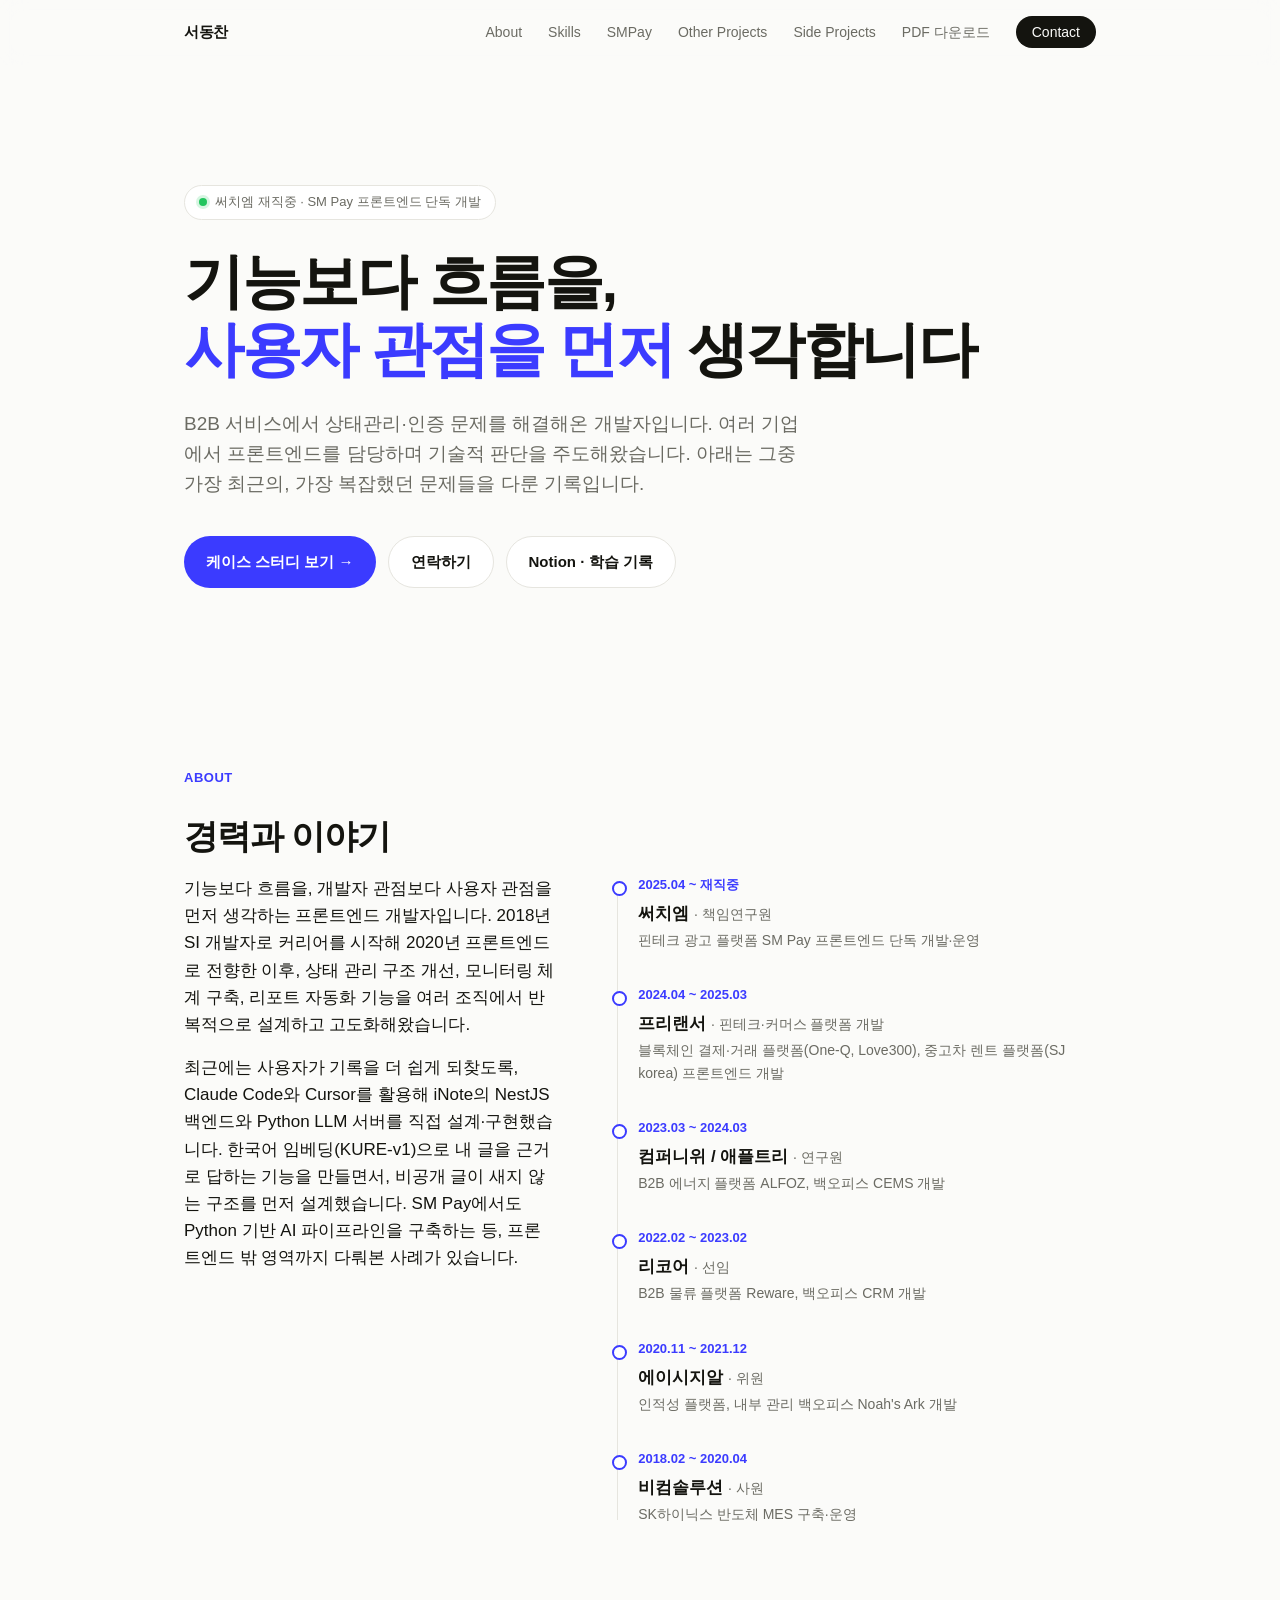
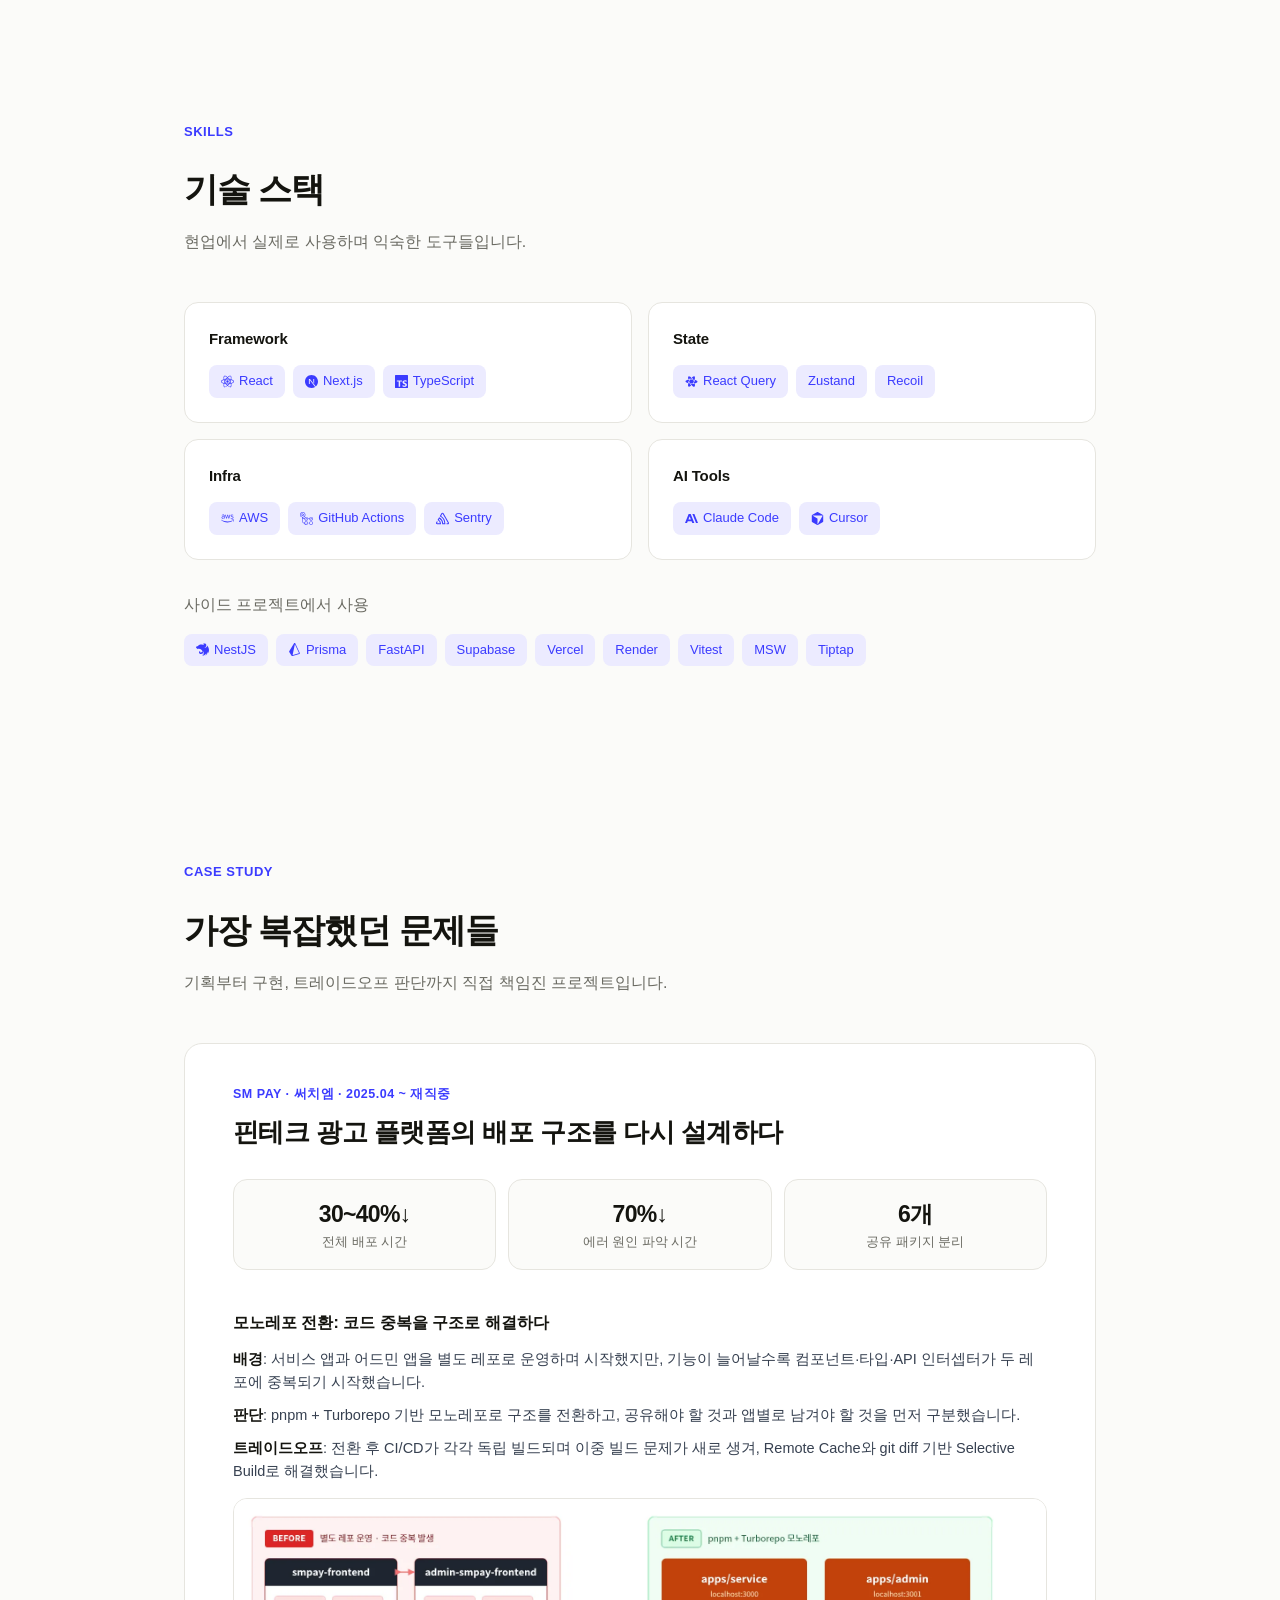
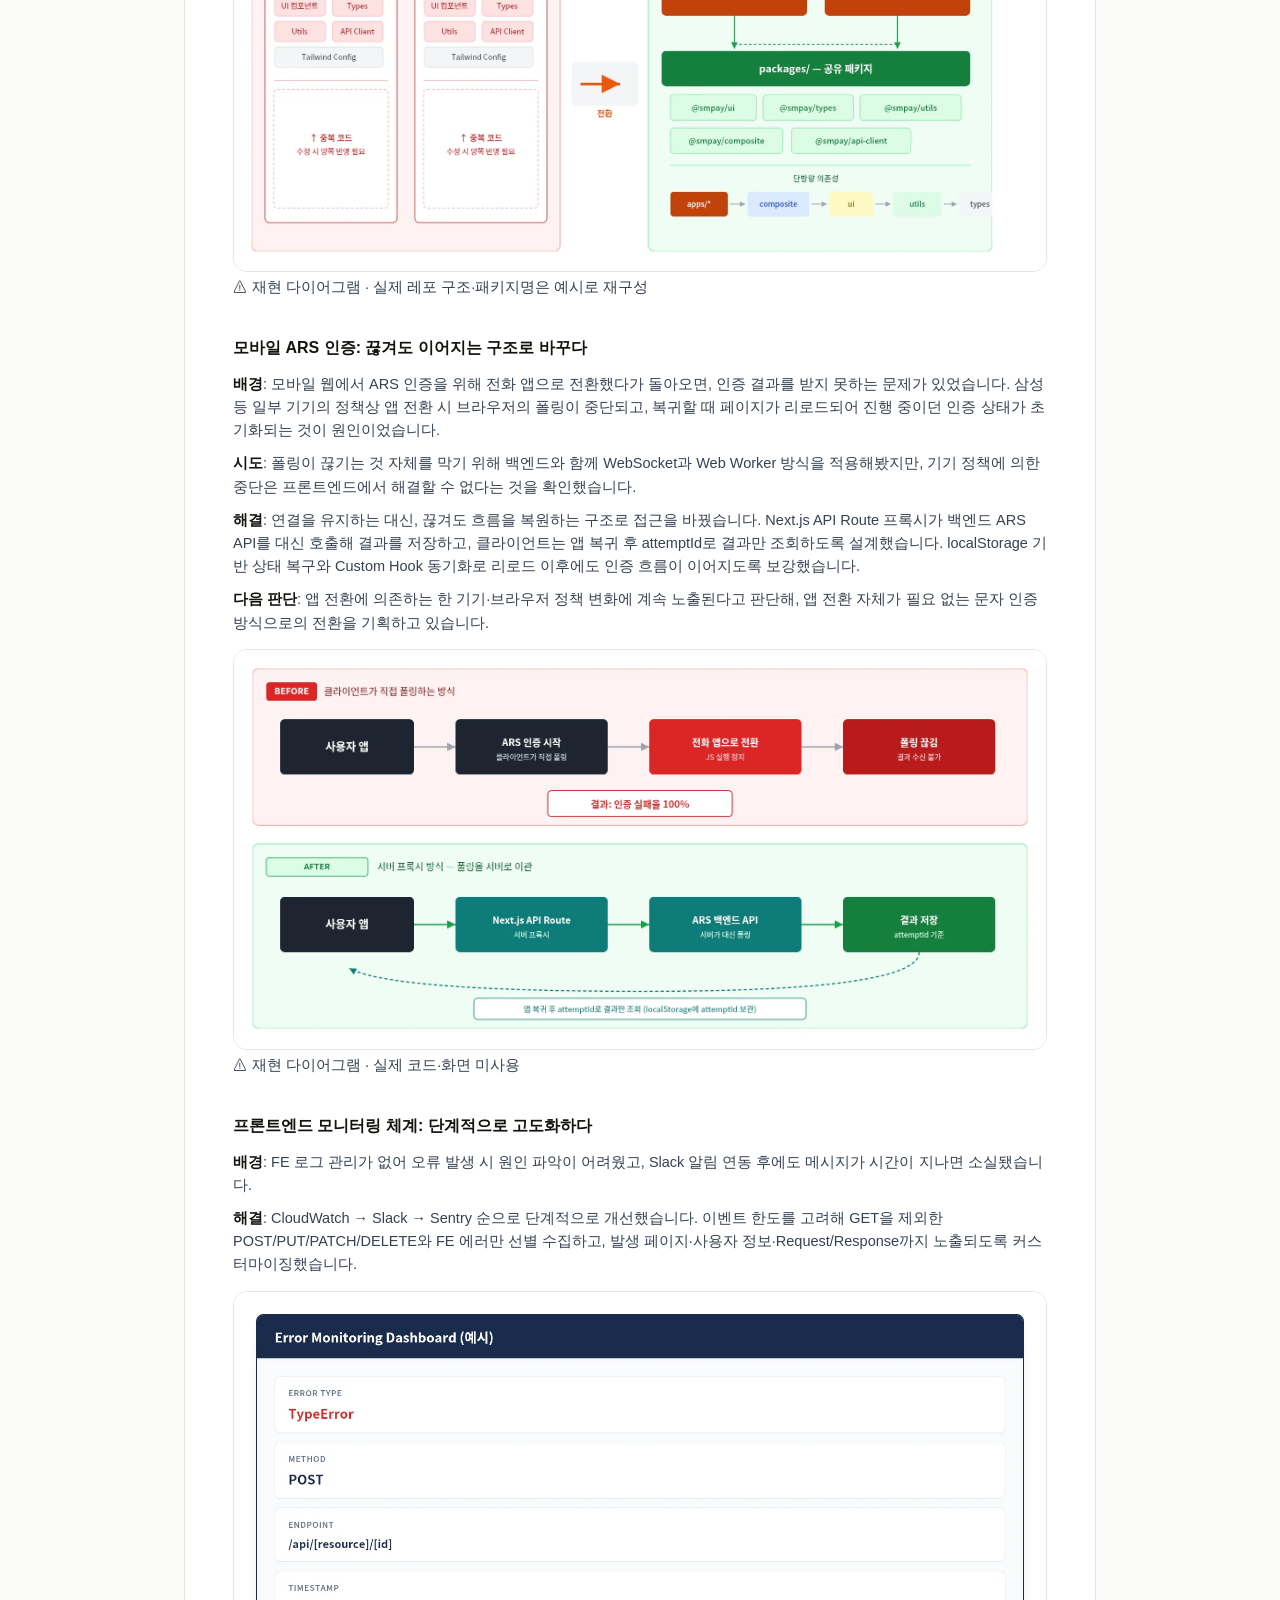
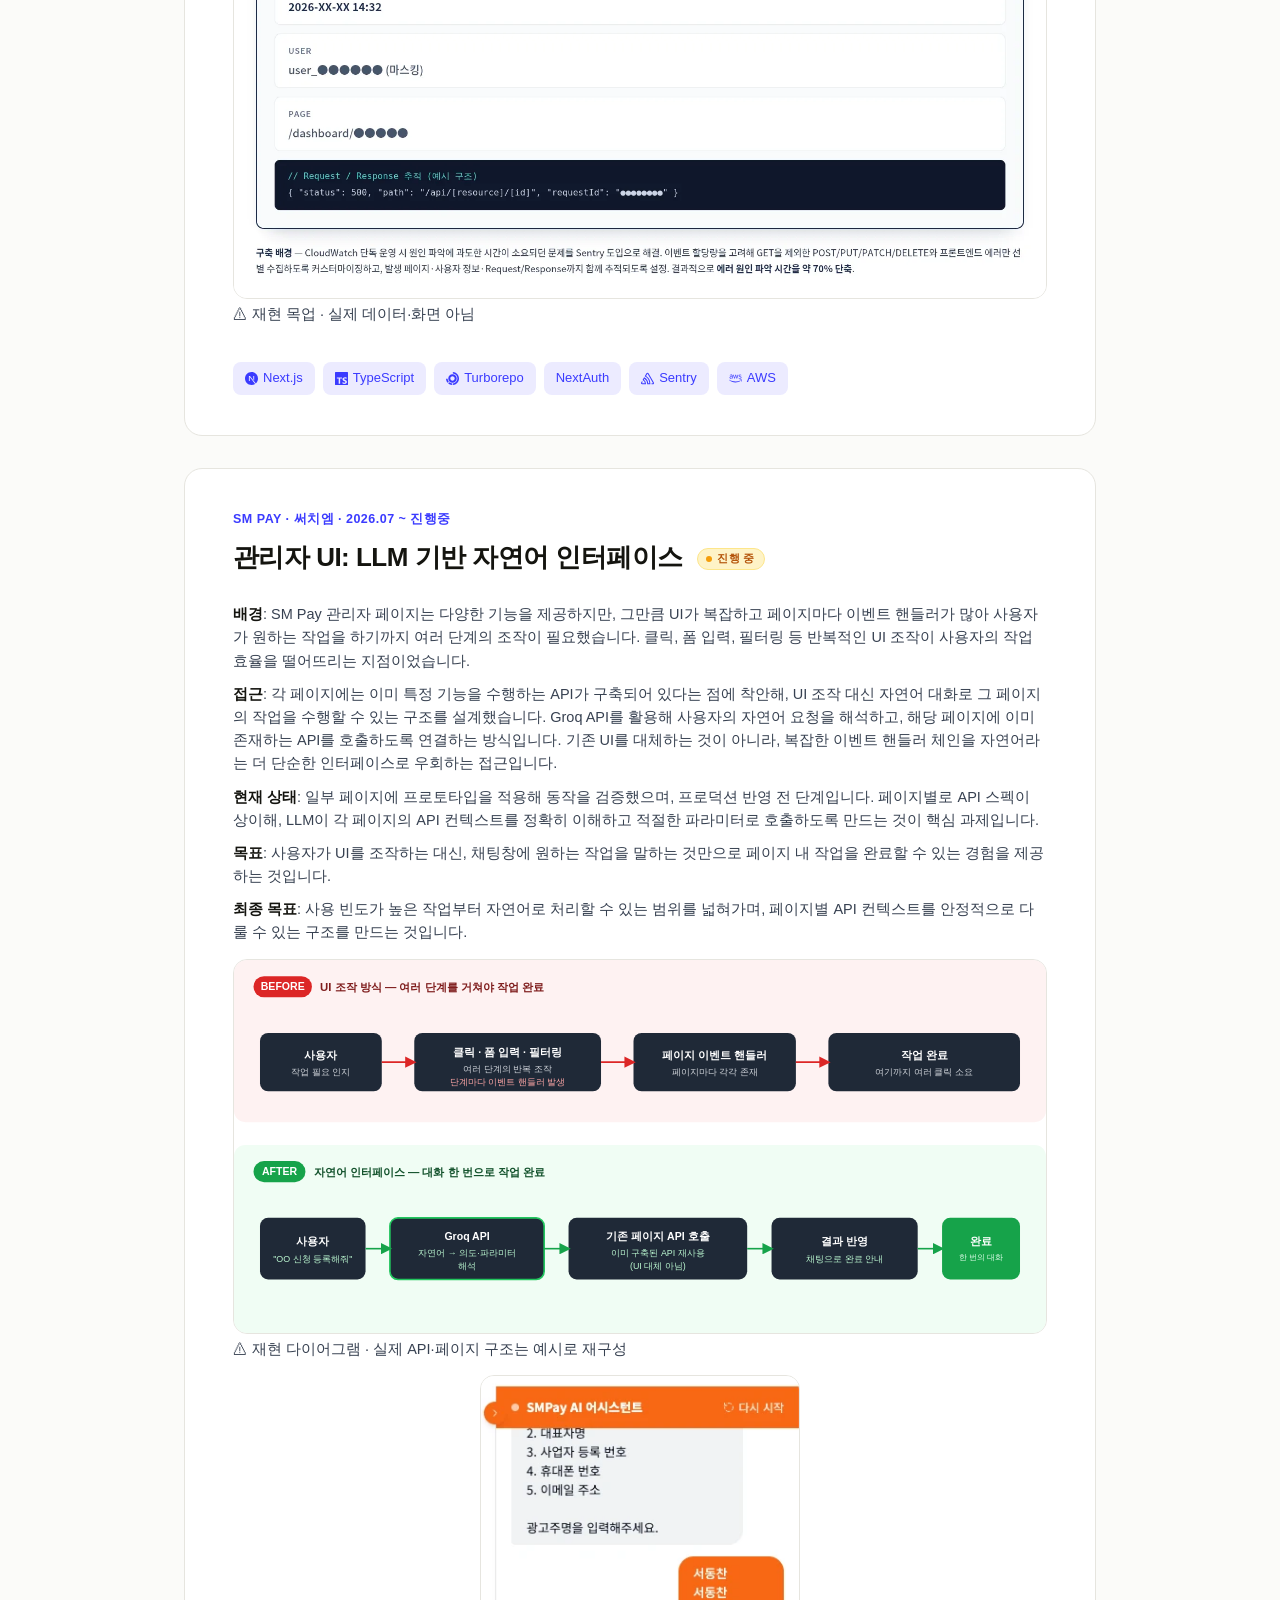
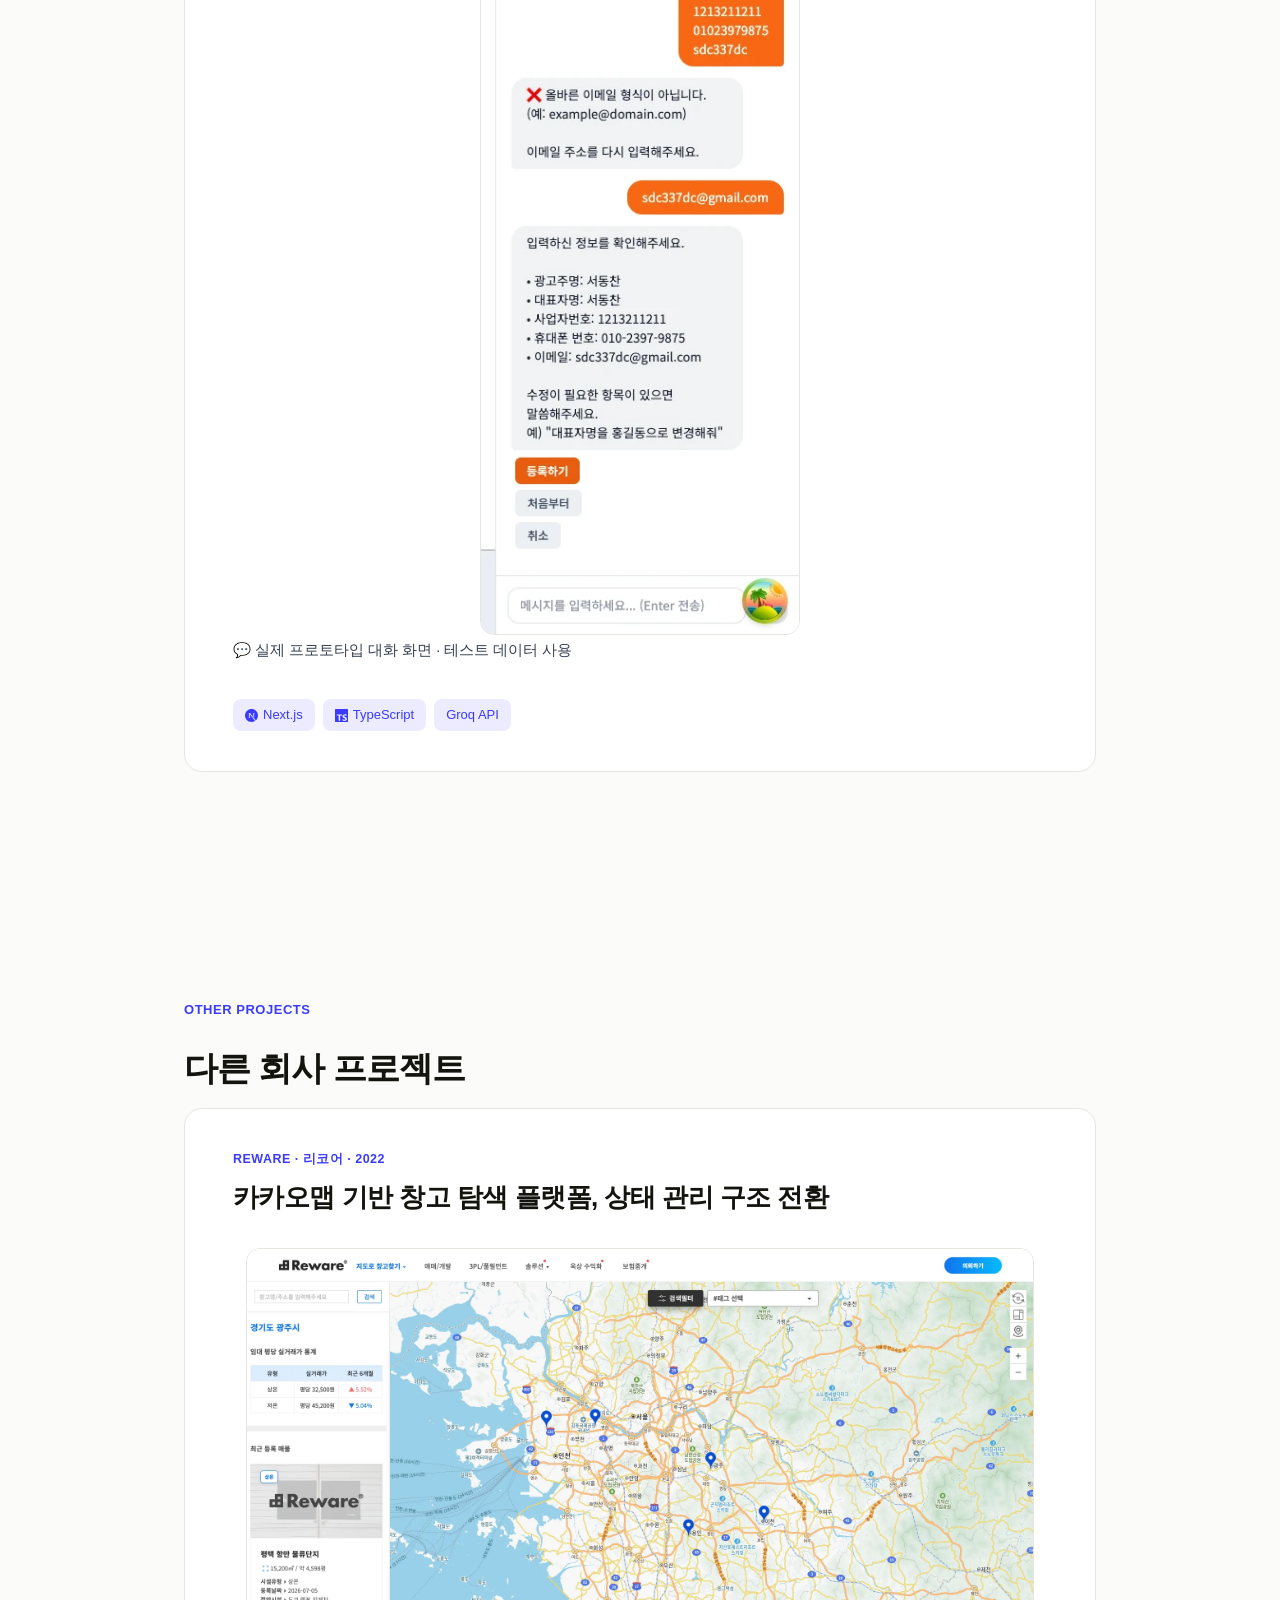
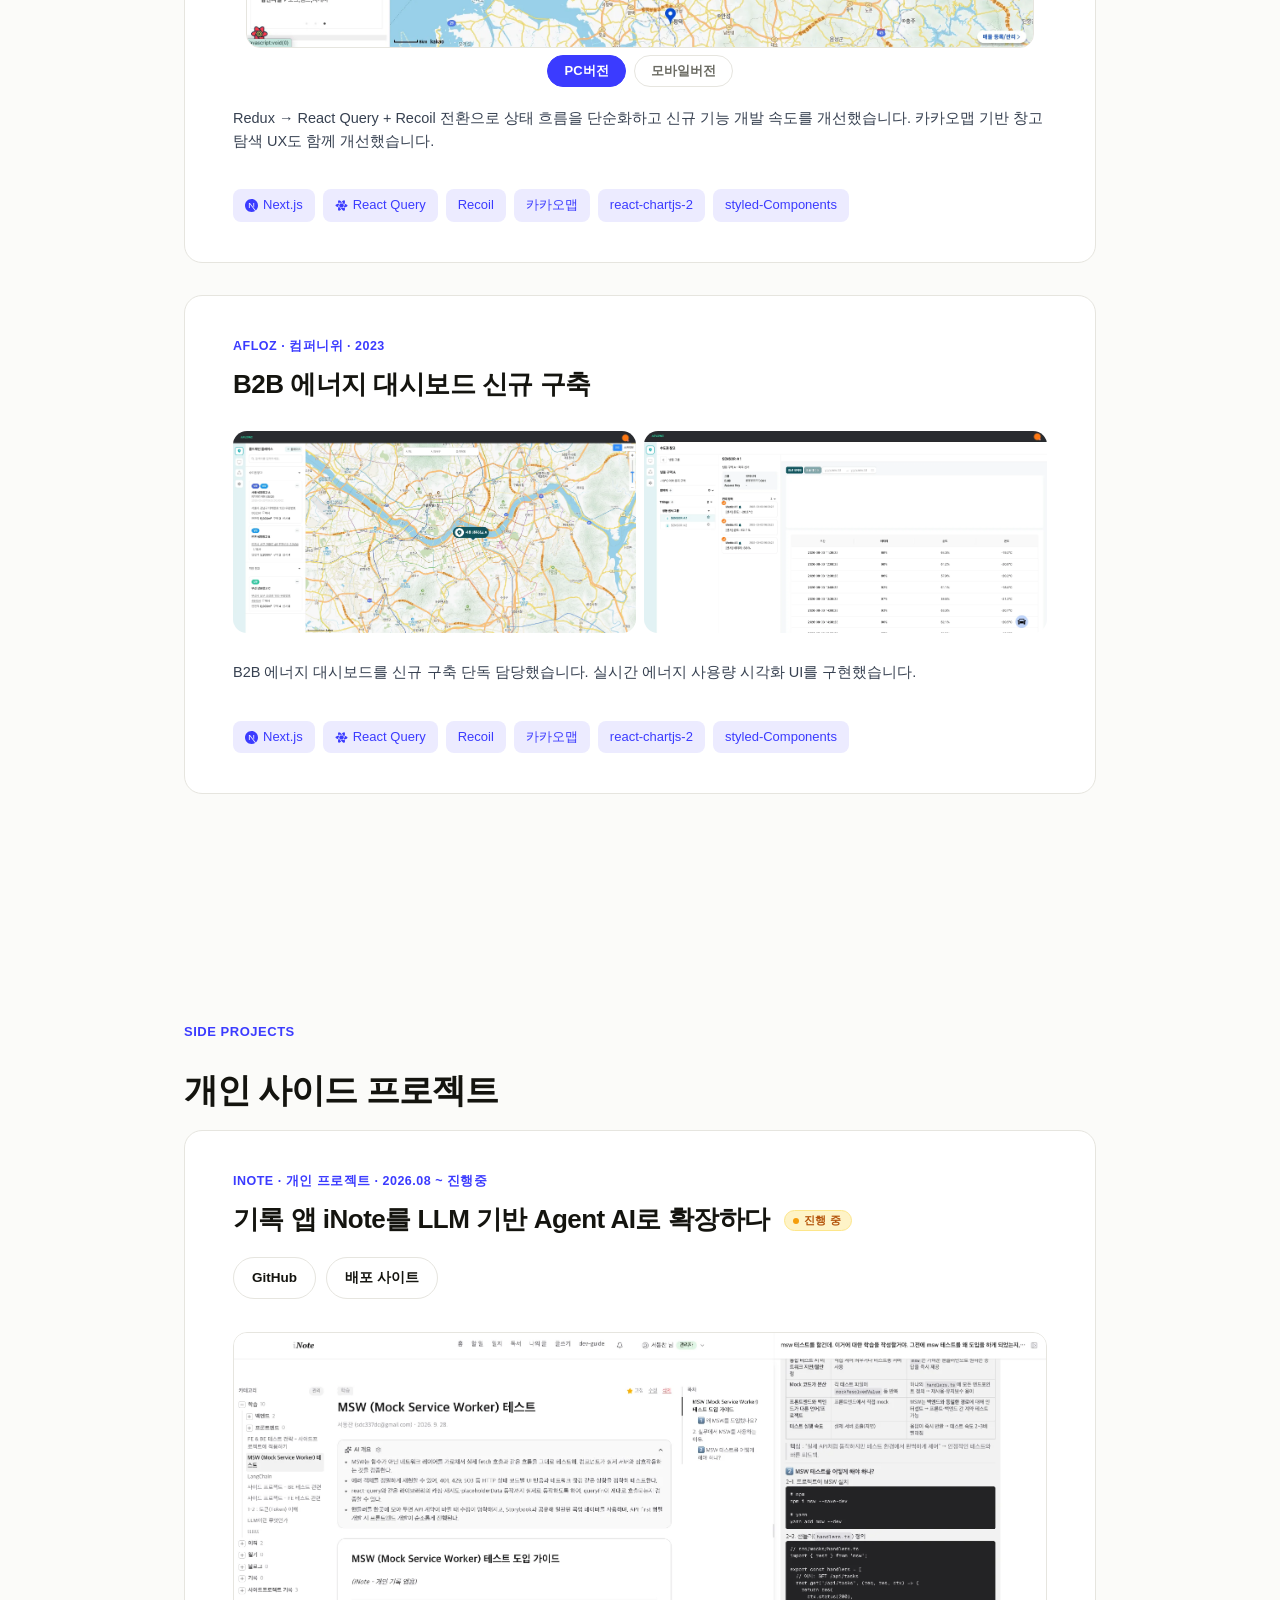
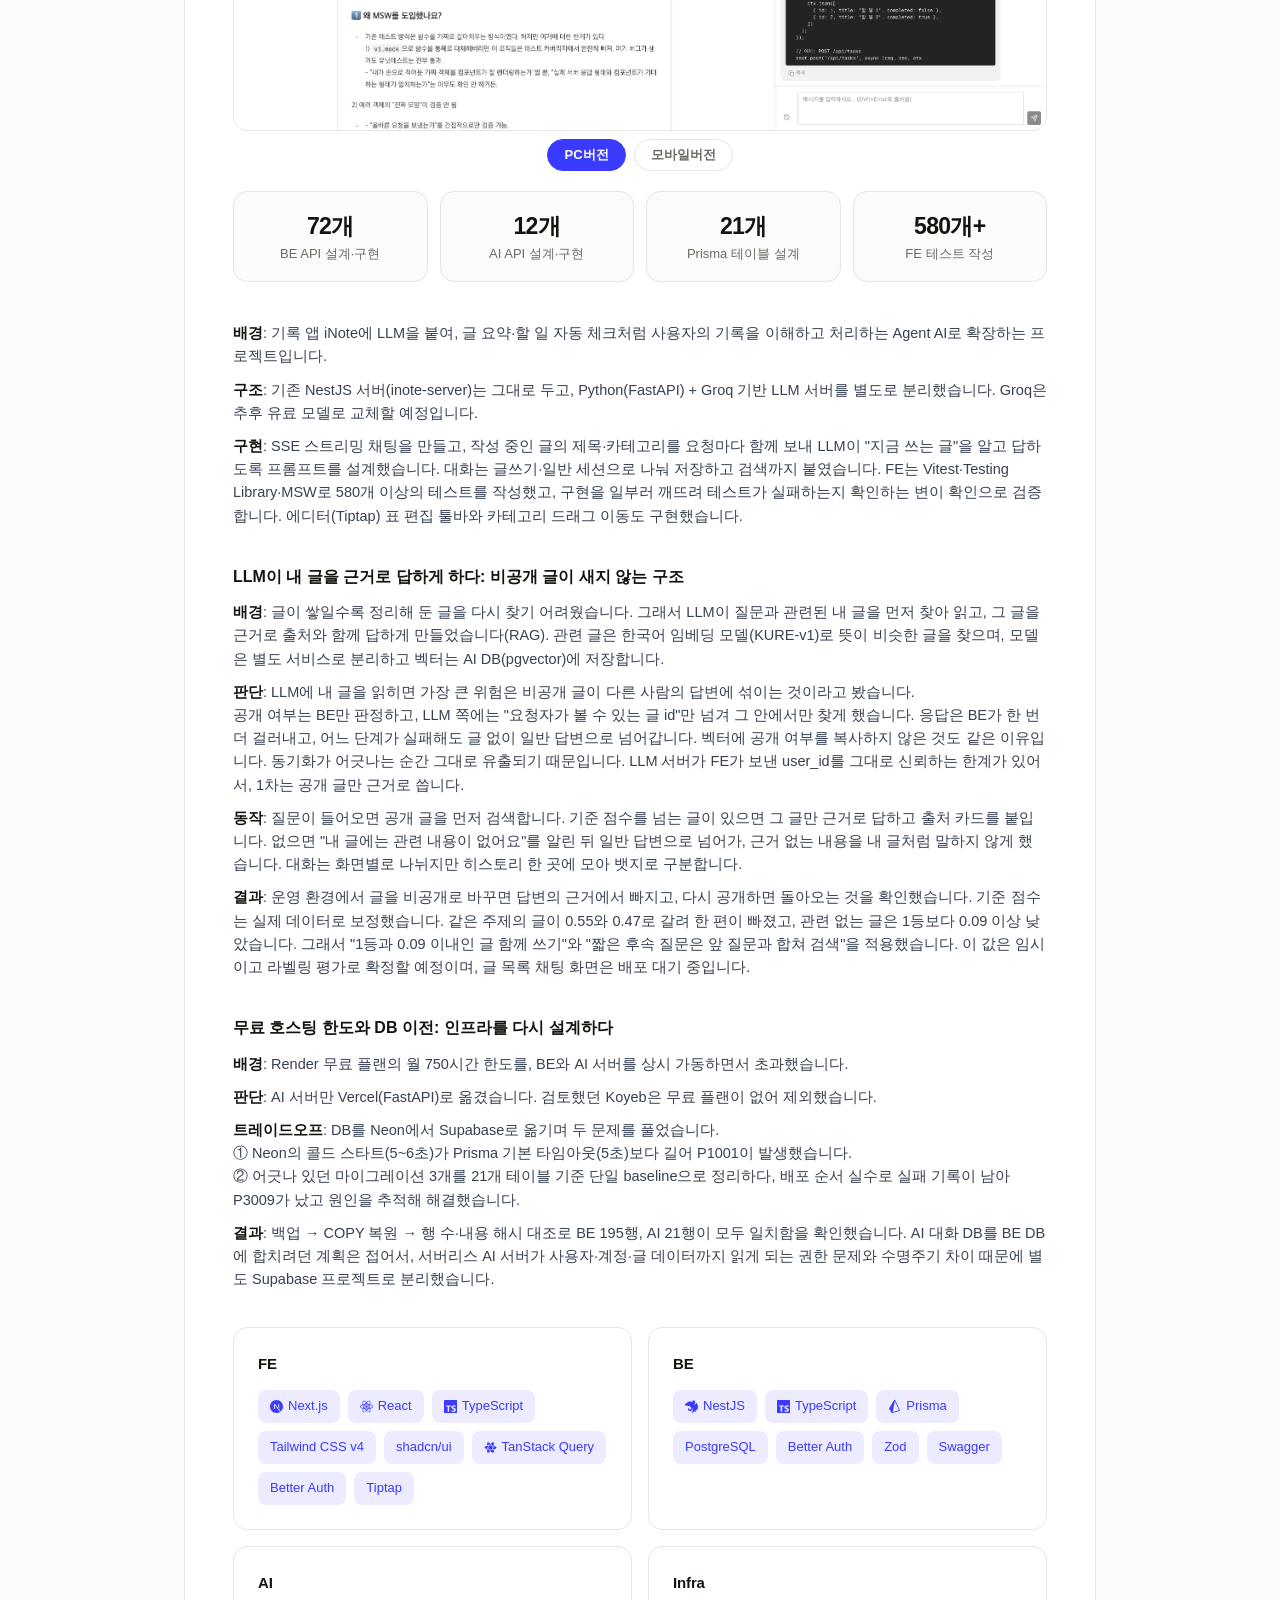
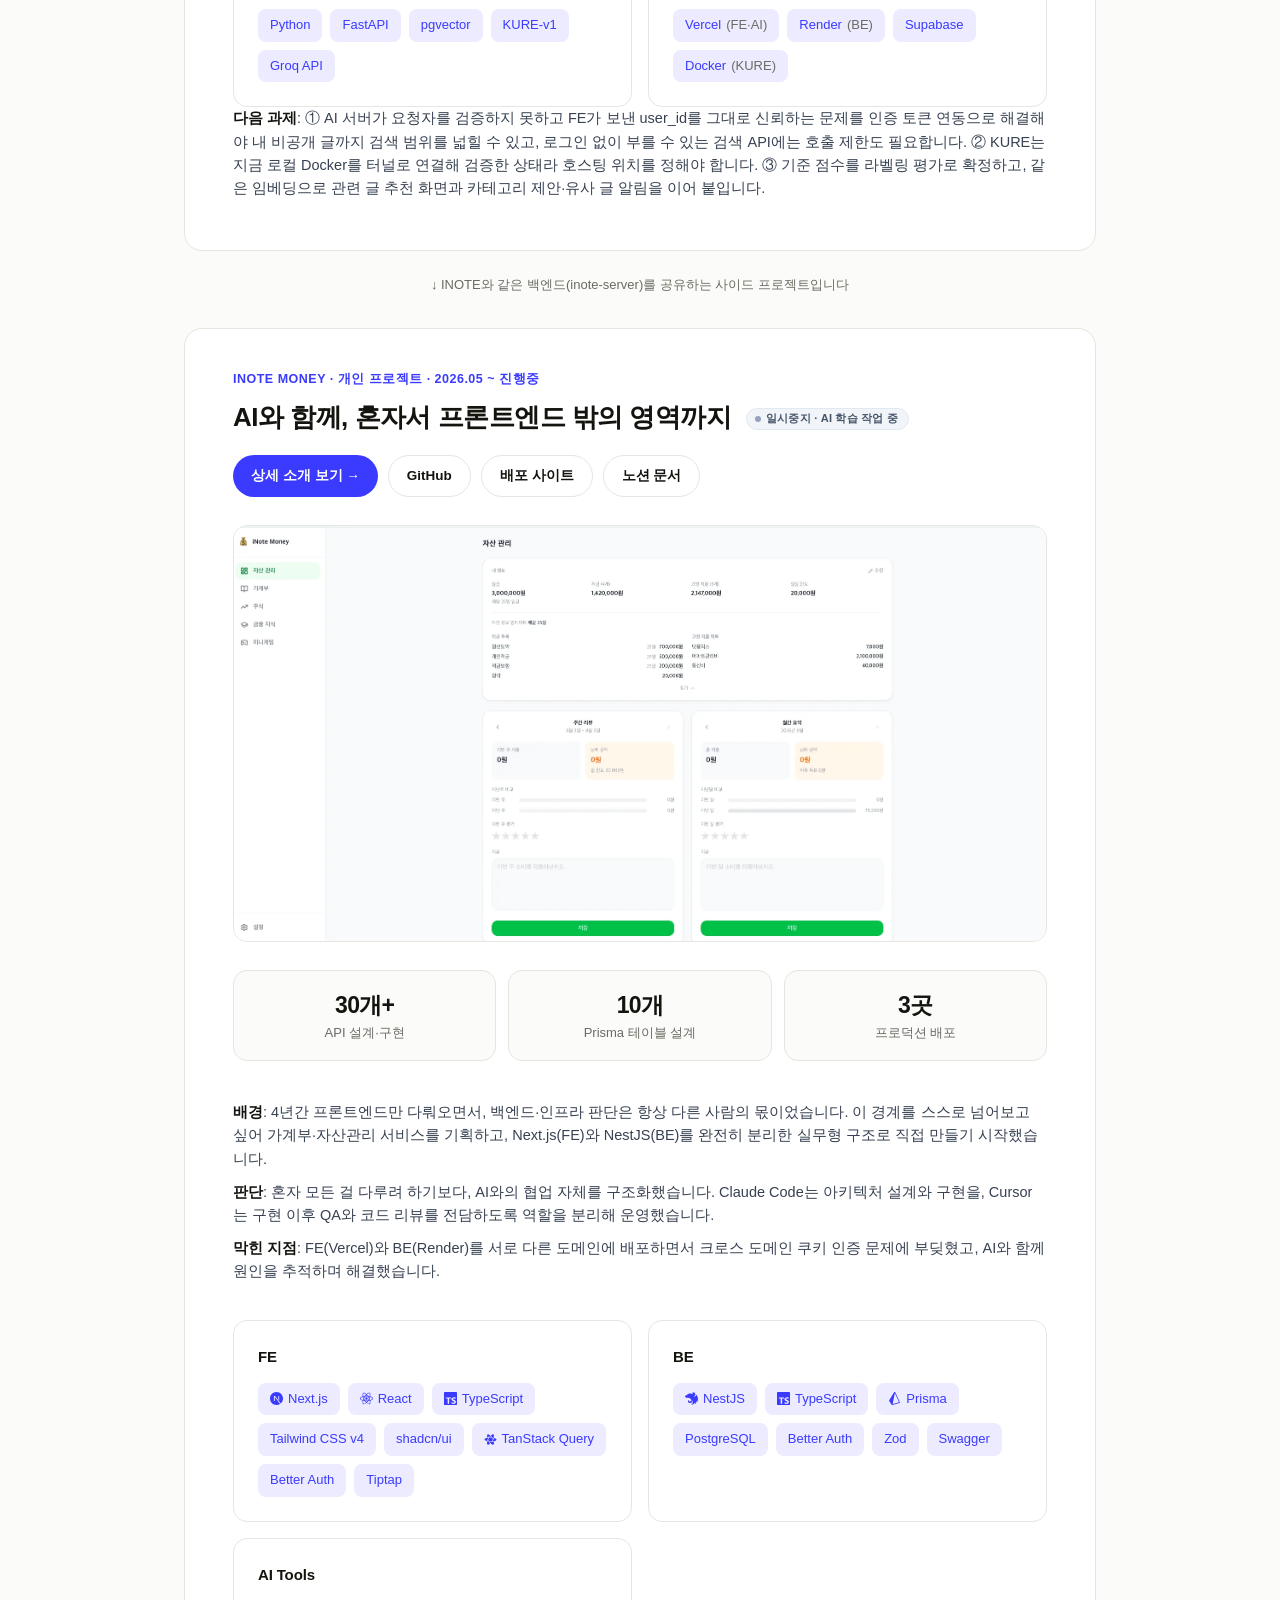
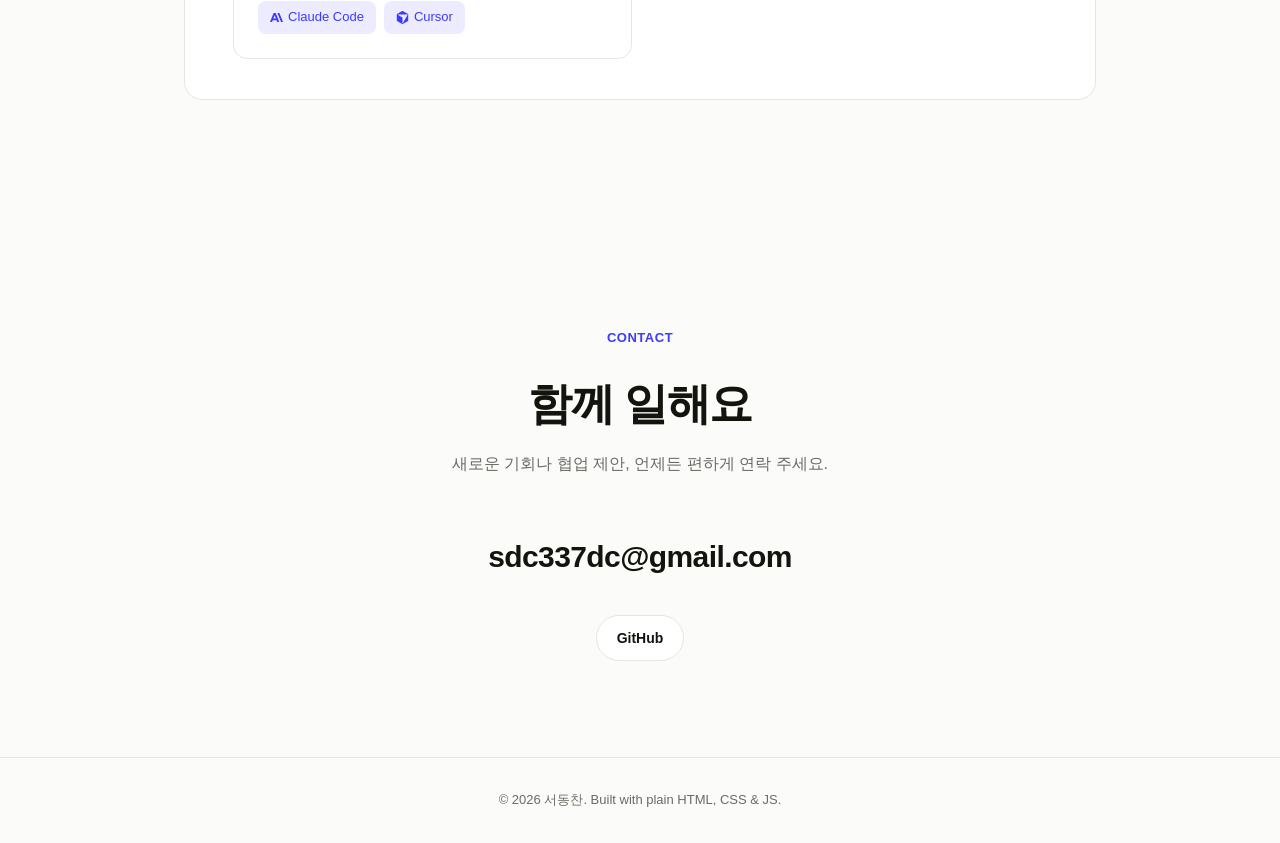
<file: index.html>
<!DOCTYPE html>
<html lang="ko">
<head>
  <meta charset="UTF-8" />
  <meta name="viewport" content="width=device-width, initial-scale=1.0" />
  <meta name="theme-color" content="#fbfbf9" />
  <title>서동찬 · Frontend Developer</title>
  <meta name="description" content="B2B 서비스에서 상태관리·인증 문제를 해결해온 프론트엔드 개발자 서동찬의 포트폴리오." />
  <meta property="og:title" content="서동찬 · Frontend Developer" />
  <meta property="og:description" content="B2B 서비스에서 상태관리·인증 문제를 해결해온 프론트엔드 개발자 서동찬의 포트폴리오. SM Pay, Inote Money 등 실무·사이드 프로젝트 케이스 스터디." />
  <meta property="og:type" content="website" />
  <meta property="og:image" content="assets/inote-dashboard.webp" />

  <style>
    :root {
      --bg: #fbfbf9;
      --surface: #ffffff;
      --text: #14140f;
      --muted: #6b6b63;
      --border: #e6e5df;
      --accent: #3b3bff;
      --accent-soft: #ecebff;
      --radius: 14px;
      --maxw: 960px;
      --ease: cubic-bezier(0.22, 1, 0.36, 1);
    }

    * { box-sizing: border-box; margin: 0; padding: 0; }
    html { scroll-behavior: smooth; scroll-padding-top: 84px; }

    body {
      background: var(--bg);
      color: var(--text);
      font-family: -apple-system, BlinkMacSystemFont, "Segoe UI", "Pretendard",
        "Apple SD Gothic Neo", "Noto Sans KR", Roboto, sans-serif;
      line-height: 1.6;
      -webkit-font-smoothing: antialiased;
      text-rendering: optimizeLegibility;
    }

    a { color: inherit; text-decoration: none; }
    img { max-width: 100%; height: auto; display: block; }
    ::selection { background: var(--accent); color: #fff; }

    .wrap { max-width: var(--maxw); margin: 0 auto; padding: 0 24px; }

    /* NAV */
    header {
      position: sticky;
      top: 0;
      z-index: 50;
      backdrop-filter: saturate(180%) blur(12px);
      background: color-mix(in srgb, var(--bg) 82%, transparent);
      border-bottom: 1px solid transparent;
      transition: border-color 0.3s var(--ease);
    }
    header.scrolled { border-bottom-color: var(--border); }
    .nav {
      display: flex;
      align-items: center;
      justify-content: space-between;
      height: 64px;
    }
    .logo { font-weight: 700; letter-spacing: -0.02em; font-size: 15px; }
    .logo span { color: var(--accent); }
    .nav-links { display: flex; align-items: center; gap: 26px; list-style: none; }
    .nav-links a { font-size: 14px; color: var(--muted); font-weight: 500; transition: color 0.2s var(--ease); }
    .nav-links a:hover, .nav-links a.active { color: var(--text); }
    .nav-cta {
      font-size: 14px; font-weight: 600; padding: 8px 16px; border-radius: 999px;
      background: var(--text); color: var(--bg) !important;
      transition: transform 0.2s var(--ease), opacity 0.2s var(--ease);
    }
    .nav-cta:hover { transform: translateY(-1px); opacity: 0.9; }

    .nav-toggle {
      display: none; background: none; border: 1px solid var(--border); border-radius: 10px;
      width: 40px; height: 40px; cursor: pointer; align-items: center; justify-content: center;
    }
    .nav-toggle span { display: block; width: 18px; height: 2px; background: var(--text); position: relative; }
    .nav-toggle span::before, .nav-toggle span::after {
      content: ""; position: absolute; left: 0; width: 18px; height: 2px;
      background: var(--text); transition: transform 0.25s var(--ease);
    }
    .nav-toggle span::before { top: -6px; }
    .nav-toggle span::after { top: 6px; }

    /* SECTIONS */
    section { padding: 96px 0; }
    .eyebrow {
      display: inline-flex; align-items: center;
      font-size: 13px; font-weight: 600; letter-spacing: 0.04em; text-transform: uppercase;
      color: var(--accent); margin-bottom: 20px;
    }
    .section-title { font-size: clamp(26px, 4vw, 34px); font-weight: 700; letter-spacing: -0.03em; margin-bottom: 12px; }
    .section-sub { color: var(--muted); max-width: 560px; margin-bottom: 48px; }

    /* HERO */
    .hero { padding: 120px 0 80px; }
    .hero .badge {
      display: inline-flex; align-items: center; gap: 8px; font-size: 13px; font-weight: 500; color: var(--muted);
      border: 1px solid var(--border); background: var(--surface); padding: 6px 14px; border-radius: 999px; margin-bottom: 28px;
    }
    .dot { width: 8px; height: 8px; border-radius: 50%; background: #22c55e; box-shadow: 0 0 0 3px rgba(34,197,94,0.18); }
    .hero h1 { font-size: clamp(36px, 6.4vw, 60px); line-height: 1.14; font-weight: 800; letter-spacing: -0.04em; margin-bottom: 24px; }
    .hero h1 .accent { color: var(--accent); }
    .hero p.lead { font-size: clamp(16px, 2.4vw, 19px); color: var(--muted); max-width: 620px; margin-bottom: 36px; }
    .hero-actions { display: flex; flex-wrap: wrap; gap: 12px; }
    .btn {
      display: inline-flex; align-items: center; gap: 8px; font-size: 15px; font-weight: 600;
      padding: 13px 22px; border-radius: 999px; transition: transform 0.2s var(--ease), background 0.2s var(--ease);
    }
    .btn-primary { background: var(--accent); color: #fff; }
    .btn-primary:hover { transform: translateY(-2px); }
    .btn-ghost { background: var(--surface); border: 1px solid var(--border); }
    .btn-ghost:hover { transform: translateY(-2px); border-color: var(--text); }

    .stat .num { font-size: clamp(24px, 4vw, 32px); font-weight: 800; letter-spacing: -0.03em; }
    .stat .label { font-size: 13px; color: var(--muted); }

    /* ABOUT */
    .about-grid { display: grid; grid-template-columns: 1fr 1.3fr; gap: 56px; align-items: start; }
    .about-lead { font-size: 17px; }
    .about-lead p + p { margin-top: 16px; }
    .timeline { position: relative; padding-left: 26px; }
    .timeline::before { content: ""; position: absolute; left: 5px; top: 6px; bottom: 6px; width: 1px; background: var(--border); }
    .tl-item { position: relative; padding-bottom: 34px; }
    .tl-item:last-child { padding-bottom: 0; }
    .tl-item::before {
      content: ""; position: absolute; left: -26px; top: 6px; width: 11px; height: 11px; border-radius: 50%;
      background: var(--surface); border: 2px solid var(--accent);
    }
    .tl-period { font-size: 13px; color: var(--accent); font-weight: 600; }
    .tl-role { font-size: 17px; font-weight: 700; margin: 4px 0 2px; }
    .tl-company { font-size: 14px; color: var(--muted); margin-bottom: 10px; }
    .tl-desc { font-size: 14px; color: var(--muted); }

    /* SKILLS */
    .skills-grid { display: grid; grid-template-columns: repeat(2, 1fr); gap: 16px; }
    .skill-card {
      background: var(--surface); border: 1px solid var(--border); border-radius: var(--radius); padding: 24px;
      transition: transform 0.25s var(--ease), border-color 0.25s var(--ease);
    }
    .skill-card:hover { transform: translateY(-3px); border-color: var(--text); }
    .skill-card h3 { font-size: 15px; margin-bottom: 14px; letter-spacing: -0.01em; }
    .chips { display: flex; flex-wrap: wrap; gap: 8px; }
    .chip { display: inline-flex; align-items: center; gap: 5px; font-size: 13px; font-weight: 500; padding: 6px 12px; border-radius: 8px; background: var(--accent-soft); color: var(--accent); }
    .chip svg { width: 13px; height: 13px; fill: currentColor; flex-shrink: 0; }

    /* CASE STUDY (SM Pay / Inote Money) */
    .case-card {
      background: var(--surface); border: 1px solid var(--border); border-radius: calc(var(--radius) + 4px);
      padding: 40px clamp(20px, 4vw, 48px); margin-bottom: 32px;
    }
    .case-label { font-size: 12.5px; font-weight: 700; color: var(--accent); letter-spacing: 0.04em; text-transform: uppercase; }
    .case-title { font-size: clamp(21px, 3vw, 26px); font-weight: 700; letter-spacing: -0.02em; margin: 10px 0 28px; line-height: 1.4; }
    .case-links { display: flex; flex-wrap: wrap; gap: 10px; margin: -8px 0 28px; }
    .case-links .btn { padding: 9px 18px; font-size: 13.5px; }

    .case-impact { display: grid; grid-template-columns: repeat(3, 1fr); gap: 12px; margin-bottom: 40px; }
    .case-impact .stat {
      background: var(--bg); border: 1px solid var(--border); border-radius: var(--radius);
      padding: 16px 10px; text-align: center;
    }
    .case-impact .num { font-size: clamp(19px, 2.6vw, 23px); }
    #inote-impact { grid-template-columns: repeat(4, 1fr); }

    .narrative { margin-bottom: 36px; }
    .narrative:last-of-type { margin-bottom: 0; }
    .narrative h4 { font-size: 16px; font-weight: 700; margin-bottom: 12px; }
    .narrative p { font-size: 14.5px; color: #374151; margin-bottom: 10px; }
    .narrative p .label { color: var(--text); font-weight: 700; }
    .case-diagram { width: 100%; border-radius: var(--radius); border: 1px solid var(--border); margin: 14px 0 4px; }
    .case-diagram.narrow { max-width: 320px; margin-left: auto; margin-right: auto; }
    .case-caption { font-size: 11.5px; color: #b45309; margin-top: 2px; }
    .shot-view-media { height: 400px; display: flex; align-items: center; justify-content: center; }
    .shot-view-media img { display: none; width: auto; height: auto; max-width: 100%; max-height: 100%; }
    .shot-view-media img.active { display: block; }
    .shot-view-tabs { display: flex; justify-content: center; gap: 8px; margin: 12px 0 20px; }
    .shot-view-tab {
      font-size: 13px; font-weight: 600; padding: 6px 16px; border-radius: 999px;
      border: 1px solid var(--border); background: var(--surface); color: var(--muted); cursor: pointer;
    }
    .shot-view-tab.active { background: var(--accent); border-color: var(--accent); color: #fff; }
    .wip-badge {
      display: inline-flex; align-items: center; gap: 5px; vertical-align: middle; margin-left: 8px;
      font-size: 11px; font-weight: 700; letter-spacing: 0.02em;
      color: #b45309; background: #fef3c7; border: 1px solid #fde68a;
      padding: 2px 10px 2px 8px; border-radius: 999px;
    }
    .wip-badge::before { content: ""; width: 6px; height: 6px; border-radius: 50%; background: #f59e0b; }
    .paused-badge {
      display: inline-flex; align-items: center; gap: 5px; vertical-align: middle; margin-left: 8px;
      font-size: 11px; font-weight: 700; letter-spacing: 0.02em;
      color: #475569; background: #f1f5f9; border: 1px solid #e2e8f0;
      padding: 2px 10px 2px 8px; border-radius: 999px;
    }
    .paused-badge::before { content: ""; width: 6px; height: 6px; border-radius: 50%; background: #94a3b8; }

    .case-tags { display: flex; flex-wrap: wrap; gap: 8px; margin-top: 8px; }

    /* OTHER PROJECTS */
    .other-shots { display: flex; align-items: flex-start; gap: 8px; margin-bottom: 28px; }
    .other-shots .shot-cell { flex: 1; min-width: 0; width: 100%; height: auto; display: block; border-radius: var(--radius); }
    .other-shots .shot-cell.wide { flex: 0 0 77%; }
    .other-shots .shot-cell.narrow { flex: 0 0 21%; }

    /* CONTACT */
    .contact { text-align: center; }
    .contact .section-title { font-size: clamp(28px, 5vw, 44px); }
    .contact-mail {
      display: inline-block; font-size: clamp(20px, 4vw, 30px); font-weight: 700; letter-spacing: -0.02em;
      margin: 8px 0 32px; border-bottom: 2px solid transparent; transition: border-color 0.2s var(--ease);
    }
    .contact-mail:hover { border-bottom-color: var(--accent); }
    .socials { display: flex; justify-content: center; gap: 12px; flex-wrap: wrap; }
    .social {
      display: inline-flex; align-items: center; gap: 8px; font-size: 14px; font-weight: 600;
      padding: 11px 20px; border-radius: 999px; background: var(--surface); border: 1px solid var(--border);
      transition: transform 0.2s var(--ease), border-color 0.2s var(--ease);
    }
    .social:hover { transform: translateY(-2px); border-color: var(--text); }

    footer { border-top: 1px solid var(--border); padding: 32px 0; text-align: center; font-size: 13px; color: var(--muted); }

    /* REVEAL */
    .reveal { opacity: 0; transform: translateY(20px); transition: opacity 0.6s var(--ease), transform 0.6s var(--ease); }
    .reveal.in { opacity: 1; transform: none; }
    @media (prefers-reduced-motion: reduce) {
      html { scroll-behavior: auto; }
      .reveal { opacity: 1; transform: none; transition: none; }
    }

    /* RESPONSIVE */
    @media (max-width: 760px) {
      section { padding: 72px 0; }
      .nav-toggle { display: inline-flex; }
      .nav-links {
        position: absolute; top: 64px; left: 0; right: 0; flex-direction: column; align-items: flex-start; gap: 4px;
        background: var(--surface); border-bottom: 1px solid var(--border); padding: 12px 24px 20px;
        transform: translateY(-8px); opacity: 0; pointer-events: none;
        transition: opacity 0.25s var(--ease), transform 0.25s var(--ease);
      }
      .nav-links.open { transform: none; opacity: 1; pointer-events: auto; }
      .nav-links a { padding: 8px 0; width: 100%; }
      .about-grid { grid-template-columns: 1fr; gap: 40px; }
      .skills-grid { grid-template-columns: 1fr; }
      .case-impact { grid-template-columns: 1fr; }
      #inote-impact { grid-template-columns: 1fr; }
    }
  </style>
</head>
<body>
  <header id="header">
    <div class="wrap nav">
      <a href="#home" class="logo">서동찬</a>
      <button class="nav-toggle" id="navToggle" aria-label="메뉴 열기" aria-expanded="false">
        <span></span>
      </button>
      <ul class="nav-links" id="navLinks">
        <li><a href="#about">About</a></li>
        <li><a href="#skills">Skills</a></li>
        <li><a href="#smpay">SMPay</a></li>
        <li><a href="#projects">Other Projects</a></li>
        <li><a href="#side-project">Side Projects</a></li>
        <li><a href="print.html" target="_blank" rel="noopener">PDF 다운로드</a></li>
        <li><a href="#contact" class="nav-cta">Contact</a></li>
      </ul>
    </div>
  </header>

  <main>
    <!-- HERO -->
    <section class="hero" id="home">
      <div class="wrap">
        <span class="badge reveal"><span class="dot"></span> 써치엠 재직중 · SM Pay 프론트엔드 단독 개발</span>
        <h1 class="reveal">
          기능보다 흐름을,<br />
          <span class="accent">사용자 관점을 먼저</span> 생각합니다
        </h1>
        <p class="lead reveal">
          B2B 서비스에서 상태관리·인증 문제를 해결해온 개발자입니다.
          여러 기업에서 프론트엔드를 담당하며 기술적 판단을 주도해왔습니다. 아래는 그중 가장 최근의, 가장 복잡했던 문제들을 다룬 기록입니다.
        </p>
        <div class="hero-actions reveal">
          <a href="#work" class="btn btn-primary">케이스 스터디 보기 →</a>
          <a href="#contact" class="btn btn-ghost">연락하기</a>
          <a href="https://glow-behavior-7ca.notion.site/My-Study-History-65227c8648e1419985dac1bb9b4b63df?pvs=73" target="_blank" rel="noopener" class="btn btn-ghost">Notion · 학습 기록</a>
        </div>
      </div>
    </section>

    <!-- ABOUT -->
    <section id="about">
      <div class="wrap">
        <span class="eyebrow reveal">About</span>
        <h2 class="section-title reveal">경력과 이야기</h2>
        <div class="about-grid">
          <div class="about-lead reveal">
            <p>
              기능보다 흐름을, 개발자 관점보다 사용자 관점을 먼저 생각하는 프론트엔드 개발자입니다.
              2018년 SI 개발자로 커리어를 시작해 2020년 프론트엔드로 전향한 이후, 상태 관리 구조 개선,
              모니터링 체계 구축, 리포트 자동화 기능을 여러 조직에서 반복적으로 설계하고 고도화해왔습니다.
            </p>
            <p>
              최근에는 사용자가 기록을 더 쉽게 되찾도록, Claude Code와 Cursor를 활용해 iNote의 NestJS 백엔드와
              Python LLM 서버를 직접 설계·구현했습니다. 한국어 임베딩(KURE-v1)으로 내 글을 근거로 답하는 기능을
              만들면서, 비공개 글이 새지 않는 구조를 먼저 설계했습니다. SM Pay에서도 Python 기반 AI 파이프라인을
              구축하는 등, 프론트엔드 밖 영역까지 다뤄본 사례가 있습니다.
            </p>
          </div>

          <div class="timeline reveal">
            <div class="tl-item">
              <div class="tl-period">2025.04 ~ 재직중</div>
              <div class="tl-role">써치엠 <span style="font-weight:400;color:var(--muted);font-size:14px;">· 책임연구원</span></div>
              <div class="tl-desc">핀테크 광고 플랫폼 SM Pay 프론트엔드 단독 개발·운영</div>
            </div>
            <div class="tl-item">
              <div class="tl-period">2024.04 ~ 2025.03</div>
              <div class="tl-role">프리랜서 <span style="font-weight:400;color:var(--muted);font-size:14px;">· 핀테크·커머스 플랫폼 개발</span></div>
              <div class="tl-desc">블록체인 결제·거래 플랫폼(One-Q, Love300), 중고차 렌트 플랫폼(SJ korea) 프론트엔드 개발</div>
            </div>
            <div class="tl-item">
              <div class="tl-period">2023.03 ~ 2024.03</div>
              <div class="tl-role">컴퍼니위 / 애플트리 <span style="font-weight:400;color:var(--muted);font-size:14px;">· 연구원</span></div>
              <div class="tl-desc">B2B 에너지 플랫폼 ALFOZ, 백오피스 CEMS 개발</div>
            </div>
            <div class="tl-item">
              <div class="tl-period">2022.02 ~ 2023.02</div>
              <div class="tl-role">리코어 <span style="font-weight:400;color:var(--muted);font-size:14px;">· 선임</span></div>
              <div class="tl-desc">B2B 물류 플랫폼 Reware, 백오피스 CRM 개발</div>
            </div>
            <div class="tl-item">
              <div class="tl-period">2020.11 ~ 2021.12</div>
              <div class="tl-role">에이시지알 <span style="font-weight:400;color:var(--muted);font-size:14px;">· 위원</span></div>
              <div class="tl-desc">인적성 플랫폼, 내부 관리 백오피스 Noah's Ark 개발</div>
            </div>
            <div class="tl-item">
              <div class="tl-period">2018.02 ~ 2020.04</div>
              <div class="tl-role">비컴솔루션 <span style="font-weight:400;color:var(--muted);font-size:14px;">· 사원</span></div>
              <div class="tl-desc">SK하이닉스 반도체 MES 구축·운영</div>
            </div>
          </div>
        </div>
      </div>
    </section>

    <!-- SKILLS -->
    <section id="skills">
      <div class="wrap">
        <span class="eyebrow reveal">Skills</span>
        <h2 class="section-title reveal">기술 스택</h2>
        <p class="section-sub reveal">현업에서 실제로 사용하며 익숙한 도구들입니다.</p>
        <div class="skills-grid">
          <div class="skill-card reveal">
            <h3>Framework</h3>
            <div class="chips">
              <span class="chip"><svg viewBox="0 0 24 24" aria-hidden="true"><path d="M14.23 12.004a2.236 2.236 0 0 1-2.235 2.236 2.236 2.236 0 0 1-2.236-2.236 2.236 2.236 0 0 1 2.235-2.236 2.236 2.236 0 0 1 2.236 2.236zm2.648-10.69c-1.346 0-3.107.96-4.888 2.622-1.78-1.653-3.542-2.602-4.887-2.602-.41 0-.783.093-1.106.278-1.375.793-1.683 3.264-.973 6.365C1.98 8.917 0 10.42 0 12.004c0 1.59 1.99 3.097 5.043 4.03-.704 3.113-.39 5.588.988 6.38.32.187.69.275 1.102.275 1.345 0 3.107-.96 4.888-2.624 1.78 1.654 3.542 2.603 4.887 2.603.41 0 .783-.09 1.106-.275 1.374-.792 1.683-3.263.973-6.365C22.02 15.096 24 13.59 24 12.004c0-1.59-1.99-3.097-5.043-4.032.704-3.11.39-5.587-.988-6.38-.318-.184-.688-.277-1.092-.278zm-.005 1.09v.006c.225 0 .406.044.558.127.666.382.955 1.835.73 3.704-.054.46-.142.945-.25 1.44-.96-.236-2.006-.417-3.107-.534-.66-.905-1.345-1.727-2.035-2.447 1.592-1.48 3.087-2.292 4.105-2.295zm-9.77.02c1.012 0 2.514.808 4.11 2.28-.686.72-1.37 1.537-2.02 2.442-1.107.117-2.154.298-3.113.538-.112-.49-.195-.964-.254-1.42-.23-1.868.054-3.32.714-3.707.19-.09.4-.127.563-.132zm4.882 3.05c.455.468.91.992 1.36 1.564-.44-.02-.89-.034-1.345-.034-.46 0-.915.01-1.36.034.44-.572.895-1.096 1.345-1.565zM12 8.1c.74 0 1.477.034 2.202.093.406.582.802 1.203 1.183 1.86.372.64.71 1.29 1.018 1.946-.308.655-.646 1.31-1.013 1.95-.38.66-.773 1.288-1.18 1.87-.728.063-1.466.098-2.21.098-.74 0-1.477-.035-2.202-.093-.406-.582-.802-1.204-1.183-1.86-.372-.64-.71-1.29-1.018-1.946.303-.657.646-1.313 1.013-1.954.38-.66.773-1.286 1.18-1.868.728-.064 1.466-.098 2.21-.098zm-3.635.254c-.24.377-.48.763-.704 1.16-.225.39-.435.782-.635 1.174-.265-.656-.49-1.31-.676-1.947.64-.15 1.315-.283 2.015-.386zm7.26 0c.695.103 1.365.23 2.006.387-.18.632-.405 1.282-.66 1.933-.2-.39-.41-.783-.64-1.174-.225-.392-.465-.774-.705-1.146zm3.063.675c.484.15.944.317 1.375.498 1.732.74 2.852 1.708 2.852 2.476-.005.768-1.125 1.74-2.857 2.475-.42.18-.88.342-1.355.493-.28-.958-.646-1.956-1.1-2.98.45-1.017.81-2.01 1.085-2.964zm-13.395.004c.278.96.645 1.957 1.1 2.98-.45 1.017-.812 2.01-1.086 2.964-.484-.15-.944-.318-1.37-.5-1.732-.737-2.852-1.706-2.852-2.474 0-.768 1.12-1.742 2.852-2.476.42-.18.88-.342 1.356-.494zm11.678 4.28c.265.657.49 1.312.676 1.948-.64.157-1.316.29-2.016.39.24-.375.48-.762.705-1.158.225-.39.435-.788.636-1.18zm-9.945.02c.2.392.41.783.64 1.175.23.39.465.772.705 1.143-.695-.102-1.365-.23-2.006-.386.18-.63.406-1.282.66-1.933zM17.92 16.32c.112.493.2.968.254 1.423.23 1.868-.054 3.32-.714 3.708-.147.09-.338.128-.563.128-1.012 0-2.514-.807-4.11-2.28.686-.72 1.37-1.536 2.02-2.44 1.107-.118 2.154-.3 3.113-.54zm-11.83.01c.96.234 2.006.415 3.107.532.66.905 1.345 1.727 2.035 2.446-1.595 1.483-3.092 2.295-4.11 2.295-.22-.005-.406-.05-.553-.132-.666-.38-.955-1.834-.73-3.703.054-.46.142-.944.25-1.438zm4.56.64c.44.02.89.034 1.345.034.46 0 .915-.01 1.36-.034-.44.572-.895 1.095-1.345 1.565-.455-.47-.91-.993-1.36-1.565z"/></svg>React</span>
              <span class="chip"><svg viewBox="0 0 24 24" aria-hidden="true"><path d="M18.665 21.978C16.758 23.255 14.465 24 12 24 5.377 24 0 18.623 0 12S5.377 0 12 0s12 5.377 12 12c0 3.583-1.574 6.801-4.067 9.001L9.219 7.2H7.2v9.596h1.615V9.251l9.85 12.727Zm-3.332-8.533 1.6 2.061V7.2h-1.6v6.245Z"/></svg>Next.js</span>
              <span class="chip"><svg viewBox="0 0 24 24" aria-hidden="true"><path d="M1.125 0C.502 0 0 .502 0 1.125v21.75C0 23.498.502 24 1.125 24h21.75c.623 0 1.125-.502 1.125-1.125V1.125C24 .502 23.498 0 22.875 0zm17.363 9.75c.612 0 1.154.037 1.627.111a6.38 6.38 0 0 1 1.306.34v2.458a3.95 3.95 0 0 0-.643-.361 5.093 5.093 0 0 0-.717-.26 5.453 5.453 0 0 0-1.426-.2c-.3 0-.573.028-.819.086a2.1 2.1 0 0 0-.623.242c-.17.104-.3.229-.393.374a.888.888 0 0 0-.14.49c0 .196.053.373.156.529.104.156.252.304.443.444s.423.276.696.41c.273.135.582.274.926.416.47.197.892.407 1.266.628.374.222.695.473.963.753.268.279.472.598.614.957.142.359.214.776.214 1.253 0 .657-.125 1.21-.373 1.656a3.033 3.033 0 0 1-1.012 1.085 4.38 4.38 0 0 1-1.487.596c-.566.12-1.163.18-1.79.18a9.916 9.916 0 0 1-1.84-.164 5.544 5.544 0 0 1-1.512-.493v-2.63a5.033 5.033 0 0 0 3.237 1.2c.333 0 .624-.03.872-.09.249-.06.456-.144.623-.25.166-.108.29-.234.373-.38a1.023 1.023 0 0 0-.074-1.089 2.12 2.12 0 0 0-.537-.5 5.597 5.597 0 0 0-.807-.444 27.72 27.72 0 0 0-1.007-.436c-.918-.383-1.602-.852-2.053-1.405-.45-.553-.676-1.222-.676-2.005 0-.614.123-1.141.369-1.582.246-.441.58-.804 1.004-1.089a4.494 4.494 0 0 1 1.47-.629 7.536 7.536 0 0 1 1.77-.201zm-15.113.188h9.563v2.166H9.506v9.646H6.789v-9.646H3.375z"/></svg>TypeScript</span>
            </div>
          </div>
          <div class="skill-card reveal">
            <h3>State</h3>
            <div class="chips">
              <span class="chip"><svg viewBox="0 0 24 24" aria-hidden="true"><path d="M6.9297 13.6875c.164-.0938.375-.0352.4687.1328l.0625.1055c.4805.8515.9805 1.6601 1.5 2.4258.6133.9023 1.3047 1.8164 2.0743 2.7421a.3455.3455 0 0 1-.0391.4844l-.0742.0664c-2.543 2.2227-4.1914 2.664-4.9532 1.332-.746-1.3046-.4765-3.6718.8086-7.1093a.3437.3437 0 0 1 .1524-.1797ZM17.75 16.3008c.1836-.0313.3594.086.3945.2695l.0196.1016c.6289 3.2851.1875 4.9297-1.3243 4.9297-1.4804 0-3.3593-1.4024-5.6484-4.2032a.3271.3271 0 0 1-.0742-.2226c0-.1875.1562-.3399.3437-.3399h.1211a32.9838 32.9838 0 0 0 2.8086-.0976c1.0703-.086 2.1914-.2305 3.3594-.4375zm.871-6.9766a.3528.3528 0 0 1 .4454-.211l.1016.0352c3.2617 1.1094 4.5039 2.332 3.7187 3.6641-.7656 1.3047-2.9922 2.254-6.6836 2.8477-.082.0117-.168-.004-.2383-.047-.168-.0976-.2265-.3085-.125-.4765l.0625-.1054c.504-.8438.957-1.6836 1.3672-2.5235.4766-.9883.9297-2.0508 1.3516-3.1836zM7.797 8.3398c.082-.0117.168.004.2383.047.168.0976.2265.3085.125.4765l-.0625.1054a34.0882 34.0882 0 0 0-1.3672 2.5235c-.4766.9883-.9297 2.0508-1.3516 3.1836a.3528.3528 0 0 1-.4453.211l-.1016-.0352c-3.2617-1.1094-4.5039-2.332-3.7187-3.6641.7656-1.3047 2.9922-2.254 6.6836-2.8477Zm5.2812-3.9843c2.543-2.2227 4.1914-2.664 4.9532-1.332.746 1.3046.4765 3.6718-.8086 7.1093a.3436.3436 0 0 1-.1524.1797c-.164.0938-.375.0352-.4687-.1328l-.0625-.1055c-.4805-.8515-.9805-1.6601-1.5-2.4258-.6133-.9023-1.3047-1.8164-2.0743-2.7421a.3455.3455 0 0 1 .0391-.4844Zm-5.793-2.082c1.4805 0 3.3633 1.4023 5.6485 4.203a.3488.3488 0 0 1 .0781.2188c-.0039.1914-.1562.3438-.3476.3438l-.1172-.004a34.5835 34.5835 0 0 0-2.8086.1016c-1.0742.086-2.1953.2305-3.3633.4375a.343.343 0 0 1-.3945-.2734l-.0196-.0977c-.629-3.2851-.1876-4.9297 1.3242-4.9297Zm2.8711 5.8124h3.6875a.638.638 0 0 1 .5508.3164l1.8477 3.2188a.6437.6437 0 0 1 0 .6289l-1.8477 3.2227a.638.638 0 0 1-.5507.3164h-3.6875c-.2266 0-.4375-.1211-.547-.3164L7.7579 12.25a.6437.6437 0 0 1 0-.629l1.8516-3.2187c.1093-.1953.3203-.3164.5468-.3164Zm3.2305.793a.638.638 0 0 1 .5508.3164l1.3906 2.4258a.6437.6437 0 0 1 0 .6289l-1.3906 2.4297a.638.638 0 0 1-.5508.3164h-2.7734c-.2266 0-.4375-.1211-.5469-.3164L8.672 12.25a.6437.6437 0 0 1 0-.629l1.3945-2.4257c.1094-.1953.3203-.3164.5469-.3164Zm-.4922.8672h-1.789c-.2266 0-.4336.1172-.547.3164l-.8983 1.5586a.6437.6437 0 0 0 0 .6289l.8984 1.5625a.6317.6317 0 0 0 .5469.3164h1.789a.6317.6317 0 0 0 .547-.3164l.8983-1.5625a.6437.6437 0 0 0 0-.629l-.8984-1.5585c-.1133-.1992-.3203-.3164-.5469-.3164Zm-.4765.8281c.2265 0 .4375.1211.5468.3164l.422.7305c.1132.1953.1132.4375 0 .6289l-.422.7344c-.1093.1953-.3203.3164-.5468.3164h-.836a.6317.6317 0 0 1-.5468-.3164l-.422-.7344c-.1132-.1914-.1132-.4336 0-.629l.422-.7304a.6317.6317 0 0 1 .5468-.3164zm-.418.8164a.548.548 0 0 0-.4727.2735c-.0976.168-.0976.375 0 .5468a.5444.5444 0 0 0 .4727.2696.5444.5444 0 0 0 .4727-.2696c.0976-.1718.0976-.3789 0-.5468A.548.548 0 0 0 12 11.3906Z"/></svg>React Query</span>
              <span class="chip">Zustand</span>
              <span class="chip">Recoil</span>
            </div>
          </div>
          <div class="skill-card reveal">
            <h3>Infra</h3>
            <div class="chips">
              <span class="chip"><svg viewBox="0 0 24 24" aria-hidden="true"><path d="M6.763 10.036c0 .296.032.535.088.71.064.176.144.368.256.576.04.063.056.127.056.183 0 .08-.048.16-.152.24l-.503.335a.383.383 0 0 1-.208.072c-.08 0-.16-.04-.239-.112a2.47 2.47 0 0 1-.287-.375 6.18 6.18 0 0 1-.248-.471c-.622.734-1.405 1.101-2.347 1.101-.67 0-1.205-.191-1.596-.574-.391-.384-.59-.894-.59-1.533 0-.678.239-1.23.726-1.644.487-.415 1.133-.623 1.955-.623.272 0 .551.024.846.064.296.04.6.104.918.176v-.583c0-.607-.127-1.03-.375-1.277-.255-.248-.686-.367-1.3-.367-.28 0-.568.031-.863.103-.295.072-.583.16-.862.272a2.287 2.287 0 0 1-.28.104.488.488 0 0 1-.127.023c-.112 0-.168-.08-.168-.247v-.391c0-.128.016-.224.056-.28a.597.597 0 0 1 .224-.167c.279-.144.614-.264 1.005-.36a4.84 4.84 0 0 1 1.246-.151c.95 0 1.644.216 2.091.647.439.43.662 1.085.662 1.963v2.586zm-3.24 1.214c.263 0 .534-.048.822-.144.287-.096.543-.271.758-.51.128-.152.224-.32.272-.512.047-.191.08-.423.08-.694v-.335a6.66 6.66 0 0 0-.735-.136 6.02 6.02 0 0 0-.75-.048c-.535 0-.926.104-1.19.32-.263.215-.39.518-.39.917 0 .375.095.655.295.846.191.2.47.296.838.296zm6.41.862c-.144 0-.24-.024-.304-.08-.064-.048-.12-.16-.168-.311L7.586 5.55a1.398 1.398 0 0 1-.072-.32c0-.128.064-.2.191-.2h.783c.151 0 .255.025.31.08.065.048.113.16.16.312l1.342 5.284 1.245-5.284c.04-.16.088-.264.151-.312a.549.549 0 0 1 .32-.08h.638c.152 0 .256.025.32.08.063.048.12.16.151.312l1.261 5.348 1.381-5.348c.048-.16.104-.264.16-.312a.52.52 0 0 1 .311-.08h.743c.127 0 .2.065.2.2 0 .04-.009.08-.017.128a1.137 1.137 0 0 1-.056.2l-1.923 6.17c-.048.16-.104.263-.168.311a.51.51 0 0 1-.303.08h-.687c-.151 0-.255-.024-.32-.08-.063-.056-.119-.16-.15-.32l-1.238-5.148-1.23 5.14c-.04.16-.087.264-.15.32-.065.056-.177.08-.32.08zm10.256.215c-.415 0-.83-.048-1.229-.143-.399-.096-.71-.2-.918-.32-.128-.071-.215-.151-.247-.223a.563.563 0 0 1-.048-.224v-.407c0-.167.064-.247.183-.247.048 0 .096.008.144.024.048.016.12.048.2.08.271.12.566.215.878.279.319.064.63.096.95.096.502 0 .894-.088 1.165-.264a.86.86 0 0 0 .415-.758.777.777 0 0 0-.215-.559c-.144-.151-.416-.287-.807-.415l-1.157-.36c-.583-.183-1.014-.454-1.277-.813a1.902 1.902 0 0 1-.4-1.158c0-.335.073-.63.216-.886.144-.255.335-.479.575-.654.24-.184.51-.32.83-.415.32-.096.655-.136 1.006-.136.175 0 .359.008.535.032.183.024.35.056.518.088.16.04.312.08.455.127.144.048.256.096.336.144a.69.69 0 0 1 .24.2.43.43 0 0 1 .071.263v.375c0 .168-.064.256-.184.256a.83.83 0 0 1-.303-.096 3.652 3.652 0 0 0-1.532-.311c-.455 0-.815.071-1.062.223-.248.152-.375.383-.375.71 0 .224.08.416.24.567.159.152.454.304.877.44l1.134.358c.574.184.99.44 1.237.767.247.327.367.702.367 1.117 0 .343-.072.655-.207.926-.144.272-.336.511-.583.703-.248.2-.543.343-.886.447-.36.111-.734.167-1.142.167zM21.698 16.207c-2.626 1.94-6.442 2.969-9.722 2.969-4.598 0-8.74-1.7-11.87-4.526-.247-.223-.024-.527.272-.351 3.384 1.963 7.559 3.153 11.877 3.153 2.914 0 6.114-.607 9.06-1.852.439-.2.814.287.383.607zM22.792 14.961c-.336-.43-2.22-.207-3.074-.103-.255.032-.295-.192-.063-.36 1.5-1.053 3.967-.75 4.254-.399.287.36-.08 2.826-1.485 4.007-.215.184-.423.088-.327-.151.32-.79 1.03-2.57.695-2.994z"/></svg>AWS</span>
              <span class="chip"><svg viewBox="0 0 24 24" aria-hidden="true"><path d="M10.984 13.836a.5.5 0 0 1-.353-.146l-.745-.743a.5.5 0 1 1 .706-.708l.392.391 1.181-1.18a.5.5 0 0 1 .708.707l-1.535 1.533a.504.504 0 0 1-.354.146zm9.353-.147l1.534-1.532a.5.5 0 0 0-.707-.707l-1.181 1.18-.392-.391a.5.5 0 1 0-.706.708l.746.743a.497.497 0 0 0 .706-.001zM4.527 7.452l2.557-1.585A1 1 0 0 0 7.09 4.17L4.533 2.56A1 1 0 0 0 3 3.406v3.196a1.001 1.001 0 0 0 1.527.85zm2.03-2.436L4 6.602V3.406l2.557 1.61zM24 12.5c0 1.93-1.57 3.5-3.5 3.5a3.503 3.503 0 0 1-3.46-3h-2.08a3.503 3.503 0 0 1-3.46 3 3.502 3.502 0 0 1-3.46-3h-.558c-.972 0-1.85-.399-2.482-1.042V17c0 1.654 1.346 3 3 3h.04c.244-1.693 1.7-3 3.46-3 1.93 0 3.5 1.57 3.5 3.5S13.43 24 11.5 24a3.502 3.502 0 0 1-3.46-3H8c-2.206 0-4-1.794-4-4V9.899A5.008 5.008 0 0 1 0 5c0-2.757 2.243-5 5-5s5 2.243 5 5a5.005 5.005 0 0 1-4.952 4.998A2.482 2.482 0 0 0 7.482 12h.558c.244-1.693 1.7-3 3.46-3a3.502 3.502 0 0 1 3.46 3h2.08a3.503 3.503 0 0 1 3.46-3c1.93 0 3.5 1.57 3.5 3.5zm-15 8c0 1.378 1.122 2.5 2.5 2.5s2.5-1.122 2.5-2.5-1.122-2.5-2.5-2.5S9 19.122 9 20.5zM5 9c2.206 0 4-1.794 4-4S7.206 1 5 1 1 2.794 1 5s1.794 4 4 4zm9 3.5c0-1.378-1.122-2.5-2.5-2.5S9 11.122 9 12.5s1.122 2.5 2.5 2.5 2.5-1.122 2.5-2.5zm9 0c0-1.378-1.122-2.5-2.5-2.5S18 11.122 18 12.5s1.122 2.5 2.5 2.5 2.5-1.122 2.5-2.5zm-13 8a.5.5 0 1 0 1 0 .5.5 0 0 0-1 0zm2 0a.5.5 0 1 0 1 0 .5.5 0 0 0-1 0zm12 0c0 1.93-1.57 3.5-3.5 3.5a3.503 3.503 0 0 1-3.46-3.002c-.007.001-.013.005-.021.005l-.506.017h-.017a.5.5 0 0 1-.016-.999l.506-.017c.018-.002.035.006.052.007A3.503 3.503 0 0 1 20.5 17c1.93 0 3.5 1.57 3.5 3.5zm-1 0c0-1.378-1.122-2.5-2.5-2.5S18 19.122 18 20.5s1.122 2.5 2.5 2.5 2.5-1.122 2.5-2.5z"/></svg>GitHub Actions</span>
              <span class="chip"><svg viewBox="0 0 24 24" aria-hidden="true"><path d="M13.91 2.505c-.873-1.448-2.972-1.448-3.844 0L6.904 7.92a15.478 15.478 0 0 1 8.53 12.811h-2.221A13.301 13.301 0 0 0 5.784 9.814l-2.926 5.06a7.65 7.65 0 0 1 4.435 5.848H2.194a.365.365 0 0 1-.298-.534l1.413-2.402a5.16 5.16 0 0 0-1.614-.913L.296 19.275a2.182 2.182 0 0 0 .812 2.999 2.24 2.24 0 0 0 1.086.288h6.983a9.322 9.322 0 0 0-3.845-8.318l1.11-1.922a11.47 11.47 0 0 1 4.95 10.24h5.915a17.242 17.242 0 0 0-7.885-15.28l2.244-3.845a.37.37 0 0 1 .504-.13c.255.14 9.75 16.708 9.928 16.9a.365.365 0 0 1-.327.543h-2.287c.029.612.029 1.223 0 1.831h2.297a2.206 2.206 0 0 0 1.922-3.31z"/></svg>Sentry</span>
            </div>
          </div>
          <div class="skill-card reveal">
            <h3>AI Tools</h3>
            <div class="chips">
              <span class="chip"><svg viewBox="0 0 24 24" aria-hidden="true"><path d="M17.3041 3.541h-3.6718l6.696 16.918H24Zm-10.6082 0L0 20.459h3.7442l1.3693-3.5527h7.0052l1.3693 3.5528h3.7442L10.5363 3.5409Zm-.3712 10.2232 2.2914-5.9456 2.2914 5.9456Z"/></svg>Claude Code</span>
              <span class="chip"><svg viewBox="0 0 24 24" aria-hidden="true"><path d="M11.503.131 1.891 5.678a.84.84 0 0 0-.42.726v11.188c0 .3.162.575.42.724l9.609 5.55a1 1 0 0 0 .998 0l9.61-5.55a.84.84 0 0 0 .42-.724V6.404a.84.84 0 0 0-.42-.726L12.497.131a1.01 1.01 0 0 0-.996 0M2.657 6.338h18.55c.263 0 .43.287.297.515L12.23 22.918c-.062.107-.229.064-.229-.06V12.335a.59.59 0 0 0-.295-.51l-9.11-5.257c-.109-.063-.064-.23.061-.23"/></svg>Cursor</span>
            </div>
          </div>
        </div>

        <p class="section-sub reveal" style="margin-top:32px;margin-bottom:16px;">사이드 프로젝트에서 사용</p>
        <div class="chips reveal">
          <span class="chip"><svg viewBox="0 0 24 24" aria-hidden="true"><path d="M14.131.047c-.173 0-.334.037-.483.087.316.21.49.49.576.806.007.043.019.074.025.117a.681.681 0 0 1 .013.112c.024.545-.143.614-.26.936-.18.415-.13.861.086 1.22a.74.74 0 0 0 .074.137c-.235-1.568 1.073-1.803 1.314-2.293.019-.428-.334-.713-.613-.911a1.37 1.37 0 0 0-.732-.21zM16.102.4c-.024.143-.006.106-.012.18-.006.05-.006.112-.012.161-.013.05-.025.1-.044.149-.012.05-.03.1-.05.149l-.067.142c-.02.025-.031.05-.05.075l-.037.055a2.152 2.152 0 0 1-.093.124c-.037.038-.068.081-.112.112v.006c-.037.031-.074.068-.118.1-.13.099-.278.173-.415.266-.043.03-.087.056-.124.093a.906.906 0 0 0-.118.099c-.043.037-.074.074-.111.118-.031.037-.068.08-.093.124a1.582 1.582 0 0 0-.087.13c-.025.05-.043.093-.068.142-.019.05-.037.093-.05.143a2.007 2.007 0 0 0-.043.155c-.006.025-.006.056-.012.08-.007.025-.007.05-.013.075 0 .05-.006.105-.006.155 0 .037 0 .074.006.111 0 .05.006.1.019.155.006.05.018.1.03.15.02.049.032.098.05.148.013.03.031.062.044.087l-1.426-.552c-.241-.068-.477-.13-.719-.186l-.39-.093c-.372-.074-.75-.13-1.128-.167-.013 0-.019-.006-.031-.006A11.082 11.082 0 0 0 8.9 2.855c-.378.025-.756.074-1.134.136a12.45 12.45 0 0 0-.837.174l-.279.074c-.092.037-.18.08-.266.118l-.205.093c-.012.006-.024.006-.03.012-.063.031-.118.056-.174.087a2.738 2.738 0 0 0-.236.118c-.043.018-.086.043-.124.062a.559.559 0 0 1-.055.03c-.056.032-.112.063-.162.094a1.56 1.56 0 0 0-.148.093c-.044.03-.087.055-.124.086-.006.007-.013.007-.019.013-.037.025-.08.056-.118.087l-.012.012-.093.074c-.012.007-.025.019-.037.025-.031.025-.062.056-.093.08-.006.013-.019.02-.025.025-.037.038-.074.069-.111.106-.007 0-.007.006-.013.012a1.742 1.742 0 0 0-.111.106c-.007.006-.007.012-.013.012a1.454 1.454 0 0 0-.093.1c-.012.012-.03.024-.043.036a1.374 1.374 0 0 1-.106.112c-.006.012-.018.019-.024.03-.05.05-.093.1-.143.15l-.018.018c-.1.106-.205.211-.317.304-.111.1-.229.192-.347.273a3.777 3.777 0 0 1-.762.421c-.13.056-.267.106-.403.149-.26.056-.527.161-.756.18-.05 0-.105.012-.155.018l-.155.037-.149.056c-.05.019-.099.044-.148.068-.044.031-.093.056-.137.087a1.011 1.011 0 0 0-.124.106c-.043.03-.087.074-.124.111-.037.043-.074.08-.105.124-.031.05-.068.093-.093.143a1.092 1.092 0 0 0-.087.142c-.025.056-.05.106-.068.161-.019.05-.037.106-.056.161-.012.05-.025.1-.03.15 0 .005-.007.012-.007.018-.012.056-.012.13-.019.167C.006 7.95 0 7.986 0 8.03a.657.657 0 0 0 .074.31v.006c.019.037.044.075.069.112.024.037.05.074.08.111.031.031.068.069.106.1a.906.906 0 0 0 .117.099c.149.13.186.173.378.272.031.019.062.031.1.05.006 0 .012.006.018.006 0 .013 0 .019.006.031a1.272 1.272 0 0 0 .08.298c.02.037.032.074.05.111.007.013.013.025.02.031.024.05.049.093.073.137l.093.13c.031.037.069.08.106.118.037.037.074.068.118.105 0 0 .006.006.012.006.037.031.074.062.112.087a.986.986 0 0 0 .136.08c.043.025.093.05.142.069a.73.73 0 0 0 .124.043c.007.006.013.006.025.012.025.007.056.013.08.019-.018.335-.024.65.026.762.055.124.328-.254.6-.688-.036.428-.061.93 0 1.079.069.155.44-.329.763-.862 4.395-1.016 8.405 2.02 8.826 6.31-.08-.67-.905-1.041-1.283-.948-.186.458-.502 1.047-1.01 1.413.043-.41.025-.83-.062-1.24a4.009 4.009 0 0 1-.769 1.562c-.588.043-1.177-.242-1.487-.67-.025-.018-.031-.055-.05-.08-.018-.043-.037-.087-.05-.13a.515.515 0 0 1-.037-.13c-.006-.044-.006-.087-.006-.137v-.093a.992.992 0 0 1 .031-.13c.013-.043.025-.086.044-.13.024-.043.043-.087.074-.13.105-.298.105-.54-.087-.682a.706.706 0 0 0-.118-.062c-.024-.006-.055-.018-.08-.025l-.05-.018a.847.847 0 0 0-.13-.031.472.472 0 0 0-.13-.019 1.01 1.01 0 0 0-.136-.012c-.031 0-.062.006-.093.006a.484.484 0 0 0-.137.019c-.043.006-.086.012-.13.024a1.068 1.068 0 0 0-.13.044c-.043.018-.08.037-.124.056-.037.018-.074.043-.118.062-1.444.942-.582 3.148.403 3.787-.372.068-.75.148-.855.229l-.013.012c.267.161.546.298.837.416.397.13.818.247 1.004.297v.006a5.996 5.996 0 0 0 1.562.112c2.746-.192 4.996-2.281 5.405-5.033l.037.161c.019.112.043.23.056.347v.006c.012.056.018.112.025.162v.024c.006.056.012.112.012.162.006.068.012.136.012.204v.1c0 .03.007.067.007.098 0 .038-.007.075-.007.112v.087c0 .043-.006.08-.006.124 0 .025 0 .05-.006.08 0 .044-.006.087-.006.137-.006.018-.006.037-.006.055l-.02.143c0 .019 0 .037-.005.056-.007.062-.019.118-.025.18v.012l-.037.174v.018l-.037.167c0 .007-.007.02-.007.025a1.663 1.663 0 0 1-.043.168v.018c-.019.062-.037.118-.05.174-.006.006-.006.012-.006.012l-.056.186c-.024.062-.043.118-.068.18-.025.062-.043.124-.068.18-.025.062-.05.117-.074.18h-.007c-.024.055-.05.117-.08.173a.302.302 0 0 1-.019.043c-.006.006-.006.013-.012.019a5.867 5.867 0 0 1-1.742 2.082c-.05.031-.099.069-.149.106-.012.012-.03.018-.043.03a2.603 2.603 0 0 1-.136.094l.018.037h.007l.26-.037h.006c.161-.025.322-.056.483-.087.044-.006.093-.019.137-.031l.087-.019c.043-.006.086-.018.13-.024.037-.013.074-.02.111-.031.62-.15 1.221-.354 1.798-.595a9.926 9.926 0 0 1-3.85 3.142c.714-.05 1.426-.167 2.114-.366a9.903 9.903 0 0 0 5.857-4.68 9.893 9.893 0 0 1-1.667 3.986 9.758 9.758 0 0 0 1.655-1.376 9.824 9.824 0 0 0 2.61-5.268c.21.98.272 1.99.18 2.987 4.474-6.241.371-12.712-1.346-14.416-.006-.013-.012-.019-.012-.031-.006.006-.006.006-.006.012 0-.006 0-.006-.007-.012 0 .074-.006.148-.012.223a8.34 8.34 0 0 1-.062.415c-.03.136-.068.273-.105.41-.044.13-.093.266-.15.396a5.322 5.322 0 0 1-.185.378 4.735 4.735 0 0 1-.477.688c-.093.111-.192.21-.292.31a3.994 3.994 0 0 1-.18.155l-.142.124a3.459 3.459 0 0 1-.347.241 4.295 4.295 0 0 1-.366.211c-.13.062-.26.118-.39.174a4.364 4.364 0 0 1-.818.223c-.143.025-.285.037-.422.05a4.914 4.914 0 0 1-.297.012 4.66 4.66 0 0 1-.422-.025 3.137 3.137 0 0 1-.421-.062 3.136 3.136 0 0 1-.415-.105h-.007c.137-.013.273-.025.41-.05a4.493 4.493 0 0 0 .818-.223c.136-.05.266-.112.39-.174.13-.062.248-.13.372-.204.118-.08.235-.161.347-.248.112-.087.217-.18.316-.279.105-.093.198-.198.291-.304.093-.111.18-.223.26-.334.013-.019.026-.044.038-.062.062-.1.124-.199.18-.298a4.272 4.272 0 0 0 .334-.775c.044-.13.075-.266.106-.403.025-.142.05-.278.062-.415.012-.142.025-.285.025-.421 0-.1-.007-.199-.013-.298a6.726 6.726 0 0 0-.05-.415 4.493 4.493 0 0 0-.092-.415c-.044-.13-.087-.267-.137-.397-.05-.13-.111-.26-.173-.384-.069-.124-.137-.248-.211-.366a6.843 6.843 0 0 0-.248-.34c-.093-.106-.186-.212-.285-.317a3.878 3.878 0 0 0-.161-.155c-.28-.217-.57-.421-.862-.607a1.154 1.154 0 0 0-.124-.062 2.415 2.415 0 0 0-.589-.26Z"/></svg>NestJS</span>
          <span class="chip"><svg viewBox="0 0 24 24" aria-hidden="true"><path d="M21.8068 18.2848L13.5528.7565c-.207-.4382-.639-.7273-1.1286-.7541-.5023-.0293-.9523.213-1.2062.6253L2.266 15.1271c-.2773.4518-.2718 1.0091.0158 1.4555l4.3759 6.7786c.2608.4046.7127.6388 1.1823.6388.1332 0 .267-.0188.3987-.0577l12.7019-3.7568c.3891-.1151.7072-.3904.8737-.7553s.1633-.7828-.0075-1.1454zm-1.8481.7519L9.1814 22.2242c-.3292.0975-.6448-.1873-.5756-.5194l3.8501-18.4386c.072-.3448.5486-.3996.699-.0803l7.1288 15.138c.1344.2856-.019.6224-.325.7128z"/></svg>Prisma</span>
          <span class="chip">FastAPI</span>
          <span class="chip">Supabase</span>
          <span class="chip">Vercel</span>
          <span class="chip">Render</span>
          <span class="chip">Vitest</span>
          <span class="chip">MSW</span>
          <span class="chip">Tiptap</span>
        </div>
      </div>
    </section>

    <!-- CASE STUDY -->
    <section id="work">
      <div class="wrap">
        <span class="eyebrow reveal">Case Study</span>
        <h2 class="section-title reveal">가장 복잡했던 문제들</h2>
        <p class="section-sub reveal">기획부터 구현, 트레이드오프 판단까지 직접 책임진 프로젝트입니다.</p>

        <!-- SM PAY -->
        <article class="case-card reveal" id="smpay">
          <p class="case-label">SM PAY · 써치엠 · 2025.04 ~ 재직중</p>
          <h3 class="case-title">핀테크 광고 플랫폼의 배포 구조를 다시 설계하다</h3>

          <div class="case-impact">
            <div class="stat"><div class="num">30~40%↓</div><div class="label">전체 배포 시간</div></div>
            <div class="stat"><div class="num">70%↓</div><div class="label">에러 원인 파악 시간</div></div>
            <div class="stat"><div class="num">6개</div><div class="label">공유 패키지 분리</div></div>
          </div>

          <div class="narrative">
            <h4>모노레포 전환: 코드 중복을 구조로 해결하다</h4>
            <p><span class="label">배경</span>: 서비스 앱과 어드민 앱을 별도 레포로 운영하며 시작했지만, 기능이 늘어날수록 컴포넌트·타입·API 인터셉터가 두 레포에 중복되기 시작했습니다.</p>
            <p><span class="label">판단</span>: pnpm + Turborepo 기반 모노레포로 구조를 전환하고, 공유해야 할 것과 앱별로 남겨야 할 것을 먼저 구분했습니다.</p>
            <p><span class="label">트레이드오프</span>: 전환 후 CI/CD가 각각 독립 빌드되며 이중 빌드 문제가 새로 생겨, Remote Cache와 git diff 기반 Selective Build로 해결했습니다.</p>
            <img src="assets/diagram-monorepo.webp" width="1842" height="845" alt="모노레포 Before/After 구조 다이어그램" class="case-diagram" loading="lazy">
            <p class="case-caption">⚠ 재현 다이어그램 · 실제 레포 구조·패키지명은 예시로 재구성</p>
          </div>

          <div class="narrative">
            <h4>모바일 ARS 인증: 끊겨도 이어지는 구조로 바꾸다</h4>
            <p><span class="label">배경</span>: 모바일 웹에서 ARS 인증을 위해 전화 앱으로 전환했다가 돌아오면, 인증 결과를 받지 못하는 문제가 있었습니다. 삼성 등 일부 기기의 정책상 앱 전환 시 브라우저의 폴링이 중단되고, 복귀할 때 페이지가 리로드되어 진행 중이던 인증 상태가 초기화되는 것이 원인이었습니다.</p>
            <p><span class="label">시도</span>: 폴링이 끊기는 것 자체를 막기 위해 백엔드와 함께 WebSocket과 Web Worker 방식을 적용해봤지만, 기기 정책에 의한 중단은 프론트엔드에서 해결할 수 없다는 것을 확인했습니다.</p>
            <p><span class="label">해결</span>: 연결을 유지하는 대신, 끊겨도 흐름을 복원하는 구조로 접근을 바꿨습니다. Next.js API Route 프록시가 백엔드 ARS API를 대신 호출해 결과를 저장하고, 클라이언트는 앱 복귀 후 attemptId로 결과만 조회하도록 설계했습니다. localStorage 기반 상태 복구와 Custom Hook 동기화로 리로드 이후에도 인증 흐름이 이어지도록 보강했습니다.</p>
            <p><span class="label">다음 판단</span>: 앱 전환에 의존하는 한 기기·브라우저 정책 변화에 계속 노출된다고 판단해, 앱 전환 자체가 필요 없는 문자 인증 방식으로의 전환을 기획하고 있습니다.</p>
            <img src="assets/diagram-ars.webp" width="1760" height="865" alt="ARS 인증 흐름 다이어그램" class="case-diagram" loading="lazy">
            <p class="case-caption">⚠ 재현 다이어그램 · 실제 코드·화면 미사용</p>
          </div>

          <div class="narrative">
            <h4>프론트엔드 모니터링 체계: 단계적으로 고도화하다</h4>
            <p><span class="label">배경</span>: FE 로그 관리가 없어 오류 발생 시 원인 파악이 어려웠고, Slack 알림 연동 후에도 메시지가 시간이 지나면 소실됐습니다.</p>
            <p><span class="label">해결</span>: CloudWatch → Slack → Sentry 순으로 단계적으로 개선했습니다. 이벤트 한도를 고려해 GET을 제외한 POST/PUT/PATCH/DELETE와 FE 에러만 선별 수집하고, 발생 페이지·사용자 정보·Request/Response까지 노출되도록 커스터마이징했습니다.</p>
            <img src="assets/diagram-monitoring.webp" width="1480" height="1105" alt="모니터링 대시보드 개념 목업" class="case-diagram" loading="lazy">
            <p class="case-caption">⚠ 재현 목업 · 실제 데이터·화면 아님</p>
          </div>

          <div class="case-tags">
            <span class="chip"><svg viewBox="0 0 24 24" aria-hidden="true"><path d="M18.665 21.978C16.758 23.255 14.465 24 12 24 5.377 24 0 18.623 0 12S5.377 0 12 0s12 5.377 12 12c0 3.583-1.574 6.801-4.067 9.001L9.219 7.2H7.2v9.596h1.615V9.251l9.85 12.727Zm-3.332-8.533 1.6 2.061V7.2h-1.6v6.245Z"/></svg>Next.js</span>
            <span class="chip"><svg viewBox="0 0 24 24" aria-hidden="true"><path d="M1.125 0C.502 0 0 .502 0 1.125v21.75C0 23.498.502 24 1.125 24h21.75c.623 0 1.125-.502 1.125-1.125V1.125C24 .502 23.498 0 22.875 0zm17.363 9.75c.612 0 1.154.037 1.627.111a6.38 6.38 0 0 1 1.306.34v2.458a3.95 3.95 0 0 0-.643-.361 5.093 5.093 0 0 0-.717-.26 5.453 5.453 0 0 0-1.426-.2c-.3 0-.573.028-.819.086a2.1 2.1 0 0 0-.623.242c-.17.104-.3.229-.393.374a.888.888 0 0 0-.14.49c0 .196.053.373.156.529.104.156.252.304.443.444s.423.276.696.41c.273.135.582.274.926.416.47.197.892.407 1.266.628.374.222.695.473.963.753.268.279.472.598.614.957.142.359.214.776.214 1.253 0 .657-.125 1.21-.373 1.656a3.033 3.033 0 0 1-1.012 1.085 4.38 4.38 0 0 1-1.487.596c-.566.12-1.163.18-1.79.18a9.916 9.916 0 0 1-1.84-.164 5.544 5.544 0 0 1-1.512-.493v-2.63a5.033 5.033 0 0 0 3.237 1.2c.333 0 .624-.03.872-.09.249-.06.456-.144.623-.25.166-.108.29-.234.373-.38a1.023 1.023 0 0 0-.074-1.089 2.12 2.12 0 0 0-.537-.5 5.597 5.597 0 0 0-.807-.444 27.72 27.72 0 0 0-1.007-.436c-.918-.383-1.602-.852-2.053-1.405-.45-.553-.676-1.222-.676-2.005 0-.614.123-1.141.369-1.582.246-.441.58-.804 1.004-1.089a4.494 4.494 0 0 1 1.47-.629 7.536 7.536 0 0 1 1.77-.201zm-15.113.188h9.563v2.166H9.506v9.646H6.789v-9.646H3.375z"/></svg>TypeScript</span>
            <span class="chip"><svg viewBox="0 0 24 24" aria-hidden="true"><path d="M11.9906 4.1957c-4.2998 0-7.7981 3.501-7.7981 7.8043s3.4983 7.8043 7.7981 7.8043c4.2999 0 7.7982-3.501 7.7982-7.8043s-3.4983-7.8043-7.7982-7.8043m0 11.843c-2.229 0-4.0356-1.8079-4.0356-4.0387s1.8065-4.0387 4.0356-4.0387S16.0262 9.7692 16.0262 12s-1.8065 4.0388-4.0356 4.0388m.6534-13.1249V0C18.9726.3386 24 5.5822 24 12s-5.0274 11.66-11.356 12v-2.9139c4.7167-.3372 8.4516-4.2814 8.4516-9.0861s-3.735-8.749-8.4516-9.0861M5.113 17.9586c-1.2502-1.4446-2.0562-3.2845-2.2-5.3046H0c.151 2.8266 1.2808 5.3917 3.051 7.3668l2.0606-2.0622zM11.3372 24v-2.9139c-2.02-.1439-3.8584-.949-5.3019-2.2018l-2.0606 2.0623c1.975 1.773 4.538 2.9022 7.361 3.0534z"/></svg>Turborepo</span>
            <span class="chip">NextAuth</span>
            <span class="chip"><svg viewBox="0 0 24 24" aria-hidden="true"><path d="M13.91 2.505c-.873-1.448-2.972-1.448-3.844 0L6.904 7.92a15.478 15.478 0 0 1 8.53 12.811h-2.221A13.301 13.301 0 0 0 5.784 9.814l-2.926 5.06a7.65 7.65 0 0 1 4.435 5.848H2.194a.365.365 0 0 1-.298-.534l1.413-2.402a5.16 5.16 0 0 0-1.614-.913L.296 19.275a2.182 2.182 0 0 0 .812 2.999 2.24 2.24 0 0 0 1.086.288h6.983a9.322 9.322 0 0 0-3.845-8.318l1.11-1.922a11.47 11.47 0 0 1 4.95 10.24h5.915a17.242 17.242 0 0 0-7.885-15.28l2.244-3.845a.37.37 0 0 1 .504-.13c.255.14 9.75 16.708 9.928 16.9a.365.365 0 0 1-.327.543h-2.287c.029.612.029 1.223 0 1.831h2.297a2.206 2.206 0 0 0 1.922-3.31z"/></svg>Sentry</span>
            <span class="chip"><svg viewBox="0 0 24 24" aria-hidden="true"><path d="M6.763 10.036c0 .296.032.535.088.71.064.176.144.368.256.576.04.063.056.127.056.183 0 .08-.048.16-.152.24l-.503.335a.383.383 0 0 1-.208.072c-.08 0-.16-.04-.239-.112a2.47 2.47 0 0 1-.287-.375 6.18 6.18 0 0 1-.248-.471c-.622.734-1.405 1.101-2.347 1.101-.67 0-1.205-.191-1.596-.574-.391-.384-.59-.894-.59-1.533 0-.678.239-1.23.726-1.644.487-.415 1.133-.623 1.955-.623.272 0 .551.024.846.064.296.04.6.104.918.176v-.583c0-.607-.127-1.03-.375-1.277-.255-.248-.686-.367-1.3-.367-.28 0-.568.031-.863.103-.295.072-.583.16-.862.272a2.287 2.287 0 0 1-.28.104.488.488 0 0 1-.127.023c-.112 0-.168-.08-.168-.247v-.391c0-.128.016-.224.056-.28a.597.597 0 0 1 .224-.167c.279-.144.614-.264 1.005-.36a4.84 4.84 0 0 1 1.246-.151c.95 0 1.644.216 2.091.647.439.43.662 1.085.662 1.963v2.586zm-3.24 1.214c.263 0 .534-.048.822-.144.287-.096.543-.271.758-.51.128-.152.224-.32.272-.512.047-.191.08-.423.08-.694v-.335a6.66 6.66 0 0 0-.735-.136 6.02 6.02 0 0 0-.75-.048c-.535 0-.926.104-1.19.32-.263.215-.39.518-.39.917 0 .375.095.655.295.846.191.2.47.296.838.296zm6.41.862c-.144 0-.24-.024-.304-.08-.064-.048-.12-.16-.168-.311L7.586 5.55a1.398 1.398 0 0 1-.072-.32c0-.128.064-.2.191-.2h.783c.151 0 .255.025.31.08.065.048.113.16.16.312l1.342 5.284 1.245-5.284c.04-.16.088-.264.151-.312a.549.549 0 0 1 .32-.08h.638c.152 0 .256.025.32.08.063.048.12.16.151.312l1.261 5.348 1.381-5.348c.048-.16.104-.264.16-.312a.52.52 0 0 1 .311-.08h.743c.127 0 .2.065.2.2 0 .04-.009.08-.017.128a1.137 1.137 0 0 1-.056.2l-1.923 6.17c-.048.16-.104.263-.168.311a.51.51 0 0 1-.303.08h-.687c-.151 0-.255-.024-.32-.08-.063-.056-.119-.16-.15-.32l-1.238-5.148-1.23 5.14c-.04.16-.087.264-.15.32-.065.056-.177.08-.32.08zm10.256.215c-.415 0-.83-.048-1.229-.143-.399-.096-.71-.2-.918-.32-.128-.071-.215-.151-.247-.223a.563.563 0 0 1-.048-.224v-.407c0-.167.064-.247.183-.247.048 0 .096.008.144.024.048.016.12.048.2.08.271.12.566.215.878.279.319.064.63.096.95.096.502 0 .894-.088 1.165-.264a.86.86 0 0 0 .415-.758.777.777 0 0 0-.215-.559c-.144-.151-.416-.287-.807-.415l-1.157-.36c-.583-.183-1.014-.454-1.277-.813a1.902 1.902 0 0 1-.4-1.158c0-.335.073-.63.216-.886.144-.255.335-.479.575-.654.24-.184.51-.32.83-.415.32-.096.655-.136 1.006-.136.175 0 .359.008.535.032.183.024.35.056.518.088.16.04.312.08.455.127.144.048.256.096.336.144a.69.69 0 0 1 .24.2.43.43 0 0 1 .071.263v.375c0 .168-.064.256-.184.256a.83.83 0 0 1-.303-.096 3.652 3.652 0 0 0-1.532-.311c-.455 0-.815.071-1.062.223-.248.152-.375.383-.375.71 0 .224.08.416.24.567.159.152.454.304.877.44l1.134.358c.574.184.99.44 1.237.767.247.327.367.702.367 1.117 0 .343-.072.655-.207.926-.144.272-.336.511-.583.703-.248.2-.543.343-.886.447-.36.111-.734.167-1.142.167zM21.698 16.207c-2.626 1.94-6.442 2.969-9.722 2.969-4.598 0-8.74-1.7-11.87-4.526-.247-.223-.024-.527.272-.351 3.384 1.963 7.559 3.153 11.877 3.153 2.914 0 6.114-.607 9.06-1.852.439-.2.814.287.383.607zM22.792 14.961c-.336-.43-2.22-.207-3.074-.103-.255.032-.295-.192-.063-.36 1.5-1.053 3.967-.75 4.254-.399.287.36-.08 2.826-1.485 4.007-.215.184-.423.088-.327-.151.32-.79 1.03-2.57.695-2.994z"/></svg>AWS</span>
          </div>
        </article>

        <!-- SM PAY: AI ASSISTANT -->
        <article class="case-card reveal" id="smpay-ai">
          <p class="case-label">SM PAY · 써치엠 · 2026.07 ~ 진행중</p>
          <h3 class="case-title">관리자 UI: LLM 기반 자연어 인터페이스 <span class="wip-badge">진행 중</span></h3>

          <div class="narrative">
            <p><span class="label">배경</span>: SM Pay 관리자 페이지는 다양한 기능을 제공하지만, 그만큼 UI가 복잡하고 페이지마다 이벤트 핸들러가 많아 사용자가 원하는 작업을 하기까지 여러 단계의 조작이 필요했습니다. 클릭, 폼 입력, 필터링 등 반복적인 UI 조작이 사용자의 작업 효율을 떨어뜨리는 지점이었습니다.</p>
            <p><span class="label">접근</span>: 각 페이지에는 이미 특정 기능을 수행하는 API가 구축되어 있다는 점에 착안해, UI 조작 대신 자연어 대화로 그 페이지의 작업을 수행할 수 있는 구조를 설계했습니다. Groq API를 활용해 사용자의 자연어 요청을 해석하고, 해당 페이지에 이미 존재하는 API를 호출하도록 연결하는 방식입니다. 기존 UI를 대체하는 것이 아니라, 복잡한 이벤트 핸들러 체인을 자연어라는 더 단순한 인터페이스로 우회하는 접근입니다.</p>
            <p><span class="label">현재 상태</span>: 일부 페이지에 프로토타입을 적용해 동작을 검증했으며, 프로덕션 반영 전 단계입니다. 페이지별로 API 스펙이 상이해, LLM이 각 페이지의 API 컨텍스트를 정확히 이해하고 적절한 파라미터로 호출하도록 만드는 것이 핵심 과제입니다.</p>
            <p><span class="label">목표</span>: 사용자가 UI를 조작하는 대신, 채팅창에 원하는 작업을 말하는 것만으로 페이지 내 작업을 완료할 수 있는 경험을 제공하는 것입니다.</p>
            <p><span class="label">최종 목표</span>: 사용 빈도가 높은 작업부터 자연어로 처리할 수 있는 범위를 넓혀가며, 페이지별 API 컨텍스트를 안정적으로 다룰 수 있는 구조를 만드는 것입니다.</p>
            <img src="assets/diagram-nl-interface.svg" width="1000" height="460" alt="자연어 인터페이스 Before/After 흐름 다이어그램" class="case-diagram" loading="lazy">
            <p class="case-caption">⚠ 재현 다이어그램 · 실제 API·페이지 구조는 예시로 재구성</p>
            <img src="assets/ai-prompt.webp" width="335" height="904" alt="SM Pay AI 어시스턴트 프롬프트 대화 화면" class="case-diagram narrow" loading="lazy">
            <p class="case-caption">💬 실제 프로토타입 대화 화면 · 테스트 데이터 사용</p>
          </div>

          <div class="case-tags">
            <span class="chip"><svg viewBox="0 0 24 24" aria-hidden="true"><path d="M18.665 21.978C16.758 23.255 14.465 24 12 24 5.377 24 0 18.623 0 12S5.377 0 12 0s12 5.377 12 12c0 3.583-1.574 6.801-4.067 9.001L9.219 7.2H7.2v9.596h1.615V9.251l9.85 12.727Zm-3.332-8.533 1.6 2.061V7.2h-1.6v6.245Z"/></svg>Next.js</span>
            <span class="chip"><svg viewBox="0 0 24 24" aria-hidden="true"><path d="M1.125 0C.502 0 0 .502 0 1.125v21.75C0 23.498.502 24 1.125 24h21.75c.623 0 1.125-.502 1.125-1.125V1.125C24 .502 23.498 0 22.875 0zm17.363 9.75c.612 0 1.154.037 1.627.111a6.38 6.38 0 0 1 1.306.34v2.458a3.95 3.95 0 0 0-.643-.361 5.093 5.093 0 0 0-.717-.26 5.453 5.453 0 0 0-1.426-.2c-.3 0-.573.028-.819.086a2.1 2.1 0 0 0-.623.242c-.17.104-.3.229-.393.374a.888.888 0 0 0-.14.49c0 .196.053.373.156.529.104.156.252.304.443.444s.423.276.696.41c.273.135.582.274.926.416.47.197.892.407 1.266.628.374.222.695.473.963.753.268.279.472.598.614.957.142.359.214.776.214 1.253 0 .657-.125 1.21-.373 1.656a3.033 3.033 0 0 1-1.012 1.085 4.38 4.38 0 0 1-1.487.596c-.566.12-1.163.18-1.79.18a9.916 9.916 0 0 1-1.84-.164 5.544 5.544 0 0 1-1.512-.493v-2.63a5.033 5.033 0 0 0 3.237 1.2c.333 0 .624-.03.872-.09.249-.06.456-.144.623-.25.166-.108.29-.234.373-.38a1.023 1.023 0 0 0-.074-1.089 2.12 2.12 0 0 0-.537-.5 5.597 5.597 0 0 0-.807-.444 27.72 27.72 0 0 0-1.007-.436c-.918-.383-1.602-.852-2.053-1.405-.45-.553-.676-1.222-.676-2.005 0-.614.123-1.141.369-1.582.246-.441.58-.804 1.004-1.089a4.494 4.494 0 0 1 1.47-.629 7.536 7.536 0 0 1 1.77-.201zm-15.113.188h9.563v2.166H9.506v9.646H6.789v-9.646H3.375z"/></svg>TypeScript</span>
            <span class="chip">Groq API</span>
          </div>
        </article>
      </div>
    </section>

    <!-- OTHER PROJECTS -->
    <section id="projects">
      <div class="wrap">
        <span class="eyebrow reveal">Other Projects</span>
        <h2 class="section-title reveal">다른 회사 프로젝트</h2>
        <article class="case-card reveal" id="reware">
          <p class="case-label">REWARE · 리코어 · 2022</p>
          <h3 class="case-title">카카오맵 기반 창고 탐색 플랫폼, 상태 관리 구조 전환</h3>

          <div class="shot-view">
            <div class="shot-view-media">
              <img src="assets/reware.webp" width="1914" height="968" alt="Reware 카카오맵 기반 창고 탐색 화면 (데스크탑)" class="case-diagram active" data-view="pc" loading="lazy">
              <img src="assets/reware-mobile.webp" width="407" height="763" alt="Reware 모바일 창고 탐색 화면" class="case-diagram narrow" data-view="mobile" loading="lazy">
            </div>
            <div class="shot-view-tabs">
              <button type="button" class="shot-view-tab active" data-target="pc">PC버전</button>
              <button type="button" class="shot-view-tab" data-target="mobile">모바일버전</button>
            </div>
          </div>

          <div class="narrative">
            <p>Redux → React Query + Recoil 전환으로 상태 흐름을 단순화하고 신규 기능 개발 속도를 개선했습니다. 카카오맵 기반 창고 탐색 UX도 함께 개선했습니다.</p>
          </div>

          <div class="case-tags">
            <span class="chip"><svg viewBox="0 0 24 24" aria-hidden="true"><path d="M18.665 21.978C16.758 23.255 14.465 24 12 24 5.377 24 0 18.623 0 12S5.377 0 12 0s12 5.377 12 12c0 3.583-1.574 6.801-4.067 9.001L9.219 7.2H7.2v9.596h1.615V9.251l9.85 12.727Zm-3.332-8.533 1.6 2.061V7.2h-1.6v6.245Z"/></svg>Next.js</span>
            <span class="chip"><svg viewBox="0 0 24 24" aria-hidden="true"><path d="M6.9297 13.6875c.164-.0938.375-.0352.4687.1328l.0625.1055c.4805.8515.9805 1.6601 1.5 2.4258.6133.9023 1.3047 1.8164 2.0743 2.7421a.3455.3455 0 0 1-.0391.4844l-.0742.0664c-2.543 2.2227-4.1914 2.664-4.9532 1.332-.746-1.3046-.4765-3.6718.8086-7.1093a.3437.3437 0 0 1 .1524-.1797ZM17.75 16.3008c.1836-.0313.3594.086.3945.2695l.0196.1016c.6289 3.2851.1875 4.9297-1.3243 4.9297-1.4804 0-3.3593-1.4024-5.6484-4.2032a.3271.3271 0 0 1-.0742-.2226c0-.1875.1562-.3399.3437-.3399h.1211a32.9838 32.9838 0 0 0 2.8086-.0976c1.0703-.086 2.1914-.2305 3.3594-.4375zm.871-6.9766a.3528.3528 0 0 1 .4454-.211l.1016.0352c3.2617 1.1094 4.5039 2.332 3.7187 3.6641-.7656 1.3047-2.9922 2.254-6.6836 2.8477-.082.0117-.168-.004-.2383-.047-.168-.0976-.2265-.3085-.125-.4765l.0625-.1054c.504-.8438.957-1.6836 1.3672-2.5235.4766-.9883.9297-2.0508 1.3516-3.1836zM7.797 8.3398c.082-.0117.168.004.2383.047.168.0976.2265.3085.125.4765l-.0625.1054a34.0882 34.0882 0 0 0-1.3672 2.5235c-.4766.9883-.9297 2.0508-1.3516 3.1836a.3528.3528 0 0 1-.4453.211l-.1016-.0352c-3.2617-1.1094-4.5039-2.332-3.7187-3.6641.7656-1.3047 2.9922-2.254 6.6836-2.8477Zm5.2812-3.9843c2.543-2.2227 4.1914-2.664 4.9532-1.332.746 1.3046.4765 3.6718-.8086 7.1093a.3436.3436 0 0 1-.1524.1797c-.164.0938-.375.0352-.4687-.1328l-.0625-.1055c-.4805-.8515-.9805-1.6601-1.5-2.4258-.6133-.9023-1.3047-1.8164-2.0743-2.7421a.3455.3455 0 0 1 .0391-.4844Zm-5.793-2.082c1.4805 0 3.3633 1.4023 5.6485 4.203a.3488.3488 0 0 1 .0781.2188c-.0039.1914-.1562.3438-.3476.3438l-.1172-.004a34.5835 34.5835 0 0 0-2.8086.1016c-1.0742.086-2.1953.2305-3.3633.4375a.343.343 0 0 1-.3945-.2734l-.0196-.0977c-.629-3.2851-.1876-4.9297 1.3242-4.9297Zm2.8711 5.8124h3.6875a.638.638 0 0 1 .5508.3164l1.8477 3.2188a.6437.6437 0 0 1 0 .6289l-1.8477 3.2227a.638.638 0 0 1-.5507.3164h-3.6875c-.2266 0-.4375-.1211-.547-.3164L7.7579 12.25a.6437.6437 0 0 1 0-.629l1.8516-3.2187c.1093-.1953.3203-.3164.5468-.3164Zm3.2305.793a.638.638 0 0 1 .5508.3164l1.3906 2.4258a.6437.6437 0 0 1 0 .6289l-1.3906 2.4297a.638.638 0 0 1-.5508.3164h-2.7734c-.2266 0-.4375-.1211-.5469-.3164L8.672 12.25a.6437.6437 0 0 1 0-.629l1.3945-2.4257c.1094-.1953.3203-.3164.5469-.3164Zm-.4922.8672h-1.789c-.2266 0-.4336.1172-.547.3164l-.8983 1.5586a.6437.6437 0 0 0 0 .6289l.8984 1.5625a.6317.6317 0 0 0 .5469.3164h1.789a.6317.6317 0 0 0 .547-.3164l.8983-1.5625a.6437.6437 0 0 0 0-.629l-.8984-1.5585c-.1133-.1992-.3203-.3164-.5469-.3164Zm-.4765.8281c.2265 0 .4375.1211.5468.3164l.422.7305c.1132.1953.1132.4375 0 .6289l-.422.7344c-.1093.1953-.3203.3164-.5468.3164h-.836a.6317.6317 0 0 1-.5468-.3164l-.422-.7344c-.1132-.1914-.1132-.4336 0-.629l.422-.7304a.6317.6317 0 0 1 .5468-.3164zm-.418.8164a.548.548 0 0 0-.4727.2735c-.0976.168-.0976.375 0 .5468a.5444.5444 0 0 0 .4727.2696.5444.5444 0 0 0 .4727-.2696c.0976-.1718.0976-.3789 0-.5468A.548.548 0 0 0 12 11.3906Z"/></svg>React Query</span>
            <span class="chip">Recoil</span>
            <span class="chip">카카오맵</span>
            <span class="chip">react-chartjs-2</span>
            <span class="chip">styled-Components</span>
          </div>
        </article>

        <article class="case-card reveal" id="afloz">
          <p class="case-label">AFLOZ · 컴퍼니위 · 2023</p>
          <h3 class="case-title">B2B 에너지 대시보드 신규 구축</h3>

          <div class="other-shots">
            <img src="assets/afloz-main.webp" width="1919" height="966" alt="AFLOZ 카카오맵 기반 창고 목록 화면" class="shot-cell" loading="lazy">
            <img src="assets/afloz-dashboard.webp" width="1914" height="960" alt="AFLOZ 센서 상세 대시보드 화면" class="shot-cell" loading="lazy">
          </div>

          <div class="narrative">
            <p>B2B 에너지 대시보드를 신규 구축 단독 담당했습니다. 실시간 에너지 사용량 시각화 UI를 구현했습니다.</p>
          </div>

          <div class="case-tags">
            <span class="chip"><svg viewBox="0 0 24 24" aria-hidden="true"><path d="M18.665 21.978C16.758 23.255 14.465 24 12 24 5.377 24 0 18.623 0 12S5.377 0 12 0s12 5.377 12 12c0 3.583-1.574 6.801-4.067 9.001L9.219 7.2H7.2v9.596h1.615V9.251l9.85 12.727Zm-3.332-8.533 1.6 2.061V7.2h-1.6v6.245Z"/></svg>Next.js</span>
            <span class="chip"><svg viewBox="0 0 24 24" aria-hidden="true"><path d="M6.9297 13.6875c.164-.0938.375-.0352.4687.1328l.0625.1055c.4805.8515.9805 1.6601 1.5 2.4258.6133.9023 1.3047 1.8164 2.0743 2.7421a.3455.3455 0 0 1-.0391.4844l-.0742.0664c-2.543 2.2227-4.1914 2.664-4.9532 1.332-.746-1.3046-.4765-3.6718.8086-7.1093a.3437.3437 0 0 1 .1524-.1797ZM17.75 16.3008c.1836-.0313.3594.086.3945.2695l.0196.1016c.6289 3.2851.1875 4.9297-1.3243 4.9297-1.4804 0-3.3593-1.4024-5.6484-4.2032a.3271.3271 0 0 1-.0742-.2226c0-.1875.1562-.3399.3437-.3399h.1211a32.9838 32.9838 0 0 0 2.8086-.0976c1.0703-.086 2.1914-.2305 3.3594-.4375zm.871-6.9766a.3528.3528 0 0 1 .4454-.211l.1016.0352c3.2617 1.1094 4.5039 2.332 3.7187 3.6641-.7656 1.3047-2.9922 2.254-6.6836 2.8477-.082.0117-.168-.004-.2383-.047-.168-.0976-.2265-.3085-.125-.4765l.0625-.1054c.504-.8438.957-1.6836 1.3672-2.5235.4766-.9883.9297-2.0508 1.3516-3.1836zM7.797 8.3398c.082-.0117.168.004.2383.047.168.0976.2265.3085.125.4765l-.0625.1054a34.0882 34.0882 0 0 0-1.3672 2.5235c-.4766.9883-.9297 2.0508-1.3516 3.1836a.3528.3528 0 0 1-.4453.211l-.1016-.0352c-3.2617-1.1094-4.5039-2.332-3.7187-3.6641.7656-1.3047 2.9922-2.254 6.6836-2.8477Zm5.2812-3.9843c2.543-2.2227 4.1914-2.664 4.9532-1.332.746 1.3046.4765 3.6718-.8086 7.1093a.3436.3436 0 0 1-.1524.1797c-.164.0938-.375.0352-.4687-.1328l-.0625-.1055c-.4805-.8515-.9805-1.6601-1.5-2.4258-.6133-.9023-1.3047-1.8164-2.0743-2.7421a.3455.3455 0 0 1 .0391-.4844Zm-5.793-2.082c1.4805 0 3.3633 1.4023 5.6485 4.203a.3488.3488 0 0 1 .0781.2188c-.0039.1914-.1562.3438-.3476.3438l-.1172-.004a34.5835 34.5835 0 0 0-2.8086.1016c-1.0742.086-2.1953.2305-3.3633.4375a.343.343 0 0 1-.3945-.2734l-.0196-.0977c-.629-3.2851-.1876-4.9297 1.3242-4.9297Zm2.8711 5.8124h3.6875a.638.638 0 0 1 .5508.3164l1.8477 3.2188a.6437.6437 0 0 1 0 .6289l-1.8477 3.2227a.638.638 0 0 1-.5507.3164h-3.6875c-.2266 0-.4375-.1211-.547-.3164L7.7579 12.25a.6437.6437 0 0 1 0-.629l1.8516-3.2187c.1093-.1953.3203-.3164.5468-.3164Zm3.2305.793a.638.638 0 0 1 .5508.3164l1.3906 2.4258a.6437.6437 0 0 1 0 .6289l-1.3906 2.4297a.638.638 0 0 1-.5508.3164h-2.7734c-.2266 0-.4375-.1211-.5469-.3164L8.672 12.25a.6437.6437 0 0 1 0-.629l1.3945-2.4257c.1094-.1953.3203-.3164.5469-.3164Zm-.4922.8672h-1.789c-.2266 0-.4336.1172-.547.3164l-.8983 1.5586a.6437.6437 0 0 0 0 .6289l.8984 1.5625a.6317.6317 0 0 0 .5469.3164h1.789a.6317.6317 0 0 0 .547-.3164l.8983-1.5625a.6437.6437 0 0 0 0-.629l-.8984-1.5585c-.1133-.1992-.3203-.3164-.5469-.3164Zm-.4765.8281c.2265 0 .4375.1211.5468.3164l.422.7305c.1132.1953.1132.4375 0 .6289l-.422.7344c-.1093.1953-.3203.3164-.5468.3164h-.836a.6317.6317 0 0 1-.5468-.3164l-.422-.7344c-.1132-.1914-.1132-.4336 0-.629l.422-.7304a.6317.6317 0 0 1 .5468-.3164zm-.418.8164a.548.548 0 0 0-.4727.2735c-.0976.168-.0976.375 0 .5468a.5444.5444 0 0 0 .4727.2696.5444.5444 0 0 0 .4727-.2696c.0976-.1718.0976-.3789 0-.5468A.548.548 0 0 0 12 11.3906Z"/></svg>React Query</span>
            <span class="chip">Recoil</span>
            <span class="chip">카카오맵</span>
            <span class="chip">react-chartjs-2</span>
            <span class="chip">styled-Components</span>
          </div>
        </article>
      </div>
    </section>

    <!-- SIDE PROJECTS: INOTE, INOTE MONEY -->
    <section id="side-project">
      <div class="wrap">
        <span class="eyebrow reveal">Side Projects</span>
        <h2 class="section-title reveal">개인 사이드 프로젝트</h2>

        <!-- INOTE (원조 노트 앱 + Agent AI) -->
        <article class="case-card reveal">
          <p class="case-label">INOTE · 개인 프로젝트 · 2026.08 ~ 진행중</p>
          <h3 class="case-title">기록 앱 iNote를 LLM 기반 Agent AI로 확장하다 <span class="wip-badge">진행 중</span></h3>

          <div class="case-links">
            <a href="https://github.com/seo337dc/inote" target="_blank" rel="noopener" class="btn btn-ghost">GitHub</a>
            <a href="https://inote-main.vercel.app/" target="_blank" rel="noopener" class="btn btn-ghost">배포 사이트</a>
          </div>

          <div class="shot-view">
            <div class="shot-view-media">
              <img src="assets/inote-desktop.webp" width="1907" height="931" alt="iNote 학습 노트 데스크탑 화면" class="case-diagram active" data-view="pc" loading="lazy">
              <img src="assets/inote-mobile.webp" width="393" height="845" alt="iNote 학습 노트 모바일 화면" class="case-diagram narrow" data-view="mobile" loading="lazy">
            </div>
            <div class="shot-view-tabs">
              <button type="button" class="shot-view-tab active" data-target="pc">PC버전</button>
              <button type="button" class="shot-view-tab" data-target="mobile">모바일버전</button>
            </div>
          </div>

          <div class="case-impact" id="inote-impact">
            <div class="stat"><div class="num">72개</div><div class="label">BE API 설계·구현</div></div>
            <div class="stat"><div class="num">12개</div><div class="label">AI API 설계·구현</div></div>
            <div class="stat"><div class="num">21개</div><div class="label">Prisma 테이블 설계</div></div>
            <div class="stat"><div class="num">580개+</div><div class="label">FE 테스트 작성</div></div>
          </div>

                    <div class="narrative">
            <p><span class="label">배경</span>: 기록 앱 iNote에 LLM을 붙여, 글 요약·할 일 자동 체크처럼 사용자의 기록을 이해하고 처리하는 Agent AI로 확장하는 프로젝트입니다.</p>
            <p><span class="label">구조</span>: 기존 NestJS 서버(inote-server)는 그대로 두고, Python(FastAPI) + Groq 기반 LLM 서버를 별도로 분리했습니다. Groq은 추후 유료 모델로 교체할 예정입니다.</p>
            <p><span class="label">구현</span>: SSE 스트리밍 채팅을 만들고, 작성 중인 글의 제목·카테고리를 요청마다 함께 보내 LLM이 "지금 쓰는 글"을 알고 답하도록 프롬프트를 설계했습니다. 대화는 글쓰기·일반 세션으로 나눠 저장하고 검색까지 붙였습니다. FE는 Vitest·Testing Library·MSW로 580개 이상의 테스트를 작성했고, 구현을 일부러 깨뜨려 테스트가 실패하는지 확인하는 변이 확인으로 검증합니다. 에디터(Tiptap) 표 편집 툴바와 카테고리 드래그 이동도 구현했습니다.</p>
          </div>

          <div class="narrative">
            <h4>LLM이 내 글을 근거로 답하게 하다: 비공개 글이 새지 않는 구조</h4>
            <p><span class="label">배경</span>: 글이 쌓일수록 정리해 둔 글을 다시 찾기 어려웠습니다. 그래서 LLM이 질문과 관련된 내 글을 먼저 찾아 읽고, 그 글을 근거로 출처와 함께 답하게 만들었습니다(RAG). 관련 글은 한국어 임베딩 모델(KURE-v1)로 뜻이 비슷한 글을 찾으며, 모델은 별도 서비스로 분리하고 벡터는 AI DB(pgvector)에 저장합니다.</p>
            <p><span class="label">판단</span>: LLM에 내 글을 읽히면 가장 큰 위험은 비공개 글이 다른 사람의 답변에 섞이는 것이라고 봤습니다.<br>공개 여부는 BE만 판정하고, LLM 쪽에는 "요청자가 볼 수 있는 글 id"만 넘겨 그 안에서만 찾게 했습니다. 응답은 BE가 한 번 더 걸러내고, 어느 단계가 실패해도 글 없이 일반 답변으로 넘어갑니다. 벡터에 공개 여부를 복사하지 않은 것도 같은 이유입니다. 동기화가 어긋나는 순간 그대로 유출되기 때문입니다. LLM 서버가 FE가 보낸 user_id를 그대로 신뢰하는 한계가 있어서, 1차는 공개 글만 근거로 씁니다.</p>
            <p><span class="label">동작</span>: 질문이 들어오면 공개 글을 먼저 검색합니다. 기준 점수를 넘는 글이 있으면 그 글만 근거로 답하고 출처 카드를 붙입니다. 없으면 "내 글에는 관련 내용이 없어요"를 알린 뒤 일반 답변으로 넘어가, 근거 없는 내용을 내 글처럼 말하지 않게 했습니다. 대화는 화면별로 나뉘지만 히스토리 한 곳에 모아 뱃지로 구분합니다.</p>
            <p><span class="label">결과</span>: 운영 환경에서 글을 비공개로 바꾸면 답변의 근거에서 빠지고, 다시 공개하면 돌아오는 것을 확인했습니다. 기준 점수는 실제 데이터로 보정했습니다. 같은 주제의 글이 0.55와 0.47로 갈려 한 편이 빠졌고, 관련 없는 글은 1등보다 0.09 이상 낮았습니다. 그래서 "1등과 0.09 이내인 글 함께 쓰기"와 "짧은 후속 질문은 앞 질문과 합쳐 검색"을 적용했습니다. 이 값은 임시이고 라벨링 평가로 확정할 예정이며, 글 목록 채팅 화면은 배포 대기 중입니다.</p>
          </div>

          <div class="narrative">
            <h4>무료 호스팅 한도와 DB 이전: 인프라를 다시 설계하다</h4>
            <p><span class="label">배경</span>: Render 무료 플랜의 월 750시간 한도를, BE와 AI 서버를 상시 가동하면서 초과했습니다.</p>
            <p><span class="label">판단</span>: AI 서버만 Vercel(FastAPI)로 옮겼습니다. 검토했던 Koyeb은 무료 플랜이 없어 제외했습니다.</p>
            <p><span class="label">트레이드오프</span>: DB를 Neon에서 Supabase로 옮기며 두 문제를 풀었습니다.<br>① Neon의 콜드 스타트(5~6초)가 Prisma 기본 타임아웃(5초)보다 길어 P1001이 발생했습니다.<br>② 어긋나 있던 마이그레이션 3개를 21개 테이블 기준 단일 baseline으로 정리하다, 배포 순서 실수로 실패 기록이 남아 P3009가 났고 원인을 추적해 해결했습니다.</p>
            <p><span class="label">결과</span>: 백업 → COPY 복원 → 행 수·내용 해시 대조로 BE 195행, AI 21행이 모두 일치함을 확인했습니다. AI 대화 DB를 BE DB에 합치려던 계획은 접어서, 서버리스 AI 서버가 사용자·계정·글 데이터까지 읽게 되는 권한 문제와 수명주기 차이 때문에 별도 Supabase 프로젝트로 분리했습니다.</p>
          </div>

<div class="skills-grid">
            <div class="skill-card reveal">
              <h3>FE</h3>
              <div class="chips">
                <span class="chip"><svg viewBox="0 0 24 24" aria-hidden="true"><path d="M18.665 21.978C16.758 23.255 14.465 24 12 24 5.377 24 0 18.623 0 12S5.377 0 12 0s12 5.377 12 12c0 3.583-1.574 6.801-4.067 9.001L9.219 7.2H7.2v9.596h1.615V9.251l9.85 12.727Zm-3.332-8.533 1.6 2.061V7.2h-1.6v6.245Z"/></svg>Next.js</span>
                <span class="chip"><svg viewBox="0 0 24 24" aria-hidden="true"><path d="M14.23 12.004a2.236 2.236 0 0 1-2.235 2.236 2.236 2.236 0 0 1-2.236-2.236 2.236 2.236 0 0 1 2.235-2.236 2.236 2.236 0 0 1 2.236 2.236zm2.648-10.69c-1.346 0-3.107.96-4.888 2.622-1.78-1.653-3.542-2.602-4.887-2.602-.41 0-.783.093-1.106.278-1.375.793-1.683 3.264-.973 6.365C1.98 8.917 0 10.42 0 12.004c0 1.59 1.99 3.097 5.043 4.03-.704 3.113-.39 5.588.988 6.38.32.187.69.275 1.102.275 1.345 0 3.107-.96 4.888-2.624 1.78 1.654 3.542 2.603 4.887 2.603.41 0 .783-.09 1.106-.275 1.374-.792 1.683-3.263.973-6.365C22.02 15.096 24 13.59 24 12.004c0-1.59-1.99-3.097-5.043-4.032.704-3.11.39-5.587-.988-6.38-.318-.184-.688-.277-1.092-.278zm-.005 1.09v.006c.225 0 .406.044.558.127.666.382.955 1.835.73 3.704-.054.46-.142.945-.25 1.44-.96-.236-2.006-.417-3.107-.534-.66-.905-1.345-1.727-2.035-2.447 1.592-1.48 3.087-2.292 4.105-2.295zm-9.77.02c1.012 0 2.514.808 4.11 2.28-.686.72-1.37 1.537-2.02 2.442-1.107.117-2.154.298-3.113.538-.112-.49-.195-.964-.254-1.42-.23-1.868.054-3.32.714-3.707.19-.09.4-.127.563-.132zm4.882 3.05c.455.468.91.992 1.36 1.564-.44-.02-.89-.034-1.345-.034-.46 0-.915.01-1.36.034.44-.572.895-1.096 1.345-1.565zM12 8.1c.74 0 1.477.034 2.202.093.406.582.802 1.203 1.183 1.86.372.64.71 1.29 1.018 1.946-.308.655-.646 1.31-1.013 1.95-.38.66-.773 1.288-1.18 1.87-.728.063-1.466.098-2.21.098-.74 0-1.477-.035-2.202-.093-.406-.582-.802-1.204-1.183-1.86-.372-.64-.71-1.29-1.018-1.946.303-.657.646-1.313 1.013-1.954.38-.66.773-1.286 1.18-1.868.728-.064 1.466-.098 2.21-.098zm-3.635.254c-.24.377-.48.763-.704 1.16-.225.39-.435.782-.635 1.174-.265-.656-.49-1.31-.676-1.947.64-.15 1.315-.283 2.015-.386zm7.26 0c.695.103 1.365.23 2.006.387-.18.632-.405 1.282-.66 1.933-.2-.39-.41-.783-.64-1.174-.225-.392-.465-.774-.705-1.146zm3.063.675c.484.15.944.317 1.375.498 1.732.74 2.852 1.708 2.852 2.476-.005.768-1.125 1.74-2.857 2.475-.42.18-.88.342-1.355.493-.28-.958-.646-1.956-1.1-2.98.45-1.017.81-2.01 1.085-2.964zm-13.395.004c.278.96.645 1.957 1.1 2.98-.45 1.017-.812 2.01-1.086 2.964-.484-.15-.944-.318-1.37-.5-1.732-.737-2.852-1.706-2.852-2.474 0-.768 1.12-1.742 2.852-2.476.42-.18.88-.342 1.356-.494zm11.678 4.28c.265.657.49 1.312.676 1.948-.64.157-1.316.29-2.016.39.24-.375.48-.762.705-1.158.225-.39.435-.788.636-1.18zm-9.945.02c.2.392.41.783.64 1.175.23.39.465.772.705 1.143-.695-.102-1.365-.23-2.006-.386.18-.63.406-1.282.66-1.933zM17.92 16.32c.112.493.2.968.254 1.423.23 1.868-.054 3.32-.714 3.708-.147.09-.338.128-.563.128-1.012 0-2.514-.807-4.11-2.28.686-.72 1.37-1.536 2.02-2.44 1.107-.118 2.154-.3 3.113-.54zm-11.83.01c.96.234 2.006.415 3.107.532.66.905 1.345 1.727 2.035 2.446-1.595 1.483-3.092 2.295-4.11 2.295-.22-.005-.406-.05-.553-.132-.666-.38-.955-1.834-.73-3.703.054-.46.142-.944.25-1.438zm4.56.64c.44.02.89.034 1.345.034.46 0 .915-.01 1.36-.034-.44.572-.895 1.095-1.345 1.565-.455-.47-.91-.993-1.36-1.565z"/></svg>React</span>
                <span class="chip"><svg viewBox="0 0 24 24" aria-hidden="true"><path d="M1.125 0C.502 0 0 .502 0 1.125v21.75C0 23.498.502 24 1.125 24h21.75c.623 0 1.125-.502 1.125-1.125V1.125C24 .502 23.498 0 22.875 0zm17.363 9.75c.612 0 1.154.037 1.627.111a6.38 6.38 0 0 1 1.306.34v2.458a3.95 3.95 0 0 0-.643-.361 5.093 5.093 0 0 0-.717-.26 5.453 5.453 0 0 0-1.426-.2c-.3 0-.573.028-.819.086a2.1 2.1 0 0 0-.623.242c-.17.104-.3.229-.393.374a.888.888 0 0 0-.14.49c0 .196.053.373.156.529.104.156.252.304.443.444s.423.276.696.41c.273.135.582.274.926.416.47.197.892.407 1.266.628.374.222.695.473.963.753.268.279.472.598.614.957.142.359.214.776.214 1.253 0 .657-.125 1.21-.373 1.656a3.033 3.033 0 0 1-1.012 1.085 4.38 4.38 0 0 1-1.487.596c-.566.12-1.163.18-1.79.18a9.916 9.916 0 0 1-1.84-.164 5.544 5.544 0 0 1-1.512-.493v-2.63a5.033 5.033 0 0 0 3.237 1.2c.333 0 .624-.03.872-.09.249-.06.456-.144.623-.25.166-.108.29-.234.373-.38a1.023 1.023 0 0 0-.074-1.089 2.12 2.12 0 0 0-.537-.5 5.597 5.597 0 0 0-.807-.444 27.72 27.72 0 0 0-1.007-.436c-.918-.383-1.602-.852-2.053-1.405-.45-.553-.676-1.222-.676-2.005 0-.614.123-1.141.369-1.582.246-.441.58-.804 1.004-1.089a4.494 4.494 0 0 1 1.47-.629 7.536 7.536 0 0 1 1.77-.201zm-15.113.188h9.563v2.166H9.506v9.646H6.789v-9.646H3.375z"/></svg>TypeScript</span>
                <span class="chip">Tailwind CSS v4</span>
                <span class="chip">shadcn/ui</span>
                <span class="chip"><svg viewBox="0 0 24 24" aria-hidden="true"><path d="M6.9297 13.6875c.164-.0938.375-.0352.4687.1328l.0625.1055c.4805.8515.9805 1.6601 1.5 2.4258.6133.9023 1.3047 1.8164 2.0743 2.7421a.3455.3455 0 0 1-.0391.4844l-.0742.0664c-2.543 2.2227-4.1914 2.664-4.9532 1.332-.746-1.3046-.4765-3.6718.8086-7.1093a.3437.3437 0 0 1 .1524-.1797ZM17.75 16.3008c.1836-.0313.3594.086.3945.2695l.0196.1016c.6289 3.2851.1875 4.9297-1.3243 4.9297-1.4804 0-3.3593-1.4024-5.6484-4.2032a.3271.3271 0 0 1-.0742-.2226c0-.1875.1562-.3399.3437-.3399h.1211a32.9838 32.9838 0 0 0 2.8086-.0976c1.0703-.086 2.1914-.2305 3.3594-.4375zm.871-6.9766a.3528.3528 0 0 1 .4454-.211l.1016.0352c3.2617 1.1094 4.5039 2.332 3.7187 3.6641-.7656 1.3047-2.9922 2.254-6.6836 2.8477-.082.0117-.168-.004-.2383-.047-.168-.0976-.2265-.3085-.125-.4765l.0625-.1054c.504-.8438.957-1.6836 1.3672-2.5235.4766-.9883.9297-2.0508 1.3516-3.1836zM7.797 8.3398c.082-.0117.168.004.2383.047.168.0976.2265.3085.125.4765l-.0625.1054a34.0882 34.0882 0 0 0-1.3672 2.5235c-.4766.9883-.9297 2.0508-1.3516 3.1836a.3528.3528 0 0 1-.4453.211l-.1016-.0352c-3.2617-1.1094-4.5039-2.332-3.7187-3.6641.7656-1.3047 2.9922-2.254 6.6836-2.8477Zm5.2812-3.9843c2.543-2.2227 4.1914-2.664 4.9532-1.332.746 1.3046.4765 3.6718-.8086 7.1093a.3436.3436 0 0 1-.1524.1797c-.164.0938-.375.0352-.4687-.1328l-.0625-.1055c-.4805-.8515-.9805-1.6601-1.5-2.4258-.6133-.9023-1.3047-1.8164-2.0743-2.7421a.3455.3455 0 0 1 .0391-.4844Zm-5.793-2.082c1.4805 0 3.3633 1.4023 5.6485 4.203a.3488.3488 0 0 1 .0781.2188c-.0039.1914-.1562.3438-.3476.3438l-.1172-.004a34.5835 34.5835 0 0 0-2.8086.1016c-1.0742.086-2.1953.2305-3.3633.4375a.343.343 0 0 1-.3945-.2734l-.0196-.0977c-.629-3.2851-.1876-4.9297 1.3242-4.9297Zm2.8711 5.8124h3.6875a.638.638 0 0 1 .5508.3164l1.8477 3.2188a.6437.6437 0 0 1 0 .6289l-1.8477 3.2227a.638.638 0 0 1-.5507.3164h-3.6875c-.2266 0-.4375-.1211-.547-.3164L7.7579 12.25a.6437.6437 0 0 1 0-.629l1.8516-3.2187c.1093-.1953.3203-.3164.5468-.3164Zm3.2305.793a.638.638 0 0 1 .5508.3164l1.3906 2.4258a.6437.6437 0 0 1 0 .6289l-1.3906 2.4297a.638.638 0 0 1-.5508.3164h-2.7734c-.2266 0-.4375-.1211-.5469-.3164L8.672 12.25a.6437.6437 0 0 1 0-.629l1.3945-2.4257c.1094-.1953.3203-.3164.5469-.3164Zm-.4922.8672h-1.789c-.2266 0-.4336.1172-.547.3164l-.8983 1.5586a.6437.6437 0 0 0 0 .6289l.8984 1.5625a.6317.6317 0 0 0 .5469.3164h1.789a.6317.6317 0 0 0 .547-.3164l.8983-1.5625a.6437.6437 0 0 0 0-.629l-.8984-1.5585c-.1133-.1992-.3203-.3164-.5469-.3164Zm-.4765.8281c.2265 0 .4375.1211.5468.3164l.422.7305c.1132.1953.1132.4375 0 .6289l-.422.7344c-.1093.1953-.3203.3164-.5468.3164h-.836a.6317.6317 0 0 1-.5468-.3164l-.422-.7344c-.1132-.1914-.1132-.4336 0-.629l.422-.7304a.6317.6317 0 0 1 .5468-.3164zm-.418.8164a.548.548 0 0 0-.4727.2735c-.0976.168-.0976.375 0 .5468a.5444.5444 0 0 0 .4727.2696.5444.5444 0 0 0 .4727-.2696c.0976-.1718.0976-.3789 0-.5468A.548.548 0 0 0 12 11.3906Z"/></svg>TanStack Query</span>
                <span class="chip">Better Auth</span>
                <span class="chip">Tiptap</span>
              </div>
            </div>
            <div class="skill-card reveal">
              <h3>BE</h3>
              <div class="chips">
                <span class="chip"><svg viewBox="0 0 24 24" aria-hidden="true"><path d="M14.131.047c-.173 0-.334.037-.483.087.316.21.49.49.576.806.007.043.019.074.025.117a.681.681 0 0 1 .013.112c.024.545-.143.614-.26.936-.18.415-.13.861.086 1.22a.74.74 0 0 0 .074.137c-.235-1.568 1.073-1.803 1.314-2.293.019-.428-.334-.713-.613-.911a1.37 1.37 0 0 0-.732-.21zM16.102.4c-.024.143-.006.106-.012.18-.006.05-.006.112-.012.161-.013.05-.025.1-.044.149-.012.05-.03.1-.05.149l-.067.142c-.02.025-.031.05-.05.075l-.037.055a2.152 2.152 0 0 1-.093.124c-.037.038-.068.081-.112.112v.006c-.037.031-.074.068-.118.1-.13.099-.278.173-.415.266-.043.03-.087.056-.124.093a.906.906 0 0 0-.118.099c-.043.037-.074.074-.111.118-.031.037-.068.08-.093.124a1.582 1.582 0 0 0-.087.13c-.025.05-.043.093-.068.142-.019.05-.037.093-.05.143a2.007 2.007 0 0 0-.043.155c-.006.025-.006.056-.012.08-.007.025-.007.05-.013.075 0 .05-.006.105-.006.155 0 .037 0 .074.006.111 0 .05.006.1.019.155.006.05.018.1.03.15.02.049.032.098.05.148.013.03.031.062.044.087l-1.426-.552c-.241-.068-.477-.13-.719-.186l-.39-.093c-.372-.074-.75-.13-1.128-.167-.013 0-.019-.006-.031-.006A11.082 11.082 0 0 0 8.9 2.855c-.378.025-.756.074-1.134.136a12.45 12.45 0 0 0-.837.174l-.279.074c-.092.037-.18.08-.266.118l-.205.093c-.012.006-.024.006-.03.012-.063.031-.118.056-.174.087a2.738 2.738 0 0 0-.236.118c-.043.018-.086.043-.124.062a.559.559 0 0 1-.055.03c-.056.032-.112.063-.162.094a1.56 1.56 0 0 0-.148.093c-.044.03-.087.055-.124.086-.006.007-.013.007-.019.013-.037.025-.08.056-.118.087l-.012.012-.093.074c-.012.007-.025.019-.037.025-.031.025-.062.056-.093.08-.006.013-.019.02-.025.025-.037.038-.074.069-.111.106-.007 0-.007.006-.013.012a1.742 1.742 0 0 0-.111.106c-.007.006-.007.012-.013.012a1.454 1.454 0 0 0-.093.1c-.012.012-.03.024-.043.036a1.374 1.374 0 0 1-.106.112c-.006.012-.018.019-.024.03-.05.05-.093.1-.143.15l-.018.018c-.1.106-.205.211-.317.304-.111.1-.229.192-.347.273a3.777 3.777 0 0 1-.762.421c-.13.056-.267.106-.403.149-.26.056-.527.161-.756.18-.05 0-.105.012-.155.018l-.155.037-.149.056c-.05.019-.099.044-.148.068-.044.031-.093.056-.137.087a1.011 1.011 0 0 0-.124.106c-.043.03-.087.074-.124.111-.037.043-.074.08-.105.124-.031.05-.068.093-.093.143a1.092 1.092 0 0 0-.087.142c-.025.056-.05.106-.068.161-.019.05-.037.106-.056.161-.012.05-.025.1-.03.15 0 .005-.007.012-.007.018-.012.056-.012.13-.019.167C.006 7.95 0 7.986 0 8.03a.657.657 0 0 0 .074.31v.006c.019.037.044.075.069.112.024.037.05.074.08.111.031.031.068.069.106.1a.906.906 0 0 0 .117.099c.149.13.186.173.378.272.031.019.062.031.1.05.006 0 .012.006.018.006 0 .013 0 .019.006.031a1.272 1.272 0 0 0 .08.298c.02.037.032.074.05.111.007.013.013.025.02.031.024.05.049.093.073.137l.093.13c.031.037.069.08.106.118.037.037.074.068.118.105 0 0 .006.006.012.006.037.031.074.062.112.087a.986.986 0 0 0 .136.08c.043.025.093.05.142.069a.73.73 0 0 0 .124.043c.007.006.013.006.025.012.025.007.056.013.08.019-.018.335-.024.65.026.762.055.124.328-.254.6-.688-.036.428-.061.93 0 1.079.069.155.44-.329.763-.862 4.395-1.016 8.405 2.02 8.826 6.31-.08-.67-.905-1.041-1.283-.948-.186.458-.502 1.047-1.01 1.413.043-.41.025-.83-.062-1.24a4.009 4.009 0 0 1-.769 1.562c-.588.043-1.177-.242-1.487-.67-.025-.018-.031-.055-.05-.08-.018-.043-.037-.087-.05-.13a.515.515 0 0 1-.037-.13c-.006-.044-.006-.087-.006-.137v-.093a.992.992 0 0 1 .031-.13c.013-.043.025-.086.044-.13.024-.043.043-.087.074-.13.105-.298.105-.54-.087-.682a.706.706 0 0 0-.118-.062c-.024-.006-.055-.018-.08-.025l-.05-.018a.847.847 0 0 0-.13-.031.472.472 0 0 0-.13-.019 1.01 1.01 0 0 0-.136-.012c-.031 0-.062.006-.093.006a.484.484 0 0 0-.137.019c-.043.006-.086.012-.13.024a1.068 1.068 0 0 0-.13.044c-.043.018-.08.037-.124.056-.037.018-.074.043-.118.062-1.444.942-.582 3.148.403 3.787-.372.068-.75.148-.855.229l-.013.012c.267.161.546.298.837.416.397.13.818.247 1.004.297v.006a5.996 5.996 0 0 0 1.562.112c2.746-.192 4.996-2.281 5.405-5.033l.037.161c.019.112.043.23.056.347v.006c.012.056.018.112.025.162v.024c.006.056.012.112.012.162.006.068.012.136.012.204v.1c0 .03.007.067.007.098 0 .038-.007.075-.007.112v.087c0 .043-.006.08-.006.124 0 .025 0 .05-.006.08 0 .044-.006.087-.006.137-.006.018-.006.037-.006.055l-.02.143c0 .019 0 .037-.005.056-.007.062-.019.118-.025.18v.012l-.037.174v.018l-.037.167c0 .007-.007.02-.007.025a1.663 1.663 0 0 1-.043.168v.018c-.019.062-.037.118-.05.174-.006.006-.006.012-.006.012l-.056.186c-.024.062-.043.118-.068.18-.025.062-.043.124-.068.18-.025.062-.05.117-.074.18h-.007c-.024.055-.05.117-.08.173a.302.302 0 0 1-.019.043c-.006.006-.006.013-.012.019a5.867 5.867 0 0 1-1.742 2.082c-.05.031-.099.069-.149.106-.012.012-.03.018-.043.03a2.603 2.603 0 0 1-.136.094l.018.037h.007l.26-.037h.006c.161-.025.322-.056.483-.087.044-.006.093-.019.137-.031l.087-.019c.043-.006.086-.018.13-.024.037-.013.074-.02.111-.031.62-.15 1.221-.354 1.798-.595a9.926 9.926 0 0 1-3.85 3.142c.714-.05 1.426-.167 2.114-.366a9.903 9.903 0 0 0 5.857-4.68 9.893 9.893 0 0 1-1.667 3.986 9.758 9.758 0 0 0 1.655-1.376 9.824 9.824 0 0 0 2.61-5.268c.21.98.272 1.99.18 2.987 4.474-6.241.371-12.712-1.346-14.416-.006-.013-.012-.019-.012-.031-.006.006-.006.006-.006.012 0-.006 0-.006-.007-.012 0 .074-.006.148-.012.223a8.34 8.34 0 0 1-.062.415c-.03.136-.068.273-.105.41-.044.13-.093.266-.15.396a5.322 5.322 0 0 1-.185.378 4.735 4.735 0 0 1-.477.688c-.093.111-.192.21-.292.31a3.994 3.994 0 0 1-.18.155l-.142.124a3.459 3.459 0 0 1-.347.241 4.295 4.295 0 0 1-.366.211c-.13.062-.26.118-.39.174a4.364 4.364 0 0 1-.818.223c-.143.025-.285.037-.422.05a4.914 4.914 0 0 1-.297.012 4.66 4.66 0 0 1-.422-.025 3.137 3.137 0 0 1-.421-.062 3.136 3.136 0 0 1-.415-.105h-.007c.137-.013.273-.025.41-.05a4.493 4.493 0 0 0 .818-.223c.136-.05.266-.112.39-.174.13-.062.248-.13.372-.204.118-.08.235-.161.347-.248.112-.087.217-.18.316-.279.105-.093.198-.198.291-.304.093-.111.18-.223.26-.334.013-.019.026-.044.038-.062.062-.1.124-.199.18-.298a4.272 4.272 0 0 0 .334-.775c.044-.13.075-.266.106-.403.025-.142.05-.278.062-.415.012-.142.025-.285.025-.421 0-.1-.007-.199-.013-.298a6.726 6.726 0 0 0-.05-.415 4.493 4.493 0 0 0-.092-.415c-.044-.13-.087-.267-.137-.397-.05-.13-.111-.26-.173-.384-.069-.124-.137-.248-.211-.366a6.843 6.843 0 0 0-.248-.34c-.093-.106-.186-.212-.285-.317a3.878 3.878 0 0 0-.161-.155c-.28-.217-.57-.421-.862-.607a1.154 1.154 0 0 0-.124-.062 2.415 2.415 0 0 0-.589-.26Z"/></svg>NestJS</span>
                <span class="chip"><svg viewBox="0 0 24 24" aria-hidden="true"><path d="M1.125 0C.502 0 0 .502 0 1.125v21.75C0 23.498.502 24 1.125 24h21.75c.623 0 1.125-.502 1.125-1.125V1.125C24 .502 23.498 0 22.875 0zm17.363 9.75c.612 0 1.154.037 1.627.111a6.38 6.38 0 0 1 1.306.34v2.458a3.95 3.95 0 0 0-.643-.361 5.093 5.093 0 0 0-.717-.26 5.453 5.453 0 0 0-1.426-.2c-.3 0-.573.028-.819.086a2.1 2.1 0 0 0-.623.242c-.17.104-.3.229-.393.374a.888.888 0 0 0-.14.49c0 .196.053.373.156.529.104.156.252.304.443.444s.423.276.696.41c.273.135.582.274.926.416.47.197.892.407 1.266.628.374.222.695.473.963.753.268.279.472.598.614.957.142.359.214.776.214 1.253 0 .657-.125 1.21-.373 1.656a3.033 3.033 0 0 1-1.012 1.085 4.38 4.38 0 0 1-1.487.596c-.566.12-1.163.18-1.79.18a9.916 9.916 0 0 1-1.84-.164 5.544 5.544 0 0 1-1.512-.493v-2.63a5.033 5.033 0 0 0 3.237 1.2c.333 0 .624-.03.872-.09.249-.06.456-.144.623-.25.166-.108.29-.234.373-.38a1.023 1.023 0 0 0-.074-1.089 2.12 2.12 0 0 0-.537-.5 5.597 5.597 0 0 0-.807-.444 27.72 27.72 0 0 0-1.007-.436c-.918-.383-1.602-.852-2.053-1.405-.45-.553-.676-1.222-.676-2.005 0-.614.123-1.141.369-1.582.246-.441.58-.804 1.004-1.089a4.494 4.494 0 0 1 1.47-.629 7.536 7.536 0 0 1 1.77-.201zm-15.113.188h9.563v2.166H9.506v9.646H6.789v-9.646H3.375z"/></svg>TypeScript</span>
                <span class="chip"><svg viewBox="0 0 24 24" aria-hidden="true"><path d="M21.8068 18.2848L13.5528.7565c-.207-.4382-.639-.7273-1.1286-.7541-.5023-.0293-.9523.213-1.2062.6253L2.266 15.1271c-.2773.4518-.2718 1.0091.0158 1.4555l4.3759 6.7786c.2608.4046.7127.6388 1.1823.6388.1332 0 .267-.0188.3987-.0577l12.7019-3.7568c.3891-.1151.7072-.3904.8737-.7553s.1633-.7828-.0075-1.1454zm-1.8481.7519L9.1814 22.2242c-.3292.0975-.6448-.1873-.5756-.5194l3.8501-18.4386c.072-.3448.5486-.3996.699-.0803l7.1288 15.138c.1344.2856-.019.6224-.325.7128z"/></svg>Prisma</span>
                <span class="chip">PostgreSQL</span>
                <span class="chip">Better Auth</span>
                <span class="chip">Zod</span>
                <span class="chip">Swagger</span>
              </div>
            </div>
            <div class="skill-card reveal">
              <h3>AI</h3>
              <div class="chips">
                <span class="chip">Python</span>
                <span class="chip">FastAPI</span>
                <span class="chip">pgvector</span>
                <span class="chip">KURE-v1</span>
                <span class="chip">Groq API</span>
              </div>
            </div>
            <div class="skill-card reveal">
              <h3>Infra</h3>
              <div class="chips">
                <span class="chip">Vercel <span style="font-weight:500;color:var(--muted);">(FE·AI)</span></span>
                <span class="chip">Render <span style="font-weight:500;color:var(--muted);">(BE)</span></span>
                <span class="chip">Supabase</span>
                <span class="chip">Docker <span style="font-weight:500;color:var(--muted);">(KURE)</span></span>
              </div>
            </div>
          </div>

          <div class="narrative">
            <p><span class="label">다음 과제</span>: ① AI 서버가 요청자를 검증하지 못하고 FE가 보낸 user_id를 그대로 신뢰하는 문제를 인증 토큰 연동으로 해결해야 내 비공개 글까지 검색 범위를 넓힐 수 있고, 로그인 없이 부를 수 있는 검색 API에는 호출 제한도 필요합니다. ② KURE는 지금 로컬 Docker를 터널로 연결해 검증한 상태라 호스팅 위치를 정해야 합니다. ③ 기준 점수를 라벨링 평가로 확정하고, 같은 임베딩으로 관련 글 추천 화면과 카테고리 제안·유사 글 알림을 이어 붙입니다.</p>
          </div>
        </article>

        <p style="text-align:center;font-size:13px;color:var(--muted);margin:-8px 0 32px;">↓ INOTE와 같은 백엔드(inote-server)를 공유하는 사이드 프로젝트입니다</p>

        <article class="case-card reveal">
          <p class="case-label">INOTE MONEY · 개인 프로젝트 · 2026.05 ~ 진행중</p>
          <h3 class="case-title">AI와 함께, 혼자서 프론트엔드 밖의 영역까지 <span class="paused-badge">일시중지 · AI 학습 작업 중</span></h3>

          <div class="case-links">
            <a href="inote-money.html" class="btn btn-primary">상세 소개 보기 →</a>
            <a href="https://github.com/seo337dc/inote-money" target="_blank" rel="noopener" class="btn btn-ghost">GitHub</a>
            <a href="https://inote-money.vercel.app/" target="_blank" rel="noopener" class="btn btn-ghost">배포 사이트</a>
            <a href="https://glow-behavior-7ca.notion.site/Inote-money-35ab5151f22f8048b08cdc6ee8c38253" target="_blank" rel="noopener" class="btn btn-ghost">노션 문서</a>
          </div>

          <img src="assets/inote-dashboard.webp" width="1903" height="972" alt="iNote Money 자산 관리 대시보드 화면" class="case-diagram" loading="lazy" style="margin-bottom:28px;">

          <div class="case-impact">
            <div class="stat"><div class="num">30개+</div><div class="label">API 설계·구현</div></div>
            <div class="stat"><div class="num">10개</div><div class="label">Prisma 테이블 설계</div></div>
            <div class="stat"><div class="num">3곳</div><div class="label">프로덕션 배포</div></div>
          </div>

          <div class="narrative">
            <p><span class="label">배경</span>: 4년간 프론트엔드만 다뤄오면서, 백엔드·인프라 판단은 항상 다른 사람의 몫이었습니다. 이 경계를 스스로 넘어보고 싶어 가계부·자산관리 서비스를 기획하고, Next.js(FE)와 NestJS(BE)를 완전히 분리한 실무형 구조로 직접 만들기 시작했습니다.</p>
            <p><span class="label">판단</span>: 혼자 모든 걸 다루려 하기보다, AI와의 협업 자체를 구조화했습니다. Claude Code는 아키텍처 설계와 구현을, Cursor는 구현 이후 QA와 코드 리뷰를 전담하도록 역할을 분리해 운영했습니다.</p>
            <p><span class="label">막힌 지점</span>: FE(Vercel)와 BE(Render)를 서로 다른 도메인에 배포하면서 크로스 도메인 쿠키 인증 문제에 부딪혔고, AI와 함께 원인을 추적하며 해결했습니다.</p>
          </div>

          <div class="skills-grid">
            <div class="skill-card reveal">
              <h3>FE</h3>
              <div class="chips">
                <span class="chip"><svg viewBox="0 0 24 24" aria-hidden="true"><path d="M18.665 21.978C16.758 23.255 14.465 24 12 24 5.377 24 0 18.623 0 12S5.377 0 12 0s12 5.377 12 12c0 3.583-1.574 6.801-4.067 9.001L9.219 7.2H7.2v9.596h1.615V9.251l9.85 12.727Zm-3.332-8.533 1.6 2.061V7.2h-1.6v6.245Z"/></svg>Next.js</span>
                <span class="chip"><svg viewBox="0 0 24 24" aria-hidden="true"><path d="M14.23 12.004a2.236 2.236 0 0 1-2.235 2.236 2.236 2.236 0 0 1-2.236-2.236 2.236 2.236 0 0 1 2.235-2.236 2.236 2.236 0 0 1 2.236 2.236zm2.648-10.69c-1.346 0-3.107.96-4.888 2.622-1.78-1.653-3.542-2.602-4.887-2.602-.41 0-.783.093-1.106.278-1.375.793-1.683 3.264-.973 6.365C1.98 8.917 0 10.42 0 12.004c0 1.59 1.99 3.097 5.043 4.03-.704 3.113-.39 5.588.988 6.38.32.187.69.275 1.102.275 1.345 0 3.107-.96 4.888-2.624 1.78 1.654 3.542 2.603 4.887 2.603.41 0 .783-.09 1.106-.275 1.374-.792 1.683-3.263.973-6.365C22.02 15.096 24 13.59 24 12.004c0-1.59-1.99-3.097-5.043-4.032.704-3.11.39-5.587-.988-6.38-.318-.184-.688-.277-1.092-.278zm-.005 1.09v.006c.225 0 .406.044.558.127.666.382.955 1.835.73 3.704-.054.46-.142.945-.25 1.44-.96-.236-2.006-.417-3.107-.534-.66-.905-1.345-1.727-2.035-2.447 1.592-1.48 3.087-2.292 4.105-2.295zm-9.77.02c1.012 0 2.514.808 4.11 2.28-.686.72-1.37 1.537-2.02 2.442-1.107.117-2.154.298-3.113.538-.112-.49-.195-.964-.254-1.42-.23-1.868.054-3.32.714-3.707.19-.09.4-.127.563-.132zm4.882 3.05c.455.468.91.992 1.36 1.564-.44-.02-.89-.034-1.345-.034-.46 0-.915.01-1.36.034.44-.572.895-1.096 1.345-1.565zM12 8.1c.74 0 1.477.034 2.202.093.406.582.802 1.203 1.183 1.86.372.64.71 1.29 1.018 1.946-.308.655-.646 1.31-1.013 1.95-.38.66-.773 1.288-1.18 1.87-.728.063-1.466.098-2.21.098-.74 0-1.477-.035-2.202-.093-.406-.582-.802-1.204-1.183-1.86-.372-.64-.71-1.29-1.018-1.946.303-.657.646-1.313 1.013-1.954.38-.66.773-1.286 1.18-1.868.728-.064 1.466-.098 2.21-.098zm-3.635.254c-.24.377-.48.763-.704 1.16-.225.39-.435.782-.635 1.174-.265-.656-.49-1.31-.676-1.947.64-.15 1.315-.283 2.015-.386zm7.26 0c.695.103 1.365.23 2.006.387-.18.632-.405 1.282-.66 1.933-.2-.39-.41-.783-.64-1.174-.225-.392-.465-.774-.705-1.146zm3.063.675c.484.15.944.317 1.375.498 1.732.74 2.852 1.708 2.852 2.476-.005.768-1.125 1.74-2.857 2.475-.42.18-.88.342-1.355.493-.28-.958-.646-1.956-1.1-2.98.45-1.017.81-2.01 1.085-2.964zm-13.395.004c.278.96.645 1.957 1.1 2.98-.45 1.017-.812 2.01-1.086 2.964-.484-.15-.944-.318-1.37-.5-1.732-.737-2.852-1.706-2.852-2.474 0-.768 1.12-1.742 2.852-2.476.42-.18.88-.342 1.356-.494zm11.678 4.28c.265.657.49 1.312.676 1.948-.64.157-1.316.29-2.016.39.24-.375.48-.762.705-1.158.225-.39.435-.788.636-1.18zm-9.945.02c.2.392.41.783.64 1.175.23.39.465.772.705 1.143-.695-.102-1.365-.23-2.006-.386.18-.63.406-1.282.66-1.933zM17.92 16.32c.112.493.2.968.254 1.423.23 1.868-.054 3.32-.714 3.708-.147.09-.338.128-.563.128-1.012 0-2.514-.807-4.11-2.28.686-.72 1.37-1.536 2.02-2.44 1.107-.118 2.154-.3 3.113-.54zm-11.83.01c.96.234 2.006.415 3.107.532.66.905 1.345 1.727 2.035 2.446-1.595 1.483-3.092 2.295-4.11 2.295-.22-.005-.406-.05-.553-.132-.666-.38-.955-1.834-.73-3.703.054-.46.142-.944.25-1.438zm4.56.64c.44.02.89.034 1.345.034.46 0 .915-.01 1.36-.034-.44.572-.895 1.095-1.345 1.565-.455-.47-.91-.993-1.36-1.565z"/></svg>React</span>
                <span class="chip"><svg viewBox="0 0 24 24" aria-hidden="true"><path d="M1.125 0C.502 0 0 .502 0 1.125v21.75C0 23.498.502 24 1.125 24h21.75c.623 0 1.125-.502 1.125-1.125V1.125C24 .502 23.498 0 22.875 0zm17.363 9.75c.612 0 1.154.037 1.627.111a6.38 6.38 0 0 1 1.306.34v2.458a3.95 3.95 0 0 0-.643-.361 5.093 5.093 0 0 0-.717-.26 5.453 5.453 0 0 0-1.426-.2c-.3 0-.573.028-.819.086a2.1 2.1 0 0 0-.623.242c-.17.104-.3.229-.393.374a.888.888 0 0 0-.14.49c0 .196.053.373.156.529.104.156.252.304.443.444s.423.276.696.41c.273.135.582.274.926.416.47.197.892.407 1.266.628.374.222.695.473.963.753.268.279.472.598.614.957.142.359.214.776.214 1.253 0 .657-.125 1.21-.373 1.656a3.033 3.033 0 0 1-1.012 1.085 4.38 4.38 0 0 1-1.487.596c-.566.12-1.163.18-1.79.18a9.916 9.916 0 0 1-1.84-.164 5.544 5.544 0 0 1-1.512-.493v-2.63a5.033 5.033 0 0 0 3.237 1.2c.333 0 .624-.03.872-.09.249-.06.456-.144.623-.25.166-.108.29-.234.373-.38a1.023 1.023 0 0 0-.074-1.089 2.12 2.12 0 0 0-.537-.5 5.597 5.597 0 0 0-.807-.444 27.72 27.72 0 0 0-1.007-.436c-.918-.383-1.602-.852-2.053-1.405-.45-.553-.676-1.222-.676-2.005 0-.614.123-1.141.369-1.582.246-.441.58-.804 1.004-1.089a4.494 4.494 0 0 1 1.47-.629 7.536 7.536 0 0 1 1.77-.201zm-15.113.188h9.563v2.166H9.506v9.646H6.789v-9.646H3.375z"/></svg>TypeScript</span>
                <span class="chip">Tailwind CSS v4</span>
                <span class="chip">shadcn/ui</span>
                <span class="chip"><svg viewBox="0 0 24 24" aria-hidden="true"><path d="M6.9297 13.6875c.164-.0938.375-.0352.4687.1328l.0625.1055c.4805.8515.9805 1.6601 1.5 2.4258.6133.9023 1.3047 1.8164 2.0743 2.7421a.3455.3455 0 0 1-.0391.4844l-.0742.0664c-2.543 2.2227-4.1914 2.664-4.9532 1.332-.746-1.3046-.4765-3.6718.8086-7.1093a.3437.3437 0 0 1 .1524-.1797ZM17.75 16.3008c.1836-.0313.3594.086.3945.2695l.0196.1016c.6289 3.2851.1875 4.9297-1.3243 4.9297-1.4804 0-3.3593-1.4024-5.6484-4.2032a.3271.3271 0 0 1-.0742-.2226c0-.1875.1562-.3399.3437-.3399h.1211a32.9838 32.9838 0 0 0 2.8086-.0976c1.0703-.086 2.1914-.2305 3.3594-.4375zm.871-6.9766a.3528.3528 0 0 1 .4454-.211l.1016.0352c3.2617 1.1094 4.5039 2.332 3.7187 3.6641-.7656 1.3047-2.9922 2.254-6.6836 2.8477-.082.0117-.168-.004-.2383-.047-.168-.0976-.2265-.3085-.125-.4765l.0625-.1054c.504-.8438.957-1.6836 1.3672-2.5235.4766-.9883.9297-2.0508 1.3516-3.1836zM7.797 8.3398c.082-.0117.168.004.2383.047.168.0976.2265.3085.125.4765l-.0625.1054a34.0882 34.0882 0 0 0-1.3672 2.5235c-.4766.9883-.9297 2.0508-1.3516 3.1836a.3528.3528 0 0 1-.4453.211l-.1016-.0352c-3.2617-1.1094-4.5039-2.332-3.7187-3.6641.7656-1.3047 2.9922-2.254 6.6836-2.8477Zm5.2812-3.9843c2.543-2.2227 4.1914-2.664 4.9532-1.332.746 1.3046.4765 3.6718-.8086 7.1093a.3436.3436 0 0 1-.1524.1797c-.164.0938-.375.0352-.4687-.1328l-.0625-.1055c-.4805-.8515-.9805-1.6601-1.5-2.4258-.6133-.9023-1.3047-1.8164-2.0743-2.7421a.3455.3455 0 0 1 .0391-.4844Zm-5.793-2.082c1.4805 0 3.3633 1.4023 5.6485 4.203a.3488.3488 0 0 1 .0781.2188c-.0039.1914-.1562.3438-.3476.3438l-.1172-.004a34.5835 34.5835 0 0 0-2.8086.1016c-1.0742.086-2.1953.2305-3.3633.4375a.343.343 0 0 1-.3945-.2734l-.0196-.0977c-.629-3.2851-.1876-4.9297 1.3242-4.9297Zm2.8711 5.8124h3.6875a.638.638 0 0 1 .5508.3164l1.8477 3.2188a.6437.6437 0 0 1 0 .6289l-1.8477 3.2227a.638.638 0 0 1-.5507.3164h-3.6875c-.2266 0-.4375-.1211-.547-.3164L7.7579 12.25a.6437.6437 0 0 1 0-.629l1.8516-3.2187c.1093-.1953.3203-.3164.5468-.3164Zm3.2305.793a.638.638 0 0 1 .5508.3164l1.3906 2.4258a.6437.6437 0 0 1 0 .6289l-1.3906 2.4297a.638.638 0 0 1-.5508.3164h-2.7734c-.2266 0-.4375-.1211-.5469-.3164L8.672 12.25a.6437.6437 0 0 1 0-.629l1.3945-2.4257c.1094-.1953.3203-.3164.5469-.3164Zm-.4922.8672h-1.789c-.2266 0-.4336.1172-.547.3164l-.8983 1.5586a.6437.6437 0 0 0 0 .6289l.8984 1.5625a.6317.6317 0 0 0 .5469.3164h1.789a.6317.6317 0 0 0 .547-.3164l.8983-1.5625a.6437.6437 0 0 0 0-.629l-.8984-1.5585c-.1133-.1992-.3203-.3164-.5469-.3164Zm-.4765.8281c.2265 0 .4375.1211.5468.3164l.422.7305c.1132.1953.1132.4375 0 .6289l-.422.7344c-.1093.1953-.3203.3164-.5468.3164h-.836a.6317.6317 0 0 1-.5468-.3164l-.422-.7344c-.1132-.1914-.1132-.4336 0-.629l.422-.7304a.6317.6317 0 0 1 .5468-.3164zm-.418.8164a.548.548 0 0 0-.4727.2735c-.0976.168-.0976.375 0 .5468a.5444.5444 0 0 0 .4727.2696.5444.5444 0 0 0 .4727-.2696c.0976-.1718.0976-.3789 0-.5468A.548.548 0 0 0 12 11.3906Z"/></svg>TanStack Query</span>
                <span class="chip">Better Auth</span>
                <span class="chip">Tiptap</span>
              </div>
            </div>
            <div class="skill-card reveal">
              <h3>BE</h3>
              <div class="chips">
                <span class="chip"><svg viewBox="0 0 24 24" aria-hidden="true"><path d="M14.131.047c-.173 0-.334.037-.483.087.316.21.49.49.576.806.007.043.019.074.025.117a.681.681 0 0 1 .013.112c.024.545-.143.614-.26.936-.18.415-.13.861.086 1.22a.74.74 0 0 0 .074.137c-.235-1.568 1.073-1.803 1.314-2.293.019-.428-.334-.713-.613-.911a1.37 1.37 0 0 0-.732-.21zM16.102.4c-.024.143-.006.106-.012.18-.006.05-.006.112-.012.161-.013.05-.025.1-.044.149-.012.05-.03.1-.05.149l-.067.142c-.02.025-.031.05-.05.075l-.037.055a2.152 2.152 0 0 1-.093.124c-.037.038-.068.081-.112.112v.006c-.037.031-.074.068-.118.1-.13.099-.278.173-.415.266-.043.03-.087.056-.124.093a.906.906 0 0 0-.118.099c-.043.037-.074.074-.111.118-.031.037-.068.08-.093.124a1.582 1.582 0 0 0-.087.13c-.025.05-.043.093-.068.142-.019.05-.037.093-.05.143a2.007 2.007 0 0 0-.043.155c-.006.025-.006.056-.012.08-.007.025-.007.05-.013.075 0 .05-.006.105-.006.155 0 .037 0 .074.006.111 0 .05.006.1.019.155.006.05.018.1.03.15.02.049.032.098.05.148.013.03.031.062.044.087l-1.426-.552c-.241-.068-.477-.13-.719-.186l-.39-.093c-.372-.074-.75-.13-1.128-.167-.013 0-.019-.006-.031-.006A11.082 11.082 0 0 0 8.9 2.855c-.378.025-.756.074-1.134.136a12.45 12.45 0 0 0-.837.174l-.279.074c-.092.037-.18.08-.266.118l-.205.093c-.012.006-.024.006-.03.012-.063.031-.118.056-.174.087a2.738 2.738 0 0 0-.236.118c-.043.018-.086.043-.124.062a.559.559 0 0 1-.055.03c-.056.032-.112.063-.162.094a1.56 1.56 0 0 0-.148.093c-.044.03-.087.055-.124.086-.006.007-.013.007-.019.013-.037.025-.08.056-.118.087l-.012.012-.093.074c-.012.007-.025.019-.037.025-.031.025-.062.056-.093.08-.006.013-.019.02-.025.025-.037.038-.074.069-.111.106-.007 0-.007.006-.013.012a1.742 1.742 0 0 0-.111.106c-.007.006-.007.012-.013.012a1.454 1.454 0 0 0-.093.1c-.012.012-.03.024-.043.036a1.374 1.374 0 0 1-.106.112c-.006.012-.018.019-.024.03-.05.05-.093.1-.143.15l-.018.018c-.1.106-.205.211-.317.304-.111.1-.229.192-.347.273a3.777 3.777 0 0 1-.762.421c-.13.056-.267.106-.403.149-.26.056-.527.161-.756.18-.05 0-.105.012-.155.018l-.155.037-.149.056c-.05.019-.099.044-.148.068-.044.031-.093.056-.137.087a1.011 1.011 0 0 0-.124.106c-.043.03-.087.074-.124.111-.037.043-.074.08-.105.124-.031.05-.068.093-.093.143a1.092 1.092 0 0 0-.087.142c-.025.056-.05.106-.068.161-.019.05-.037.106-.056.161-.012.05-.025.1-.03.15 0 .005-.007.012-.007.018-.012.056-.012.13-.019.167C.006 7.95 0 7.986 0 8.03a.657.657 0 0 0 .074.31v.006c.019.037.044.075.069.112.024.037.05.074.08.111.031.031.068.069.106.1a.906.906 0 0 0 .117.099c.149.13.186.173.378.272.031.019.062.031.1.05.006 0 .012.006.018.006 0 .013 0 .019.006.031a1.272 1.272 0 0 0 .08.298c.02.037.032.074.05.111.007.013.013.025.02.031.024.05.049.093.073.137l.093.13c.031.037.069.08.106.118.037.037.074.068.118.105 0 0 .006.006.012.006.037.031.074.062.112.087a.986.986 0 0 0 .136.08c.043.025.093.05.142.069a.73.73 0 0 0 .124.043c.007.006.013.006.025.012.025.007.056.013.08.019-.018.335-.024.65.026.762.055.124.328-.254.6-.688-.036.428-.061.93 0 1.079.069.155.44-.329.763-.862 4.395-1.016 8.405 2.02 8.826 6.31-.08-.67-.905-1.041-1.283-.948-.186.458-.502 1.047-1.01 1.413.043-.41.025-.83-.062-1.24a4.009 4.009 0 0 1-.769 1.562c-.588.043-1.177-.242-1.487-.67-.025-.018-.031-.055-.05-.08-.018-.043-.037-.087-.05-.13a.515.515 0 0 1-.037-.13c-.006-.044-.006-.087-.006-.137v-.093a.992.992 0 0 1 .031-.13c.013-.043.025-.086.044-.13.024-.043.043-.087.074-.13.105-.298.105-.54-.087-.682a.706.706 0 0 0-.118-.062c-.024-.006-.055-.018-.08-.025l-.05-.018a.847.847 0 0 0-.13-.031.472.472 0 0 0-.13-.019 1.01 1.01 0 0 0-.136-.012c-.031 0-.062.006-.093.006a.484.484 0 0 0-.137.019c-.043.006-.086.012-.13.024a1.068 1.068 0 0 0-.13.044c-.043.018-.08.037-.124.056-.037.018-.074.043-.118.062-1.444.942-.582 3.148.403 3.787-.372.068-.75.148-.855.229l-.013.012c.267.161.546.298.837.416.397.13.818.247 1.004.297v.006a5.996 5.996 0 0 0 1.562.112c2.746-.192 4.996-2.281 5.405-5.033l.037.161c.019.112.043.23.056.347v.006c.012.056.018.112.025.162v.024c.006.056.012.112.012.162.006.068.012.136.012.204v.1c0 .03.007.067.007.098 0 .038-.007.075-.007.112v.087c0 .043-.006.08-.006.124 0 .025 0 .05-.006.08 0 .044-.006.087-.006.137-.006.018-.006.037-.006.055l-.02.143c0 .019 0 .037-.005.056-.007.062-.019.118-.025.18v.012l-.037.174v.018l-.037.167c0 .007-.007.02-.007.025a1.663 1.663 0 0 1-.043.168v.018c-.019.062-.037.118-.05.174-.006.006-.006.012-.006.012l-.056.186c-.024.062-.043.118-.068.18-.025.062-.043.124-.068.18-.025.062-.05.117-.074.18h-.007c-.024.055-.05.117-.08.173a.302.302 0 0 1-.019.043c-.006.006-.006.013-.012.019a5.867 5.867 0 0 1-1.742 2.082c-.05.031-.099.069-.149.106-.012.012-.03.018-.043.03a2.603 2.603 0 0 1-.136.094l.018.037h.007l.26-.037h.006c.161-.025.322-.056.483-.087.044-.006.093-.019.137-.031l.087-.019c.043-.006.086-.018.13-.024.037-.013.074-.02.111-.031.62-.15 1.221-.354 1.798-.595a9.926 9.926 0 0 1-3.85 3.142c.714-.05 1.426-.167 2.114-.366a9.903 9.903 0 0 0 5.857-4.68 9.893 9.893 0 0 1-1.667 3.986 9.758 9.758 0 0 0 1.655-1.376 9.824 9.824 0 0 0 2.61-5.268c.21.98.272 1.99.18 2.987 4.474-6.241.371-12.712-1.346-14.416-.006-.013-.012-.019-.012-.031-.006.006-.006.006-.006.012 0-.006 0-.006-.007-.012 0 .074-.006.148-.012.223a8.34 8.34 0 0 1-.062.415c-.03.136-.068.273-.105.41-.044.13-.093.266-.15.396a5.322 5.322 0 0 1-.185.378 4.735 4.735 0 0 1-.477.688c-.093.111-.192.21-.292.31a3.994 3.994 0 0 1-.18.155l-.142.124a3.459 3.459 0 0 1-.347.241 4.295 4.295 0 0 1-.366.211c-.13.062-.26.118-.39.174a4.364 4.364 0 0 1-.818.223c-.143.025-.285.037-.422.05a4.914 4.914 0 0 1-.297.012 4.66 4.66 0 0 1-.422-.025 3.137 3.137 0 0 1-.421-.062 3.136 3.136 0 0 1-.415-.105h-.007c.137-.013.273-.025.41-.05a4.493 4.493 0 0 0 .818-.223c.136-.05.266-.112.39-.174.13-.062.248-.13.372-.204.118-.08.235-.161.347-.248.112-.087.217-.18.316-.279.105-.093.198-.198.291-.304.093-.111.18-.223.26-.334.013-.019.026-.044.038-.062.062-.1.124-.199.18-.298a4.272 4.272 0 0 0 .334-.775c.044-.13.075-.266.106-.403.025-.142.05-.278.062-.415.012-.142.025-.285.025-.421 0-.1-.007-.199-.013-.298a6.726 6.726 0 0 0-.05-.415 4.493 4.493 0 0 0-.092-.415c-.044-.13-.087-.267-.137-.397-.05-.13-.111-.26-.173-.384-.069-.124-.137-.248-.211-.366a6.843 6.843 0 0 0-.248-.34c-.093-.106-.186-.212-.285-.317a3.878 3.878 0 0 0-.161-.155c-.28-.217-.57-.421-.862-.607a1.154 1.154 0 0 0-.124-.062 2.415 2.415 0 0 0-.589-.26Z"/></svg>NestJS</span>
                <span class="chip"><svg viewBox="0 0 24 24" aria-hidden="true"><path d="M1.125 0C.502 0 0 .502 0 1.125v21.75C0 23.498.502 24 1.125 24h21.75c.623 0 1.125-.502 1.125-1.125V1.125C24 .502 23.498 0 22.875 0zm17.363 9.75c.612 0 1.154.037 1.627.111a6.38 6.38 0 0 1 1.306.34v2.458a3.95 3.95 0 0 0-.643-.361 5.093 5.093 0 0 0-.717-.26 5.453 5.453 0 0 0-1.426-.2c-.3 0-.573.028-.819.086a2.1 2.1 0 0 0-.623.242c-.17.104-.3.229-.393.374a.888.888 0 0 0-.14.49c0 .196.053.373.156.529.104.156.252.304.443.444s.423.276.696.41c.273.135.582.274.926.416.47.197.892.407 1.266.628.374.222.695.473.963.753.268.279.472.598.614.957.142.359.214.776.214 1.253 0 .657-.125 1.21-.373 1.656a3.033 3.033 0 0 1-1.012 1.085 4.38 4.38 0 0 1-1.487.596c-.566.12-1.163.18-1.79.18a9.916 9.916 0 0 1-1.84-.164 5.544 5.544 0 0 1-1.512-.493v-2.63a5.033 5.033 0 0 0 3.237 1.2c.333 0 .624-.03.872-.09.249-.06.456-.144.623-.25.166-.108.29-.234.373-.38a1.023 1.023 0 0 0-.074-1.089 2.12 2.12 0 0 0-.537-.5 5.597 5.597 0 0 0-.807-.444 27.72 27.72 0 0 0-1.007-.436c-.918-.383-1.602-.852-2.053-1.405-.45-.553-.676-1.222-.676-2.005 0-.614.123-1.141.369-1.582.246-.441.58-.804 1.004-1.089a4.494 4.494 0 0 1 1.47-.629 7.536 7.536 0 0 1 1.77-.201zm-15.113.188h9.563v2.166H9.506v9.646H6.789v-9.646H3.375z"/></svg>TypeScript</span>
                <span class="chip"><svg viewBox="0 0 24 24" aria-hidden="true"><path d="M21.8068 18.2848L13.5528.7565c-.207-.4382-.639-.7273-1.1286-.7541-.5023-.0293-.9523.213-1.2062.6253L2.266 15.1271c-.2773.4518-.2718 1.0091.0158 1.4555l4.3759 6.7786c.2608.4046.7127.6388 1.1823.6388.1332 0 .267-.0188.3987-.0577l12.7019-3.7568c.3891-.1151.7072-.3904.8737-.7553s.1633-.7828-.0075-1.1454zm-1.8481.7519L9.1814 22.2242c-.3292.0975-.6448-.1873-.5756-.5194l3.8501-18.4386c.072-.3448.5486-.3996.699-.0803l7.1288 15.138c.1344.2856-.019.6224-.325.7128z"/></svg>Prisma</span>
                <span class="chip">PostgreSQL</span>
                <span class="chip">Better Auth</span>
                <span class="chip">Zod</span>
                <span class="chip">Swagger</span>
              </div>
            </div>
            <div class="skill-card reveal">
              <h3>AI Tools</h3>
              <div class="chips">
                <span class="chip"><svg viewBox="0 0 24 24" aria-hidden="true"><path d="M17.3041 3.541h-3.6718l6.696 16.918H24Zm-10.6082 0L0 20.459h3.7442l1.3693-3.5527h7.0052l1.3693 3.5528h3.7442L10.5363 3.5409Zm-.3712 10.2232 2.2914-5.9456 2.2914 5.9456Z"/></svg>Claude Code</span>
                <span class="chip"><svg viewBox="0 0 24 24" aria-hidden="true"><path d="M11.503.131 1.891 5.678a.84.84 0 0 0-.42.726v11.188c0 .3.162.575.42.724l9.609 5.55a1 1 0 0 0 .998 0l9.61-5.55a.84.84 0 0 0 .42-.724V6.404a.84.84 0 0 0-.42-.726L12.497.131a1.01 1.01 0 0 0-.996 0M2.657 6.338h18.55c.263 0 .43.287.297.515L12.23 22.918c-.062.107-.229.064-.229-.06V12.335a.59.59 0 0 0-.295-.51l-9.11-5.257c-.109-.063-.064-.23.061-.23"/></svg>Cursor</span>
              </div>
            </div>
          </div>
        </article>
      </div>
    </section>

    <!-- CONTACT -->
    <section id="contact" class="contact">
      <div class="wrap">
        <span class="eyebrow reveal" style="justify-content:center;">Contact</span>
        <h2 class="section-title reveal">함께 일해요</h2>
        <p class="section-sub reveal" style="margin-left:auto;margin-right:auto;">
          새로운 기회나 협업 제안, 언제든 편하게 연락 주세요.
        </p>
        <a href="mailto:sdc337dc@gmail.com" class="contact-mail reveal">sdc337dc@gmail.com</a>
        <div class="socials reveal">
          <a href="https://github.com/seo337dc" target="_blank" rel="noopener" class="social">GitHub</a>
        </div>
      </div>
    </section>
  </main>

  <footer>
    <div class="wrap">
      © <span id="year"></span> 서동찬. Built with plain HTML, CSS &amp; JS.
    </div>
  </footer>

  <script>
    document.getElementById("year").textContent = new Date().getFullYear();

    const header = document.getElementById("header");
    const onScroll = () => header.classList.toggle("scrolled", window.scrollY > 8);
    onScroll();
    window.addEventListener("scroll", onScroll, { passive: true });

    document.querySelectorAll(".shot-view").forEach((view) => {
      const tabs = view.querySelectorAll(".shot-view-tab");
      const imgs = view.querySelectorAll("img[data-view]");
      tabs.forEach((tab) => {
        tab.addEventListener("click", () => {
          tabs.forEach((t) => t.classList.remove("active"));
          tab.classList.add("active");
          imgs.forEach((img) => img.classList.toggle("active", img.dataset.view === tab.dataset.target));
        });
      });
    });

    const toggle = document.getElementById("navToggle");
    const links = document.getElementById("navLinks");
    toggle.addEventListener("click", () => {
      const open = links.classList.toggle("open");
      toggle.setAttribute("aria-expanded", String(open));
    });
    links.querySelectorAll("a").forEach((a) =>
      a.addEventListener("click", () => links.classList.remove("open"))
    );

    const revealEls = document.querySelectorAll(".reveal");
    const io = new IntersectionObserver(
      (entries) => {
        entries.forEach((e) => {
          if (e.isIntersecting) {
            e.target.classList.add("in");
            io.unobserve(e.target);
          }
        });
      },
      { threshold: 0.12 }
    );
    revealEls.forEach((el) => io.observe(el));

    const navMap = {};
    document.querySelectorAll(".nav-links a").forEach((a) => {
      const id = a.getAttribute("href").replace("#", "");
      if (id) navMap[id] = a;
    });
    const sections = Object.keys(navMap)
      .map((id) => document.getElementById(id))
      .filter(Boolean);
    const spy = new IntersectionObserver(
      (entries) => {
        entries.forEach((e) => {
          if (e.isIntersecting) {
            Object.values(navMap).forEach((a) => a.classList.remove("active"));
            const active = navMap[e.target.id];
            if (active) active.classList.add("active");
          }
        });
      },
      { rootMargin: "-45% 0px -50% 0px" }
    );
    sections.forEach((s) => spy.observe(s));
  </script>
</body>
</html>
</file>
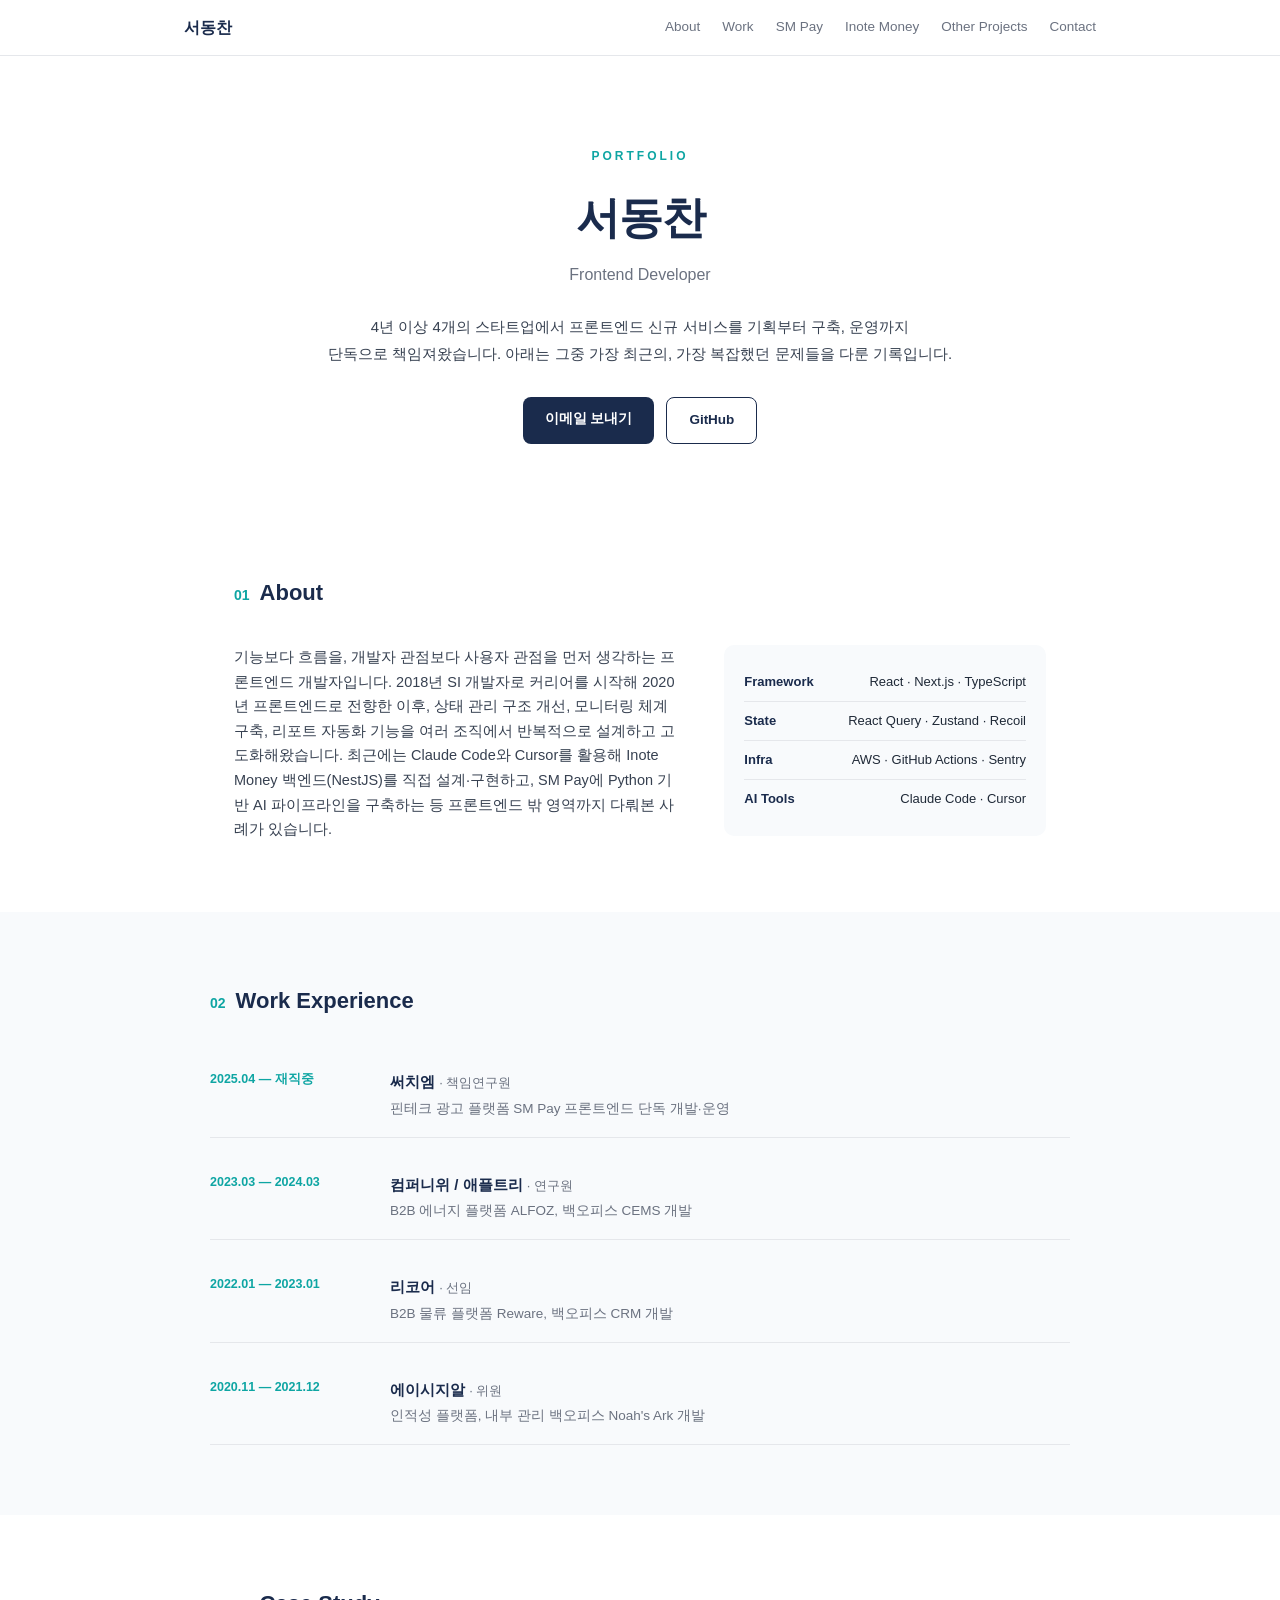
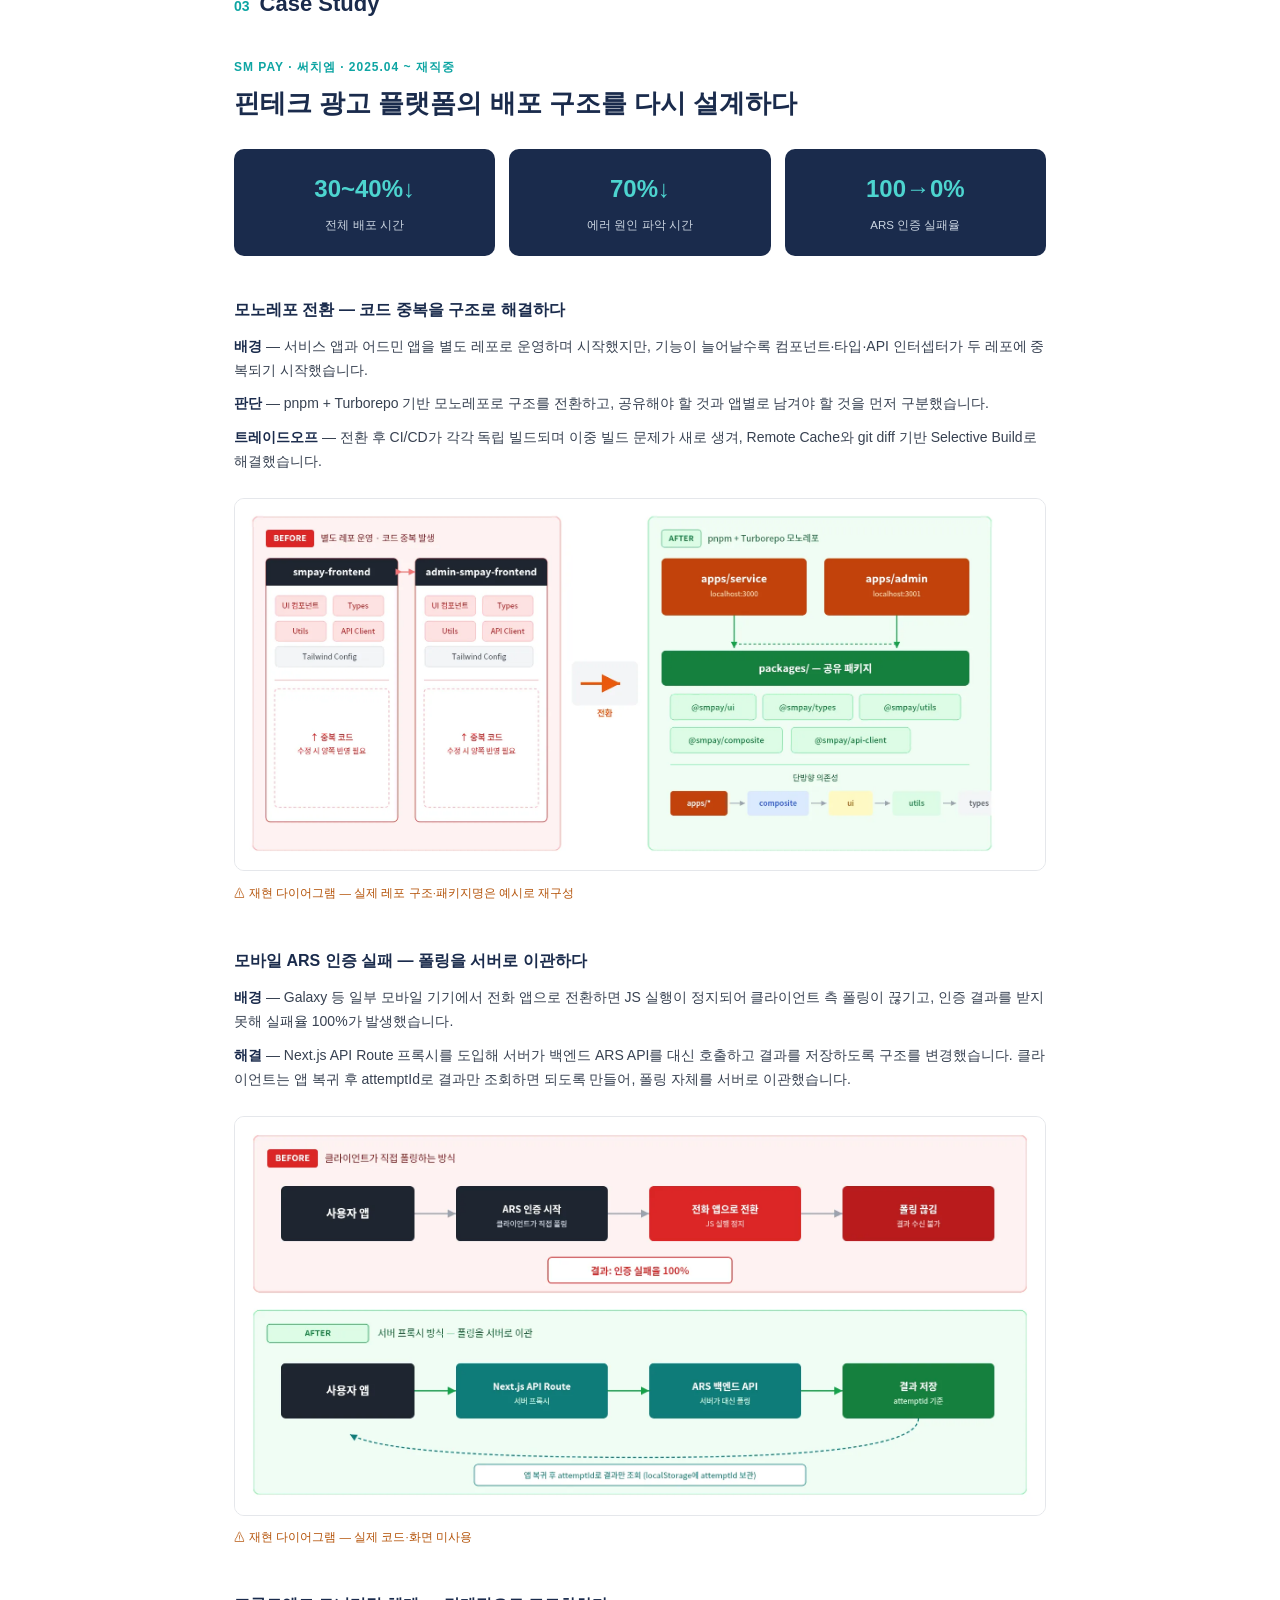
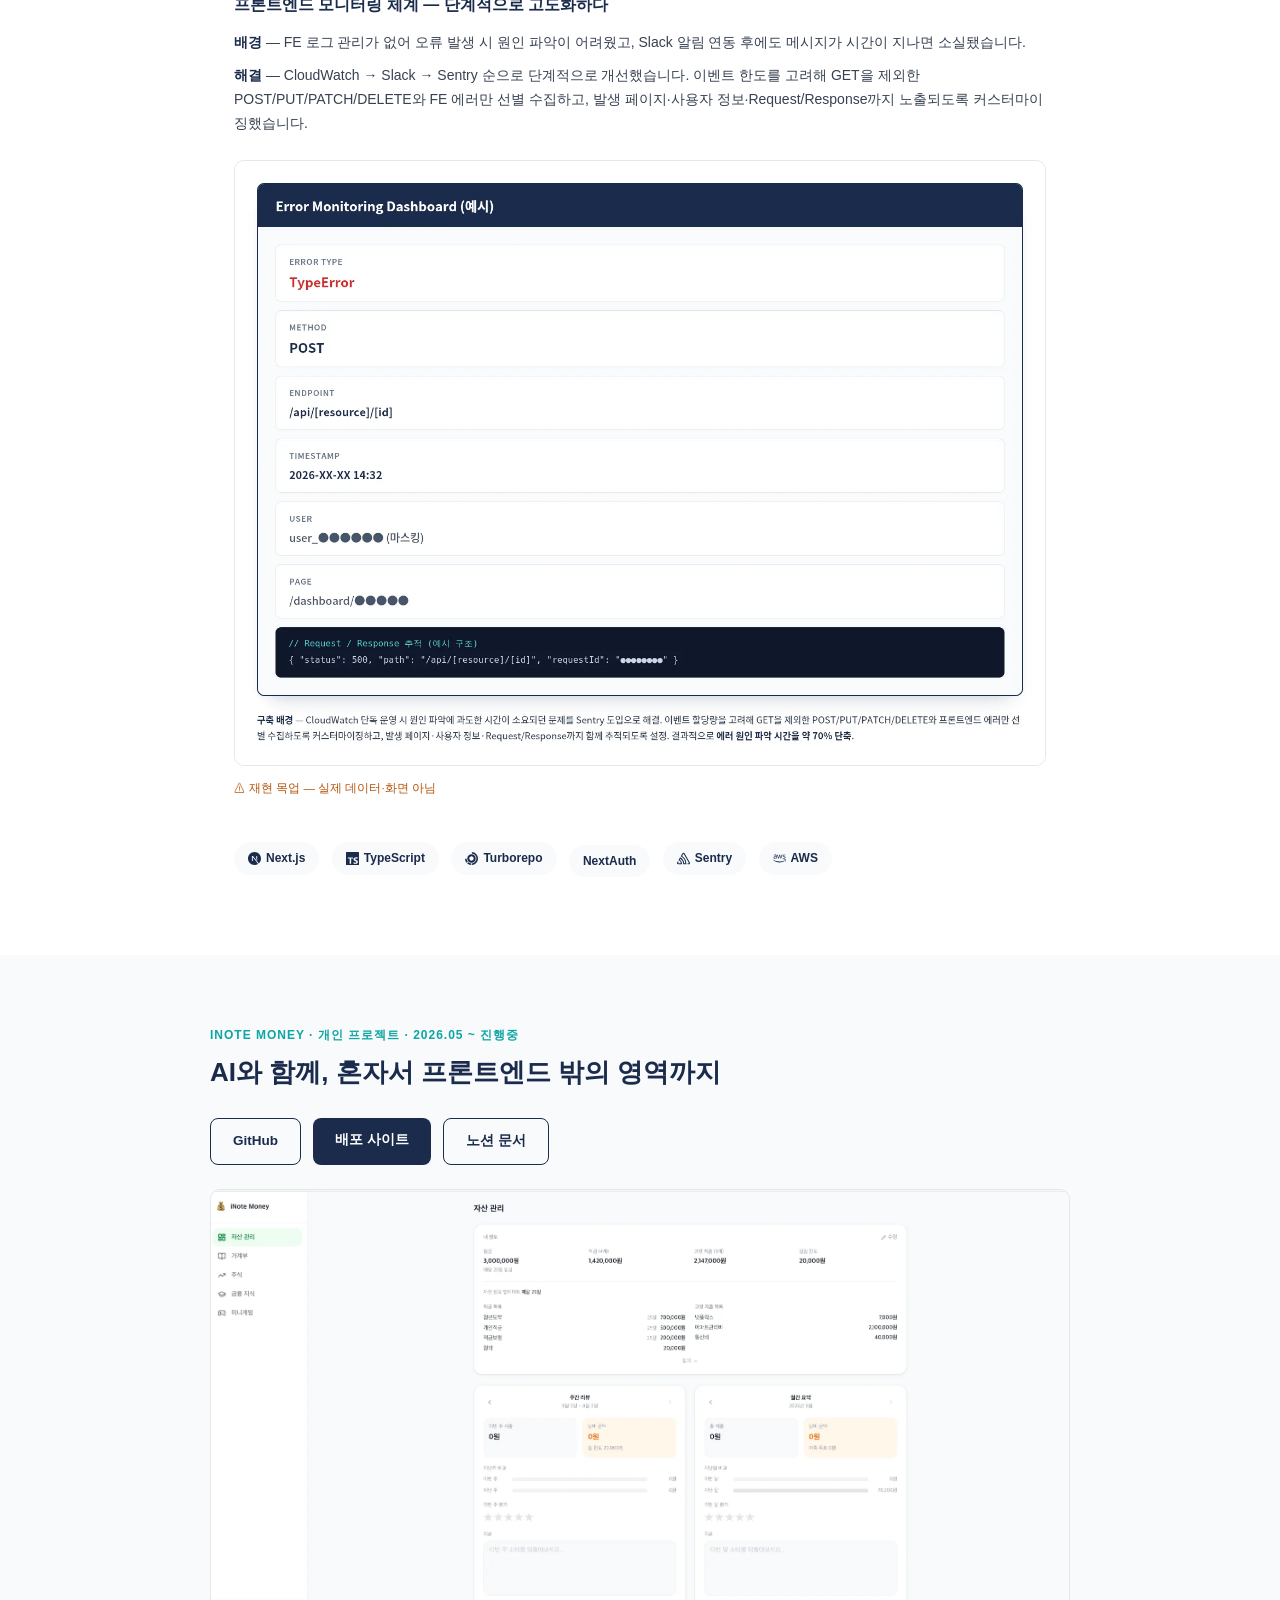
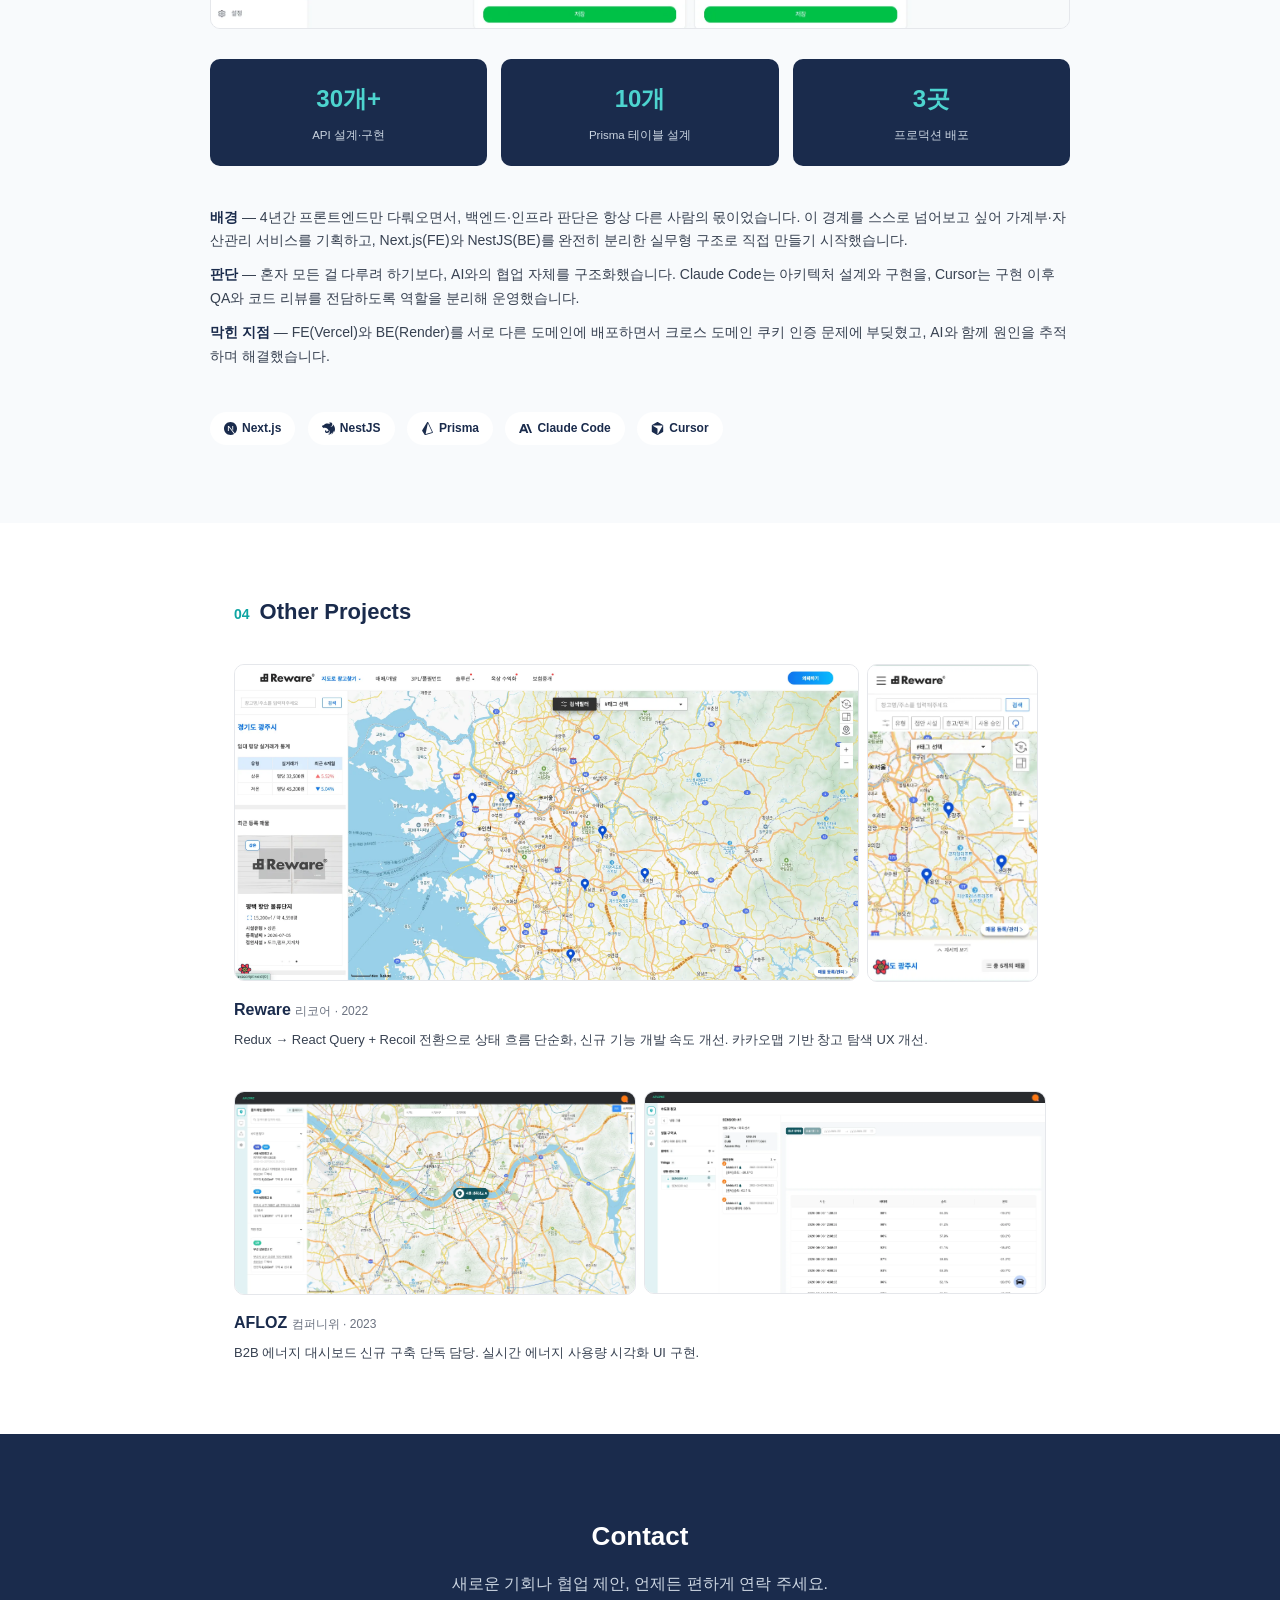
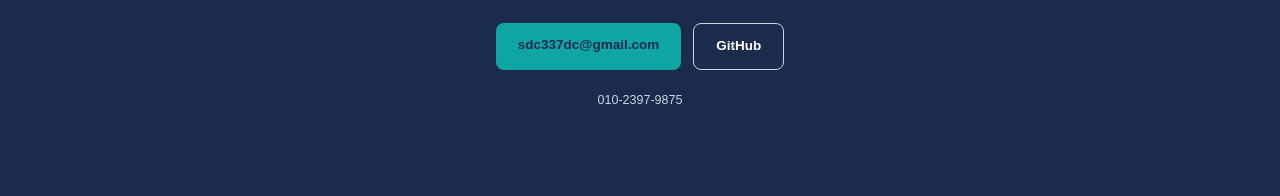
<file: v1/index.html>
<!DOCTYPE html>
<html lang="ko">
<head>
<meta charset="UTF-8">
<meta name="viewport" content="width=device-width, initial-scale=1.0">
<title>서동찬 | Frontend Developer Portfolio</title>
<link rel="stylesheet" href="../style.css?v=5">
</head>
<body>

<nav id="navbar">
  <div class="nav-inner">
    <a href="#top" class="logo">서동찬</a>
    <div class="nav-links">
      <a href="#about">About</a>
      <a href="#work">Work</a>
      <a href="#smpay">SM Pay</a>
      <a href="#inote">Inote Money</a>
      <a href="#others">Other Projects</a>
      <a href="#contact">Contact</a>
    </div>
  </div>
</nav>

<header id="top" class="hero">
  <p class="eyebrow">PORTFOLIO</p>
  <h1>서동찬</h1>
  <p class="role">Frontend Developer</p>
  <p class="statement">
    4년 이상 4개의 스타트업에서 프론트엔드 신규 서비스를 기획부터 구축, 운영까지<br class="br-desktop">
    단독으로 책임져왔습니다. 아래는 그중 가장 최근의, 가장 복잡했던 문제들을 다룬 기록입니다.
  </p>
  <div class="hero-links">
    <a href="mailto:sdc337dc@gmail.com" class="btn btn-primary">이메일 보내기</a>
    <a href="https://github.com/seo337dc" target="_blank" class="btn btn-ghost">GitHub</a>
  </div>
</header>

<section id="about" class="section">
  <h2 class="section-title"><span class="num">01</span> About</h2>
  <div class="about-grid">
    <p class="about-text">
      기능보다 흐름을, 개발자 관점보다 사용자 관점을 먼저 생각하는 프론트엔드 개발자입니다.
      2018년 SI 개발자로 커리어를 시작해 2020년 프론트엔드로 전향한 이후, 상태 관리 구조 개선,
      모니터링 체계 구축, 리포트 자동화 기능을 여러 조직에서 반복적으로 설계하고 고도화해왔습니다.
      최근에는 Claude Code와 Cursor를 활용해 Inote Money 백엔드(NestJS)를 직접 설계·구현하고,
      SM Pay에 Python 기반 AI 파이프라인을 구축하는 등 프론트엔드 밖 영역까지 다뤄본 사례가 있습니다.
    </p>
    <div class="skills-compact">
      <div class="skill-row"><span class="skill-label">Framework</span><span>React · Next.js · TypeScript</span></div>
      <div class="skill-row"><span class="skill-label">State</span><span>React Query · Zustand · Recoil</span></div>
      <div class="skill-row"><span class="skill-label">Infra</span><span>AWS · GitHub Actions · Sentry</span></div>
      <div class="skill-row"><span class="skill-label">AI Tools</span><span>Claude Code · Cursor</span></div>
    </div>
  </div>
</section>

<section id="work" class="section alt">
  <h2 class="section-title"><span class="num">02</span> Work Experience</h2>
  <div class="timeline">
    <div class="timeline-item">
      <div class="timeline-period">2025.04 — 재직중</div>
      <div class="timeline-body">
        <div class="timeline-company">써치엠 <span>· 책임연구원</span></div>
        <div class="timeline-desc">핀테크 광고 플랫폼 SM Pay 프론트엔드 단독 개발·운영</div>
      </div>
    </div>
    <div class="timeline-item">
      <div class="timeline-period">2023.03 — 2024.03</div>
      <div class="timeline-body">
        <div class="timeline-company">컴퍼니위 / 애플트리 <span>· 연구원</span></div>
        <div class="timeline-desc">B2B 에너지 플랫폼 ALFOZ, 백오피스 CEMS 개발</div>
      </div>
    </div>
    <div class="timeline-item">
      <div class="timeline-period">2022.01 — 2023.01</div>
      <div class="timeline-body">
        <div class="timeline-company">리코어 <span>· 선임</span></div>
        <div class="timeline-desc">B2B 물류 플랫폼 Reware, 백오피스 CRM 개발</div>
      </div>
    </div>
    <div class="timeline-item">
      <div class="timeline-period">2020.11 — 2021.12</div>
      <div class="timeline-body">
        <div class="timeline-company">에이시지알 <span>· 위원</span></div>
        <div class="timeline-desc">인적성 플랫폼, 내부 관리 백오피스 Noah's Ark 개발</div>
      </div>
    </div>
  </div>
</section>

<!-- CASE STUDY 1: SM PAY -->
<section id="smpay" class="section case-study">
  <h2 class="section-title"><span class="num">03</span> Case Study</h2>
  <p class="case-label">SM PAY · 써치엠 · 2025.04 ~ 재직중</p>
  <h3 class="case-title">핀테크 광고 플랫폼의 배포 구조를 다시 설계하다</h3>

  <div class="impact-row">
    <div class="impact-box"><div class="num">30~40%↓</div><div class="desc">전체 배포 시간</div></div>
    <div class="impact-box"><div class="num">70%↓</div><div class="desc">에러 원인 파악 시간</div></div>
    <div class="impact-box"><div class="num">100→0%</div><div class="desc">ARS 인증 실패율</div></div>
  </div>

  <div class="narrative-block">
    <h4>모노레포 전환 — 코드 중복을 구조로 해결하다</h4>
    <p><b>배경</b> — 서비스 앱과 어드민 앱을 별도 레포로 운영하며 시작했지만, 기능이 늘어날수록 컴포넌트·타입·API 인터셉터가 두 레포에 중복되기 시작했습니다.</p>
    <p><b>판단</b> — pnpm + Turborepo 기반 모노레포로 구조를 전환하고, 공유해야 할 것과 앱별로 남겨야 할 것을 먼저 구분했습니다.</p>
    <p><b>트레이드오프</b> — 전환 후 CI/CD가 각각 독립 빌드되며 이중 빌드 문제가 새로 생겨, Remote Cache와 git diff 기반 Selective Build로 해결했습니다.</p>
    <img src="../assets/diagram-monorepo.webp" alt="모노레포 Before/After 구조 다이어그램" class="diagram" loading="lazy">
    <p class="caption">⚠ 재현 다이어그램 — 실제 레포 구조·패키지명은 예시로 재구성</p>
  </div>

  <div class="narrative-block">
    <h4>모바일 ARS 인증 실패 — 폴링을 서버로 이관하다</h4>
    <p><b>배경</b> — Galaxy 등 일부 모바일 기기에서 전화 앱으로 전환하면 JS 실행이 정지되어 클라이언트 측 폴링이 끊기고, 인증 결과를 받지 못해 실패율 100%가 발생했습니다.</p>
    <p><b>해결</b> — Next.js API Route 프록시를 도입해 서버가 백엔드 ARS API를 대신 호출하고 결과를 저장하도록 구조를 변경했습니다. 클라이언트는 앱 복귀 후 attemptId로 결과만 조회하면 되도록 만들어, 폴링 자체를 서버로 이관했습니다.</p>
    <img src="../assets/diagram-ars.webp" alt="ARS 인증 흐름 다이어그램" class="diagram" loading="lazy">
    <p class="caption">⚠ 재현 다이어그램 — 실제 코드·화면 미사용</p>
  </div>

  <div class="narrative-block">
    <h4>프론트엔드 모니터링 체계 — 단계적으로 고도화하다</h4>
    <p><b>배경</b> — FE 로그 관리가 없어 오류 발생 시 원인 파악이 어려웠고, Slack 알림 연동 후에도 메시지가 시간이 지나면 소실됐습니다.</p>
    <p><b>해결</b> — CloudWatch → Slack → Sentry 순으로 단계적으로 개선했습니다. 이벤트 한도를 고려해 GET을 제외한 POST/PUT/PATCH/DELETE와 FE 에러만 선별 수집하고, 발생 페이지·사용자 정보·Request/Response까지 노출되도록 커스터마이징했습니다.</p>
    <img src="../assets/diagram-monitoring.webp" alt="모니터링 대시보드 개념 목업" class="diagram" loading="lazy">
    <p class="caption">⚠ 재현 목업 — 실제 데이터·화면 아님</p>
  </div>

  <div class="tags">
    <span class="tag"><svg viewBox="0 0 24 24" aria-hidden="true"><path d="M18.665 21.978C16.758 23.255 14.465 24 12 24 5.377 24 0 18.623 0 12S5.377 0 12 0s12 5.377 12 12c0 3.583-1.574 6.801-4.067 9.001L9.219 7.2H7.2v9.596h1.615V9.251l9.85 12.727Zm-3.332-8.533 1.6 2.061V7.2h-1.6v6.245Z"/></svg>Next.js</span>
    <span class="tag"><svg viewBox="0 0 24 24" aria-hidden="true"><path d="M1.125 0C.502 0 0 .502 0 1.125v21.75C0 23.498.502 24 1.125 24h21.75c.623 0 1.125-.502 1.125-1.125V1.125C24 .502 23.498 0 22.875 0zm17.363 9.75c.612 0 1.154.037 1.627.111a6.38 6.38 0 0 1 1.306.34v2.458a3.95 3.95 0 0 0-.643-.361 5.093 5.093 0 0 0-.717-.26 5.453 5.453 0 0 0-1.426-.2c-.3 0-.573.028-.819.086a2.1 2.1 0 0 0-.623.242c-.17.104-.3.229-.393.374a.888.888 0 0 0-.14.49c0 .196.053.373.156.529.104.156.252.304.443.444s.423.276.696.41c.273.135.582.274.926.416.47.197.892.407 1.266.628.374.222.695.473.963.753.268.279.472.598.614.957.142.359.214.776.214 1.253 0 .657-.125 1.21-.373 1.656a3.033 3.033 0 0 1-1.012 1.085 4.38 4.38 0 0 1-1.487.596c-.566.12-1.163.18-1.79.18a9.916 9.916 0 0 1-1.84-.164 5.544 5.544 0 0 1-1.512-.493v-2.63a5.033 5.033 0 0 0 3.237 1.2c.333 0 .624-.03.872-.09.249-.06.456-.144.623-.25.166-.108.29-.234.373-.38a1.023 1.023 0 0 0-.074-1.089 2.12 2.12 0 0 0-.537-.5 5.597 5.597 0 0 0-.807-.444 27.72 27.72 0 0 0-1.007-.436c-.918-.383-1.602-.852-2.053-1.405-.45-.553-.676-1.222-.676-2.005 0-.614.123-1.141.369-1.582.246-.441.58-.804 1.004-1.089a4.494 4.494 0 0 1 1.47-.629 7.536 7.536 0 0 1 1.77-.201zm-15.113.188h9.563v2.166H9.506v9.646H6.789v-9.646H3.375z"/></svg>TypeScript</span>
    <span class="tag"><svg viewBox="0 0 24 24" aria-hidden="true"><path d="M11.9906 4.1957c-4.2998 0-7.7981 3.501-7.7981 7.8043s3.4983 7.8043 7.7981 7.8043c4.2999 0 7.7982-3.501 7.7982-7.8043s-3.4983-7.8043-7.7982-7.8043m0 11.843c-2.229 0-4.0356-1.8079-4.0356-4.0387s1.8065-4.0387 4.0356-4.0387S16.0262 9.7692 16.0262 12s-1.8065 4.0388-4.0356 4.0388m.6534-13.1249V0C18.9726.3386 24 5.5822 24 12s-5.0274 11.66-11.356 12v-2.9139c4.7167-.3372 8.4516-4.2814 8.4516-9.0861s-3.735-8.749-8.4516-9.0861M5.113 17.9586c-1.2502-1.4446-2.0562-3.2845-2.2-5.3046H0c.151 2.8266 1.2808 5.3917 3.051 7.3668l2.0606-2.0622zM11.3372 24v-2.9139c-2.02-.1439-3.8584-.949-5.3019-2.2018l-2.0606 2.0623c1.975 1.773 4.538 2.9022 7.361 3.0534z"/></svg>Turborepo</span>
    <span class="tag">NextAuth</span>
    <span class="tag"><svg viewBox="0 0 24 24" aria-hidden="true"><path d="M13.91 2.505c-.873-1.448-2.972-1.448-3.844 0L6.904 7.92a15.478 15.478 0 0 1 8.53 12.811h-2.221A13.301 13.301 0 0 0 5.784 9.814l-2.926 5.06a7.65 7.65 0 0 1 4.435 5.848H2.194a.365.365 0 0 1-.298-.534l1.413-2.402a5.16 5.16 0 0 0-1.614-.913L.296 19.275a2.182 2.182 0 0 0 .812 2.999 2.24 2.24 0 0 0 1.086.288h6.983a9.322 9.322 0 0 0-3.845-8.318l1.11-1.922a11.47 11.47 0 0 1 4.95 10.24h5.915a17.242 17.242 0 0 0-7.885-15.28l2.244-3.845a.37.37 0 0 1 .504-.13c.255.14 9.75 16.708 9.928 16.9a.365.365 0 0 1-.327.543h-2.287c.029.612.029 1.223 0 1.831h2.297a2.206 2.206 0 0 0 1.922-3.31z"/></svg>Sentry</span>
    <span class="tag"><svg viewBox="0 0 24 24" aria-hidden="true"><path d="M6.763 10.036c0 .296.032.535.088.71.064.176.144.368.256.576.04.063.056.127.056.183 0 .08-.048.16-.152.24l-.503.335a.383.383 0 0 1-.208.072c-.08 0-.16-.04-.239-.112a2.47 2.47 0 0 1-.287-.375 6.18 6.18 0 0 1-.248-.471c-.622.734-1.405 1.101-2.347 1.101-.67 0-1.205-.191-1.596-.574-.391-.384-.59-.894-.59-1.533 0-.678.239-1.23.726-1.644.487-.415 1.133-.623 1.955-.623.272 0 .551.024.846.064.296.04.6.104.918.176v-.583c0-.607-.127-1.03-.375-1.277-.255-.248-.686-.367-1.3-.367-.28 0-.568.031-.863.103-.295.072-.583.16-.862.272a2.287 2.287 0 0 1-.28.104.488.488 0 0 1-.127.023c-.112 0-.168-.08-.168-.247v-.391c0-.128.016-.224.056-.28a.597.597 0 0 1 .224-.167c.279-.144.614-.264 1.005-.36a4.84 4.84 0 0 1 1.246-.151c.95 0 1.644.216 2.091.647.439.43.662 1.085.662 1.963v2.586zm-3.24 1.214c.263 0 .534-.048.822-.144.287-.096.543-.271.758-.51.128-.152.224-.32.272-.512.047-.191.08-.423.08-.694v-.335a6.66 6.66 0 0 0-.735-.136 6.02 6.02 0 0 0-.75-.048c-.535 0-.926.104-1.19.32-.263.215-.39.518-.39.917 0 .375.095.655.295.846.191.2.47.296.838.296zm6.41.862c-.144 0-.24-.024-.304-.08-.064-.048-.12-.16-.168-.311L7.586 5.55a1.398 1.398 0 0 1-.072-.32c0-.128.064-.2.191-.2h.783c.151 0 .255.025.31.08.065.048.113.16.16.312l1.342 5.284 1.245-5.284c.04-.16.088-.264.151-.312a.549.549 0 0 1 .32-.08h.638c.152 0 .256.025.32.08.063.048.12.16.151.312l1.261 5.348 1.381-5.348c.048-.16.104-.264.16-.312a.52.52 0 0 1 .311-.08h.743c.127 0 .2.065.2.2 0 .04-.009.08-.017.128a1.137 1.137 0 0 1-.056.2l-1.923 6.17c-.048.16-.104.263-.168.311a.51.51 0 0 1-.303.08h-.687c-.151 0-.255-.024-.32-.08-.063-.056-.119-.16-.15-.32l-1.238-5.148-1.23 5.14c-.04.16-.087.264-.15.32-.065.056-.177.08-.32.08zm10.256.215c-.415 0-.83-.048-1.229-.143-.399-.096-.71-.2-.918-.32-.128-.071-.215-.151-.247-.223a.563.563 0 0 1-.048-.224v-.407c0-.167.064-.247.183-.247.048 0 .096.008.144.024.048.016.12.048.2.08.271.12.566.215.878.279.319.064.63.096.95.096.502 0 .894-.088 1.165-.264a.86.86 0 0 0 .415-.758.777.777 0 0 0-.215-.559c-.144-.151-.416-.287-.807-.415l-1.157-.36c-.583-.183-1.014-.454-1.277-.813a1.902 1.902 0 0 1-.4-1.158c0-.335.073-.63.216-.886.144-.255.335-.479.575-.654.24-.184.51-.32.83-.415.32-.096.655-.136 1.006-.136.175 0 .359.008.535.032.183.024.35.056.518.088.16.04.312.08.455.127.144.048.256.096.336.144a.69.69 0 0 1 .24.2.43.43 0 0 1 .071.263v.375c0 .168-.064.256-.184.256a.83.83 0 0 1-.303-.096 3.652 3.652 0 0 0-1.532-.311c-.455 0-.815.071-1.062.223-.248.152-.375.383-.375.71 0 .224.08.416.24.567.159.152.454.304.877.44l1.134.358c.574.184.99.44 1.237.767.247.327.367.702.367 1.117 0 .343-.072.655-.207.926-.144.272-.336.511-.583.703-.248.2-.543.343-.886.447-.36.111-.734.167-1.142.167zM21.698 16.207c-2.626 1.94-6.442 2.969-9.722 2.969-4.598 0-8.74-1.7-11.87-4.526-.247-.223-.024-.527.272-.351 3.384 1.963 7.559 3.153 11.877 3.153 2.914 0 6.114-.607 9.06-1.852.439-.2.814.287.383.607zM22.792 14.961c-.336-.43-2.22-.207-3.074-.103-.255.032-.295-.192-.063-.36 1.5-1.053 3.967-.75 4.254-.399.287.36-.08 2.826-1.485 4.007-.215.184-.423.088-.327-.151.32-.79 1.03-2.57.695-2.994z"/></svg>AWS</span>
  </div>
</section>

<!-- CASE STUDY 2: INOTE MONEY -->
<section id="inote" class="section case-study alt">
  <p class="case-label">INOTE MONEY · 개인 프로젝트 · 2026.05 ~ 진행중</p>
  <h3 class="case-title">AI와 함께, 혼자서 프론트엔드 밖의 영역까지</h3>

  <div class="hero-links" style="justify-content: flex-start; margin: 16px auto 24px;">
    <a href="https://github.com/seo337dc/inote-money" target="_blank" class="btn btn-ghost">GitHub</a>
    <a href="https://inote-money.vercel.app/" target="_blank" class="btn btn-primary">배포 사이트</a>
    <a href="https://glow-behavior-7ca.notion.site/Inote-money-35ab5151f22f8048b08cdc6ee8c38253" target="_blank" class="btn btn-ghost">노션 문서</a>
  </div>

  <img src="../assets/inote-dashboard.webp" alt="iNote Money 자산 관리 대시보드 화면" class="diagram" loading="lazy" style="display: block; margin-bottom: 30px;">

  <div class="impact-row">
    <div class="impact-box"><div class="num">30개+</div><div class="desc">API 설계·구현</div></div>
    <div class="impact-box"><div class="num">10개</div><div class="desc">Prisma 테이블 설계</div></div>
    <div class="impact-box"><div class="num">3곳</div><div class="desc">프로덕션 배포</div></div>
  </div>

  <div class="narrative-block">
    <p><b>배경</b> — 4년간 프론트엔드만 다뤄오면서, 백엔드·인프라 판단은 항상 다른 사람의 몫이었습니다. 이 경계를 스스로 넘어보고 싶어 가계부·자산관리 서비스를 기획하고, Next.js(FE)와 NestJS(BE)를 완전히 분리한 실무형 구조로 직접 만들기 시작했습니다.</p>
    <p><b>판단</b> — 혼자 모든 걸 다루려 하기보다, AI와의 협업 자체를 구조화했습니다. Claude Code는 아키텍처 설계와 구현을, Cursor는 구현 이후 QA와 코드 리뷰를 전담하도록 역할을 분리해 운영했습니다.</p>
    <p><b>막힌 지점</b> — FE(Vercel)와 BE(Render)를 서로 다른 도메인에 배포하면서 크로스 도메인 쿠키 인증 문제에 부딪혔고, AI와 함께 원인을 추적하며 해결했습니다.</p>
  </div>

  <div class="tags">
    <span class="tag"><svg viewBox="0 0 24 24" aria-hidden="true"><path d="M18.665 21.978C16.758 23.255 14.465 24 12 24 5.377 24 0 18.623 0 12S5.377 0 12 0s12 5.377 12 12c0 3.583-1.574 6.801-4.067 9.001L9.219 7.2H7.2v9.596h1.615V9.251l9.85 12.727Zm-3.332-8.533 1.6 2.061V7.2h-1.6v6.245Z"/></svg>Next.js</span>
    <span class="tag"><svg viewBox="0 0 24 24" aria-hidden="true"><path d="M14.131.047c-.173 0-.334.037-.483.087.316.21.49.49.576.806.007.043.019.074.025.117a.681.681 0 0 1 .013.112c.024.545-.143.614-.26.936-.18.415-.13.861.086 1.22a.74.74 0 0 0 .074.137c-.235-1.568 1.073-1.803 1.314-2.293.019-.428-.334-.713-.613-.911a1.37 1.37 0 0 0-.732-.21zM16.102.4c-.024.143-.006.106-.012.18-.006.05-.006.112-.012.161-.013.05-.025.1-.044.149-.012.05-.03.1-.05.149l-.067.142c-.02.025-.031.05-.05.075l-.037.055a2.152 2.152 0 0 1-.093.124c-.037.038-.068.081-.112.112v.006c-.037.031-.074.068-.118.1-.13.099-.278.173-.415.266-.043.03-.087.056-.124.093a.906.906 0 0 0-.118.099c-.043.037-.074.074-.111.118-.031.037-.068.08-.093.124a1.582 1.582 0 0 0-.087.13c-.025.05-.043.093-.068.142-.019.05-.037.093-.05.143a2.007 2.007 0 0 0-.043.155c-.006.025-.006.056-.012.08-.007.025-.007.05-.013.075 0 .05-.006.105-.006.155 0 .037 0 .074.006.111 0 .05.006.1.019.155.006.05.018.1.03.15.02.049.032.098.05.148.013.03.031.062.044.087l-1.426-.552c-.241-.068-.477-.13-.719-.186l-.39-.093c-.372-.074-.75-.13-1.128-.167-.013 0-.019-.006-.031-.006A11.082 11.082 0 0 0 8.9 2.855c-.378.025-.756.074-1.134.136a12.45 12.45 0 0 0-.837.174l-.279.074c-.092.037-.18.08-.266.118l-.205.093c-.012.006-.024.006-.03.012-.063.031-.118.056-.174.087a2.738 2.738 0 0 0-.236.118c-.043.018-.086.043-.124.062a.559.559 0 0 1-.055.03c-.056.032-.112.063-.162.094a1.56 1.56 0 0 0-.148.093c-.044.03-.087.055-.124.086-.006.007-.013.007-.019.013-.037.025-.08.056-.118.087l-.012.012-.093.074c-.012.007-.025.019-.037.025-.031.025-.062.056-.093.08-.006.013-.019.02-.025.025-.037.038-.074.069-.111.106-.007 0-.007.006-.013.012a1.742 1.742 0 0 0-.111.106c-.007.006-.007.012-.013.012a1.454 1.454 0 0 0-.093.1c-.012.012-.03.024-.043.036a1.374 1.374 0 0 1-.106.112c-.006.012-.018.019-.024.03-.05.05-.093.1-.143.15l-.018.018c-.1.106-.205.211-.317.304-.111.1-.229.192-.347.273a3.777 3.777 0 0 1-.762.421c-.13.056-.267.106-.403.149-.26.056-.527.161-.756.18-.05 0-.105.012-.155.018l-.155.037-.149.056c-.05.019-.099.044-.148.068-.044.031-.093.056-.137.087a1.011 1.011 0 0 0-.124.106c-.043.03-.087.074-.124.111-.037.043-.074.08-.105.124-.031.05-.068.093-.093.143a1.092 1.092 0 0 0-.087.142c-.025.056-.05.106-.068.161-.019.05-.037.106-.056.161-.012.05-.025.1-.03.15 0 .005-.007.012-.007.018-.012.056-.012.13-.019.167C.006 7.95 0 7.986 0 8.03a.657.657 0 0 0 .074.31v.006c.019.037.044.075.069.112.024.037.05.074.08.111.031.031.068.069.106.1a.906.906 0 0 0 .117.099c.149.13.186.173.378.272.031.019.062.031.1.05.006 0 .012.006.018.006 0 .013 0 .019.006.031a1.272 1.272 0 0 0 .08.298c.02.037.032.074.05.111.007.013.013.025.02.031.024.05.049.093.073.137l.093.13c.031.037.069.08.106.118.037.037.074.068.118.105 0 0 .006.006.012.006.037.031.074.062.112.087a.986.986 0 0 0 .136.08c.043.025.093.05.142.069a.73.73 0 0 0 .124.043c.007.006.013.006.025.012.025.007.056.013.08.019-.018.335-.024.65.026.762.055.124.328-.254.6-.688-.036.428-.061.93 0 1.079.069.155.44-.329.763-.862 4.395-1.016 8.405 2.02 8.826 6.31-.08-.67-.905-1.041-1.283-.948-.186.458-.502 1.047-1.01 1.413.043-.41.025-.83-.062-1.24a4.009 4.009 0 0 1-.769 1.562c-.588.043-1.177-.242-1.487-.67-.025-.018-.031-.055-.05-.08-.018-.043-.037-.087-.05-.13a.515.515 0 0 1-.037-.13c-.006-.044-.006-.087-.006-.137v-.093a.992.992 0 0 1 .031-.13c.013-.043.025-.086.044-.13.024-.043.043-.087.074-.13.105-.298.105-.54-.087-.682a.706.706 0 0 0-.118-.062c-.024-.006-.055-.018-.08-.025l-.05-.018a.847.847 0 0 0-.13-.031.472.472 0 0 0-.13-.019 1.01 1.01 0 0 0-.136-.012c-.031 0-.062.006-.093.006a.484.484 0 0 0-.137.019c-.043.006-.086.012-.13.024a1.068 1.068 0 0 0-.13.044c-.043.018-.08.037-.124.056-.037.018-.074.043-.118.062-1.444.942-.582 3.148.403 3.787-.372.068-.75.148-.855.229l-.013.012c.267.161.546.298.837.416.397.13.818.247 1.004.297v.006a5.996 5.996 0 0 0 1.562.112c2.746-.192 4.996-2.281 5.405-5.033l.037.161c.019.112.043.23.056.347v.006c.012.056.018.112.025.162v.024c.006.056.012.112.012.162.006.068.012.136.012.204v.1c0 .03.007.067.007.098 0 .038-.007.075-.007.112v.087c0 .043-.006.08-.006.124 0 .025 0 .05-.006.08 0 .044-.006.087-.006.137-.006.018-.006.037-.006.055l-.02.143c0 .019 0 .037-.005.056-.007.062-.019.118-.025.18v.012l-.037.174v.018l-.037.167c0 .007-.007.02-.007.025a1.663 1.663 0 0 1-.043.168v.018c-.019.062-.037.118-.05.174-.006.006-.006.012-.006.012l-.056.186c-.024.062-.043.118-.068.18-.025.062-.043.124-.068.18-.025.062-.05.117-.074.18h-.007c-.024.055-.05.117-.08.173a.302.302 0 0 1-.019.043c-.006.006-.006.013-.012.019a5.867 5.867 0 0 1-1.742 2.082c-.05.031-.099.069-.149.106-.012.012-.03.018-.043.03a2.603 2.603 0 0 1-.136.094l.018.037h.007l.26-.037h.006c.161-.025.322-.056.483-.087.044-.006.093-.019.137-.031l.087-.019c.043-.006.086-.018.13-.024.037-.013.074-.02.111-.031.62-.15 1.221-.354 1.798-.595a9.926 9.926 0 0 1-3.85 3.142c.714-.05 1.426-.167 2.114-.366a9.903 9.903 0 0 0 5.857-4.68 9.893 9.893 0 0 1-1.667 3.986 9.758 9.758 0 0 0 1.655-1.376 9.824 9.824 0 0 0 2.61-5.268c.21.98.272 1.99.18 2.987 4.474-6.241.371-12.712-1.346-14.416-.006-.013-.012-.019-.012-.031-.006.006-.006.006-.006.012 0-.006 0-.006-.007-.012 0 .074-.006.148-.012.223a8.34 8.34 0 0 1-.062.415c-.03.136-.068.273-.105.41-.044.13-.093.266-.15.396a5.322 5.322 0 0 1-.185.378 4.735 4.735 0 0 1-.477.688c-.093.111-.192.21-.292.31a3.994 3.994 0 0 1-.18.155l-.142.124a3.459 3.459 0 0 1-.347.241 4.295 4.295 0 0 1-.366.211c-.13.062-.26.118-.39.174a4.364 4.364 0 0 1-.818.223c-.143.025-.285.037-.422.05a4.914 4.914 0 0 1-.297.012 4.66 4.66 0 0 1-.422-.025 3.137 3.137 0 0 1-.421-.062 3.136 3.136 0 0 1-.415-.105h-.007c.137-.013.273-.025.41-.05a4.493 4.493 0 0 0 .818-.223c.136-.05.266-.112.39-.174.13-.062.248-.13.372-.204.118-.08.235-.161.347-.248.112-.087.217-.18.316-.279.105-.093.198-.198.291-.304.093-.111.18-.223.26-.334.013-.019.026-.044.038-.062.062-.1.124-.199.18-.298a4.272 4.272 0 0 0 .334-.775c.044-.13.075-.266.106-.403.025-.142.05-.278.062-.415.012-.142.025-.285.025-.421 0-.1-.007-.199-.013-.298a6.726 6.726 0 0 0-.05-.415 4.493 4.493 0 0 0-.092-.415c-.044-.13-.087-.267-.137-.397-.05-.13-.111-.26-.173-.384-.069-.124-.137-.248-.211-.366a6.843 6.843 0 0 0-.248-.34c-.093-.106-.186-.212-.285-.317a3.878 3.878 0 0 0-.161-.155c-.28-.217-.57-.421-.862-.607a1.154 1.154 0 0 0-.124-.062 2.415 2.415 0 0 0-.589-.26Z"/></svg>NestJS</span>
    <span class="tag"><svg viewBox="0 0 24 24" aria-hidden="true"><path d="M21.8068 18.2848L13.5528.7565c-.207-.4382-.639-.7273-1.1286-.7541-.5023-.0293-.9523.213-1.2062.6253L2.266 15.1271c-.2773.4518-.2718 1.0091.0158 1.4555l4.3759 6.7786c.2608.4046.7127.6388 1.1823.6388.1332 0 .267-.0188.3987-.0577l12.7019-3.7568c.3891-.1151.7072-.3904.8737-.7553s.1633-.7828-.0075-1.1454zm-1.8481.7519L9.1814 22.2242c-.3292.0975-.6448-.1873-.5756-.5194l3.8501-18.4386c.072-.3448.5486-.3996.699-.0803l7.1288 15.138c.1344.2856-.019.6224-.325.7128z"/></svg>Prisma</span>
    <span class="tag"><svg viewBox="0 0 24 24" aria-hidden="true"><path d="M17.3041 3.541h-3.6718l6.696 16.918H24Zm-10.6082 0L0 20.459h3.7442l1.3693-3.5527h7.0052l1.3693 3.5528h3.7442L10.5363 3.5409Zm-.3712 10.2232 2.2914-5.9456 2.2914 5.9456Z"/></svg>Claude Code</span>
    <span class="tag"><svg viewBox="0 0 24 24" aria-hidden="true"><path d="M11.503.131 1.891 5.678a.84.84 0 0 0-.42.726v11.188c0 .3.162.575.42.724l9.609 5.55a1 1 0 0 0 .998 0l9.61-5.55a.84.84 0 0 0 .42-.724V6.404a.84.84 0 0 0-.42-.726L12.497.131a1.01 1.01 0 0 0-.996 0M2.657 6.338h18.55c.263 0 .43.287.297.515L12.23 22.918c-.062.107-.229.064-.229-.06V12.335a.59.59 0 0 0-.295-.51l-9.11-5.257c-.109-.063-.064-.23.061-.23"/></svg>Cursor</span>
  </div>
</section>

<!-- OTHER PROJECTS -->
<section id="others" class="section">
  <h2 class="section-title"><span class="num">04</span> Other Projects</h2>
  <div class="other-grid">
    <div class="other-card">
      <div class="other-shots">
        <img src="../assets/reware.webp" alt="Reware 카카오맵 기반 창고 탐색 화면 (데스크탑)" class="diagram shot-cell wide" loading="lazy">
        <img src="../assets/reware-mobile.webp" alt="Reware 모바일 창고 탐색 화면" class="diagram shot-cell narrow" loading="lazy">
      </div>
      <h4>Reware <span class="other-meta">리코어 · 2022</span></h4>
      <p>Redux → React Query + Recoil 전환으로 상태 흐름 단순화, 신규 기능 개발 속도 개선. 카카오맵 기반 창고 탐색 UX 개선.</p>
    </div>
    <div class="other-card">
      <div class="other-shots">
        <img src="../assets/afloz-main.webp" alt="AFLOZ 카카오맵 기반 창고 목록 화면" class="diagram shot-cell" loading="lazy">
        <img src="../assets/afloz-dashboard.webp" alt="AFLOZ 센서 상세 대시보드 화면" class="diagram shot-cell" loading="lazy">
      </div>
      <h4>AFLOZ <span class="other-meta">컴퍼니위 · 2023</span></h4>
      <p>B2B 에너지 대시보드 신규 구축 단독 담당. 실시간 에너지 사용량 시각화 UI 구현.</p>
    </div>
  </div>
</section>

<footer id="contact" class="footer">
  <h2>Contact</h2>
  <p>새로운 기회나 협업 제안, 언제든 편하게 연락 주세요.</p>
  <div class="hero-links">
    <a href="mailto:sdc337dc@gmail.com" class="btn btn-primary">sdc337dc@gmail.com</a>
    <a href="https://github.com/seo337dc" target="_blank" class="btn btn-ghost">GitHub</a>
  </div>
  <p class="footer-note">010-2397-9875</p>
</footer>

</body>
</html>
</file>
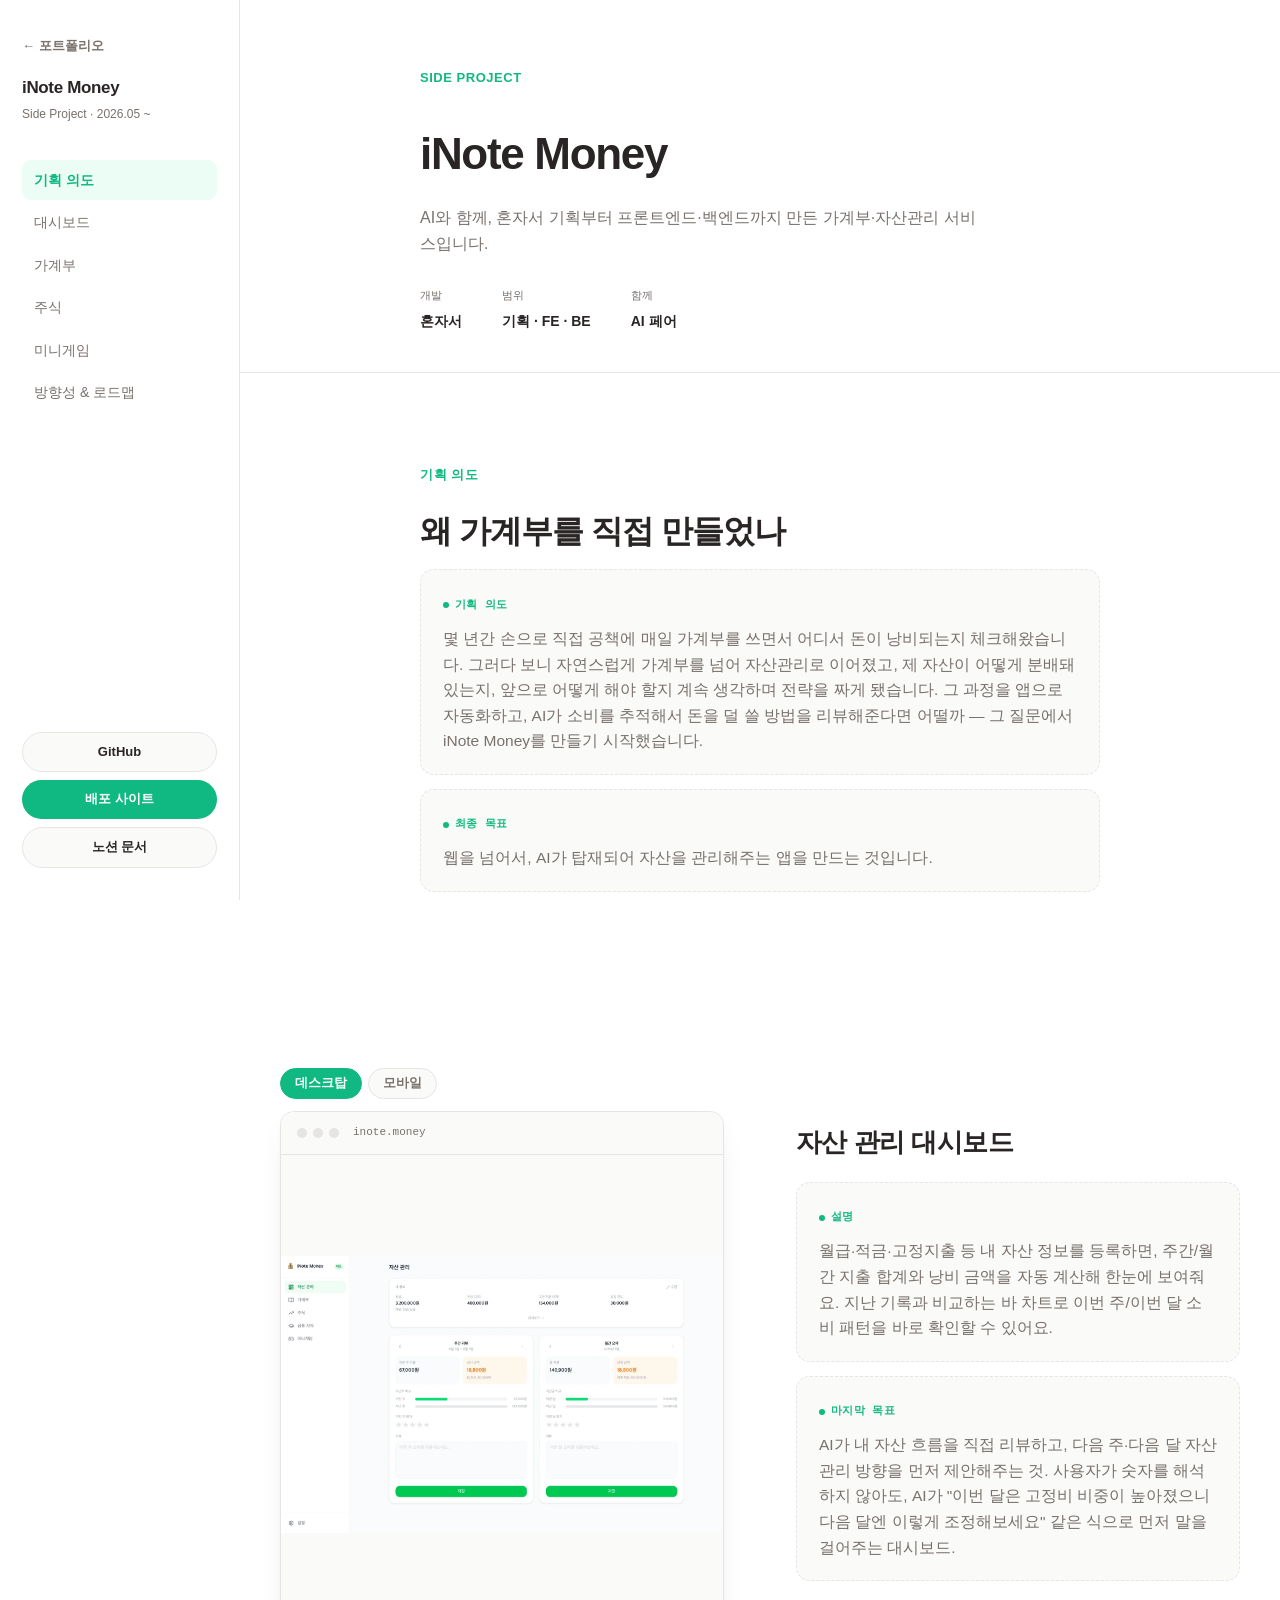
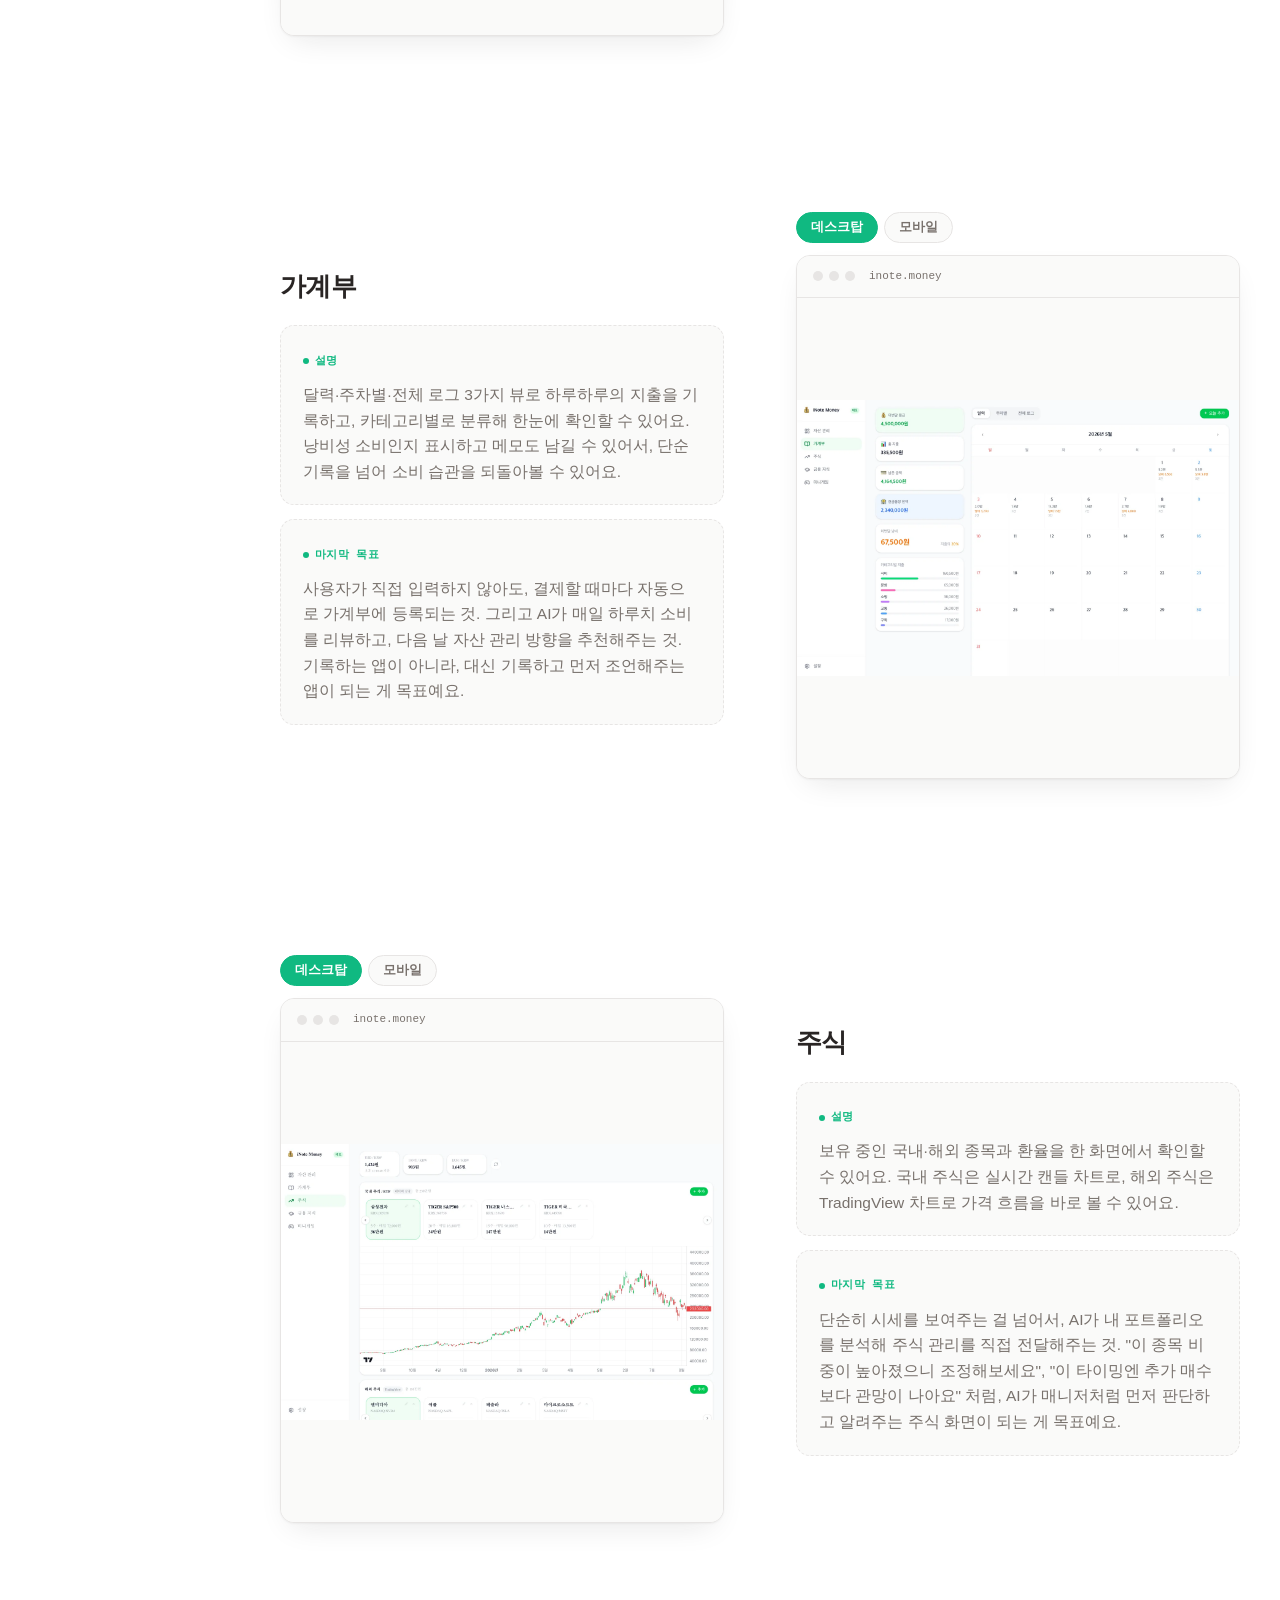
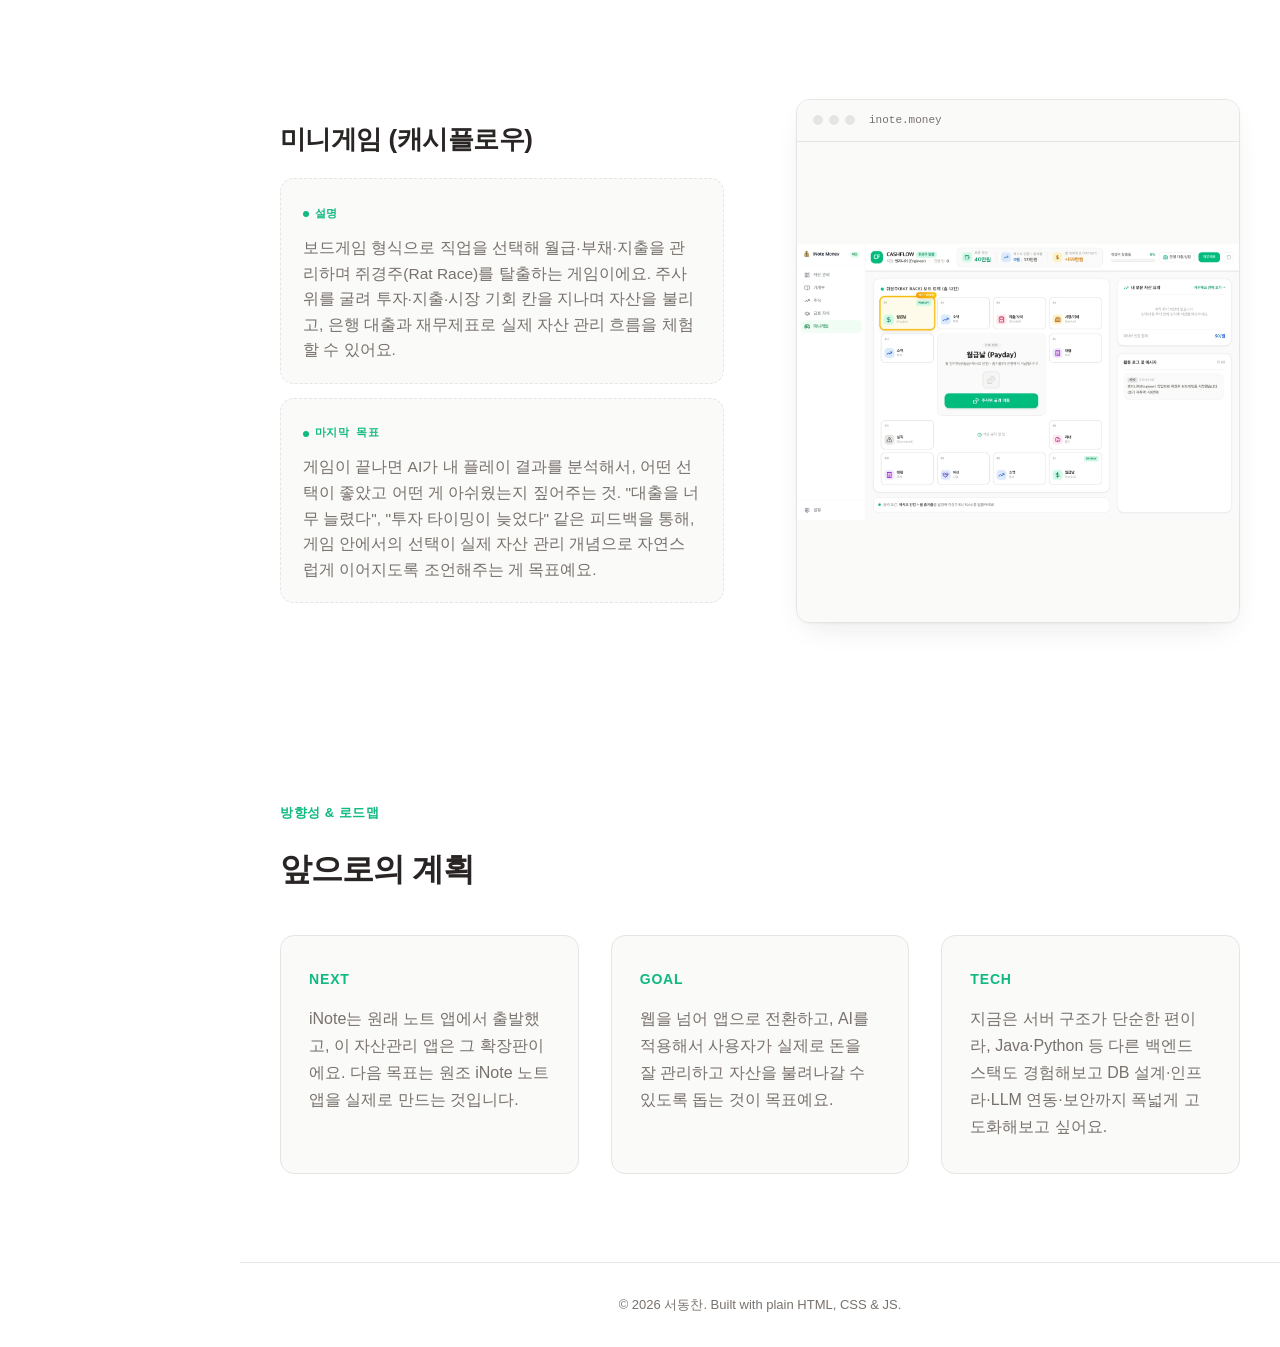
<file: inote-money.html>
<!DOCTYPE html>
<html lang="ko">
<head>
  <meta charset="UTF-8" />
  <meta name="viewport" content="width=device-width, initial-scale=1.0" />
  <meta name="theme-color" content="#ffffff" />
  <title>iNote Money · 서동찬</title>
  <meta name="description" content="AI와 함께 혼자서 기획부터 프론트엔드·백엔드까지 만든 가계부 서비스, iNote Money 상세 소개." />
  <meta property="og:title" content="iNote Money · 서동찬" />
  <meta property="og:description" content="AI와 함께 혼자서 기획부터 프론트엔드·백엔드까지 만든 가계부 서비스, iNote Money 상세 소개." />
  <meta property="og:type" content="website" />
  <meta property="og:image" content="assets/inote-dashboard.webp" />

  <style>
    :root {
      /* inote-money 실서비스 컬러 시스템 (Tailwind emerald + stone) */
      --bg: #ffffff;
      --surface: #fafaf9;
      --text: #292524;
      --muted: #78716c;
      --border: #e7e5e4;
      --accent: #10b981;
      --accent-soft: #ecfdf5;
      --ghost: #e7e5e4;
      --radius: 14px;
      --side-w: 240px;
      --ease: cubic-bezier(0.22, 1, 0.36, 1);
    }

    * { box-sizing: border-box; margin: 0; padding: 0; }
    html { scroll-behavior: smooth; }

    body {
      background: var(--bg);
      color: var(--text);
      font-family: -apple-system, BlinkMacSystemFont, "Segoe UI", "Pretendard",
        "Apple SD Gothic Neo", "Noto Sans KR", Roboto, sans-serif;
      line-height: 1.6;
      -webkit-font-smoothing: antialiased;
      text-rendering: optimizeLegibility;
    }

    a { color: inherit; text-decoration: none; }
    img { max-width: 100%; display: block; }
    ::selection { background: var(--accent); color: #fff; }

    .btn {
      display: inline-flex; align-items: center; gap: 8px; font-size: 15px; font-weight: 600;
      padding: 13px 22px; border-radius: 999px; transition: transform 0.2s var(--ease), background 0.2s var(--ease);
    }
    .btn-primary { background: var(--accent); color: #fff; }
    .btn-primary:hover { transform: translateY(-2px); }
    .btn-ghost { background: var(--surface); border: 1px solid var(--border); }
    .btn-ghost:hover { transform: translateY(-2px); border-color: var(--text); }

    /* PAGE SHELL: 왼쪽 사이드 메뉴 + 오른쪽 콘텐츠 */
    .page-shell { display: flex; align-items: flex-start; }

    .side-nav {
      width: var(--side-w); flex-shrink: 0; position: sticky; top: 0; height: 100vh;
      border-right: 1px solid var(--border); padding: 32px 22px; overflow-y: auto;
      display: flex; flex-direction: column; gap: 36px; z-index: 40;
    }
    .side-nav .back {
      display: inline-flex; align-items: center; gap: 6px; font-size: 13px; font-weight: 600;
      color: var(--muted); transition: color 0.2s var(--ease);
    }
    .side-nav .back:hover { color: var(--text); }
    .side-nav .logo { font-weight: 800; font-size: 17px; letter-spacing: -0.02em; margin-top: -8px; }
    .side-nav .sub { font-size: 12px; color: var(--muted); margin-top: 4px; }
    .side-nav-links { display: flex; flex-direction: column; gap: 2px; }
    .side-nav-links a {
      font-size: 14px; font-weight: 500; color: var(--muted); padding: 9px 12px; border-radius: 9px;
      transition: background 0.2s var(--ease), color 0.2s var(--ease);
    }
    .side-nav-links a:hover { background: var(--accent-soft); color: var(--text); }
    .side-nav-links a.active { background: var(--accent-soft); color: var(--accent); font-weight: 700; }
    .side-nav .links { display: flex; flex-direction: column; gap: 8px; margin-top: auto; }
    .side-nav .links .btn { padding: 9px 14px; font-size: 13px; justify-content: center; }

    .nav-toggle {
      display: none; width: 34px; height: 34px; border-radius: 8px; border: 1px solid var(--border);
      background: var(--surface); position: relative; cursor: pointer; flex-shrink: 0;
    }
    .nav-toggle span, .nav-toggle::before, .nav-toggle::after {
      content: ""; position: absolute; left: 8px; right: 8px; height: 1.5px; background: var(--text);
    }
    .nav-toggle::before { top: 12px; }
    .nav-toggle span { top: 16.5px; }
    .nav-toggle::after { top: 21px; }

    .page-main { flex: 1; min-width: 0; }
    .wrap { max-width: 760px; margin: 0 auto; padding: 0 40px; }

    /* SECTIONS */
    section { padding: 88px 0; position: relative; overflow: hidden; }
    section > .wrap { position: relative; z-index: 1; }
    .eyebrow {
      display: inline-flex; align-items: center;
      font-size: 13px; font-weight: 600; letter-spacing: 0.04em; text-transform: uppercase;
      color: var(--accent); margin-bottom: 20px;
    }
    .section-title { font-size: clamp(24px, 3.6vw, 32px); font-weight: 700; letter-spacing: -0.03em; margin-bottom: 12px; }

    /* PAGE HERO */
    .page-hero { padding: 64px 0 40px; border-bottom: 1px solid var(--border); }
    .page-hero h1 { font-size: clamp(30px, 5vw, 44px); font-weight: 800; letter-spacing: -0.03em; margin: 10px 0 16px; }
    .page-hero .lead { font-size: 16px; color: var(--muted); max-width: 560px; }

    /* INTRO (텍스트 전용) */
    .intro-section .desc { max-width: 620px; }

    /* FILL NOTE (아직 채우지 않은 자리 표시 — 실 콘텐츠 채운 후 제거) */
    .fill-note {
      border: 1px dashed var(--border); background: var(--surface); border-radius: var(--radius);
      padding: 20px 22px;
    }
    .fill-note + .fill-note { margin-top: 14px; }
    .fill-note .fn-label {
      display: inline-flex; align-items: center; gap: 6px;
      font-size: 11px; font-weight: 700; letter-spacing: 0.04em; color: var(--accent);
      font-family: ui-monospace, SFMono-Regular, Menlo, monospace;
    }
    .fill-note .fn-label::before { content: ""; width: 6px; height: 6px; border-radius: 50%; background: var(--accent); flex-shrink: 0; }
    .fill-note p { margin-top: 10px; font-size: 15.5px; color: var(--muted); line-height: 1.65; }
    .roadmap-item .fill-note { border: none; background: none; padding: 0; }
    /* SCREENSHOT FRAME (브라우저 창 목업 — 실제 스크린샷 넣기 전 자리) */
    .shot-frame {
      border: 1px solid var(--border); border-radius: var(--radius); overflow: hidden;
      background: var(--bg); box-shadow: 0 1px 2px rgba(28,25,23,0.04), 0 12px 32px -12px rgba(28,25,23,0.12);
    }
    .shot-frame-bar {
      display: flex; align-items: center; gap: 6px; padding: 12px 16px;
      border-bottom: 1px solid var(--border); background: var(--surface);
    }
    .shot-frame-bar i { width: 10px; height: 10px; border-radius: 50%; background: var(--border); display: block; }
    .shot-frame-url { margin-left: 8px; font-size: 11px; color: var(--muted); font-family: ui-monospace, SFMono-Regular, Menlo, monospace; }
    .shot-frame-body {
      aspect-ratio: 16 / 10; display: flex; flex-direction: column; align-items: center; justify-content: center;
      gap: 10px; background: var(--surface); color: var(--muted);
    }
    .shot-frame-body svg { width: 24px; height: 24px; }
    .shot-frame-body figcaption { font-size: 14px; }

    /* SHOT TOGGLE (데스크탑/모바일 스크린샷 전환) */
    .shot-toggle { display: inline-flex; gap: 6px; margin-bottom: 12px; }
    .shot-toggle-btn {
      font-size: 12.5px; font-weight: 600; padding: 6px 14px; border-radius: 999px;
      border: 1px solid var(--border); background: var(--surface); color: var(--muted);
      cursor: pointer; transition: background 0.2s var(--ease), color 0.2s var(--ease), border-color 0.2s var(--ease);
    }
    .shot-toggle-btn:hover { color: var(--text); }
    .shot-toggle-btn.active { background: var(--accent); border-color: var(--accent); color: #fff; }
    .shot-frame-media {
      background: var(--surface); height: 480px;
      display: flex; align-items: center; justify-content: center; overflow: hidden;
      transition: height 0.25s var(--ease);
    }
    .shot-frame-media:has(.shot-mobile.active) { height: 720px; }
    .shot-frame-media img { display: none; max-width: 100%; max-height: 100%; width: auto; height: auto; }
    .shot-frame-media img.active { display: block; }

    /* CAROUSEL (모바일 화면이 여러 장일 때 화살표/점으로 전환) */
    .shot-frame-media .shot-carousel { display: none; }
    .shot-frame-media .shot-carousel.active {
      display: flex; align-items: center; justify-content: center;
      position: relative; width: 100%; height: 100%; touch-action: pan-y;
    }
    .carousel-arrow {
      position: absolute; top: 50%; transform: translateY(-50%); z-index: 2;
      width: 30px; height: 30px; border-radius: 50%; border: 1px solid var(--border);
      background: rgba(255, 255, 255, 0.92); color: var(--text); font-size: 16px; line-height: 1;
      display: flex; align-items: center; justify-content: center; cursor: pointer;
      box-shadow: 0 2px 6px rgba(28, 25, 23, 0.1);
    }
    .carousel-arrow:hover { background: #fff; }
    .carousel-arrow.prev { left: 10px; }
    .carousel-arrow.next { right: 10px; }
    .carousel-dots { position: absolute; bottom: 10px; left: 50%; transform: translateX(-50%); z-index: 2; display: flex; gap: 6px; }
    .carousel-dot { width: 6px; height: 6px; border-radius: 50%; background: var(--border); border: none; cursor: pointer; padding: 0; }
    .carousel-dot.active { background: var(--accent); width: 16px; border-radius: 3px; }

    /* HERO META (개발/범위/함께 요약 정보) */
    .hero-meta { display: flex; flex-wrap: wrap; gap: 28px 40px; margin-top: 32px; }
    .hero-meta dt {
      font-size: 11px; letter-spacing: 0.04em; text-transform: uppercase; color: var(--muted);
      font-family: ui-monospace, SFMono-Regular, Menlo, monospace;
    }
    .hero-meta dd { margin-top: 4px; font-size: 14px; font-weight: 700; color: var(--text); }

    /* 배경 대형 워드 (카카오 스타일 — 섹션 뒤에 크게 깔리는 영문 텍스트) */
    .ghost-word {
      position: absolute; top: 50%; left: 0; transform: translateY(-50%);
      font-size: clamp(64px, 13vw, 220px); font-weight: 800; letter-spacing: -0.04em;
      color: var(--ghost); white-space: nowrap; pointer-events: none; z-index: 0; line-height: 1;
      user-select: none;
    }
    .flip .ghost-word { left: auto; right: 0; }
    .page-hero .ghost-word, .intro-section .ghost-word, .roadmap-section .ghost-word { left: -0.02em; }

    /* FEATURE SECTIONS (캘린더 / 주간 / 로그) — 이미지 + 텍스트 좌우 교차 배치 */
    .feature-section .wrap { max-width: 1440px; }
    .feature-grid { display: grid; grid-template-columns: 1fr 1fr; gap: 72px; align-items: center; }
    .feature-section.flip .feature-media { order: 2; }
    .feature-section.flip .feature-text { order: 1; }

    .feature-text .num {
      font-size: 13px; font-weight: 700; color: var(--accent); letter-spacing: 0.04em; margin-bottom: 10px;
      display: block;
    }
    .feature-text h2 { font-size: clamp(21px, 3vw, 26px); font-weight: 700; letter-spacing: -0.02em; margin-bottom: 18px; }
    .feature-text .desc { font-size: 15px; color: #374151; margin-bottom: 20px; }

    /* ROADMAP */
    .roadmap-section .wrap { max-width: 1440px; }
    .roadmap-grid { display: grid; grid-template-columns: repeat(3, 1fr); gap: 32px; margin-top: 40px; }
    .roadmap-item {
      background: var(--surface); border: 1px solid var(--border); border-radius: var(--radius); padding: 32px 28px;
    }
    .roadmap-item h3 { font-size: 14px; font-weight: 700; color: var(--accent); text-transform: uppercase; letter-spacing: 0.06em; margin-bottom: 14px; }
    .roadmap-item .fill-note p { font-size: 16px; line-height: 1.7; }

    footer { border-top: 1px solid var(--border); padding: 32px 0; text-align: center; font-size: 13px; color: var(--muted); }

    /* REVEAL */
    .reveal { opacity: 0; transform: translateY(20px); transition: opacity 0.6s var(--ease), transform 0.6s var(--ease); }
    .reveal.in { opacity: 1; transform: none; }
    @media (prefers-reduced-motion: reduce) {
      html { scroll-behavior: auto; }
      .reveal { opacity: 1; transform: none; transition: none; }
    }

    /* RESPONSIVE — 사이드바를 상단 가로 바로 전환 */
    @media (max-width: 880px) {
      .page-shell { flex-direction: column; }
      .side-nav {
        width: 100%; height: auto; position: sticky; top: 0; flex-direction: row; align-items: center;
        gap: 12px; padding: 12px 16px; border-right: none; border-bottom: 1px solid var(--border);
        background: color-mix(in srgb, var(--bg) 92%, transparent); backdrop-filter: saturate(180%) blur(12px);
        z-index: 50;
      }
      .side-nav .logo, .side-nav .sub { display: none; }
      .side-nav .back { flex-shrink: 0; }
      .nav-toggle { display: inline-flex; margin-left: auto; }
      .side-nav-links {
        position: absolute; top: 100%; left: 0; right: 0; flex-direction: column;
        background: var(--surface); border-bottom: 1px solid var(--border); padding: 8px 16px 16px;
        transform: translateY(-8px); opacity: 0; pointer-events: none;
        transition: opacity 0.25s var(--ease), transform 0.25s var(--ease);
      }
      .side-nav-links.open { transform: none; opacity: 1; pointer-events: auto; }
      .side-nav .links { flex-direction: row; margin-top: 0; display: none; }
      .wrap { padding: 0 24px; }
      section { padding: 56px 0; }
      .feature-grid { grid-template-columns: 1fr; gap: 24px; }
      .feature-section.flip .feature-media, .feature-section.flip .feature-text { order: initial; }
      .roadmap-grid { grid-template-columns: 1fr; }
    }
  </style>
</head>
<body>
  <div class="page-shell">
    <aside class="side-nav" id="sideNav">
      <div>
        <a href="index.html" class="back reveal">← 포트폴리오</a>
        <div class="logo reveal" style="margin-top:16px;">iNote Money</div>
        <div class="sub reveal">Side Project · 2026.05 ~</div>
      </div>
      <button class="nav-toggle" id="navToggle" aria-label="메뉴 열기" aria-expanded="false">
        <span></span>
      </button>
      <nav class="side-nav-links" id="navLinks">
        <a href="#intro">기획 의도</a>
        <a href="#dashboard">대시보드</a>
        <a href="#account-book">가계부</a>
        <a href="#stocks">주식</a>
        <a href="#mini-game">미니게임</a>
        <a href="#roadmap">방향성 &amp; 로드맵</a>
      </nav>
      <div class="links">
        <a href="https://github.com/seo337dc/inote-money" target="_blank" rel="noopener" class="btn btn-ghost">GitHub</a>
        <a href="https://inote-money.vercel.app/" target="_blank" rel="noopener" class="btn btn-primary">배포 사이트</a>
        <a href="https://glow-behavior-7ca.notion.site/Inote-money-35ab5151f22f8048b08cdc6ee8c38253" target="_blank" rel="noopener" class="btn btn-ghost">노션 문서</a>
      </div>
    </aside>

    <main class="page-main">
      <!-- PAGE HERO -->
      <section class="page-hero">
        <!-- <span class="ghost-word" aria-hidden="true">Money</span> -->
        <div class="wrap">
          <span class="eyebrow reveal">Side Project</span>
          <h1 class="reveal">iNote Money</h1>
          <p class="lead reveal">AI와 함께, 혼자서 기획부터 프론트엔드·백엔드까지 만든 가계부·자산관리 서비스입니다.</p>
          <dl class="hero-meta reveal">
            <div><dt>개발</dt><dd>혼자서</dd></div>
            <div><dt>범위</dt><dd>기획 · FE · BE</dd></div>
            <div><dt>함께</dt><dd>AI 페어</dd></div>
          </dl>
        </div>
      </section>

      <!-- INTRO -->
      <section id="intro" class="intro-section">
        <!-- <span class="ghost-word" aria-hidden="true">Intro</span> -->
        <div class="wrap">
          <span class="eyebrow reveal">기획 의도</span>
          <h2 class="section-title reveal">왜 가계부를 직접 만들었나</h2>
          <div class="fill-note reveal">
            <span class="fn-label">기획 의도</span>
            <p>
              몇 년간 손으로 직접 공책에 매일 가계부를 쓰면서 어디서 돈이 낭비되는지 체크해왔습니다.
              그러다 보니 자연스럽게 가계부를 넘어 자산관리로 이어졌고, 제 자산이 어떻게 분배돼 있는지, 앞으로 어떻게 해야 할지 계속 생각하며 전략을 짜게 됐습니다.
              그 과정을 앱으로 자동화하고, AI가 소비를 추적해서 돈을 덜 쓸 방법을 리뷰해준다면 어떨까 — 그 질문에서 iNote Money를 만들기 시작했습니다.
            </p>
          </div>
          <div class="fill-note reveal">
            <span class="fn-label">최종 목표</span>
            <p>웹을 넘어서, AI가 탑재되어 자산을 관리해주는 앱을 만드는 것입니다.</p>
          </div>
        </div>
      </section>

      <!-- ===================================================================
           기능 섹션 반복 구조: 기능명(h2) / 설명(fill-note) / 마지막 목표(fill-note) / 스크린샷(데스크탑·모바일 토글)
           새 기능 섹션(가계부·주식·미니게임 등) 추가 시 이 블록을 복사해서
           id, 텍스트, data-target/이미지 id, 이미지 경로만 바꾸면 됩니다.
           ================================================================ -->

      <!-- DASHBOARD -->
      <section id="dashboard" class="feature-section">
        <!-- <span class="ghost-word" aria-hidden="true">Dashboard</span> -->
        <div class="wrap">
          <div class="feature-grid">
            <div class="feature-media reveal">
              <div class="shot-toggle" role="tablist" aria-label="화면 종류 선택">
                <button type="button" class="shot-toggle-btn active" data-target="dashboard-shot-desktop">데스크탑</button>
                <button type="button" class="shot-toggle-btn" data-target="dashboard-shot-mobile">모바일</button>
              </div>
              <figure class="shot-frame">
                <div class="shot-frame-bar">
                  <i></i><i></i><i></i>
                  <span class="shot-frame-url">inote.money</span>
                </div>
                <div class="shot-frame-media">
                  <img id="dashboard-shot-desktop" src="assets/dashboard-desktop.webp" alt="자산 관리 대시보드 데스크탑 화면" class="active" loading="lazy">
                  <img id="dashboard-shot-mobile" src="assets/dashboard-mobile.webp" alt="자산 관리 대시보드 모바일 화면" class="shot-mobile" loading="lazy">
                </div>
              </figure>
            </div>
            <div class="feature-text reveal">
              <h2>자산 관리 대시보드</h2>
              <div class="fill-note">
                <span class="fn-label">설명</span>
                <p>월급·적금·고정지출 등 내 자산 정보를 등록하면, 주간/월간 지출 합계와 낭비 금액을 자동 계산해 한눈에 보여줘요. 지난 기록과 비교하는 바 차트로 이번 주/이번 달 소비 패턴을 바로 확인할 수 있어요.</p>
              </div>
              <div class="fill-note">
                <span class="fn-label">마지막 목표</span>
                <p>AI가 내 자산 흐름을 직접 리뷰하고, 다음 주·다음 달 자산 관리 방향을 먼저 제안해주는 것. 사용자가 숫자를 해석하지 않아도, AI가 "이번 달은 고정비 비중이 높아졌으니 다음 달엔 이렇게 조정해보세요" 같은 식으로 먼저 말을 걸어주는 대시보드.</p>
              </div>
            </div>
          </div>
        </div>
      </section>

      <!-- ACCOUNT BOOK (가계부) -->
      <section id="account-book" class="feature-section flip">
        <!-- <span class="ghost-word" aria-hidden="true">Ledger</span> -->
        <div class="wrap">
          <div class="feature-grid">
            <div class="feature-media reveal">
              <div class="shot-toggle" role="tablist" aria-label="화면 종류 선택">
                <button type="button" class="shot-toggle-btn active" data-target="ledger-shot-desktop">데스크탑</button>
                <button type="button" class="shot-toggle-btn" data-target="ledger-shot-mobile">모바일</button>
              </div>
              <figure class="shot-frame">
                <div class="shot-frame-bar">
                  <i></i><i></i><i></i>
                  <span class="shot-frame-url">inote.money</span>
                </div>
                <div class="shot-frame-media">
                  <img id="ledger-shot-desktop" src="assets/account-book-desktop.webp" alt="가계부 달력 뷰 데스크탑 화면" class="active" loading="lazy">
                  <div id="ledger-shot-mobile" class="shot-carousel shot-mobile">
                    <img src="assets/account-book-mobile-1.webp" alt="가계부 요약 대시보드 모바일 화면" class="carousel-slide active" loading="lazy">
                    <img src="assets/account-book-mobile-2.webp" alt="가계부 달력 뷰 모바일 화면" class="carousel-slide" loading="lazy">
                    <img src="assets/account-book-mobile-3.webp" alt="가계부 전체 로그 모바일 화면" class="carousel-slide" loading="lazy">
                    <button type="button" class="carousel-arrow prev" aria-label="이전 화면">‹</button>
                    <button type="button" class="carousel-arrow next" aria-label="다음 화면">›</button>
                    <div class="carousel-dots">
                      <button type="button" class="carousel-dot active" aria-label="1번 화면: 요약 대시보드"></button>
                      <button type="button" class="carousel-dot" aria-label="2번 화면: 달력"></button>
                      <button type="button" class="carousel-dot" aria-label="3번 화면: 전체 로그"></button>
                    </div>
                  </div>
                </div>
              </figure>
            </div>
            <div class="feature-text reveal">
              <h2>가계부</h2>
              <div class="fill-note">
                <span class="fn-label">설명</span>
                <p>달력·주차별·전체 로그 3가지 뷰로 하루하루의 지출을 기록하고, 카테고리별로 분류해 한눈에 확인할 수 있어요. 낭비성 소비인지 표시하고 메모도 남길 수 있어서, 단순 기록을 넘어 소비 습관을 되돌아볼 수 있어요.</p>
              </div>
              <div class="fill-note">
                <span class="fn-label">마지막 목표</span>
                <p>사용자가 직접 입력하지 않아도, 결제할 때마다 자동으로 가계부에 등록되는 것. 그리고 AI가 매일 하루치 소비를 리뷰하고, 다음 날 자산 관리 방향을 추천해주는 것. 기록하는 앱이 아니라, 대신 기록하고 먼저 조언해주는 앱이 되는 게 목표예요.</p>
              </div>
            </div>
          </div>
        </div>
      </section>

      <!-- STOCKS (주식) -->
      <section id="stocks" class="feature-section">
        <!-- <span class="ghost-word" aria-hidden="true">Stocks</span> -->
        <div class="wrap">
          <div class="feature-grid">
            <div class="feature-media reveal">
              <div class="shot-toggle" role="tablist" aria-label="화면 종류 선택">
                <button type="button" class="shot-toggle-btn active" data-target="stocks-shot-desktop">데스크탑</button>
                <button type="button" class="shot-toggle-btn" data-target="stocks-shot-mobile">모바일</button>
              </div>
              <figure class="shot-frame">
                <div class="shot-frame-bar">
                  <i></i><i></i><i></i>
                  <span class="shot-frame-url">inote.money</span>
                </div>
                <div class="shot-frame-media">
                  <img id="stocks-shot-desktop" src="assets/stocks-desktop.webp" alt="주식 화면 데스크탑 화면" class="active" loading="lazy">
                  <img id="stocks-shot-mobile" src="assets/stocks-mobile.webp" alt="주식 화면 모바일 화면" class="shot-mobile" loading="lazy">
                </div>
              </figure>
            </div>
            <div class="feature-text reveal">
              <h2>주식</h2>
              <div class="fill-note">
                <span class="fn-label">설명</span>
                <p>보유 중인 국내·해외 종목과 환율을 한 화면에서 확인할 수 있어요. 국내 주식은 실시간 캔들 차트로, 해외 주식은 TradingView 차트로 가격 흐름을 바로 볼 수 있어요.</p>
              </div>
              <div class="fill-note">
                <span class="fn-label">마지막 목표</span>
                <p>단순히 시세를 보여주는 걸 넘어서, AI가 내 포트폴리오를 분석해 주식 관리를 직접 전달해주는 것. "이 종목 비중이 높아졌으니 조정해보세요", "이 타이밍엔 추가 매수보다 관망이 나아요" 처럼, AI가 매니저처럼 먼저 판단하고 알려주는 주식 화면이 되는 게 목표예요.</p>
              </div>
            </div>
          </div>
        </div>
      </section>

      <!-- MINI GAME (캐시플로우) -->
      <section id="mini-game" class="feature-section flip">
        <!-- <span class="ghost-word" aria-hidden="true">CASHFLOW</span> -->
        <div class="wrap">
          <div class="feature-grid">
            <div class="feature-media reveal">
              <figure class="shot-frame">
                <div class="shot-frame-bar">
                  <i></i><i></i><i></i>
                  <span class="shot-frame-url">inote.money</span>
                </div>
                <div class="shot-frame-media">
                  <img src="assets/mini-game-desktop.webp" alt="미니게임 캐시플로우 데스크탑 화면" class="active" loading="lazy">
                </div>
              </figure>
            </div>
            <div class="feature-text reveal">
              <h2>미니게임 (캐시플로우)</h2>
              <div class="fill-note">
                <span class="fn-label">설명</span>
                <p>보드게임 형식으로 직업을 선택해 월급·부채·지출을 관리하며 쥐경주(Rat Race)를 탈출하는 게임이에요. 주사위를 굴려 투자·지출·시장 기회 칸을 지나며 자산을 불리고, 은행 대출과 재무제표로 실제 자산 관리 흐름을 체험할 수 있어요.</p>
              </div>
              <div class="fill-note">
                <span class="fn-label">마지막 목표</span>
                <p>게임이 끝나면 AI가 내 플레이 결과를 분석해서, 어떤 선택이 좋았고 어떤 게 아쉬웠는지 짚어주는 것. "대출을 너무 늘렸다", "투자 타이밍이 늦었다" 같은 피드백을 통해, 게임 안에서의 선택이 실제 자산 관리 개념으로 자연스럽게 이어지도록 조언해주는 게 목표예요.</p>
              </div>
            </div>
          </div>
        </div>
      </section>

      <!-- ROADMAP -->
      <section id="roadmap" class="roadmap-section">
        <!-- <span class="ghost-word" aria-hidden="true">Roadmap</span> -->
        <div class="wrap">
          <span class="eyebrow reveal">방향성 &amp; 로드맵</span>
          <h2 class="section-title reveal">앞으로의 계획</h2>
          <div class="roadmap-grid">
            <div class="roadmap-item reveal">
              <h3>Next</h3>
              <div class="fill-note"><p>iNote는 원래 노트 앱에서 출발했고, 이 자산관리 앱은 그 확장판이에요. 다음 목표는 원조 iNote 노트 앱을 실제로 만드는 것입니다.</p></div>
            </div>
            <div class="roadmap-item reveal">
              <h3>Goal</h3>
              <div class="fill-note"><p>웹을 넘어 앱으로 전환하고, AI를 적용해서 사용자가 실제로 돈을 잘 관리하고 자산을 불려나갈 수 있도록 돕는 것이 목표예요.</p></div>
            </div>
            <div class="roadmap-item reveal">
              <h3>Tech</h3>
              <div class="fill-note"><p>지금은 서버 구조가 단순한 편이라, Java·Python 등 다른 백엔드 스택도 경험해보고 DB 설계·인프라·LLM 연동·보안까지 폭넓게 고도화해보고 싶어요.</p></div>
            </div>
          </div>
        </div>
      </section>

      <footer>
        © <span id="year"></span> 서동찬. Built with plain HTML, CSS &amp; JS.
      </footer>
    </main>
  </div>

  <script>
    document.getElementById("year").textContent = new Date().getFullYear();

    const toggle = document.getElementById("navToggle");
    const links = document.getElementById("navLinks");
    toggle.addEventListener("click", () => {
      const open = links.classList.toggle("open");
      toggle.setAttribute("aria-expanded", String(open));
    });
    links.querySelectorAll("a").forEach((a) =>
      a.addEventListener("click", () => links.classList.remove("open"))
    );

    // 데스크탑/모바일 스크린샷 토글 (기능 섹션마다 반복 사용)
    document.querySelectorAll(".shot-toggle").forEach((group) => {
      group.addEventListener("click", (e) => {
        const btn = e.target.closest(".shot-toggle-btn");
        if (!btn) return;
        group.querySelectorAll(".shot-toggle-btn").forEach((b) => b.classList.remove("active"));
        btn.classList.add("active");
        const frame = group.nextElementSibling;
        const target = frame && frame.querySelector("#" + btn.dataset.target);
        if (!target) return;
        target.parentElement.querySelectorAll(":scope > *").forEach((el) => el.classList.remove("active"));
        target.classList.add("active");
      });
    });

    // 모바일 스크린샷 슬라이드 (여러 장일 때 화살표/점/스와이프로 전환)
    document.querySelectorAll(".shot-carousel").forEach((carousel) => {
      const slides = Array.from(carousel.querySelectorAll(".carousel-slide"));
      const dots = Array.from(carousel.querySelectorAll(".carousel-dot"));
      let index = slides.findIndex((s) => s.classList.contains("active"));
      if (index < 0) index = 0;

      function show(i) {
        index = (i + slides.length) % slides.length;
        slides.forEach((s, idx) => s.classList.toggle("active", idx === index));
        dots.forEach((d, idx) => d.classList.toggle("active", idx === index));
      }

      carousel.querySelector(".carousel-arrow.prev")?.addEventListener("click", (e) => {
        e.stopPropagation();
        show(index - 1);
      });
      carousel.querySelector(".carousel-arrow.next")?.addEventListener("click", (e) => {
        e.stopPropagation();
        show(index + 1);
      });
      dots.forEach((d, idx) => d.addEventListener("click", (e) => {
        e.stopPropagation();
        show(idx);
      }));

      let startX = null;
      carousel.addEventListener("pointerdown", (e) => { startX = e.clientX; });
      carousel.addEventListener("pointerup", (e) => {
        if (startX === null) return;
        const dx = e.clientX - startX;
        startX = null;
        if (Math.abs(dx) < 30) return;
        show(dx < 0 ? index + 1 : index - 1);
      });
    });

    const revealEls = document.querySelectorAll(".reveal");
    const io = new IntersectionObserver(
      (entries) => {
        entries.forEach((e) => {
          if (e.isIntersecting) {
            e.target.classList.add("in");
            io.unobserve(e.target);
          }
        });
      },
      { threshold: 0.12 }
    );
    revealEls.forEach((el) => io.observe(el));

    const navMap = {};
    document.querySelectorAll(".side-nav-links a").forEach((a) => {
      const id = a.getAttribute("href").replace("#", "");
      if (id) navMap[id] = a;
    });
    const sections = Object.keys(navMap)
      .map((id) => document.getElementById(id))
      .filter(Boolean);
    const spy = new IntersectionObserver(
      (entries) => {
        entries.forEach((e) => {
          if (e.isIntersecting) {
            Object.values(navMap).forEach((a) => a.classList.remove("active"));
            const active = navMap[e.target.id];
            if (active) active.classList.add("active");
          }
        });
      },
      { rootMargin: "-45% 0px -50% 0px" }
    );
    sections.forEach((s) => spy.observe(s));
  </script>
</body>
</html>
</file>
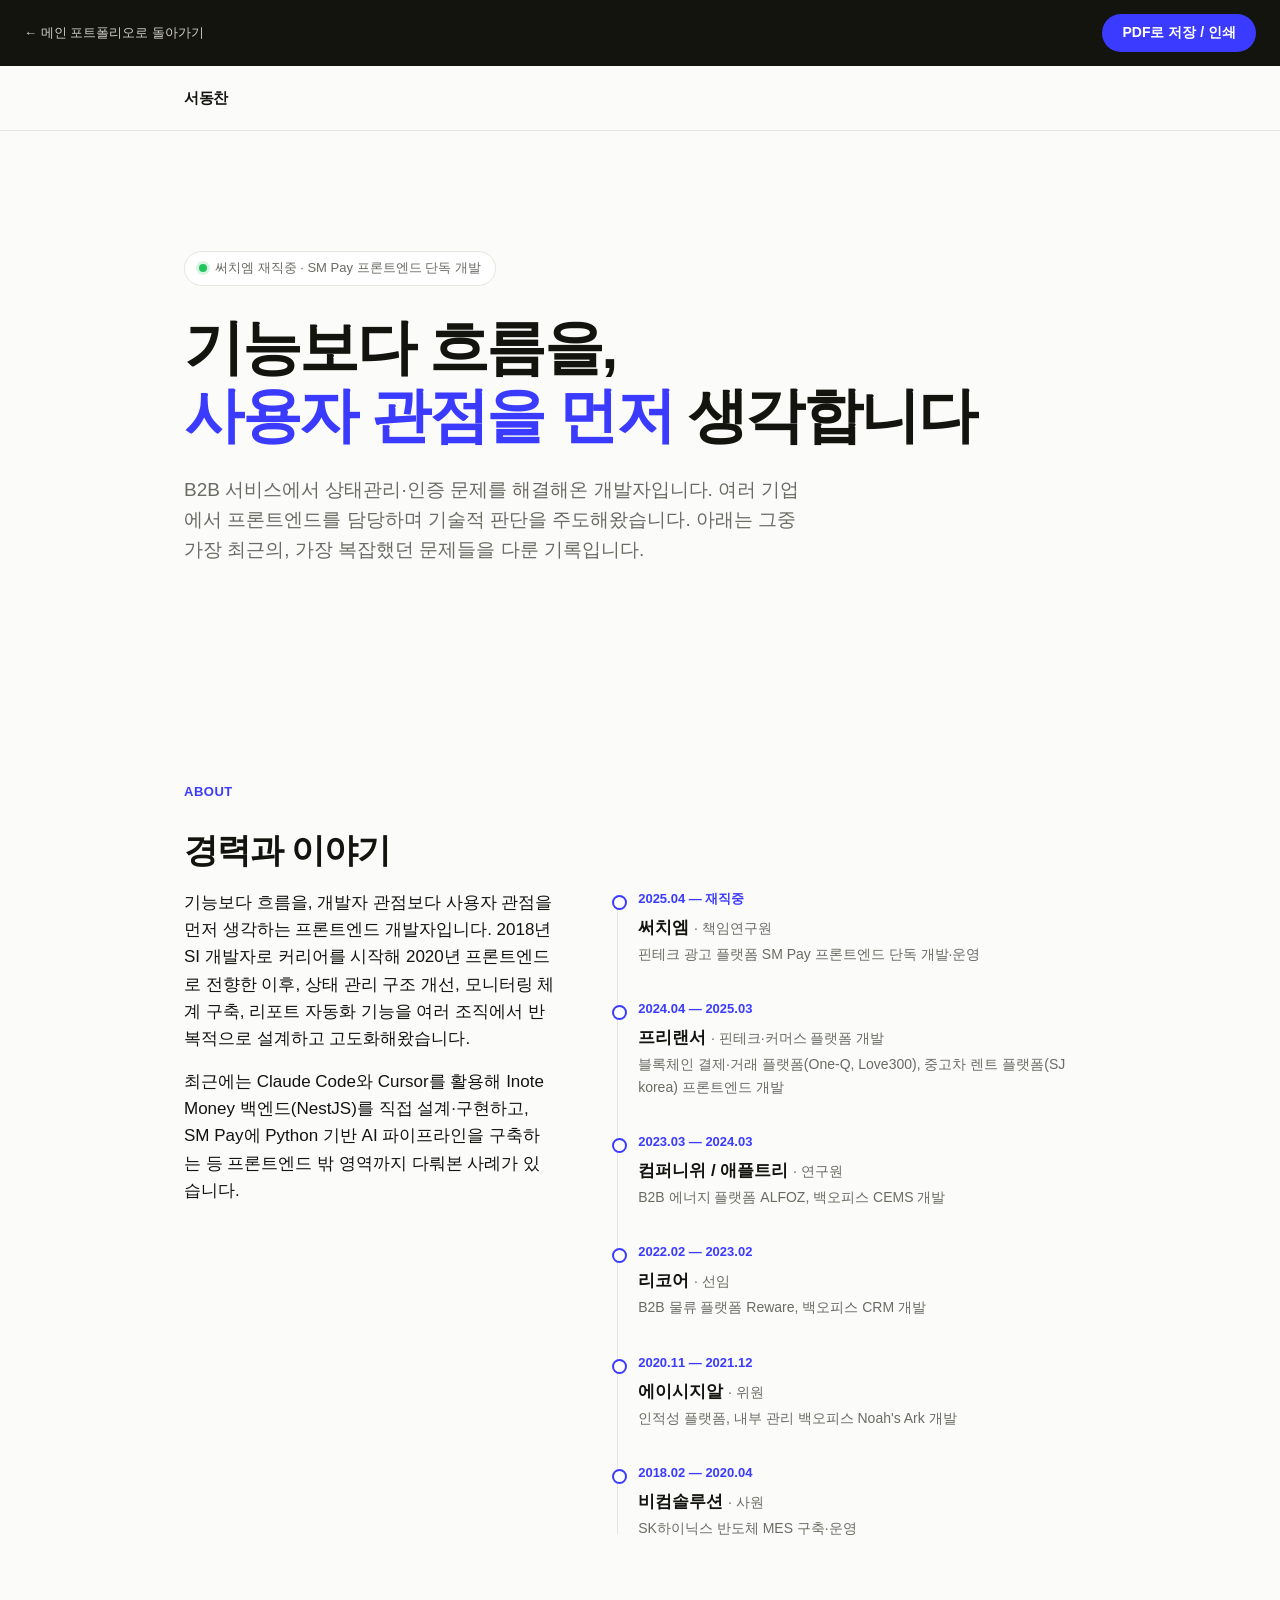
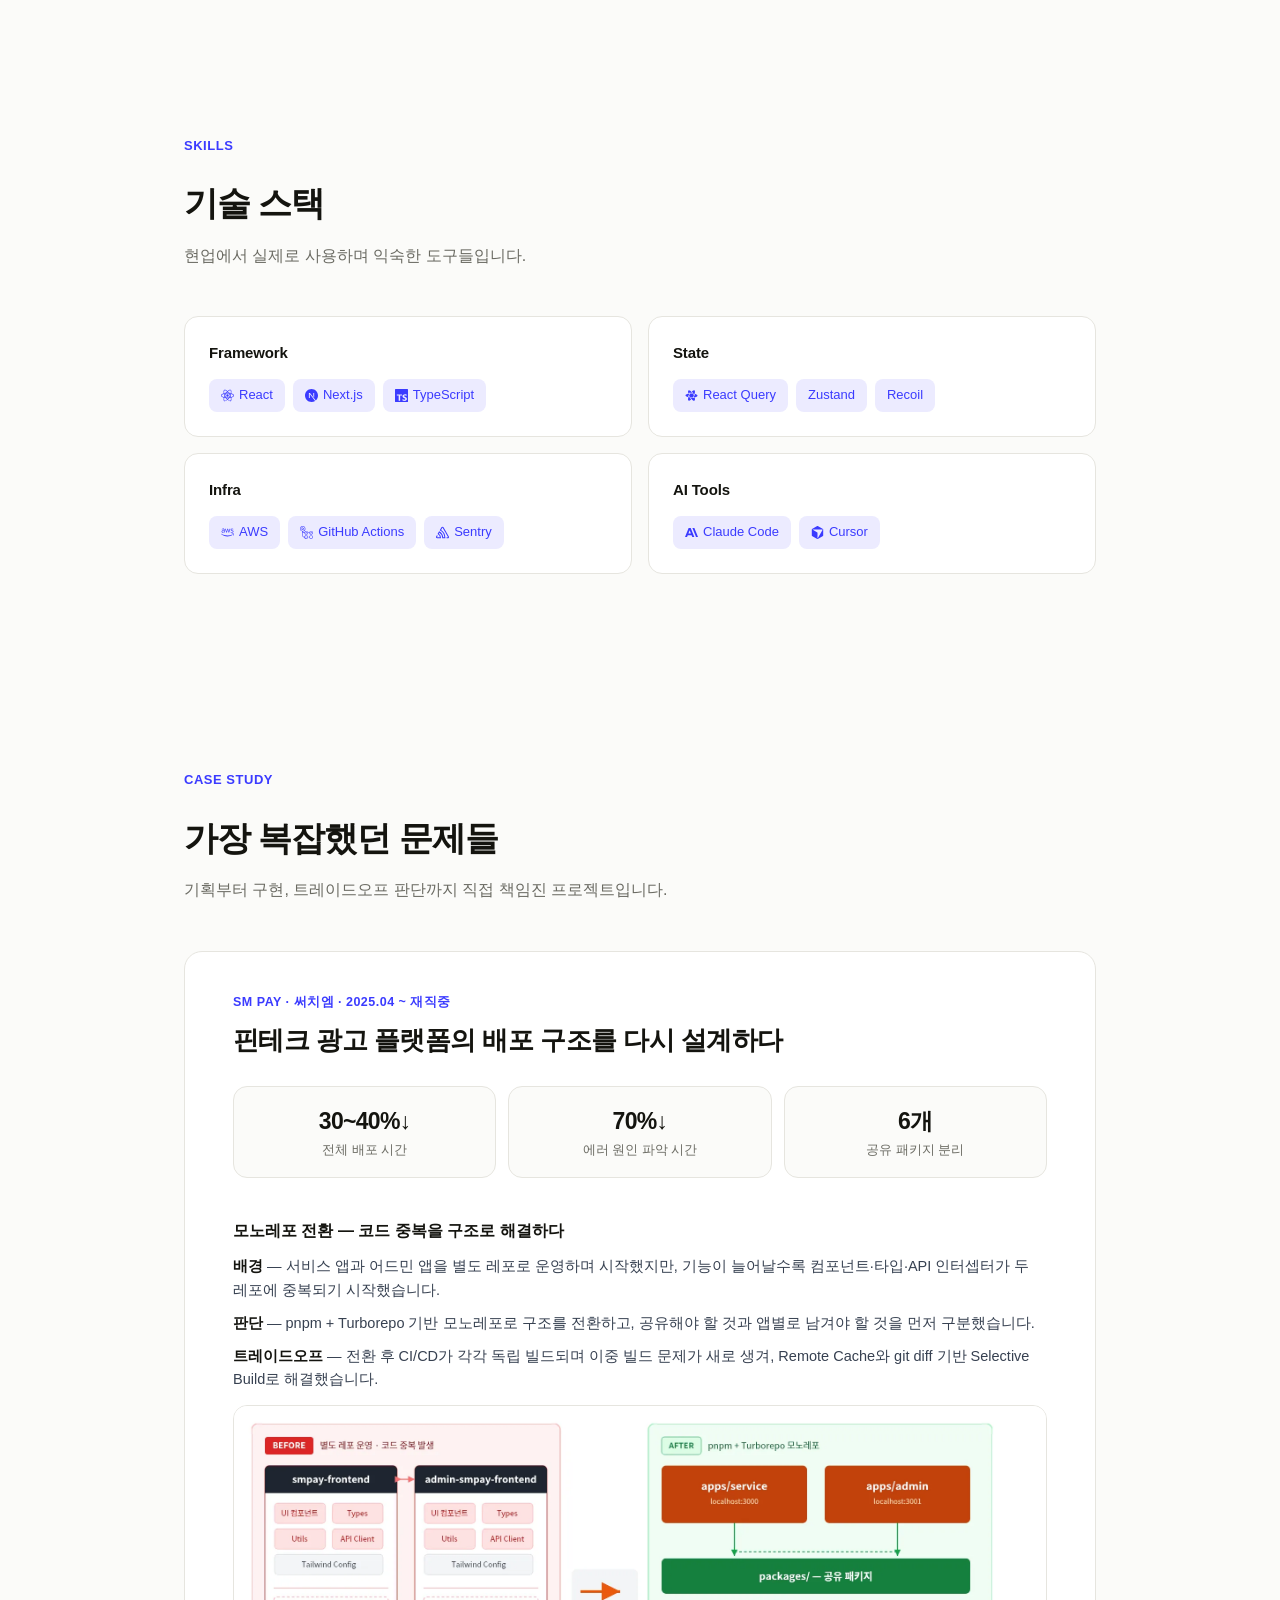
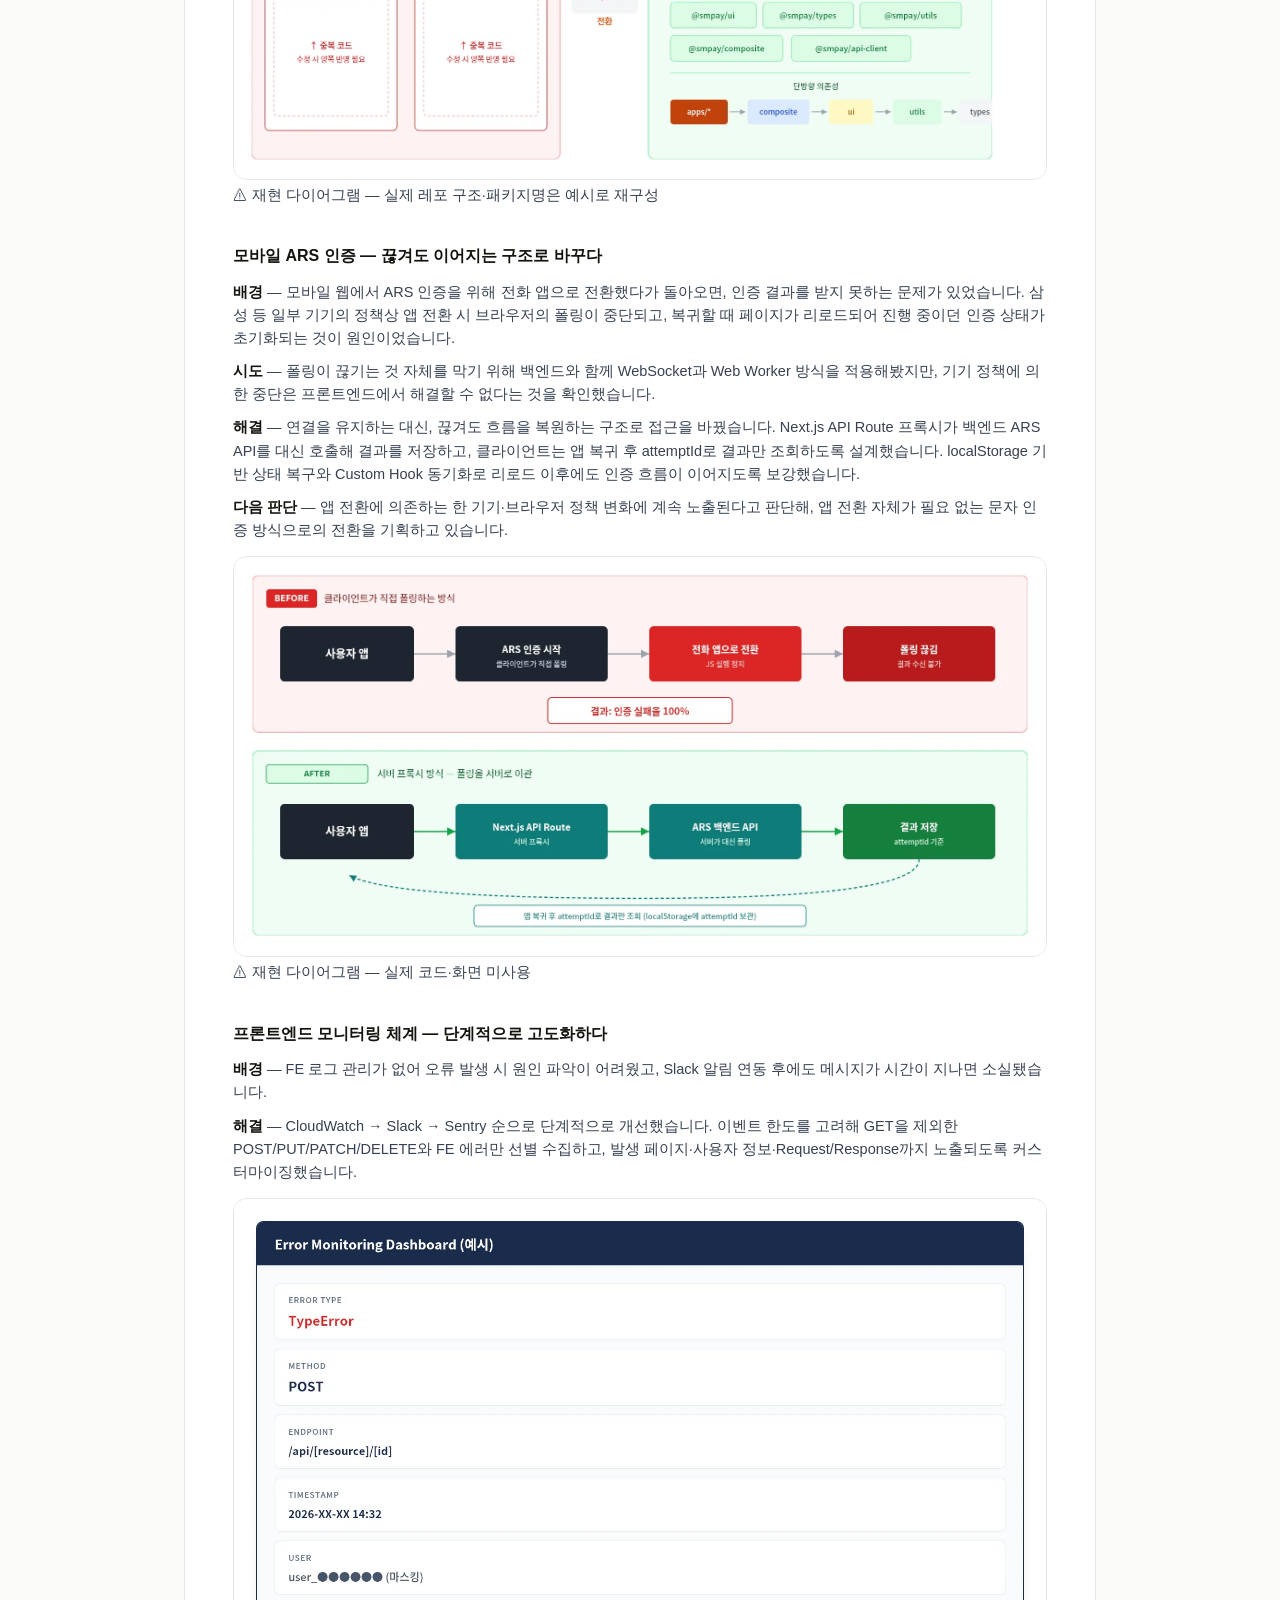
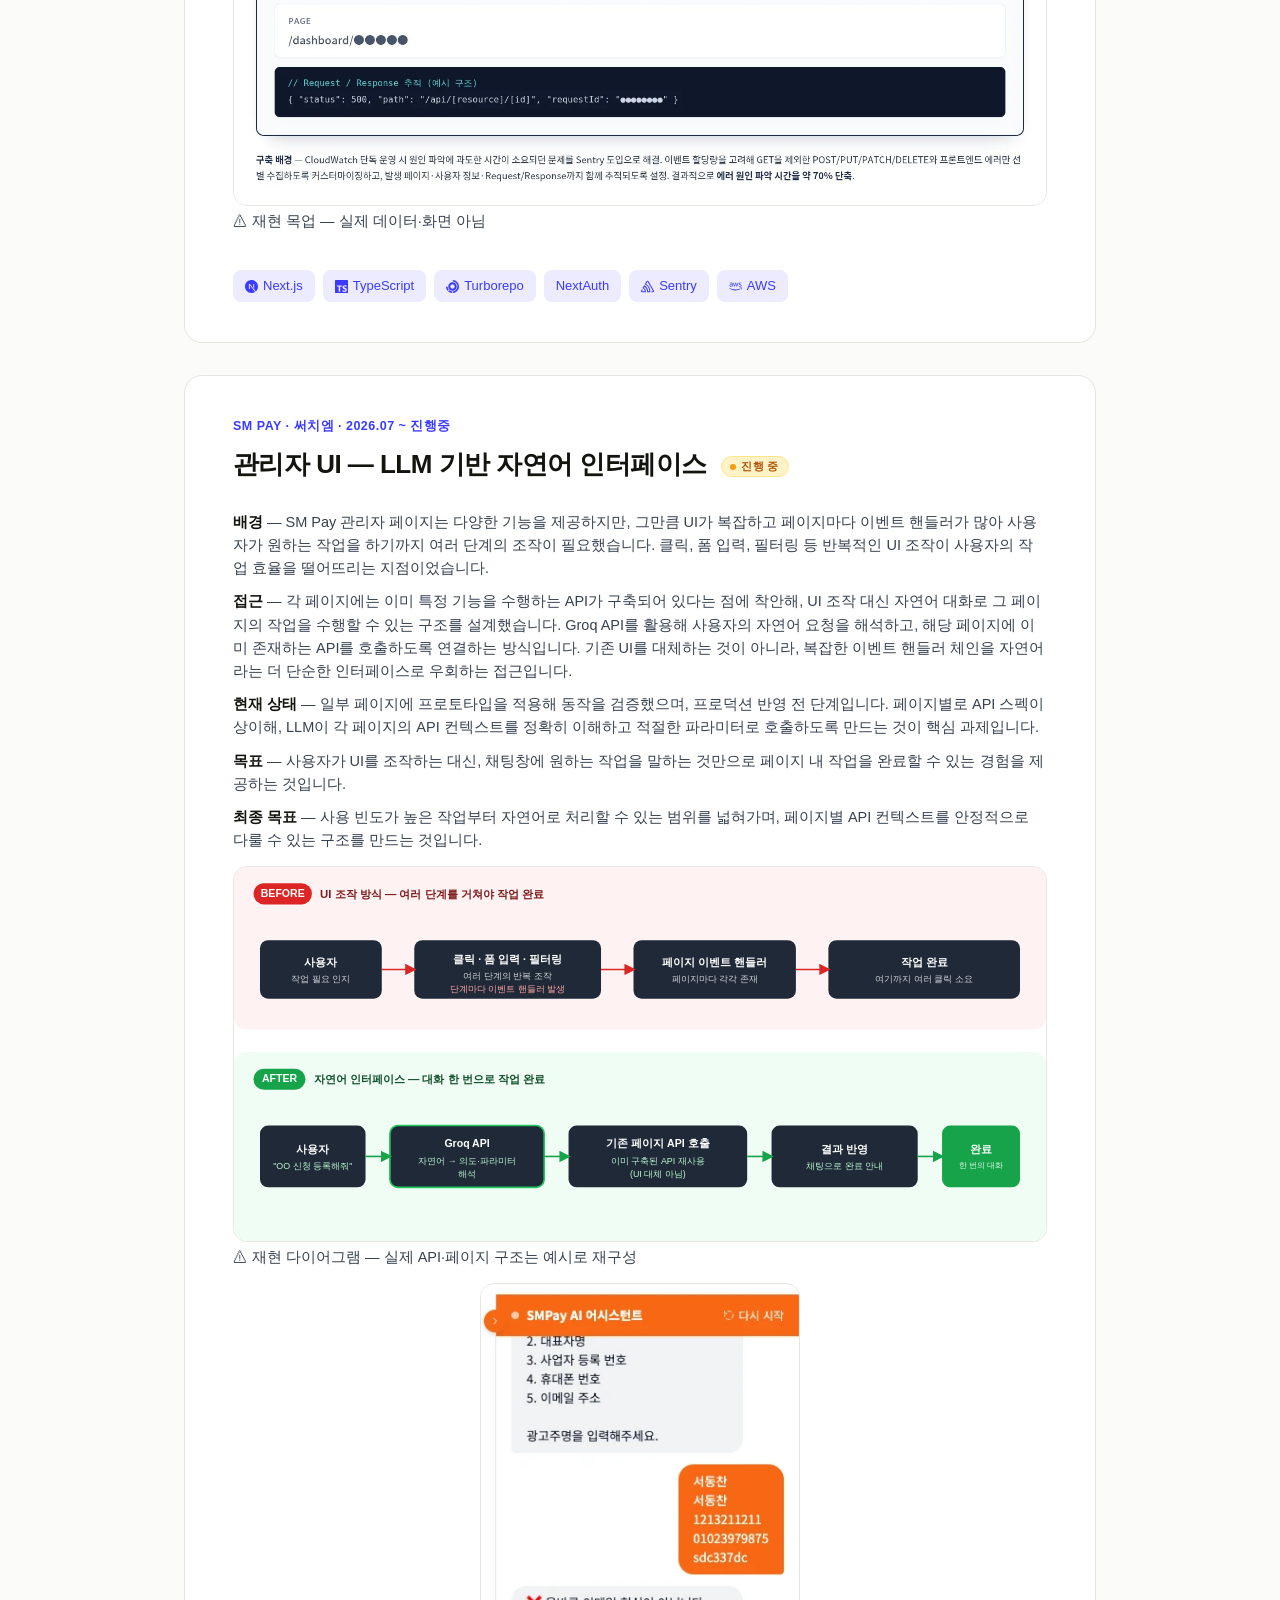
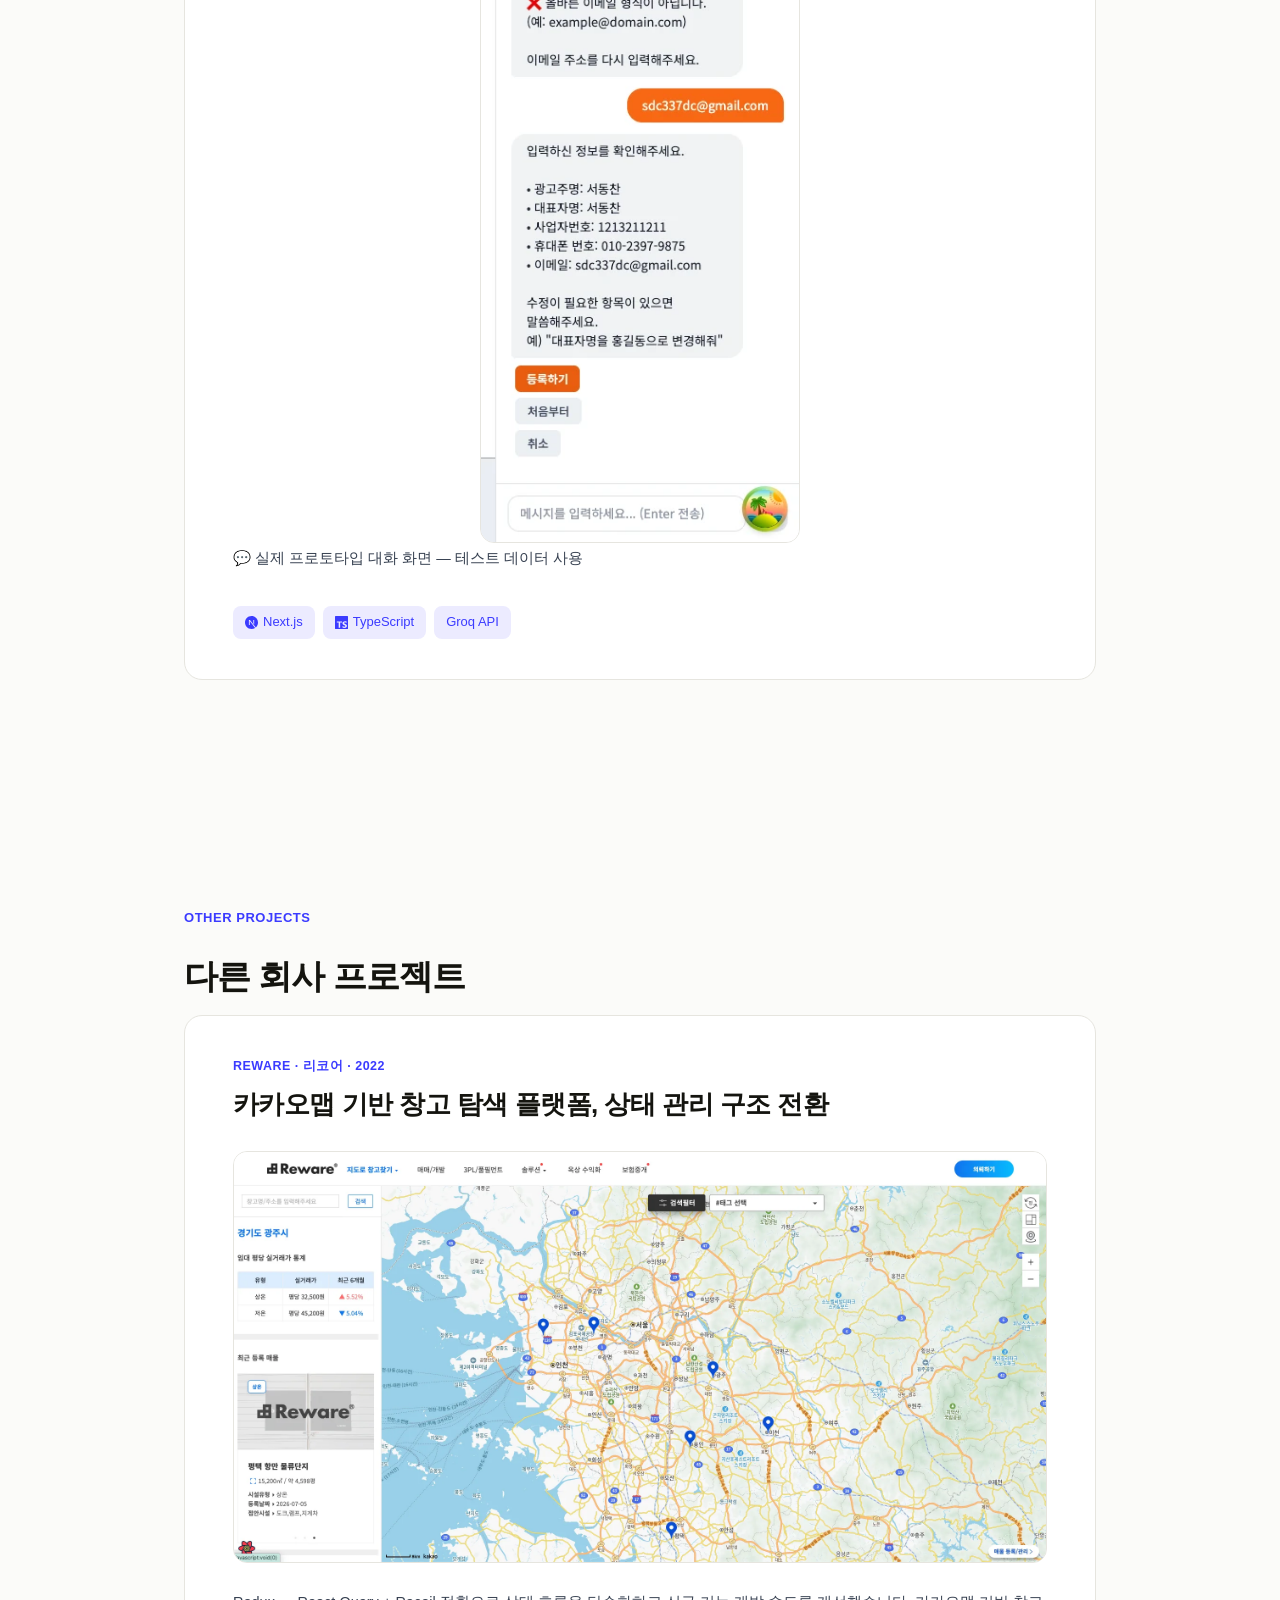
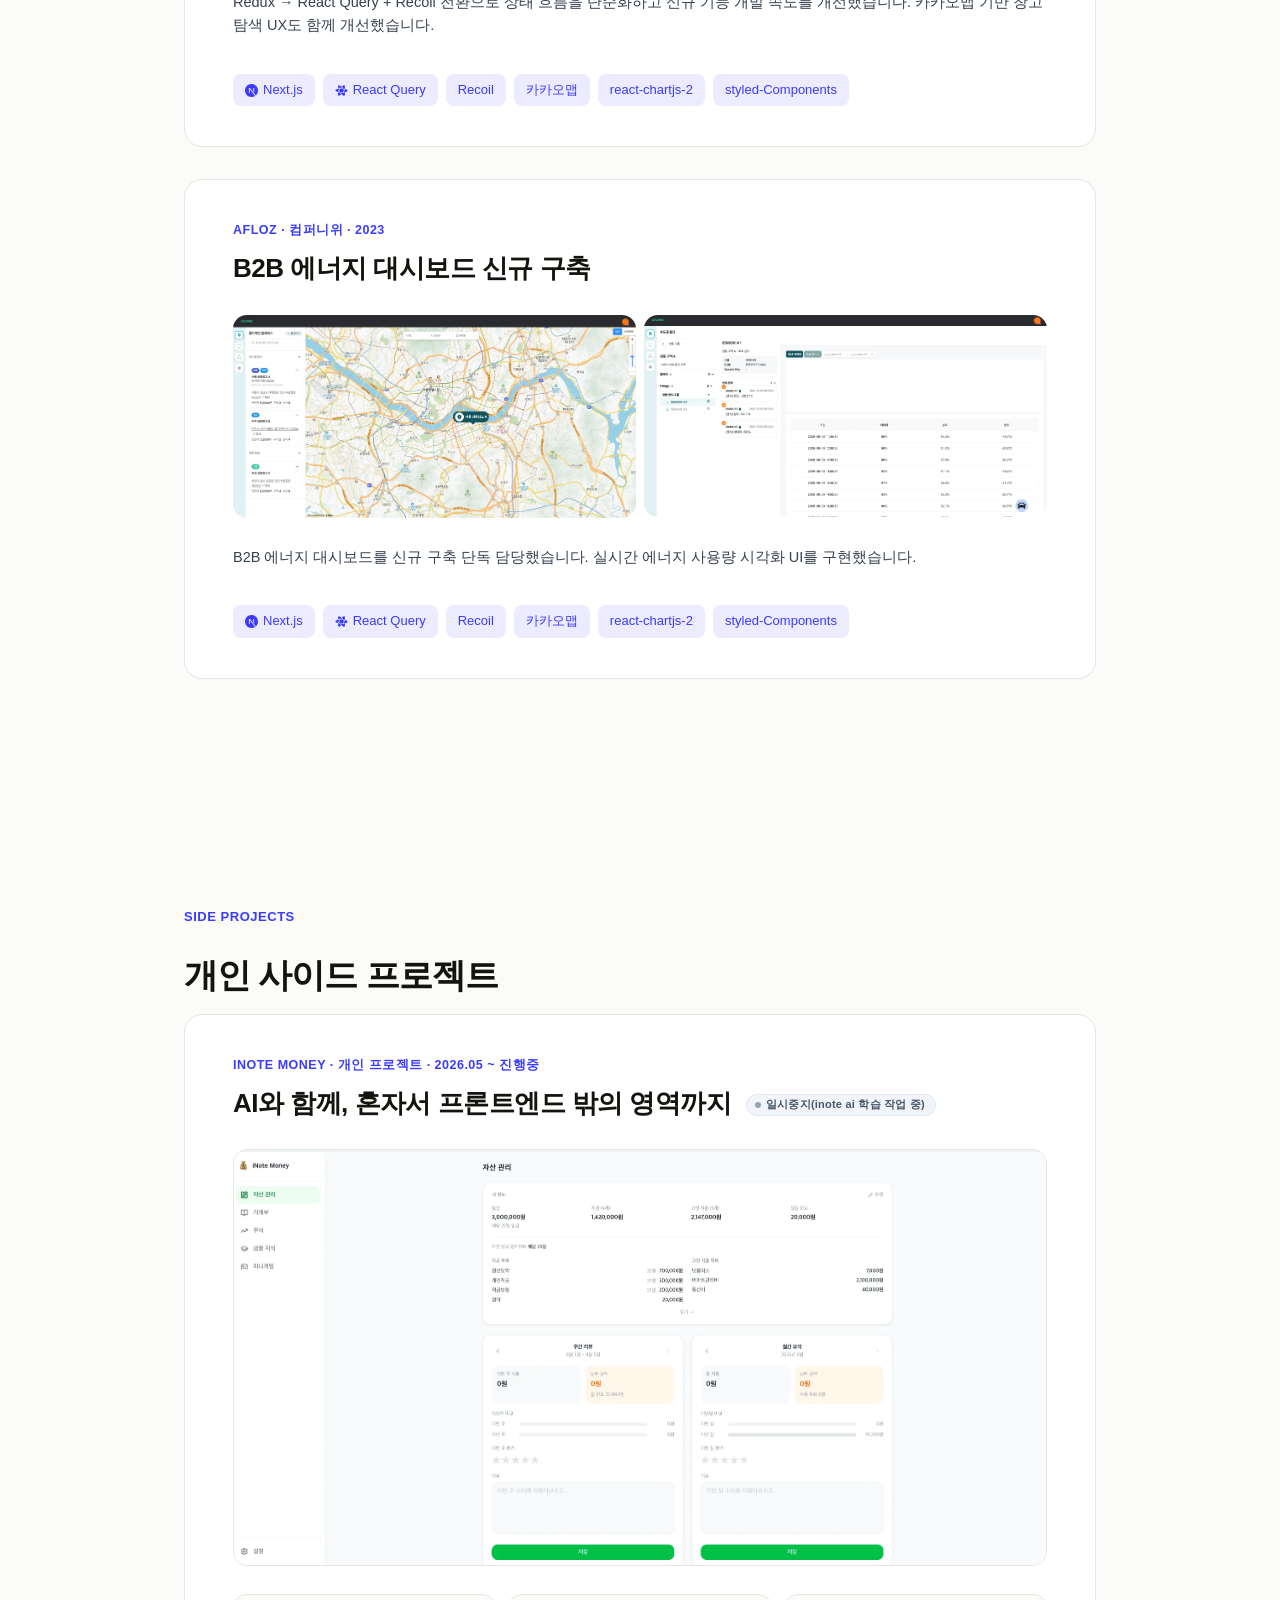
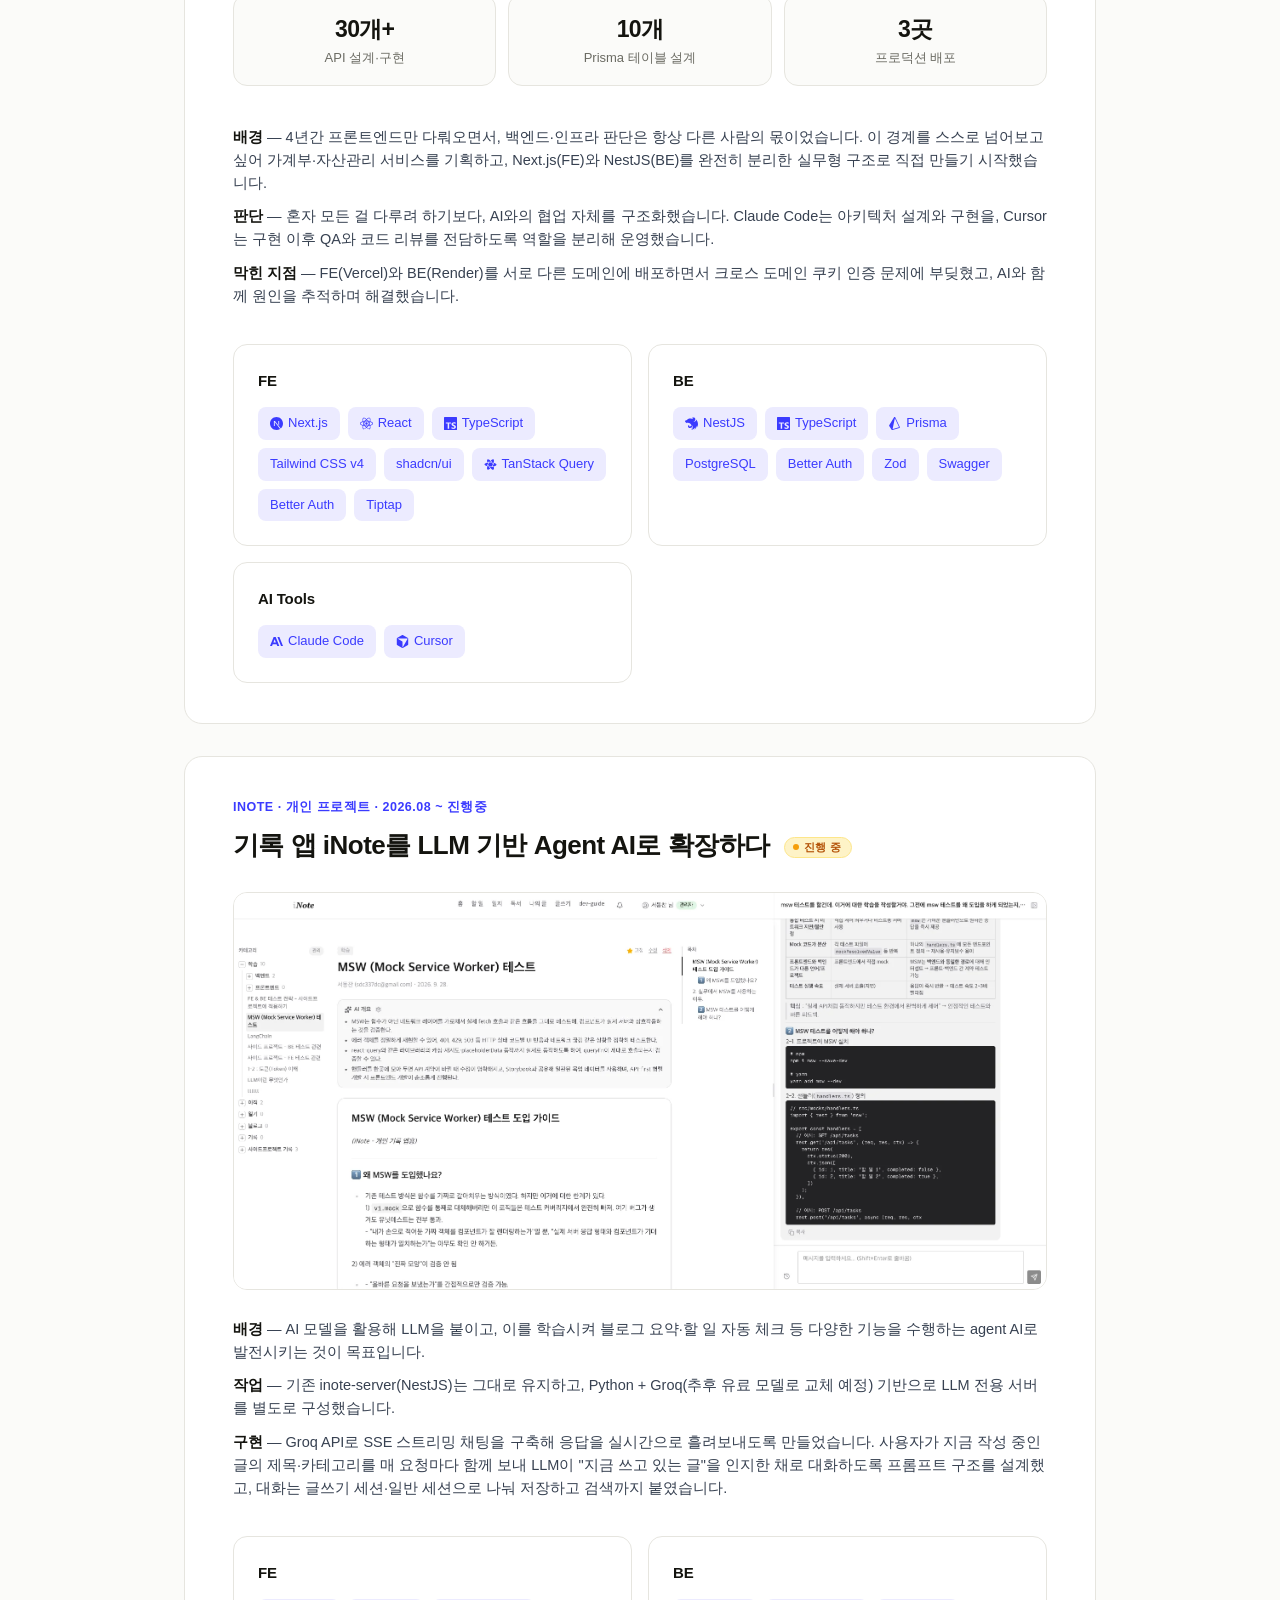
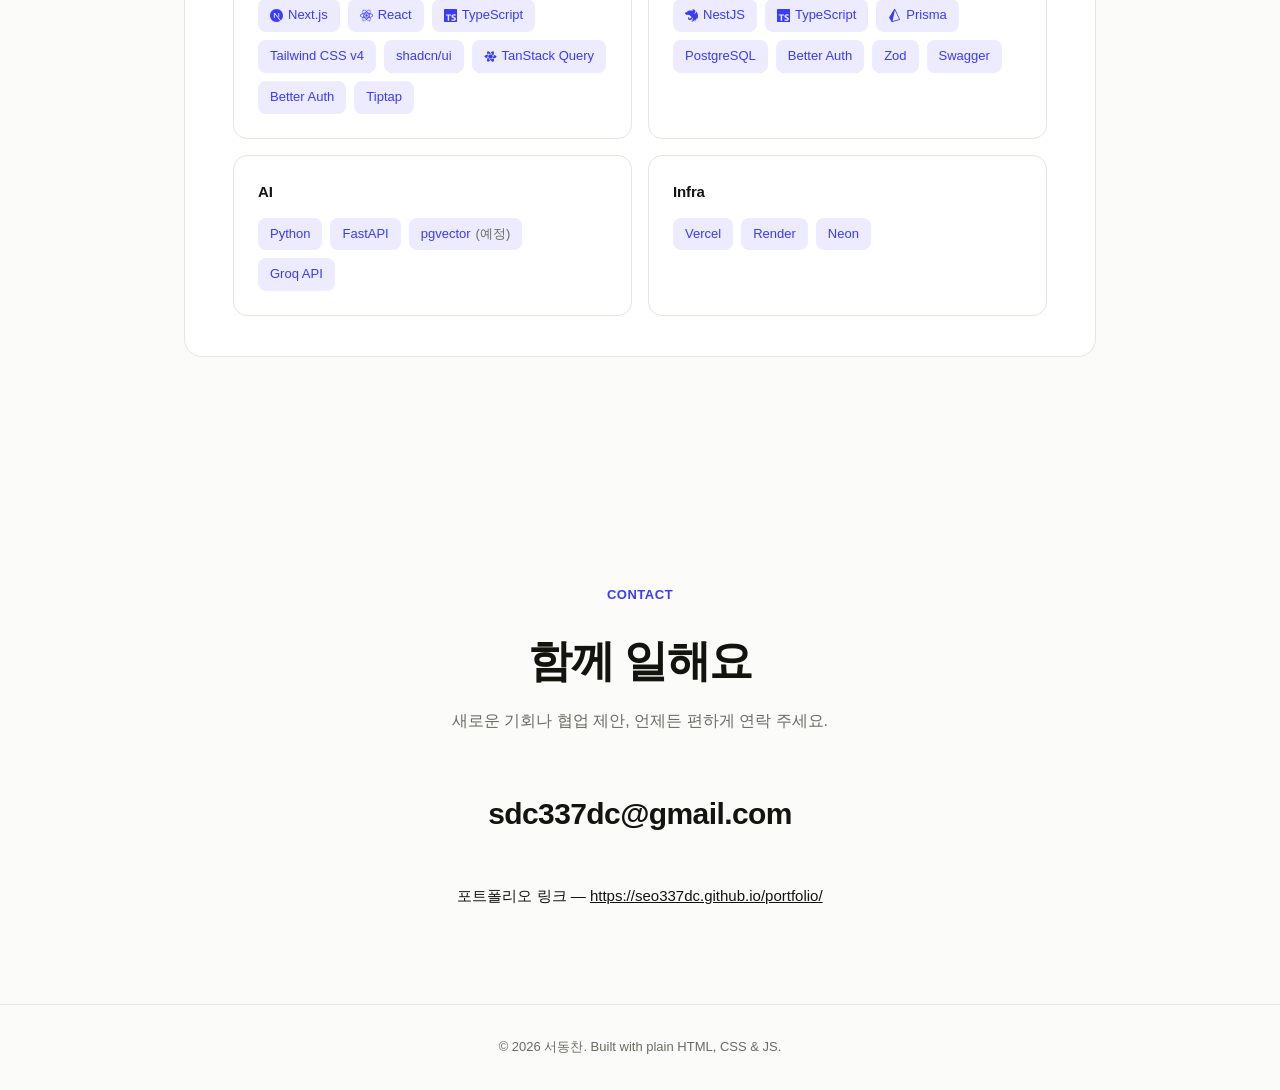
<file: print.html>
<!DOCTYPE html>
<html lang="ko">
<head>
  <meta charset="UTF-8" />
  <meta name="viewport" content="width=device-width, initial-scale=1.0" />
  <meta name="theme-color" content="#fbfbf9" />
  <title>서동찬 · Frontend Developer (PDF)</title>
  <meta name="robots" content="noindex" />

  <style>
    :root {
      --bg: #fbfbf9;
      --surface: #ffffff;
      --text: #14140f;
      --muted: #6b6b63;
      --border: #e6e5df;
      --accent: #3b3bff;
      --accent-soft: #ecebff;
      --radius: 14px;
      --maxw: 960px;
      --ease: cubic-bezier(0.22, 1, 0.36, 1);
    }

    * { box-sizing: border-box; margin: 0; padding: 0; }
    html { scroll-behavior: smooth; scroll-padding-top: 84px; }

    body {
      background: var(--bg);
      color: var(--text);
      font-family: -apple-system, BlinkMacSystemFont, "Segoe UI", "Pretendard",
        "Apple SD Gothic Neo", "Noto Sans KR", Roboto, sans-serif;
      line-height: 1.6;
      -webkit-font-smoothing: antialiased;
      text-rendering: optimizeLegibility;
    }

    a { color: inherit; text-decoration: none; }
    img { max-width: 100%; display: block; }
    ::selection { background: var(--accent); color: #fff; }

    .wrap { max-width: var(--maxw); margin: 0 auto; padding: 0 24px; }

    /* NAV */
    header {
      position: sticky;
      top: 0;
      z-index: 50;
      backdrop-filter: saturate(180%) blur(12px);
      background: color-mix(in srgb, var(--bg) 82%, transparent);
      border-bottom: 1px solid transparent;
      transition: border-color 0.3s var(--ease);
    }
    header.scrolled { border-bottom-color: var(--border); }
    .nav {
      display: flex;
      align-items: center;
      justify-content: space-between;
      height: 64px;
    }
    .logo { font-weight: 700; letter-spacing: -0.02em; font-size: 15px; }
    .logo span { color: var(--accent); }
    .nav-links { display: flex; align-items: center; gap: 26px; list-style: none; }
    .nav-links a { font-size: 14px; color: var(--muted); font-weight: 500; transition: color 0.2s var(--ease); }
    .nav-links a:hover, .nav-links a.active { color: var(--text); }
    .nav-cta {
      font-size: 14px; font-weight: 600; padding: 8px 16px; border-radius: 999px;
      background: var(--text); color: var(--bg) !important;
      transition: transform 0.2s var(--ease), opacity 0.2s var(--ease);
    }
    .nav-cta:hover { transform: translateY(-1px); opacity: 0.9; }

    .nav-toggle {
      display: none; background: none; border: 1px solid var(--border); border-radius: 10px;
      width: 40px; height: 40px; cursor: pointer; align-items: center; justify-content: center;
    }
    .nav-toggle span { display: block; width: 18px; height: 2px; background: var(--text); position: relative; }
    .nav-toggle span::before, .nav-toggle span::after {
      content: ""; position: absolute; left: 0; width: 18px; height: 2px;
      background: var(--text); transition: transform 0.25s var(--ease);
    }
    .nav-toggle span::before { top: -6px; }
    .nav-toggle span::after { top: 6px; }

    /* SECTIONS */
    section { padding: 96px 0; }
    .eyebrow {
      display: inline-flex; align-items: center;
      font-size: 13px; font-weight: 600; letter-spacing: 0.04em; text-transform: uppercase;
      color: var(--accent); margin-bottom: 20px;
    }
    .section-title { font-size: clamp(26px, 4vw, 34px); font-weight: 700; letter-spacing: -0.03em; margin-bottom: 12px; }
    .section-sub { color: var(--muted); max-width: 560px; margin-bottom: 48px; }

    /* HERO */
    .hero { padding: 120px 0 80px; }
    .hero .badge {
      display: inline-flex; align-items: center; gap: 8px; font-size: 13px; font-weight: 500; color: var(--muted);
      border: 1px solid var(--border); background: var(--surface); padding: 6px 14px; border-radius: 999px; margin-bottom: 28px;
    }
    .dot { width: 8px; height: 8px; border-radius: 50%; background: #22c55e; box-shadow: 0 0 0 3px rgba(34,197,94,0.18); }
    .hero h1 { font-size: clamp(36px, 6.4vw, 60px); line-height: 1.14; font-weight: 800; letter-spacing: -0.04em; margin-bottom: 24px; }
    .hero h1 .accent { color: var(--accent); }
    .hero p.lead { font-size: clamp(16px, 2.4vw, 19px); color: var(--muted); max-width: 620px; margin-bottom: 36px; }
    .hero-actions { display: flex; flex-wrap: wrap; gap: 12px; }
    .btn {
      display: inline-flex; align-items: center; gap: 8px; font-size: 15px; font-weight: 600;
      padding: 13px 22px; border-radius: 999px; transition: transform 0.2s var(--ease), background 0.2s var(--ease);
    }
    .btn-primary { background: var(--accent); color: #fff; }
    .btn-primary:hover { transform: translateY(-2px); }
    .btn-ghost { background: var(--surface); border: 1px solid var(--border); }
    .btn-ghost:hover { transform: translateY(-2px); border-color: var(--text); }

    .stat .num { font-size: clamp(24px, 4vw, 32px); font-weight: 800; letter-spacing: -0.03em; }
    .stat .label { font-size: 13px; color: var(--muted); }

    /* ABOUT */
    .about-grid { display: grid; grid-template-columns: 1fr 1.3fr; gap: 56px; align-items: start; }
    .about-lead { font-size: 17px; }
    .about-lead p + p { margin-top: 16px; }
    .timeline { position: relative; padding-left: 26px; }
    .timeline::before { content: ""; position: absolute; left: 5px; top: 6px; bottom: 6px; width: 1px; background: var(--border); }
    .tl-item { position: relative; padding-bottom: 34px; }
    .tl-item:last-child { padding-bottom: 0; }
    .tl-item::before {
      content: ""; position: absolute; left: -26px; top: 6px; width: 11px; height: 11px; border-radius: 50%;
      background: var(--surface); border: 2px solid var(--accent);
    }
    .tl-period { font-size: 13px; color: var(--accent); font-weight: 600; }
    .tl-role { font-size: 17px; font-weight: 700; margin: 4px 0 2px; }
    .tl-company { font-size: 14px; color: var(--muted); margin-bottom: 10px; }
    .tl-desc { font-size: 14px; color: var(--muted); }

    /* SKILLS */
    .skills-grid { display: grid; grid-template-columns: repeat(2, 1fr); gap: 16px; }
    .skill-card {
      background: var(--surface); border: 1px solid var(--border); border-radius: var(--radius); padding: 24px;
      transition: transform 0.25s var(--ease), border-color 0.25s var(--ease);
    }
    .skill-card:hover { transform: translateY(-3px); border-color: var(--text); }
    .skill-card h3 { font-size: 15px; margin-bottom: 14px; letter-spacing: -0.01em; }
    .chips { display: flex; flex-wrap: wrap; gap: 8px; }
    .chip { display: inline-flex; align-items: center; gap: 5px; font-size: 13px; font-weight: 500; padding: 6px 12px; border-radius: 8px; background: var(--accent-soft); color: var(--accent); }
    .chip svg { width: 13px; height: 13px; fill: currentColor; flex-shrink: 0; }

    /* CASE STUDY (SM Pay / Inote Money) */
    .case-card {
      background: var(--surface); border: 1px solid var(--border); border-radius: calc(var(--radius) + 4px);
      padding: 40px clamp(20px, 4vw, 48px); margin-bottom: 32px;
    }
    .case-label { font-size: 12.5px; font-weight: 700; color: var(--accent); letter-spacing: 0.04em; text-transform: uppercase; }
    .case-title { font-size: clamp(21px, 3vw, 26px); font-weight: 700; letter-spacing: -0.02em; margin: 10px 0 28px; line-height: 1.4; }
    .case-links { display: flex; flex-wrap: wrap; gap: 10px; margin: -8px 0 28px; }
    .case-links .btn { padding: 9px 18px; font-size: 13.5px; }

    .case-impact { display: grid; grid-template-columns: repeat(3, 1fr); gap: 12px; margin-bottom: 40px; }
    .case-impact .stat {
      background: var(--bg); border: 1px solid var(--border); border-radius: var(--radius);
      padding: 16px 10px; text-align: center;
    }
    .case-impact .num { font-size: clamp(19px, 2.6vw, 23px); }

    .narrative { margin-bottom: 36px; }
    .narrative:last-of-type { margin-bottom: 0; }
    .narrative h4 { font-size: 16px; font-weight: 700; margin-bottom: 12px; }
    .narrative p { font-size: 14.5px; color: #374151; margin-bottom: 10px; }
    .narrative p .label { color: var(--text); font-weight: 700; }
    .case-diagram { width: 100%; border-radius: var(--radius); border: 1px solid var(--border); margin: 14px 0 4px; }
    .case-diagram.narrow { max-width: 320px; margin-left: auto; margin-right: auto; }
    .case-caption { font-size: 11.5px; color: #b45309; margin-top: 2px; }
    .wip-badge {
      display: inline-flex; align-items: center; gap: 5px; vertical-align: middle; margin-left: 8px;
      font-size: 11px; font-weight: 700; letter-spacing: 0.02em;
      color: #b45309; background: #fef3c7; border: 1px solid #fde68a;
      padding: 2px 10px 2px 8px; border-radius: 999px;
    }
    .wip-badge::before { content: ""; width: 6px; height: 6px; border-radius: 50%; background: #f59e0b; }
    .paused-badge {
      display: inline-flex; align-items: center; gap: 5px; vertical-align: middle; margin-left: 8px;
      font-size: 11px; font-weight: 700; letter-spacing: 0.02em;
      color: #475569; background: #f1f5f9; border: 1px solid #e2e8f0;
      padding: 2px 10px 2px 8px; border-radius: 999px;
    }
    .paused-badge::before { content: ""; width: 6px; height: 6px; border-radius: 50%; background: #94a3b8; }

    .case-tags { display: flex; flex-wrap: wrap; gap: 8px; margin-top: 8px; }

    /* OTHER PROJECTS */
    .other-shots { display: flex; align-items: flex-start; gap: 8px; margin-bottom: 28px; }
    .other-shots .shot-cell { flex: 1; min-width: 0; width: 100%; height: auto; display: block; border-radius: var(--radius); }
    .other-shots .shot-cell.wide { flex: 0 0 77%; }
    .other-shots .shot-cell.narrow { flex: 0 0 21%; }

    /* CONTACT */
    .contact { text-align: center; }
    .contact .section-title { font-size: clamp(28px, 5vw, 44px); }
    .contact-mail {
      display: inline-block; font-size: clamp(20px, 4vw, 30px); font-weight: 700; letter-spacing: -0.02em;
      margin: 8px 0 32px; border-bottom: 2px solid transparent; transition: border-color 0.2s var(--ease);
    }
    .contact-mail:hover { border-bottom-color: var(--accent); }
    .socials { display: flex; justify-content: center; gap: 12px; flex-wrap: wrap; }
    .social {
      display: inline-flex; align-items: center; gap: 8px; font-size: 14px; font-weight: 600;
      padding: 11px 20px; border-radius: 999px; background: var(--surface); border: 1px solid var(--border);
      transition: transform 0.2s var(--ease), border-color 0.2s var(--ease);
    }
    .social:hover { transform: translateY(-2px); border-color: var(--text); }

    footer { border-top: 1px solid var(--border); padding: 32px 0; text-align: center; font-size: 13px; color: var(--muted); }

    /* REVEAL */
    .reveal { opacity: 0; transform: translateY(20px); transition: opacity 0.6s var(--ease), transform 0.6s var(--ease); }
    .reveal.in { opacity: 1; transform: none; }
    @media (prefers-reduced-motion: reduce) {
      html { scroll-behavior: auto; }
      .reveal { opacity: 1; transform: none; transition: none; }
    }

    /* RESPONSIVE */
    @media (max-width: 760px) {
      section { padding: 72px 0; }
      .nav-toggle { display: inline-flex; }
      .nav-links {
        position: absolute; top: 64px; left: 0; right: 0; flex-direction: column; align-items: flex-start; gap: 4px;
        background: var(--surface); border-bottom: 1px solid var(--border); padding: 12px 24px 20px;
        transform: translateY(-8px); opacity: 0; pointer-events: none;
        transition: opacity 0.25s var(--ease), transform 0.25s var(--ease);
      }
      .nav-links.open { transform: none; opacity: 1; pointer-events: auto; }
      .nav-links a { padding: 8px 0; width: 100%; }
      .about-grid { grid-template-columns: 1fr; gap: 40px; }
      .skills-grid { grid-template-columns: 1fr; }
      .case-impact { grid-template-columns: 1fr; }
    }
  

    /* ===== PDF/PRINT PAGE OVERRIDES ===== */
    .reveal { opacity: 1 !important; transform: none !important; transition: none !important; }
    html { scroll-behavior: auto; }

    .pdf-toolbar {
      position: sticky; top: 0; z-index: 100;
      display: flex; align-items: center; justify-content: space-between; gap: 12px;
      padding: 14px 24px; background: #14140f; color: #fff;
    }
    .pdf-toolbar a { font-size: 13px; color: #cfcfc7; }
    .pdf-toolbar a:hover { color: #fff; }
    .pdf-toolbar button {
      font-size: 14px; font-weight: 600; padding: 10px 20px; border-radius: 999px;
      background: var(--accent); color: #fff; border: none; cursor: pointer;
    }
    .pdf-toolbar button:hover { opacity: 0.9; }

    header.print-header {
      position: static; backdrop-filter: none; background: transparent; border-bottom: 1px solid var(--border);
    }
    header.print-header .nav { justify-content: flex-start; }

    /* buttons/links aren't clickable in a printed document, so drop them */
    .hero-actions, .case-links, .socials { display: none; }

    @media print {
      .pdf-toolbar { display: none; }
      header.print-header { display: none; }
      body { background: #fff; }
      section { padding: 32px 0; }
      .case-card { margin-bottom: 20px; }
      a[href]:after { content: ""; }
    }

    .skill-card, .tl-item, .other-shots, .case-impact {
      break-inside: avoid;
      page-break-inside: avoid;
    }

    /* keep a section's heading glued to the content right after it,
       so the heading never sits alone at the bottom of a page */
    .eyebrow, .section-title, .section-sub,
    .case-label, .case-title,
    .skill-card h3, .narrative h4 {
      break-after: avoid;
      page-break-after: avoid;
    }

    /* short sections should move to the next page as one block
       rather than starting with only their heading at the bottom */
    #skills, #contact {
      break-inside: avoid;
      page-break-inside: avoid;
    }

    /* Case Study is too long to keep whole, so just always start it
       on a fresh page instead of letting the heading get orphaned */
    #work, #side-project {
      break-before: page;
      page-break-before: always;
    }

    @page { margin: 16mm 14mm; }

  </style>
</head>
<body>
  <div class="pdf-toolbar">
    <a href="index.html">← 메인 포트폴리오로 돌아가기</a>
    <button type="button" onclick="window.print()">PDF로 저장 / 인쇄</button>
  </div>

  <header id="header" class="print-header">
    <div class="wrap nav">
      <a href="#home" class="logo">서동찬</a>
    </div>
  </header>

  <main>
    <!-- HERO -->
    <section class="hero" id="home">
      <div class="wrap">
        <span class="badge reveal"><span class="dot"></span> 써치엠 재직중 · SM Pay 프론트엔드 단독 개발</span>
        <h1 class="reveal">
          기능보다 흐름을,<br />
          <span class="accent">사용자 관점을 먼저</span> 생각합니다
        </h1>
        <p class="lead reveal">
          B2B 서비스에서 상태관리·인증 문제를 해결해온 개발자입니다.
          여러 기업에서 프론트엔드를 담당하며 기술적 판단을 주도해왔습니다. 아래는 그중 가장 최근의, 가장 복잡했던 문제들을 다룬 기록입니다.
        </p>
        <div class="hero-actions reveal">
          <a href="#work" class="btn btn-primary">케이스 스터디 보기 →</a>
          <a href="#contact" class="btn btn-ghost">연락하기</a>
          <a href="https://glow-behavior-7ca.notion.site/My-Study-History-65227c8648e1419985dac1bb9b4b63df?pvs=73" target="_blank" rel="noopener" class="btn btn-ghost">Notion · 학습 기록</a>
        </div>
      </div>
    </section>

    <!-- ABOUT -->
    <section id="about">
      <div class="wrap">
        <span class="eyebrow reveal">About</span>
        <h2 class="section-title reveal">경력과 이야기</h2>
        <div class="about-grid">
          <div class="about-lead reveal">
            <p>
              기능보다 흐름을, 개발자 관점보다 사용자 관점을 먼저 생각하는 프론트엔드 개발자입니다.
              2018년 SI 개발자로 커리어를 시작해 2020년 프론트엔드로 전향한 이후, 상태 관리 구조 개선,
              모니터링 체계 구축, 리포트 자동화 기능을 여러 조직에서 반복적으로 설계하고 고도화해왔습니다.
            </p>
            <p>
              최근에는 Claude Code와 Cursor를 활용해 Inote Money 백엔드(NestJS)를 직접 설계·구현하고,
              SM Pay에 Python 기반 AI 파이프라인을 구축하는 등 프론트엔드 밖 영역까지 다뤄본 사례가 있습니다.
            </p>
          </div>

          <div class="timeline reveal">
            <div class="tl-item">
              <div class="tl-period">2025.04 — 재직중</div>
              <div class="tl-role">써치엠 <span style="font-weight:400;color:var(--muted);font-size:14px;">· 책임연구원</span></div>
              <div class="tl-desc">핀테크 광고 플랫폼 SM Pay 프론트엔드 단독 개발·운영</div>
            </div>
            <div class="tl-item">
              <div class="tl-period">2024.04 — 2025.03</div>
              <div class="tl-role">프리랜서 <span style="font-weight:400;color:var(--muted);font-size:14px;">· 핀테크·커머스 플랫폼 개발</span></div>
              <div class="tl-desc">블록체인 결제·거래 플랫폼(One-Q, Love300), 중고차 렌트 플랫폼(SJ korea) 프론트엔드 개발</div>
            </div>
            <div class="tl-item">
              <div class="tl-period">2023.03 — 2024.03</div>
              <div class="tl-role">컴퍼니위 / 애플트리 <span style="font-weight:400;color:var(--muted);font-size:14px;">· 연구원</span></div>
              <div class="tl-desc">B2B 에너지 플랫폼 ALFOZ, 백오피스 CEMS 개발</div>
            </div>
            <div class="tl-item">
              <div class="tl-period">2022.02 — 2023.02</div>
              <div class="tl-role">리코어 <span style="font-weight:400;color:var(--muted);font-size:14px;">· 선임</span></div>
              <div class="tl-desc">B2B 물류 플랫폼 Reware, 백오피스 CRM 개발</div>
            </div>
            <div class="tl-item">
              <div class="tl-period">2020.11 — 2021.12</div>
              <div class="tl-role">에이시지알 <span style="font-weight:400;color:var(--muted);font-size:14px;">· 위원</span></div>
              <div class="tl-desc">인적성 플랫폼, 내부 관리 백오피스 Noah's Ark 개발</div>
            </div>
            <div class="tl-item">
              <div class="tl-period">2018.02 — 2020.04</div>
              <div class="tl-role">비컴솔루션 <span style="font-weight:400;color:var(--muted);font-size:14px;">· 사원</span></div>
              <div class="tl-desc">SK하이닉스 반도체 MES 구축·운영</div>
            </div>
          </div>
        </div>
      </div>
    </section>

    <!-- SKILLS -->
    <section id="skills">
      <div class="wrap">
        <span class="eyebrow reveal">Skills</span>
        <h2 class="section-title reveal">기술 스택</h2>
        <p class="section-sub reveal">현업에서 실제로 사용하며 익숙한 도구들입니다.</p>
        <div class="skills-grid">
          <div class="skill-card reveal">
            <h3>Framework</h3>
            <div class="chips">
              <span class="chip"><svg viewBox="0 0 24 24" aria-hidden="true"><path d="M14.23 12.004a2.236 2.236 0 0 1-2.235 2.236 2.236 2.236 0 0 1-2.236-2.236 2.236 2.236 0 0 1 2.235-2.236 2.236 2.236 0 0 1 2.236 2.236zm2.648-10.69c-1.346 0-3.107.96-4.888 2.622-1.78-1.653-3.542-2.602-4.887-2.602-.41 0-.783.093-1.106.278-1.375.793-1.683 3.264-.973 6.365C1.98 8.917 0 10.42 0 12.004c0 1.59 1.99 3.097 5.043 4.03-.704 3.113-.39 5.588.988 6.38.32.187.69.275 1.102.275 1.345 0 3.107-.96 4.888-2.624 1.78 1.654 3.542 2.603 4.887 2.603.41 0 .783-.09 1.106-.275 1.374-.792 1.683-3.263.973-6.365C22.02 15.096 24 13.59 24 12.004c0-1.59-1.99-3.097-5.043-4.032.704-3.11.39-5.587-.988-6.38-.318-.184-.688-.277-1.092-.278zm-.005 1.09v.006c.225 0 .406.044.558.127.666.382.955 1.835.73 3.704-.054.46-.142.945-.25 1.44-.96-.236-2.006-.417-3.107-.534-.66-.905-1.345-1.727-2.035-2.447 1.592-1.48 3.087-2.292 4.105-2.295zm-9.77.02c1.012 0 2.514.808 4.11 2.28-.686.72-1.37 1.537-2.02 2.442-1.107.117-2.154.298-3.113.538-.112-.49-.195-.964-.254-1.42-.23-1.868.054-3.32.714-3.707.19-.09.4-.127.563-.132zm4.882 3.05c.455.468.91.992 1.36 1.564-.44-.02-.89-.034-1.345-.034-.46 0-.915.01-1.36.034.44-.572.895-1.096 1.345-1.565zM12 8.1c.74 0 1.477.034 2.202.093.406.582.802 1.203 1.183 1.86.372.64.71 1.29 1.018 1.946-.308.655-.646 1.31-1.013 1.95-.38.66-.773 1.288-1.18 1.87-.728.063-1.466.098-2.21.098-.74 0-1.477-.035-2.202-.093-.406-.582-.802-1.204-1.183-1.86-.372-.64-.71-1.29-1.018-1.946.303-.657.646-1.313 1.013-1.954.38-.66.773-1.286 1.18-1.868.728-.064 1.466-.098 2.21-.098zm-3.635.254c-.24.377-.48.763-.704 1.16-.225.39-.435.782-.635 1.174-.265-.656-.49-1.31-.676-1.947.64-.15 1.315-.283 2.015-.386zm7.26 0c.695.103 1.365.23 2.006.387-.18.632-.405 1.282-.66 1.933-.2-.39-.41-.783-.64-1.174-.225-.392-.465-.774-.705-1.146zm3.063.675c.484.15.944.317 1.375.498 1.732.74 2.852 1.708 2.852 2.476-.005.768-1.125 1.74-2.857 2.475-.42.18-.88.342-1.355.493-.28-.958-.646-1.956-1.1-2.98.45-1.017.81-2.01 1.085-2.964zm-13.395.004c.278.96.645 1.957 1.1 2.98-.45 1.017-.812 2.01-1.086 2.964-.484-.15-.944-.318-1.37-.5-1.732-.737-2.852-1.706-2.852-2.474 0-.768 1.12-1.742 2.852-2.476.42-.18.88-.342 1.356-.494zm11.678 4.28c.265.657.49 1.312.676 1.948-.64.157-1.316.29-2.016.39.24-.375.48-.762.705-1.158.225-.39.435-.788.636-1.18zm-9.945.02c.2.392.41.783.64 1.175.23.39.465.772.705 1.143-.695-.102-1.365-.23-2.006-.386.18-.63.406-1.282.66-1.933zM17.92 16.32c.112.493.2.968.254 1.423.23 1.868-.054 3.32-.714 3.708-.147.09-.338.128-.563.128-1.012 0-2.514-.807-4.11-2.28.686-.72 1.37-1.536 2.02-2.44 1.107-.118 2.154-.3 3.113-.54zm-11.83.01c.96.234 2.006.415 3.107.532.66.905 1.345 1.727 2.035 2.446-1.595 1.483-3.092 2.295-4.11 2.295-.22-.005-.406-.05-.553-.132-.666-.38-.955-1.834-.73-3.703.054-.46.142-.944.25-1.438zm4.56.64c.44.02.89.034 1.345.034.46 0 .915-.01 1.36-.034-.44.572-.895 1.095-1.345 1.565-.455-.47-.91-.993-1.36-1.565z"/></svg>React</span>
              <span class="chip"><svg viewBox="0 0 24 24" aria-hidden="true"><path d="M18.665 21.978C16.758 23.255 14.465 24 12 24 5.377 24 0 18.623 0 12S5.377 0 12 0s12 5.377 12 12c0 3.583-1.574 6.801-4.067 9.001L9.219 7.2H7.2v9.596h1.615V9.251l9.85 12.727Zm-3.332-8.533 1.6 2.061V7.2h-1.6v6.245Z"/></svg>Next.js</span>
              <span class="chip"><svg viewBox="0 0 24 24" aria-hidden="true"><path d="M1.125 0C.502 0 0 .502 0 1.125v21.75C0 23.498.502 24 1.125 24h21.75c.623 0 1.125-.502 1.125-1.125V1.125C24 .502 23.498 0 22.875 0zm17.363 9.75c.612 0 1.154.037 1.627.111a6.38 6.38 0 0 1 1.306.34v2.458a3.95 3.95 0 0 0-.643-.361 5.093 5.093 0 0 0-.717-.26 5.453 5.453 0 0 0-1.426-.2c-.3 0-.573.028-.819.086a2.1 2.1 0 0 0-.623.242c-.17.104-.3.229-.393.374a.888.888 0 0 0-.14.49c0 .196.053.373.156.529.104.156.252.304.443.444s.423.276.696.41c.273.135.582.274.926.416.47.197.892.407 1.266.628.374.222.695.473.963.753.268.279.472.598.614.957.142.359.214.776.214 1.253 0 .657-.125 1.21-.373 1.656a3.033 3.033 0 0 1-1.012 1.085 4.38 4.38 0 0 1-1.487.596c-.566.12-1.163.18-1.79.18a9.916 9.916 0 0 1-1.84-.164 5.544 5.544 0 0 1-1.512-.493v-2.63a5.033 5.033 0 0 0 3.237 1.2c.333 0 .624-.03.872-.09.249-.06.456-.144.623-.25.166-.108.29-.234.373-.38a1.023 1.023 0 0 0-.074-1.089 2.12 2.12 0 0 0-.537-.5 5.597 5.597 0 0 0-.807-.444 27.72 27.72 0 0 0-1.007-.436c-.918-.383-1.602-.852-2.053-1.405-.45-.553-.676-1.222-.676-2.005 0-.614.123-1.141.369-1.582.246-.441.58-.804 1.004-1.089a4.494 4.494 0 0 1 1.47-.629 7.536 7.536 0 0 1 1.77-.201zm-15.113.188h9.563v2.166H9.506v9.646H6.789v-9.646H3.375z"/></svg>TypeScript</span>
            </div>
          </div>
          <div class="skill-card reveal">
            <h3>State</h3>
            <div class="chips">
              <span class="chip"><svg viewBox="0 0 24 24" aria-hidden="true"><path d="M6.9297 13.6875c.164-.0938.375-.0352.4687.1328l.0625.1055c.4805.8515.9805 1.6601 1.5 2.4258.6133.9023 1.3047 1.8164 2.0743 2.7421a.3455.3455 0 0 1-.0391.4844l-.0742.0664c-2.543 2.2227-4.1914 2.664-4.9532 1.332-.746-1.3046-.4765-3.6718.8086-7.1093a.3437.3437 0 0 1 .1524-.1797ZM17.75 16.3008c.1836-.0313.3594.086.3945.2695l.0196.1016c.6289 3.2851.1875 4.9297-1.3243 4.9297-1.4804 0-3.3593-1.4024-5.6484-4.2032a.3271.3271 0 0 1-.0742-.2226c0-.1875.1562-.3399.3437-.3399h.1211a32.9838 32.9838 0 0 0 2.8086-.0976c1.0703-.086 2.1914-.2305 3.3594-.4375zm.871-6.9766a.3528.3528 0 0 1 .4454-.211l.1016.0352c3.2617 1.1094 4.5039 2.332 3.7187 3.6641-.7656 1.3047-2.9922 2.254-6.6836 2.8477-.082.0117-.168-.004-.2383-.047-.168-.0976-.2265-.3085-.125-.4765l.0625-.1054c.504-.8438.957-1.6836 1.3672-2.5235.4766-.9883.9297-2.0508 1.3516-3.1836zM7.797 8.3398c.082-.0117.168.004.2383.047.168.0976.2265.3085.125.4765l-.0625.1054a34.0882 34.0882 0 0 0-1.3672 2.5235c-.4766.9883-.9297 2.0508-1.3516 3.1836a.3528.3528 0 0 1-.4453.211l-.1016-.0352c-3.2617-1.1094-4.5039-2.332-3.7187-3.6641.7656-1.3047 2.9922-2.254 6.6836-2.8477Zm5.2812-3.9843c2.543-2.2227 4.1914-2.664 4.9532-1.332.746 1.3046.4765 3.6718-.8086 7.1093a.3436.3436 0 0 1-.1524.1797c-.164.0938-.375.0352-.4687-.1328l-.0625-.1055c-.4805-.8515-.9805-1.6601-1.5-2.4258-.6133-.9023-1.3047-1.8164-2.0743-2.7421a.3455.3455 0 0 1 .0391-.4844Zm-5.793-2.082c1.4805 0 3.3633 1.4023 5.6485 4.203a.3488.3488 0 0 1 .0781.2188c-.0039.1914-.1562.3438-.3476.3438l-.1172-.004a34.5835 34.5835 0 0 0-2.8086.1016c-1.0742.086-2.1953.2305-3.3633.4375a.343.343 0 0 1-.3945-.2734l-.0196-.0977c-.629-3.2851-.1876-4.9297 1.3242-4.9297Zm2.8711 5.8124h3.6875a.638.638 0 0 1 .5508.3164l1.8477 3.2188a.6437.6437 0 0 1 0 .6289l-1.8477 3.2227a.638.638 0 0 1-.5507.3164h-3.6875c-.2266 0-.4375-.1211-.547-.3164L7.7579 12.25a.6437.6437 0 0 1 0-.629l1.8516-3.2187c.1093-.1953.3203-.3164.5468-.3164Zm3.2305.793a.638.638 0 0 1 .5508.3164l1.3906 2.4258a.6437.6437 0 0 1 0 .6289l-1.3906 2.4297a.638.638 0 0 1-.5508.3164h-2.7734c-.2266 0-.4375-.1211-.5469-.3164L8.672 12.25a.6437.6437 0 0 1 0-.629l1.3945-2.4257c.1094-.1953.3203-.3164.5469-.3164Zm-.4922.8672h-1.789c-.2266 0-.4336.1172-.547.3164l-.8983 1.5586a.6437.6437 0 0 0 0 .6289l.8984 1.5625a.6317.6317 0 0 0 .5469.3164h1.789a.6317.6317 0 0 0 .547-.3164l.8983-1.5625a.6437.6437 0 0 0 0-.629l-.8984-1.5585c-.1133-.1992-.3203-.3164-.5469-.3164Zm-.4765.8281c.2265 0 .4375.1211.5468.3164l.422.7305c.1132.1953.1132.4375 0 .6289l-.422.7344c-.1093.1953-.3203.3164-.5468.3164h-.836a.6317.6317 0 0 1-.5468-.3164l-.422-.7344c-.1132-.1914-.1132-.4336 0-.629l.422-.7304a.6317.6317 0 0 1 .5468-.3164zm-.418.8164a.548.548 0 0 0-.4727.2735c-.0976.168-.0976.375 0 .5468a.5444.5444 0 0 0 .4727.2696.5444.5444 0 0 0 .4727-.2696c.0976-.1718.0976-.3789 0-.5468A.548.548 0 0 0 12 11.3906Z"/></svg>React Query</span>
              <span class="chip">Zustand</span>
              <span class="chip">Recoil</span>
            </div>
          </div>
          <div class="skill-card reveal">
            <h3>Infra</h3>
            <div class="chips">
              <span class="chip"><svg viewBox="0 0 24 24" aria-hidden="true"><path d="M6.763 10.036c0 .296.032.535.088.71.064.176.144.368.256.576.04.063.056.127.056.183 0 .08-.048.16-.152.24l-.503.335a.383.383 0 0 1-.208.072c-.08 0-.16-.04-.239-.112a2.47 2.47 0 0 1-.287-.375 6.18 6.18 0 0 1-.248-.471c-.622.734-1.405 1.101-2.347 1.101-.67 0-1.205-.191-1.596-.574-.391-.384-.59-.894-.59-1.533 0-.678.239-1.23.726-1.644.487-.415 1.133-.623 1.955-.623.272 0 .551.024.846.064.296.04.6.104.918.176v-.583c0-.607-.127-1.03-.375-1.277-.255-.248-.686-.367-1.3-.367-.28 0-.568.031-.863.103-.295.072-.583.16-.862.272a2.287 2.287 0 0 1-.28.104.488.488 0 0 1-.127.023c-.112 0-.168-.08-.168-.247v-.391c0-.128.016-.224.056-.28a.597.597 0 0 1 .224-.167c.279-.144.614-.264 1.005-.36a4.84 4.84 0 0 1 1.246-.151c.95 0 1.644.216 2.091.647.439.43.662 1.085.662 1.963v2.586zm-3.24 1.214c.263 0 .534-.048.822-.144.287-.096.543-.271.758-.51.128-.152.224-.32.272-.512.047-.191.08-.423.08-.694v-.335a6.66 6.66 0 0 0-.735-.136 6.02 6.02 0 0 0-.75-.048c-.535 0-.926.104-1.19.32-.263.215-.39.518-.39.917 0 .375.095.655.295.846.191.2.47.296.838.296zm6.41.862c-.144 0-.24-.024-.304-.08-.064-.048-.12-.16-.168-.311L7.586 5.55a1.398 1.398 0 0 1-.072-.32c0-.128.064-.2.191-.2h.783c.151 0 .255.025.31.08.065.048.113.16.16.312l1.342 5.284 1.245-5.284c.04-.16.088-.264.151-.312a.549.549 0 0 1 .32-.08h.638c.152 0 .256.025.32.08.063.048.12.16.151.312l1.261 5.348 1.381-5.348c.048-.16.104-.264.16-.312a.52.52 0 0 1 .311-.08h.743c.127 0 .2.065.2.2 0 .04-.009.08-.017.128a1.137 1.137 0 0 1-.056.2l-1.923 6.17c-.048.16-.104.263-.168.311a.51.51 0 0 1-.303.08h-.687c-.151 0-.255-.024-.32-.08-.063-.056-.119-.16-.15-.32l-1.238-5.148-1.23 5.14c-.04.16-.087.264-.15.32-.065.056-.177.08-.32.08zm10.256.215c-.415 0-.83-.048-1.229-.143-.399-.096-.71-.2-.918-.32-.128-.071-.215-.151-.247-.223a.563.563 0 0 1-.048-.224v-.407c0-.167.064-.247.183-.247.048 0 .096.008.144.024.048.016.12.048.2.08.271.12.566.215.878.279.319.064.63.096.95.096.502 0 .894-.088 1.165-.264a.86.86 0 0 0 .415-.758.777.777 0 0 0-.215-.559c-.144-.151-.416-.287-.807-.415l-1.157-.36c-.583-.183-1.014-.454-1.277-.813a1.902 1.902 0 0 1-.4-1.158c0-.335.073-.63.216-.886.144-.255.335-.479.575-.654.24-.184.51-.32.83-.415.32-.096.655-.136 1.006-.136.175 0 .359.008.535.032.183.024.35.056.518.088.16.04.312.08.455.127.144.048.256.096.336.144a.69.69 0 0 1 .24.2.43.43 0 0 1 .071.263v.375c0 .168-.064.256-.184.256a.83.83 0 0 1-.303-.096 3.652 3.652 0 0 0-1.532-.311c-.455 0-.815.071-1.062.223-.248.152-.375.383-.375.71 0 .224.08.416.24.567.159.152.454.304.877.44l1.134.358c.574.184.99.44 1.237.767.247.327.367.702.367 1.117 0 .343-.072.655-.207.926-.144.272-.336.511-.583.703-.248.2-.543.343-.886.447-.36.111-.734.167-1.142.167zM21.698 16.207c-2.626 1.94-6.442 2.969-9.722 2.969-4.598 0-8.74-1.7-11.87-4.526-.247-.223-.024-.527.272-.351 3.384 1.963 7.559 3.153 11.877 3.153 2.914 0 6.114-.607 9.06-1.852.439-.2.814.287.383.607zM22.792 14.961c-.336-.43-2.22-.207-3.074-.103-.255.032-.295-.192-.063-.36 1.5-1.053 3.967-.75 4.254-.399.287.36-.08 2.826-1.485 4.007-.215.184-.423.088-.327-.151.32-.79 1.03-2.57.695-2.994z"/></svg>AWS</span>
              <span class="chip"><svg viewBox="0 0 24 24" aria-hidden="true"><path d="M10.984 13.836a.5.5 0 0 1-.353-.146l-.745-.743a.5.5 0 1 1 .706-.708l.392.391 1.181-1.18a.5.5 0 0 1 .708.707l-1.535 1.533a.504.504 0 0 1-.354.146zm9.353-.147l1.534-1.532a.5.5 0 0 0-.707-.707l-1.181 1.18-.392-.391a.5.5 0 1 0-.706.708l.746.743a.497.497 0 0 0 .706-.001zM4.527 7.452l2.557-1.585A1 1 0 0 0 7.09 4.17L4.533 2.56A1 1 0 0 0 3 3.406v3.196a1.001 1.001 0 0 0 1.527.85zm2.03-2.436L4 6.602V3.406l2.557 1.61zM24 12.5c0 1.93-1.57 3.5-3.5 3.5a3.503 3.503 0 0 1-3.46-3h-2.08a3.503 3.503 0 0 1-3.46 3 3.502 3.502 0 0 1-3.46-3h-.558c-.972 0-1.85-.399-2.482-1.042V17c0 1.654 1.346 3 3 3h.04c.244-1.693 1.7-3 3.46-3 1.93 0 3.5 1.57 3.5 3.5S13.43 24 11.5 24a3.502 3.502 0 0 1-3.46-3H8c-2.206 0-4-1.794-4-4V9.899A5.008 5.008 0 0 1 0 5c0-2.757 2.243-5 5-5s5 2.243 5 5a5.005 5.005 0 0 1-4.952 4.998A2.482 2.482 0 0 0 7.482 12h.558c.244-1.693 1.7-3 3.46-3a3.502 3.502 0 0 1 3.46 3h2.08a3.503 3.503 0 0 1 3.46-3c1.93 0 3.5 1.57 3.5 3.5zm-15 8c0 1.378 1.122 2.5 2.5 2.5s2.5-1.122 2.5-2.5-1.122-2.5-2.5-2.5S9 19.122 9 20.5zM5 9c2.206 0 4-1.794 4-4S7.206 1 5 1 1 2.794 1 5s1.794 4 4 4zm9 3.5c0-1.378-1.122-2.5-2.5-2.5S9 11.122 9 12.5s1.122 2.5 2.5 2.5 2.5-1.122 2.5-2.5zm9 0c0-1.378-1.122-2.5-2.5-2.5S18 11.122 18 12.5s1.122 2.5 2.5 2.5 2.5-1.122 2.5-2.5zm-13 8a.5.5 0 1 0 1 0 .5.5 0 0 0-1 0zm2 0a.5.5 0 1 0 1 0 .5.5 0 0 0-1 0zm12 0c0 1.93-1.57 3.5-3.5 3.5a3.503 3.503 0 0 1-3.46-3.002c-.007.001-.013.005-.021.005l-.506.017h-.017a.5.5 0 0 1-.016-.999l.506-.017c.018-.002.035.006.052.007A3.503 3.503 0 0 1 20.5 17c1.93 0 3.5 1.57 3.5 3.5zm-1 0c0-1.378-1.122-2.5-2.5-2.5S18 19.122 18 20.5s1.122 2.5 2.5 2.5 2.5-1.122 2.5-2.5z"/></svg>GitHub Actions</span>
              <span class="chip"><svg viewBox="0 0 24 24" aria-hidden="true"><path d="M13.91 2.505c-.873-1.448-2.972-1.448-3.844 0L6.904 7.92a15.478 15.478 0 0 1 8.53 12.811h-2.221A13.301 13.301 0 0 0 5.784 9.814l-2.926 5.06a7.65 7.65 0 0 1 4.435 5.848H2.194a.365.365 0 0 1-.298-.534l1.413-2.402a5.16 5.16 0 0 0-1.614-.913L.296 19.275a2.182 2.182 0 0 0 .812 2.999 2.24 2.24 0 0 0 1.086.288h6.983a9.322 9.322 0 0 0-3.845-8.318l1.11-1.922a11.47 11.47 0 0 1 4.95 10.24h5.915a17.242 17.242 0 0 0-7.885-15.28l2.244-3.845a.37.37 0 0 1 .504-.13c.255.14 9.75 16.708 9.928 16.9a.365.365 0 0 1-.327.543h-2.287c.029.612.029 1.223 0 1.831h2.297a2.206 2.206 0 0 0 1.922-3.31z"/></svg>Sentry</span>
            </div>
          </div>
          <div class="skill-card reveal">
            <h3>AI Tools</h3>
            <div class="chips">
              <span class="chip"><svg viewBox="0 0 24 24" aria-hidden="true"><path d="M17.3041 3.541h-3.6718l6.696 16.918H24Zm-10.6082 0L0 20.459h3.7442l1.3693-3.5527h7.0052l1.3693 3.5528h3.7442L10.5363 3.5409Zm-.3712 10.2232 2.2914-5.9456 2.2914 5.9456Z"/></svg>Claude Code</span>
              <span class="chip"><svg viewBox="0 0 24 24" aria-hidden="true"><path d="M11.503.131 1.891 5.678a.84.84 0 0 0-.42.726v11.188c0 .3.162.575.42.724l9.609 5.55a1 1 0 0 0 .998 0l9.61-5.55a.84.84 0 0 0 .42-.724V6.404a.84.84 0 0 0-.42-.726L12.497.131a1.01 1.01 0 0 0-.996 0M2.657 6.338h18.55c.263 0 .43.287.297.515L12.23 22.918c-.062.107-.229.064-.229-.06V12.335a.59.59 0 0 0-.295-.51l-9.11-5.257c-.109-.063-.064-.23.061-.23"/></svg>Cursor</span>
            </div>
          </div>
        </div>
      </div>
    </section>

    <!-- CASE STUDY -->
    <section id="work">
      <div class="wrap">
        <span class="eyebrow reveal">Case Study</span>
        <h2 class="section-title reveal">가장 복잡했던 문제들</h2>
        <p class="section-sub reveal">기획부터 구현, 트레이드오프 판단까지 직접 책임진 프로젝트입니다.</p>

        <!-- SM PAY -->
        <article class="case-card reveal" id="smpay">
          <p class="case-label">SM PAY · 써치엠 · 2025.04 ~ 재직중</p>
          <h3 class="case-title">핀테크 광고 플랫폼의 배포 구조를 다시 설계하다</h3>

          <div class="case-impact">
            <div class="stat"><div class="num">30~40%↓</div><div class="label">전체 배포 시간</div></div>
            <div class="stat"><div class="num">70%↓</div><div class="label">에러 원인 파악 시간</div></div>
            <div class="stat"><div class="num">6개</div><div class="label">공유 패키지 분리</div></div>
          </div>

          <div class="narrative">
            <h4>모노레포 전환 — 코드 중복을 구조로 해결하다</h4>
            <p><span class="label">배경</span> — 서비스 앱과 어드민 앱을 별도 레포로 운영하며 시작했지만, 기능이 늘어날수록 컴포넌트·타입·API 인터셉터가 두 레포에 중복되기 시작했습니다.</p>
            <p><span class="label">판단</span> — pnpm + Turborepo 기반 모노레포로 구조를 전환하고, 공유해야 할 것과 앱별로 남겨야 할 것을 먼저 구분했습니다.</p>
            <p><span class="label">트레이드오프</span> — 전환 후 CI/CD가 각각 독립 빌드되며 이중 빌드 문제가 새로 생겨, Remote Cache와 git diff 기반 Selective Build로 해결했습니다.</p>
            <img src="assets/diagram-monorepo.webp" alt="모노레포 Before/After 구조 다이어그램" class="case-diagram">
            <p class="case-caption">⚠ 재현 다이어그램 — 실제 레포 구조·패키지명은 예시로 재구성</p>
          </div>

          <div class="narrative">
            <h4>모바일 ARS 인증 — 끊겨도 이어지는 구조로 바꾸다</h4>
            <p><span class="label">배경</span> — 모바일 웹에서 ARS 인증을 위해 전화 앱으로 전환했다가 돌아오면, 인증 결과를 받지 못하는 문제가 있었습니다. 삼성 등 일부 기기의 정책상 앱 전환 시 브라우저의 폴링이 중단되고, 복귀할 때 페이지가 리로드되어 진행 중이던 인증 상태가 초기화되는 것이 원인이었습니다.</p>
            <p><span class="label">시도</span> — 폴링이 끊기는 것 자체를 막기 위해 백엔드와 함께 WebSocket과 Web Worker 방식을 적용해봤지만, 기기 정책에 의한 중단은 프론트엔드에서 해결할 수 없다는 것을 확인했습니다.</p>
            <p><span class="label">해결</span> — 연결을 유지하는 대신, 끊겨도 흐름을 복원하는 구조로 접근을 바꿨습니다. Next.js API Route 프록시가 백엔드 ARS API를 대신 호출해 결과를 저장하고, 클라이언트는 앱 복귀 후 attemptId로 결과만 조회하도록 설계했습니다. localStorage 기반 상태 복구와 Custom Hook 동기화로 리로드 이후에도 인증 흐름이 이어지도록 보강했습니다.</p>
            <p><span class="label">다음 판단</span> — 앱 전환에 의존하는 한 기기·브라우저 정책 변화에 계속 노출된다고 판단해, 앱 전환 자체가 필요 없는 문자 인증 방식으로의 전환을 기획하고 있습니다.</p>
            <img src="assets/diagram-ars.webp" alt="ARS 인증 흐름 다이어그램" class="case-diagram">
            <p class="case-caption">⚠ 재현 다이어그램 — 실제 코드·화면 미사용</p>
          </div>

          <div class="narrative">
            <h4>프론트엔드 모니터링 체계 — 단계적으로 고도화하다</h4>
            <p><span class="label">배경</span> — FE 로그 관리가 없어 오류 발생 시 원인 파악이 어려웠고, Slack 알림 연동 후에도 메시지가 시간이 지나면 소실됐습니다.</p>
            <p><span class="label">해결</span> — CloudWatch → Slack → Sentry 순으로 단계적으로 개선했습니다. 이벤트 한도를 고려해 GET을 제외한 POST/PUT/PATCH/DELETE와 FE 에러만 선별 수집하고, 발생 페이지·사용자 정보·Request/Response까지 노출되도록 커스터마이징했습니다.</p>
            <img src="assets/diagram-monitoring.webp" alt="모니터링 대시보드 개념 목업" class="case-diagram">
            <p class="case-caption">⚠ 재현 목업 — 실제 데이터·화면 아님</p>
          </div>

          <div class="case-tags">
            <span class="chip"><svg viewBox="0 0 24 24" aria-hidden="true"><path d="M18.665 21.978C16.758 23.255 14.465 24 12 24 5.377 24 0 18.623 0 12S5.377 0 12 0s12 5.377 12 12c0 3.583-1.574 6.801-4.067 9.001L9.219 7.2H7.2v9.596h1.615V9.251l9.85 12.727Zm-3.332-8.533 1.6 2.061V7.2h-1.6v6.245Z"/></svg>Next.js</span>
            <span class="chip"><svg viewBox="0 0 24 24" aria-hidden="true"><path d="M1.125 0C.502 0 0 .502 0 1.125v21.75C0 23.498.502 24 1.125 24h21.75c.623 0 1.125-.502 1.125-1.125V1.125C24 .502 23.498 0 22.875 0zm17.363 9.75c.612 0 1.154.037 1.627.111a6.38 6.38 0 0 1 1.306.34v2.458a3.95 3.95 0 0 0-.643-.361 5.093 5.093 0 0 0-.717-.26 5.453 5.453 0 0 0-1.426-.2c-.3 0-.573.028-.819.086a2.1 2.1 0 0 0-.623.242c-.17.104-.3.229-.393.374a.888.888 0 0 0-.14.49c0 .196.053.373.156.529.104.156.252.304.443.444s.423.276.696.41c.273.135.582.274.926.416.47.197.892.407 1.266.628.374.222.695.473.963.753.268.279.472.598.614.957.142.359.214.776.214 1.253 0 .657-.125 1.21-.373 1.656a3.033 3.033 0 0 1-1.012 1.085 4.38 4.38 0 0 1-1.487.596c-.566.12-1.163.18-1.79.18a9.916 9.916 0 0 1-1.84-.164 5.544 5.544 0 0 1-1.512-.493v-2.63a5.033 5.033 0 0 0 3.237 1.2c.333 0 .624-.03.872-.09.249-.06.456-.144.623-.25.166-.108.29-.234.373-.38a1.023 1.023 0 0 0-.074-1.089 2.12 2.12 0 0 0-.537-.5 5.597 5.597 0 0 0-.807-.444 27.72 27.72 0 0 0-1.007-.436c-.918-.383-1.602-.852-2.053-1.405-.45-.553-.676-1.222-.676-2.005 0-.614.123-1.141.369-1.582.246-.441.58-.804 1.004-1.089a4.494 4.494 0 0 1 1.47-.629 7.536 7.536 0 0 1 1.77-.201zm-15.113.188h9.563v2.166H9.506v9.646H6.789v-9.646H3.375z"/></svg>TypeScript</span>
            <span class="chip"><svg viewBox="0 0 24 24" aria-hidden="true"><path d="M11.9906 4.1957c-4.2998 0-7.7981 3.501-7.7981 7.8043s3.4983 7.8043 7.7981 7.8043c4.2999 0 7.7982-3.501 7.7982-7.8043s-3.4983-7.8043-7.7982-7.8043m0 11.843c-2.229 0-4.0356-1.8079-4.0356-4.0387s1.8065-4.0387 4.0356-4.0387S16.0262 9.7692 16.0262 12s-1.8065 4.0388-4.0356 4.0388m.6534-13.1249V0C18.9726.3386 24 5.5822 24 12s-5.0274 11.66-11.356 12v-2.9139c4.7167-.3372 8.4516-4.2814 8.4516-9.0861s-3.735-8.749-8.4516-9.0861M5.113 17.9586c-1.2502-1.4446-2.0562-3.2845-2.2-5.3046H0c.151 2.8266 1.2808 5.3917 3.051 7.3668l2.0606-2.0622zM11.3372 24v-2.9139c-2.02-.1439-3.8584-.949-5.3019-2.2018l-2.0606 2.0623c1.975 1.773 4.538 2.9022 7.361 3.0534z"/></svg>Turborepo</span>
            <span class="chip">NextAuth</span>
            <span class="chip"><svg viewBox="0 0 24 24" aria-hidden="true"><path d="M13.91 2.505c-.873-1.448-2.972-1.448-3.844 0L6.904 7.92a15.478 15.478 0 0 1 8.53 12.811h-2.221A13.301 13.301 0 0 0 5.784 9.814l-2.926 5.06a7.65 7.65 0 0 1 4.435 5.848H2.194a.365.365 0 0 1-.298-.534l1.413-2.402a5.16 5.16 0 0 0-1.614-.913L.296 19.275a2.182 2.182 0 0 0 .812 2.999 2.24 2.24 0 0 0 1.086.288h6.983a9.322 9.322 0 0 0-3.845-8.318l1.11-1.922a11.47 11.47 0 0 1 4.95 10.24h5.915a17.242 17.242 0 0 0-7.885-15.28l2.244-3.845a.37.37 0 0 1 .504-.13c.255.14 9.75 16.708 9.928 16.9a.365.365 0 0 1-.327.543h-2.287c.029.612.029 1.223 0 1.831h2.297a2.206 2.206 0 0 0 1.922-3.31z"/></svg>Sentry</span>
            <span class="chip"><svg viewBox="0 0 24 24" aria-hidden="true"><path d="M6.763 10.036c0 .296.032.535.088.71.064.176.144.368.256.576.04.063.056.127.056.183 0 .08-.048.16-.152.24l-.503.335a.383.383 0 0 1-.208.072c-.08 0-.16-.04-.239-.112a2.47 2.47 0 0 1-.287-.375 6.18 6.18 0 0 1-.248-.471c-.622.734-1.405 1.101-2.347 1.101-.67 0-1.205-.191-1.596-.574-.391-.384-.59-.894-.59-1.533 0-.678.239-1.23.726-1.644.487-.415 1.133-.623 1.955-.623.272 0 .551.024.846.064.296.04.6.104.918.176v-.583c0-.607-.127-1.03-.375-1.277-.255-.248-.686-.367-1.3-.367-.28 0-.568.031-.863.103-.295.072-.583.16-.862.272a2.287 2.287 0 0 1-.28.104.488.488 0 0 1-.127.023c-.112 0-.168-.08-.168-.247v-.391c0-.128.016-.224.056-.28a.597.597 0 0 1 .224-.167c.279-.144.614-.264 1.005-.36a4.84 4.84 0 0 1 1.246-.151c.95 0 1.644.216 2.091.647.439.43.662 1.085.662 1.963v2.586zm-3.24 1.214c.263 0 .534-.048.822-.144.287-.096.543-.271.758-.51.128-.152.224-.32.272-.512.047-.191.08-.423.08-.694v-.335a6.66 6.66 0 0 0-.735-.136 6.02 6.02 0 0 0-.75-.048c-.535 0-.926.104-1.19.32-.263.215-.39.518-.39.917 0 .375.095.655.295.846.191.2.47.296.838.296zm6.41.862c-.144 0-.24-.024-.304-.08-.064-.048-.12-.16-.168-.311L7.586 5.55a1.398 1.398 0 0 1-.072-.32c0-.128.064-.2.191-.2h.783c.151 0 .255.025.31.08.065.048.113.16.16.312l1.342 5.284 1.245-5.284c.04-.16.088-.264.151-.312a.549.549 0 0 1 .32-.08h.638c.152 0 .256.025.32.08.063.048.12.16.151.312l1.261 5.348 1.381-5.348c.048-.16.104-.264.16-.312a.52.52 0 0 1 .311-.08h.743c.127 0 .2.065.2.2 0 .04-.009.08-.017.128a1.137 1.137 0 0 1-.056.2l-1.923 6.17c-.048.16-.104.263-.168.311a.51.51 0 0 1-.303.08h-.687c-.151 0-.255-.024-.32-.08-.063-.056-.119-.16-.15-.32l-1.238-5.148-1.23 5.14c-.04.16-.087.264-.15.32-.065.056-.177.08-.32.08zm10.256.215c-.415 0-.83-.048-1.229-.143-.399-.096-.71-.2-.918-.32-.128-.071-.215-.151-.247-.223a.563.563 0 0 1-.048-.224v-.407c0-.167.064-.247.183-.247.048 0 .096.008.144.024.048.016.12.048.2.08.271.12.566.215.878.279.319.064.63.096.95.096.502 0 .894-.088 1.165-.264a.86.86 0 0 0 .415-.758.777.777 0 0 0-.215-.559c-.144-.151-.416-.287-.807-.415l-1.157-.36c-.583-.183-1.014-.454-1.277-.813a1.902 1.902 0 0 1-.4-1.158c0-.335.073-.63.216-.886.144-.255.335-.479.575-.654.24-.184.51-.32.83-.415.32-.096.655-.136 1.006-.136.175 0 .359.008.535.032.183.024.35.056.518.088.16.04.312.08.455.127.144.048.256.096.336.144a.69.69 0 0 1 .24.2.43.43 0 0 1 .071.263v.375c0 .168-.064.256-.184.256a.83.83 0 0 1-.303-.096 3.652 3.652 0 0 0-1.532-.311c-.455 0-.815.071-1.062.223-.248.152-.375.383-.375.71 0 .224.08.416.24.567.159.152.454.304.877.44l1.134.358c.574.184.99.44 1.237.767.247.327.367.702.367 1.117 0 .343-.072.655-.207.926-.144.272-.336.511-.583.703-.248.2-.543.343-.886.447-.36.111-.734.167-1.142.167zM21.698 16.207c-2.626 1.94-6.442 2.969-9.722 2.969-4.598 0-8.74-1.7-11.87-4.526-.247-.223-.024-.527.272-.351 3.384 1.963 7.559 3.153 11.877 3.153 2.914 0 6.114-.607 9.06-1.852.439-.2.814.287.383.607zM22.792 14.961c-.336-.43-2.22-.207-3.074-.103-.255.032-.295-.192-.063-.36 1.5-1.053 3.967-.75 4.254-.399.287.36-.08 2.826-1.485 4.007-.215.184-.423.088-.327-.151.32-.79 1.03-2.57.695-2.994z"/></svg>AWS</span>
          </div>
        </article>

        <!-- SM PAY: AI ASSISTANT -->
        <article class="case-card reveal" id="smpay-ai">
          <p class="case-label">SM PAY · 써치엠 · 2026.07 ~ 진행중</p>
          <h3 class="case-title">관리자 UI — LLM 기반 자연어 인터페이스 <span class="wip-badge">진행 중</span></h3>

          <div class="narrative">
            <p><span class="label">배경</span> — SM Pay 관리자 페이지는 다양한 기능을 제공하지만, 그만큼 UI가 복잡하고 페이지마다 이벤트 핸들러가 많아 사용자가 원하는 작업을 하기까지 여러 단계의 조작이 필요했습니다. 클릭, 폼 입력, 필터링 등 반복적인 UI 조작이 사용자의 작업 효율을 떨어뜨리는 지점이었습니다.</p>
            <p><span class="label">접근</span> — 각 페이지에는 이미 특정 기능을 수행하는 API가 구축되어 있다는 점에 착안해, UI 조작 대신 자연어 대화로 그 페이지의 작업을 수행할 수 있는 구조를 설계했습니다. Groq API를 활용해 사용자의 자연어 요청을 해석하고, 해당 페이지에 이미 존재하는 API를 호출하도록 연결하는 방식입니다. 기존 UI를 대체하는 것이 아니라, 복잡한 이벤트 핸들러 체인을 자연어라는 더 단순한 인터페이스로 우회하는 접근입니다.</p>
            <p><span class="label">현재 상태</span> — 일부 페이지에 프로토타입을 적용해 동작을 검증했으며, 프로덕션 반영 전 단계입니다. 페이지별로 API 스펙이 상이해, LLM이 각 페이지의 API 컨텍스트를 정확히 이해하고 적절한 파라미터로 호출하도록 만드는 것이 핵심 과제입니다.</p>
            <p><span class="label">목표</span> — 사용자가 UI를 조작하는 대신, 채팅창에 원하는 작업을 말하는 것만으로 페이지 내 작업을 완료할 수 있는 경험을 제공하는 것입니다.</p>
            <p><span class="label">최종 목표</span> — 사용 빈도가 높은 작업부터 자연어로 처리할 수 있는 범위를 넓혀가며, 페이지별 API 컨텍스트를 안정적으로 다룰 수 있는 구조를 만드는 것입니다.</p>
            <img src="assets/diagram-nl-interface.svg" alt="자연어 인터페이스 Before/After 흐름 다이어그램" class="case-diagram">
            <p class="case-caption">⚠ 재현 다이어그램 — 실제 API·페이지 구조는 예시로 재구성</p>
            <img src="assets/ai-prompt.webp" alt="SM Pay AI 어시스턴트 프롬프트 대화 화면" class="case-diagram narrow">
            <p class="case-caption">💬 실제 프로토타입 대화 화면 — 테스트 데이터 사용</p>
          </div>

          <div class="case-tags">
            <span class="chip"><svg viewBox="0 0 24 24" aria-hidden="true"><path d="M18.665 21.978C16.758 23.255 14.465 24 12 24 5.377 24 0 18.623 0 12S5.377 0 12 0s12 5.377 12 12c0 3.583-1.574 6.801-4.067 9.001L9.219 7.2H7.2v9.596h1.615V9.251l9.85 12.727Zm-3.332-8.533 1.6 2.061V7.2h-1.6v6.245Z"/></svg>Next.js</span>
            <span class="chip"><svg viewBox="0 0 24 24" aria-hidden="true"><path d="M1.125 0C.502 0 0 .502 0 1.125v21.75C0 23.498.502 24 1.125 24h21.75c.623 0 1.125-.502 1.125-1.125V1.125C24 .502 23.498 0 22.875 0zm17.363 9.75c.612 0 1.154.037 1.627.111a6.38 6.38 0 0 1 1.306.34v2.458a3.95 3.95 0 0 0-.643-.361 5.093 5.093 0 0 0-.717-.26 5.453 5.453 0 0 0-1.426-.2c-.3 0-.573.028-.819.086a2.1 2.1 0 0 0-.623.242c-.17.104-.3.229-.393.374a.888.888 0 0 0-.14.49c0 .196.053.373.156.529.104.156.252.304.443.444s.423.276.696.41c.273.135.582.274.926.416.47.197.892.407 1.266.628.374.222.695.473.963.753.268.279.472.598.614.957.142.359.214.776.214 1.253 0 .657-.125 1.21-.373 1.656a3.033 3.033 0 0 1-1.012 1.085 4.38 4.38 0 0 1-1.487.596c-.566.12-1.163.18-1.79.18a9.916 9.916 0 0 1-1.84-.164 5.544 5.544 0 0 1-1.512-.493v-2.63a5.033 5.033 0 0 0 3.237 1.2c.333 0 .624-.03.872-.09.249-.06.456-.144.623-.25.166-.108.29-.234.373-.38a1.023 1.023 0 0 0-.074-1.089 2.12 2.12 0 0 0-.537-.5 5.597 5.597 0 0 0-.807-.444 27.72 27.72 0 0 0-1.007-.436c-.918-.383-1.602-.852-2.053-1.405-.45-.553-.676-1.222-.676-2.005 0-.614.123-1.141.369-1.582.246-.441.58-.804 1.004-1.089a4.494 4.494 0 0 1 1.47-.629 7.536 7.536 0 0 1 1.77-.201zm-15.113.188h9.563v2.166H9.506v9.646H6.789v-9.646H3.375z"/></svg>TypeScript</span>
            <span class="chip">Groq API</span>
          </div>
        </article>
      </div>
    </section>

    <!-- OTHER PROJECTS -->
    <section id="projects">
      <div class="wrap">
        <span class="eyebrow reveal">Other Projects</span>
        <h2 class="section-title reveal">다른 회사 프로젝트</h2>
        <article class="case-card reveal" id="reware">
          <p class="case-label">REWARE · 리코어 · 2022</p>
          <h3 class="case-title">카카오맵 기반 창고 탐색 플랫폼, 상태 관리 구조 전환</h3>

          <img src="assets/reware.webp" alt="Reware 카카오맵 기반 창고 탐색 화면 (데스크탑)" class="case-diagram" style="margin-bottom:28px;">

          <div class="narrative">
            <p>Redux → React Query + Recoil 전환으로 상태 흐름을 단순화하고 신규 기능 개발 속도를 개선했습니다. 카카오맵 기반 창고 탐색 UX도 함께 개선했습니다.</p>
          </div>

          <div class="case-tags">
            <span class="chip"><svg viewBox="0 0 24 24" aria-hidden="true"><path d="M18.665 21.978C16.758 23.255 14.465 24 12 24 5.377 24 0 18.623 0 12S5.377 0 12 0s12 5.377 12 12c0 3.583-1.574 6.801-4.067 9.001L9.219 7.2H7.2v9.596h1.615V9.251l9.85 12.727Zm-3.332-8.533 1.6 2.061V7.2h-1.6v6.245Z"/></svg>Next.js</span>
            <span class="chip"><svg viewBox="0 0 24 24" aria-hidden="true"><path d="M6.9297 13.6875c.164-.0938.375-.0352.4687.1328l.0625.1055c.4805.8515.9805 1.6601 1.5 2.4258.6133.9023 1.3047 1.8164 2.0743 2.7421a.3455.3455 0 0 1-.0391.4844l-.0742.0664c-2.543 2.2227-4.1914 2.664-4.9532 1.332-.746-1.3046-.4765-3.6718.8086-7.1093a.3437.3437 0 0 1 .1524-.1797ZM17.75 16.3008c.1836-.0313.3594.086.3945.2695l.0196.1016c.6289 3.2851.1875 4.9297-1.3243 4.9297-1.4804 0-3.3593-1.4024-5.6484-4.2032a.3271.3271 0 0 1-.0742-.2226c0-.1875.1562-.3399.3437-.3399h.1211a32.9838 32.9838 0 0 0 2.8086-.0976c1.0703-.086 2.1914-.2305 3.3594-.4375zm.871-6.9766a.3528.3528 0 0 1 .4454-.211l.1016.0352c3.2617 1.1094 4.5039 2.332 3.7187 3.6641-.7656 1.3047-2.9922 2.254-6.6836 2.8477-.082.0117-.168-.004-.2383-.047-.168-.0976-.2265-.3085-.125-.4765l.0625-.1054c.504-.8438.957-1.6836 1.3672-2.5235.4766-.9883.9297-2.0508 1.3516-3.1836zM7.797 8.3398c.082-.0117.168.004.2383.047.168.0976.2265.3085.125.4765l-.0625.1054a34.0882 34.0882 0 0 0-1.3672 2.5235c-.4766.9883-.9297 2.0508-1.3516 3.1836a.3528.3528 0 0 1-.4453.211l-.1016-.0352c-3.2617-1.1094-4.5039-2.332-3.7187-3.6641.7656-1.3047 2.9922-2.254 6.6836-2.8477Zm5.2812-3.9843c2.543-2.2227 4.1914-2.664 4.9532-1.332.746 1.3046.4765 3.6718-.8086 7.1093a.3436.3436 0 0 1-.1524.1797c-.164.0938-.375.0352-.4687-.1328l-.0625-.1055c-.4805-.8515-.9805-1.6601-1.5-2.4258-.6133-.9023-1.3047-1.8164-2.0743-2.7421a.3455.3455 0 0 1 .0391-.4844Zm-5.793-2.082c1.4805 0 3.3633 1.4023 5.6485 4.203a.3488.3488 0 0 1 .0781.2188c-.0039.1914-.1562.3438-.3476.3438l-.1172-.004a34.5835 34.5835 0 0 0-2.8086.1016c-1.0742.086-2.1953.2305-3.3633.4375a.343.343 0 0 1-.3945-.2734l-.0196-.0977c-.629-3.2851-.1876-4.9297 1.3242-4.9297Zm2.8711 5.8124h3.6875a.638.638 0 0 1 .5508.3164l1.8477 3.2188a.6437.6437 0 0 1 0 .6289l-1.8477 3.2227a.638.638 0 0 1-.5507.3164h-3.6875c-.2266 0-.4375-.1211-.547-.3164L7.7579 12.25a.6437.6437 0 0 1 0-.629l1.8516-3.2187c.1093-.1953.3203-.3164.5468-.3164Zm3.2305.793a.638.638 0 0 1 .5508.3164l1.3906 2.4258a.6437.6437 0 0 1 0 .6289l-1.3906 2.4297a.638.638 0 0 1-.5508.3164h-2.7734c-.2266 0-.4375-.1211-.5469-.3164L8.672 12.25a.6437.6437 0 0 1 0-.629l1.3945-2.4257c.1094-.1953.3203-.3164.5469-.3164Zm-.4922.8672h-1.789c-.2266 0-.4336.1172-.547.3164l-.8983 1.5586a.6437.6437 0 0 0 0 .6289l.8984 1.5625a.6317.6317 0 0 0 .5469.3164h1.789a.6317.6317 0 0 0 .547-.3164l.8983-1.5625a.6437.6437 0 0 0 0-.629l-.8984-1.5585c-.1133-.1992-.3203-.3164-.5469-.3164Zm-.4765.8281c.2265 0 .4375.1211.5468.3164l.422.7305c.1132.1953.1132.4375 0 .6289l-.422.7344c-.1093.1953-.3203.3164-.5468.3164h-.836a.6317.6317 0 0 1-.5468-.3164l-.422-.7344c-.1132-.1914-.1132-.4336 0-.629l.422-.7304a.6317.6317 0 0 1 .5468-.3164zm-.418.8164a.548.548 0 0 0-.4727.2735c-.0976.168-.0976.375 0 .5468a.5444.5444 0 0 0 .4727.2696.5444.5444 0 0 0 .4727-.2696c.0976-.1718.0976-.3789 0-.5468A.548.548 0 0 0 12 11.3906Z"/></svg>React Query</span>
            <span class="chip">Recoil</span>
            <span class="chip">카카오맵</span>
            <span class="chip">react-chartjs-2</span>
            <span class="chip">styled-Components</span>
          </div>
        </article>

        <article class="case-card reveal" id="afloz">
          <p class="case-label">AFLOZ · 컴퍼니위 · 2023</p>
          <h3 class="case-title">B2B 에너지 대시보드 신규 구축</h3>

          <div class="other-shots">
            <img src="assets/afloz-main.webp" alt="AFLOZ 카카오맵 기반 창고 목록 화면" class="shot-cell">
            <img src="assets/afloz-dashboard.webp" alt="AFLOZ 센서 상세 대시보드 화면" class="shot-cell">
          </div>

          <div class="narrative">
            <p>B2B 에너지 대시보드를 신규 구축 단독 담당했습니다. 실시간 에너지 사용량 시각화 UI를 구현했습니다.</p>
          </div>

          <div class="case-tags">
            <span class="chip"><svg viewBox="0 0 24 24" aria-hidden="true"><path d="M18.665 21.978C16.758 23.255 14.465 24 12 24 5.377 24 0 18.623 0 12S5.377 0 12 0s12 5.377 12 12c0 3.583-1.574 6.801-4.067 9.001L9.219 7.2H7.2v9.596h1.615V9.251l9.85 12.727Zm-3.332-8.533 1.6 2.061V7.2h-1.6v6.245Z"/></svg>Next.js</span>
            <span class="chip"><svg viewBox="0 0 24 24" aria-hidden="true"><path d="M6.9297 13.6875c.164-.0938.375-.0352.4687.1328l.0625.1055c.4805.8515.9805 1.6601 1.5 2.4258.6133.9023 1.3047 1.8164 2.0743 2.7421a.3455.3455 0 0 1-.0391.4844l-.0742.0664c-2.543 2.2227-4.1914 2.664-4.9532 1.332-.746-1.3046-.4765-3.6718.8086-7.1093a.3437.3437 0 0 1 .1524-.1797ZM17.75 16.3008c.1836-.0313.3594.086.3945.2695l.0196.1016c.6289 3.2851.1875 4.9297-1.3243 4.9297-1.4804 0-3.3593-1.4024-5.6484-4.2032a.3271.3271 0 0 1-.0742-.2226c0-.1875.1562-.3399.3437-.3399h.1211a32.9838 32.9838 0 0 0 2.8086-.0976c1.0703-.086 2.1914-.2305 3.3594-.4375zm.871-6.9766a.3528.3528 0 0 1 .4454-.211l.1016.0352c3.2617 1.1094 4.5039 2.332 3.7187 3.6641-.7656 1.3047-2.9922 2.254-6.6836 2.8477-.082.0117-.168-.004-.2383-.047-.168-.0976-.2265-.3085-.125-.4765l.0625-.1054c.504-.8438.957-1.6836 1.3672-2.5235.4766-.9883.9297-2.0508 1.3516-3.1836zM7.797 8.3398c.082-.0117.168.004.2383.047.168.0976.2265.3085.125.4765l-.0625.1054a34.0882 34.0882 0 0 0-1.3672 2.5235c-.4766.9883-.9297 2.0508-1.3516 3.1836a.3528.3528 0 0 1-.4453.211l-.1016-.0352c-3.2617-1.1094-4.5039-2.332-3.7187-3.6641.7656-1.3047 2.9922-2.254 6.6836-2.8477Zm5.2812-3.9843c2.543-2.2227 4.1914-2.664 4.9532-1.332.746 1.3046.4765 3.6718-.8086 7.1093a.3436.3436 0 0 1-.1524.1797c-.164.0938-.375.0352-.4687-.1328l-.0625-.1055c-.4805-.8515-.9805-1.6601-1.5-2.4258-.6133-.9023-1.3047-1.8164-2.0743-2.7421a.3455.3455 0 0 1 .0391-.4844Zm-5.793-2.082c1.4805 0 3.3633 1.4023 5.6485 4.203a.3488.3488 0 0 1 .0781.2188c-.0039.1914-.1562.3438-.3476.3438l-.1172-.004a34.5835 34.5835 0 0 0-2.8086.1016c-1.0742.086-2.1953.2305-3.3633.4375a.343.343 0 0 1-.3945-.2734l-.0196-.0977c-.629-3.2851-.1876-4.9297 1.3242-4.9297Zm2.8711 5.8124h3.6875a.638.638 0 0 1 .5508.3164l1.8477 3.2188a.6437.6437 0 0 1 0 .6289l-1.8477 3.2227a.638.638 0 0 1-.5507.3164h-3.6875c-.2266 0-.4375-.1211-.547-.3164L7.7579 12.25a.6437.6437 0 0 1 0-.629l1.8516-3.2187c.1093-.1953.3203-.3164.5468-.3164Zm3.2305.793a.638.638 0 0 1 .5508.3164l1.3906 2.4258a.6437.6437 0 0 1 0 .6289l-1.3906 2.4297a.638.638 0 0 1-.5508.3164h-2.7734c-.2266 0-.4375-.1211-.5469-.3164L8.672 12.25a.6437.6437 0 0 1 0-.629l1.3945-2.4257c.1094-.1953.3203-.3164.5469-.3164Zm-.4922.8672h-1.789c-.2266 0-.4336.1172-.547.3164l-.8983 1.5586a.6437.6437 0 0 0 0 .6289l.8984 1.5625a.6317.6317 0 0 0 .5469.3164h1.789a.6317.6317 0 0 0 .547-.3164l.8983-1.5625a.6437.6437 0 0 0 0-.629l-.8984-1.5585c-.1133-.1992-.3203-.3164-.5469-.3164Zm-.4765.8281c.2265 0 .4375.1211.5468.3164l.422.7305c.1132.1953.1132.4375 0 .6289l-.422.7344c-.1093.1953-.3203.3164-.5468.3164h-.836a.6317.6317 0 0 1-.5468-.3164l-.422-.7344c-.1132-.1914-.1132-.4336 0-.629l.422-.7304a.6317.6317 0 0 1 .5468-.3164zm-.418.8164a.548.548 0 0 0-.4727.2735c-.0976.168-.0976.375 0 .5468a.5444.5444 0 0 0 .4727.2696.5444.5444 0 0 0 .4727-.2696c.0976-.1718.0976-.3789 0-.5468A.548.548 0 0 0 12 11.3906Z"/></svg>React Query</span>
            <span class="chip">Recoil</span>
            <span class="chip">카카오맵</span>
            <span class="chip">react-chartjs-2</span>
            <span class="chip">styled-Components</span>
          </div>
        </article>
      </div>
    </section>

    <!-- SIDE PROJECT: INOTE MONEY -->
    <section id="side-project">
      <div class="wrap">
        <span class="eyebrow reveal">Side Projects</span>
        <h2 class="section-title reveal">개인 사이드 프로젝트</h2>

        <article class="case-card reveal">
          <p class="case-label">INOTE MONEY · 개인 프로젝트 · 2026.05 ~ 진행중</p>
          <h3 class="case-title">AI와 함께, 혼자서 프론트엔드 밖의 영역까지 <span class="paused-badge">일시중지(inote ai 학습 작업 중)</span></h3>

          <div class="case-links">
            <a href="inote-money.html" class="btn btn-primary">상세 소개 보기 →</a>
            <a href="https://github.com/seo337dc/inote-money" target="_blank" rel="noopener" class="btn btn-ghost">GitHub</a>
            <a href="https://inote-money.vercel.app/" target="_blank" rel="noopener" class="btn btn-ghost">배포 사이트</a>
            <a href="https://glow-behavior-7ca.notion.site/Inote-money-35ab5151f22f8048b08cdc6ee8c38253" target="_blank" rel="noopener" class="btn btn-ghost">노션 문서</a>
          </div>

          <img src="assets/inote-dashboard.webp" alt="iNote Money 자산 관리 대시보드 화면" class="case-diagram" style="margin-bottom:28px;">

          <div class="case-impact">
            <div class="stat"><div class="num">30개+</div><div class="label">API 설계·구현</div></div>
            <div class="stat"><div class="num">10개</div><div class="label">Prisma 테이블 설계</div></div>
            <div class="stat"><div class="num">3곳</div><div class="label">프로덕션 배포</div></div>
          </div>

          <div class="narrative">
            <p><span class="label">배경</span> — 4년간 프론트엔드만 다뤄오면서, 백엔드·인프라 판단은 항상 다른 사람의 몫이었습니다. 이 경계를 스스로 넘어보고 싶어 가계부·자산관리 서비스를 기획하고, Next.js(FE)와 NestJS(BE)를 완전히 분리한 실무형 구조로 직접 만들기 시작했습니다.</p>
            <p><span class="label">판단</span> — 혼자 모든 걸 다루려 하기보다, AI와의 협업 자체를 구조화했습니다. Claude Code는 아키텍처 설계와 구현을, Cursor는 구현 이후 QA와 코드 리뷰를 전담하도록 역할을 분리해 운영했습니다.</p>
            <p><span class="label">막힌 지점</span> — FE(Vercel)와 BE(Render)를 서로 다른 도메인에 배포하면서 크로스 도메인 쿠키 인증 문제에 부딪혔고, AI와 함께 원인을 추적하며 해결했습니다.</p>
          </div>

          <div class="skills-grid">
            <div class="skill-card reveal">
              <h3>FE</h3>
              <div class="chips">
                <span class="chip"><svg viewBox="0 0 24 24" aria-hidden="true"><path d="M18.665 21.978C16.758 23.255 14.465 24 12 24 5.377 24 0 18.623 0 12S5.377 0 12 0s12 5.377 12 12c0 3.583-1.574 6.801-4.067 9.001L9.219 7.2H7.2v9.596h1.615V9.251l9.85 12.727Zm-3.332-8.533 1.6 2.061V7.2h-1.6v6.245Z"/></svg>Next.js</span>
                <span class="chip"><svg viewBox="0 0 24 24" aria-hidden="true"><path d="M14.23 12.004a2.236 2.236 0 0 1-2.235 2.236 2.236 2.236 0 0 1-2.236-2.236 2.236 2.236 0 0 1 2.235-2.236 2.236 2.236 0 0 1 2.236 2.236zm2.648-10.69c-1.346 0-3.107.96-4.888 2.622-1.78-1.653-3.542-2.602-4.887-2.602-.41 0-.783.093-1.106.278-1.375.793-1.683 3.264-.973 6.365C1.98 8.917 0 10.42 0 12.004c0 1.59 1.99 3.097 5.043 4.03-.704 3.113-.39 5.588.988 6.38.32.187.69.275 1.102.275 1.345 0 3.107-.96 4.888-2.624 1.78 1.654 3.542 2.603 4.887 2.603.41 0 .783-.09 1.106-.275 1.374-.792 1.683-3.263.973-6.365C22.02 15.096 24 13.59 24 12.004c0-1.59-1.99-3.097-5.043-4.032.704-3.11.39-5.587-.988-6.38-.318-.184-.688-.277-1.092-.278zm-.005 1.09v.006c.225 0 .406.044.558.127.666.382.955 1.835.73 3.704-.054.46-.142.945-.25 1.44-.96-.236-2.006-.417-3.107-.534-.66-.905-1.345-1.727-2.035-2.447 1.592-1.48 3.087-2.292 4.105-2.295zm-9.77.02c1.012 0 2.514.808 4.11 2.28-.686.72-1.37 1.537-2.02 2.442-1.107.117-2.154.298-3.113.538-.112-.49-.195-.964-.254-1.42-.23-1.868.054-3.32.714-3.707.19-.09.4-.127.563-.132zm4.882 3.05c.455.468.91.992 1.36 1.564-.44-.02-.89-.034-1.345-.034-.46 0-.915.01-1.36.034.44-.572.895-1.096 1.345-1.565zM12 8.1c.74 0 1.477.034 2.202.093.406.582.802 1.203 1.183 1.86.372.64.71 1.29 1.018 1.946-.308.655-.646 1.31-1.013 1.95-.38.66-.773 1.288-1.18 1.87-.728.063-1.466.098-2.21.098-.74 0-1.477-.035-2.202-.093-.406-.582-.802-1.204-1.183-1.86-.372-.64-.71-1.29-1.018-1.946.303-.657.646-1.313 1.013-1.954.38-.66.773-1.286 1.18-1.868.728-.064 1.466-.098 2.21-.098zm-3.635.254c-.24.377-.48.763-.704 1.16-.225.39-.435.782-.635 1.174-.265-.656-.49-1.31-.676-1.947.64-.15 1.315-.283 2.015-.386zm7.26 0c.695.103 1.365.23 2.006.387-.18.632-.405 1.282-.66 1.933-.2-.39-.41-.783-.64-1.174-.225-.392-.465-.774-.705-1.146zm3.063.675c.484.15.944.317 1.375.498 1.732.74 2.852 1.708 2.852 2.476-.005.768-1.125 1.74-2.857 2.475-.42.18-.88.342-1.355.493-.28-.958-.646-1.956-1.1-2.98.45-1.017.81-2.01 1.085-2.964zm-13.395.004c.278.96.645 1.957 1.1 2.98-.45 1.017-.812 2.01-1.086 2.964-.484-.15-.944-.318-1.37-.5-1.732-.737-2.852-1.706-2.852-2.474 0-.768 1.12-1.742 2.852-2.476.42-.18.88-.342 1.356-.494zm11.678 4.28c.265.657.49 1.312.676 1.948-.64.157-1.316.29-2.016.39.24-.375.48-.762.705-1.158.225-.39.435-.788.636-1.18zm-9.945.02c.2.392.41.783.64 1.175.23.39.465.772.705 1.143-.695-.102-1.365-.23-2.006-.386.18-.63.406-1.282.66-1.933zM17.92 16.32c.112.493.2.968.254 1.423.23 1.868-.054 3.32-.714 3.708-.147.09-.338.128-.563.128-1.012 0-2.514-.807-4.11-2.28.686-.72 1.37-1.536 2.02-2.44 1.107-.118 2.154-.3 3.113-.54zm-11.83.01c.96.234 2.006.415 3.107.532.66.905 1.345 1.727 2.035 2.446-1.595 1.483-3.092 2.295-4.11 2.295-.22-.005-.406-.05-.553-.132-.666-.38-.955-1.834-.73-3.703.054-.46.142-.944.25-1.438zm4.56.64c.44.02.89.034 1.345.034.46 0 .915-.01 1.36-.034-.44.572-.895 1.095-1.345 1.565-.455-.47-.91-.993-1.36-1.565z"/></svg>React</span>
                <span class="chip"><svg viewBox="0 0 24 24" aria-hidden="true"><path d="M1.125 0C.502 0 0 .502 0 1.125v21.75C0 23.498.502 24 1.125 24h21.75c.623 0 1.125-.502 1.125-1.125V1.125C24 .502 23.498 0 22.875 0zm17.363 9.75c.612 0 1.154.037 1.627.111a6.38 6.38 0 0 1 1.306.34v2.458a3.95 3.95 0 0 0-.643-.361 5.093 5.093 0 0 0-.717-.26 5.453 5.453 0 0 0-1.426-.2c-.3 0-.573.028-.819.086a2.1 2.1 0 0 0-.623.242c-.17.104-.3.229-.393.374a.888.888 0 0 0-.14.49c0 .196.053.373.156.529.104.156.252.304.443.444s.423.276.696.41c.273.135.582.274.926.416.47.197.892.407 1.266.628.374.222.695.473.963.753.268.279.472.598.614.957.142.359.214.776.214 1.253 0 .657-.125 1.21-.373 1.656a3.033 3.033 0 0 1-1.012 1.085 4.38 4.38 0 0 1-1.487.596c-.566.12-1.163.18-1.79.18a9.916 9.916 0 0 1-1.84-.164 5.544 5.544 0 0 1-1.512-.493v-2.63a5.033 5.033 0 0 0 3.237 1.2c.333 0 .624-.03.872-.09.249-.06.456-.144.623-.25.166-.108.29-.234.373-.38a1.023 1.023 0 0 0-.074-1.089 2.12 2.12 0 0 0-.537-.5 5.597 5.597 0 0 0-.807-.444 27.72 27.72 0 0 0-1.007-.436c-.918-.383-1.602-.852-2.053-1.405-.45-.553-.676-1.222-.676-2.005 0-.614.123-1.141.369-1.582.246-.441.58-.804 1.004-1.089a4.494 4.494 0 0 1 1.47-.629 7.536 7.536 0 0 1 1.77-.201zm-15.113.188h9.563v2.166H9.506v9.646H6.789v-9.646H3.375z"/></svg>TypeScript</span>
                <span class="chip">Tailwind CSS v4</span>
                <span class="chip">shadcn/ui</span>
                <span class="chip"><svg viewBox="0 0 24 24" aria-hidden="true"><path d="M6.9297 13.6875c.164-.0938.375-.0352.4687.1328l.0625.1055c.4805.8515.9805 1.6601 1.5 2.4258.6133.9023 1.3047 1.8164 2.0743 2.7421a.3455.3455 0 0 1-.0391.4844l-.0742.0664c-2.543 2.2227-4.1914 2.664-4.9532 1.332-.746-1.3046-.4765-3.6718.8086-7.1093a.3437.3437 0 0 1 .1524-.1797ZM17.75 16.3008c.1836-.0313.3594.086.3945.2695l.0196.1016c.6289 3.2851.1875 4.9297-1.3243 4.9297-1.4804 0-3.3593-1.4024-5.6484-4.2032a.3271.3271 0 0 1-.0742-.2226c0-.1875.1562-.3399.3437-.3399h.1211a32.9838 32.9838 0 0 0 2.8086-.0976c1.0703-.086 2.1914-.2305 3.3594-.4375zm.871-6.9766a.3528.3528 0 0 1 .4454-.211l.1016.0352c3.2617 1.1094 4.5039 2.332 3.7187 3.6641-.7656 1.3047-2.9922 2.254-6.6836 2.8477-.082.0117-.168-.004-.2383-.047-.168-.0976-.2265-.3085-.125-.4765l.0625-.1054c.504-.8438.957-1.6836 1.3672-2.5235.4766-.9883.9297-2.0508 1.3516-3.1836zM7.797 8.3398c.082-.0117.168.004.2383.047.168.0976.2265.3085.125.4765l-.0625.1054a34.0882 34.0882 0 0 0-1.3672 2.5235c-.4766.9883-.9297 2.0508-1.3516 3.1836a.3528.3528 0 0 1-.4453.211l-.1016-.0352c-3.2617-1.1094-4.5039-2.332-3.7187-3.6641.7656-1.3047 2.9922-2.254 6.6836-2.8477Zm5.2812-3.9843c2.543-2.2227 4.1914-2.664 4.9532-1.332.746 1.3046.4765 3.6718-.8086 7.1093a.3436.3436 0 0 1-.1524.1797c-.164.0938-.375.0352-.4687-.1328l-.0625-.1055c-.4805-.8515-.9805-1.6601-1.5-2.4258-.6133-.9023-1.3047-1.8164-2.0743-2.7421a.3455.3455 0 0 1 .0391-.4844Zm-5.793-2.082c1.4805 0 3.3633 1.4023 5.6485 4.203a.3488.3488 0 0 1 .0781.2188c-.0039.1914-.1562.3438-.3476.3438l-.1172-.004a34.5835 34.5835 0 0 0-2.8086.1016c-1.0742.086-2.1953.2305-3.3633.4375a.343.343 0 0 1-.3945-.2734l-.0196-.0977c-.629-3.2851-.1876-4.9297 1.3242-4.9297Zm2.8711 5.8124h3.6875a.638.638 0 0 1 .5508.3164l1.8477 3.2188a.6437.6437 0 0 1 0 .6289l-1.8477 3.2227a.638.638 0 0 1-.5507.3164h-3.6875c-.2266 0-.4375-.1211-.547-.3164L7.7579 12.25a.6437.6437 0 0 1 0-.629l1.8516-3.2187c.1093-.1953.3203-.3164.5468-.3164Zm3.2305.793a.638.638 0 0 1 .5508.3164l1.3906 2.4258a.6437.6437 0 0 1 0 .6289l-1.3906 2.4297a.638.638 0 0 1-.5508.3164h-2.7734c-.2266 0-.4375-.1211-.5469-.3164L8.672 12.25a.6437.6437 0 0 1 0-.629l1.3945-2.4257c.1094-.1953.3203-.3164.5469-.3164Zm-.4922.8672h-1.789c-.2266 0-.4336.1172-.547.3164l-.8983 1.5586a.6437.6437 0 0 0 0 .6289l.8984 1.5625a.6317.6317 0 0 0 .5469.3164h1.789a.6317.6317 0 0 0 .547-.3164l.8983-1.5625a.6437.6437 0 0 0 0-.629l-.8984-1.5585c-.1133-.1992-.3203-.3164-.5469-.3164Zm-.4765.8281c.2265 0 .4375.1211.5468.3164l.422.7305c.1132.1953.1132.4375 0 .6289l-.422.7344c-.1093.1953-.3203.3164-.5468.3164h-.836a.6317.6317 0 0 1-.5468-.3164l-.422-.7344c-.1132-.1914-.1132-.4336 0-.629l.422-.7304a.6317.6317 0 0 1 .5468-.3164zm-.418.8164a.548.548 0 0 0-.4727.2735c-.0976.168-.0976.375 0 .5468a.5444.5444 0 0 0 .4727.2696.5444.5444 0 0 0 .4727-.2696c.0976-.1718.0976-.3789 0-.5468A.548.548 0 0 0 12 11.3906Z"/></svg>TanStack Query</span>
                <span class="chip">Better Auth</span>
                <span class="chip">Tiptap</span>
              </div>
            </div>
            <div class="skill-card reveal">
              <h3>BE</h3>
              <div class="chips">
                <span class="chip"><svg viewBox="0 0 24 24" aria-hidden="true"><path d="M14.131.047c-.173 0-.334.037-.483.087.316.21.49.49.576.806.007.043.019.074.025.117a.681.681 0 0 1 .013.112c.024.545-.143.614-.26.936-.18.415-.13.861.086 1.22a.74.74 0 0 0 .074.137c-.235-1.568 1.073-1.803 1.314-2.293.019-.428-.334-.713-.613-.911a1.37 1.37 0 0 0-.732-.21zM16.102.4c-.024.143-.006.106-.012.18-.006.05-.006.112-.012.161-.013.05-.025.1-.044.149-.012.05-.03.1-.05.149l-.067.142c-.02.025-.031.05-.05.075l-.037.055a2.152 2.152 0 0 1-.093.124c-.037.038-.068.081-.112.112v.006c-.037.031-.074.068-.118.1-.13.099-.278.173-.415.266-.043.03-.087.056-.124.093a.906.906 0 0 0-.118.099c-.043.037-.074.074-.111.118-.031.037-.068.08-.093.124a1.582 1.582 0 0 0-.087.13c-.025.05-.043.093-.068.142-.019.05-.037.093-.05.143a2.007 2.007 0 0 0-.043.155c-.006.025-.006.056-.012.08-.007.025-.007.05-.013.075 0 .05-.006.105-.006.155 0 .037 0 .074.006.111 0 .05.006.1.019.155.006.05.018.1.03.15.02.049.032.098.05.148.013.03.031.062.044.087l-1.426-.552c-.241-.068-.477-.13-.719-.186l-.39-.093c-.372-.074-.75-.13-1.128-.167-.013 0-.019-.006-.031-.006A11.082 11.082 0 0 0 8.9 2.855c-.378.025-.756.074-1.134.136a12.45 12.45 0 0 0-.837.174l-.279.074c-.092.037-.18.08-.266.118l-.205.093c-.012.006-.024.006-.03.012-.063.031-.118.056-.174.087a2.738 2.738 0 0 0-.236.118c-.043.018-.086.043-.124.062a.559.559 0 0 1-.055.03c-.056.032-.112.063-.162.094a1.56 1.56 0 0 0-.148.093c-.044.03-.087.055-.124.086-.006.007-.013.007-.019.013-.037.025-.08.056-.118.087l-.012.012-.093.074c-.012.007-.025.019-.037.025-.031.025-.062.056-.093.08-.006.013-.019.02-.025.025-.037.038-.074.069-.111.106-.007 0-.007.006-.013.012a1.742 1.742 0 0 0-.111.106c-.007.006-.007.012-.013.012a1.454 1.454 0 0 0-.093.1c-.012.012-.03.024-.043.036a1.374 1.374 0 0 1-.106.112c-.006.012-.018.019-.024.03-.05.05-.093.1-.143.15l-.018.018c-.1.106-.205.211-.317.304-.111.1-.229.192-.347.273a3.777 3.777 0 0 1-.762.421c-.13.056-.267.106-.403.149-.26.056-.527.161-.756.18-.05 0-.105.012-.155.018l-.155.037-.149.056c-.05.019-.099.044-.148.068-.044.031-.093.056-.137.087a1.011 1.011 0 0 0-.124.106c-.043.03-.087.074-.124.111-.037.043-.074.08-.105.124-.031.05-.068.093-.093.143a1.092 1.092 0 0 0-.087.142c-.025.056-.05.106-.068.161-.019.05-.037.106-.056.161-.012.05-.025.1-.03.15 0 .005-.007.012-.007.018-.012.056-.012.13-.019.167C.006 7.95 0 7.986 0 8.03a.657.657 0 0 0 .074.31v.006c.019.037.044.075.069.112.024.037.05.074.08.111.031.031.068.069.106.1a.906.906 0 0 0 .117.099c.149.13.186.173.378.272.031.019.062.031.1.05.006 0 .012.006.018.006 0 .013 0 .019.006.031a1.272 1.272 0 0 0 .08.298c.02.037.032.074.05.111.007.013.013.025.02.031.024.05.049.093.073.137l.093.13c.031.037.069.08.106.118.037.037.074.068.118.105 0 0 .006.006.012.006.037.031.074.062.112.087a.986.986 0 0 0 .136.08c.043.025.093.05.142.069a.73.73 0 0 0 .124.043c.007.006.013.006.025.012.025.007.056.013.08.019-.018.335-.024.65.026.762.055.124.328-.254.6-.688-.036.428-.061.93 0 1.079.069.155.44-.329.763-.862 4.395-1.016 8.405 2.02 8.826 6.31-.08-.67-.905-1.041-1.283-.948-.186.458-.502 1.047-1.01 1.413.043-.41.025-.83-.062-1.24a4.009 4.009 0 0 1-.769 1.562c-.588.043-1.177-.242-1.487-.67-.025-.018-.031-.055-.05-.08-.018-.043-.037-.087-.05-.13a.515.515 0 0 1-.037-.13c-.006-.044-.006-.087-.006-.137v-.093a.992.992 0 0 1 .031-.13c.013-.043.025-.086.044-.13.024-.043.043-.087.074-.13.105-.298.105-.54-.087-.682a.706.706 0 0 0-.118-.062c-.024-.006-.055-.018-.08-.025l-.05-.018a.847.847 0 0 0-.13-.031.472.472 0 0 0-.13-.019 1.01 1.01 0 0 0-.136-.012c-.031 0-.062.006-.093.006a.484.484 0 0 0-.137.019c-.043.006-.086.012-.13.024a1.068 1.068 0 0 0-.13.044c-.043.018-.08.037-.124.056-.037.018-.074.043-.118.062-1.444.942-.582 3.148.403 3.787-.372.068-.75.148-.855.229l-.013.012c.267.161.546.298.837.416.397.13.818.247 1.004.297v.006a5.996 5.996 0 0 0 1.562.112c2.746-.192 4.996-2.281 5.405-5.033l.037.161c.019.112.043.23.056.347v.006c.012.056.018.112.025.162v.024c.006.056.012.112.012.162.006.068.012.136.012.204v.1c0 .03.007.067.007.098 0 .038-.007.075-.007.112v.087c0 .043-.006.08-.006.124 0 .025 0 .05-.006.08 0 .044-.006.087-.006.137-.006.018-.006.037-.006.055l-.02.143c0 .019 0 .037-.005.056-.007.062-.019.118-.025.18v.012l-.037.174v.018l-.037.167c0 .007-.007.02-.007.025a1.663 1.663 0 0 1-.043.168v.018c-.019.062-.037.118-.05.174-.006.006-.006.012-.006.012l-.056.186c-.024.062-.043.118-.068.18-.025.062-.043.124-.068.18-.025.062-.05.117-.074.18h-.007c-.024.055-.05.117-.08.173a.302.302 0 0 1-.019.043c-.006.006-.006.013-.012.019a5.867 5.867 0 0 1-1.742 2.082c-.05.031-.099.069-.149.106-.012.012-.03.018-.043.03a2.603 2.603 0 0 1-.136.094l.018.037h.007l.26-.037h.006c.161-.025.322-.056.483-.087.044-.006.093-.019.137-.031l.087-.019c.043-.006.086-.018.13-.024.037-.013.074-.02.111-.031.62-.15 1.221-.354 1.798-.595a9.926 9.926 0 0 1-3.85 3.142c.714-.05 1.426-.167 2.114-.366a9.903 9.903 0 0 0 5.857-4.68 9.893 9.893 0 0 1-1.667 3.986 9.758 9.758 0 0 0 1.655-1.376 9.824 9.824 0 0 0 2.61-5.268c.21.98.272 1.99.18 2.987 4.474-6.241.371-12.712-1.346-14.416-.006-.013-.012-.019-.012-.031-.006.006-.006.006-.006.012 0-.006 0-.006-.007-.012 0 .074-.006.148-.012.223a8.34 8.34 0 0 1-.062.415c-.03.136-.068.273-.105.41-.044.13-.093.266-.15.396a5.322 5.322 0 0 1-.185.378 4.735 4.735 0 0 1-.477.688c-.093.111-.192.21-.292.31a3.994 3.994 0 0 1-.18.155l-.142.124a3.459 3.459 0 0 1-.347.241 4.295 4.295 0 0 1-.366.211c-.13.062-.26.118-.39.174a4.364 4.364 0 0 1-.818.223c-.143.025-.285.037-.422.05a4.914 4.914 0 0 1-.297.012 4.66 4.66 0 0 1-.422-.025 3.137 3.137 0 0 1-.421-.062 3.136 3.136 0 0 1-.415-.105h-.007c.137-.013.273-.025.41-.05a4.493 4.493 0 0 0 .818-.223c.136-.05.266-.112.39-.174.13-.062.248-.13.372-.204.118-.08.235-.161.347-.248.112-.087.217-.18.316-.279.105-.093.198-.198.291-.304.093-.111.18-.223.26-.334.013-.019.026-.044.038-.062.062-.1.124-.199.18-.298a4.272 4.272 0 0 0 .334-.775c.044-.13.075-.266.106-.403.025-.142.05-.278.062-.415.012-.142.025-.285.025-.421 0-.1-.007-.199-.013-.298a6.726 6.726 0 0 0-.05-.415 4.493 4.493 0 0 0-.092-.415c-.044-.13-.087-.267-.137-.397-.05-.13-.111-.26-.173-.384-.069-.124-.137-.248-.211-.366a6.843 6.843 0 0 0-.248-.34c-.093-.106-.186-.212-.285-.317a3.878 3.878 0 0 0-.161-.155c-.28-.217-.57-.421-.862-.607a1.154 1.154 0 0 0-.124-.062 2.415 2.415 0 0 0-.589-.26Z"/></svg>NestJS</span>
                <span class="chip"><svg viewBox="0 0 24 24" aria-hidden="true"><path d="M1.125 0C.502 0 0 .502 0 1.125v21.75C0 23.498.502 24 1.125 24h21.75c.623 0 1.125-.502 1.125-1.125V1.125C24 .502 23.498 0 22.875 0zm17.363 9.75c.612 0 1.154.037 1.627.111a6.38 6.38 0 0 1 1.306.34v2.458a3.95 3.95 0 0 0-.643-.361 5.093 5.093 0 0 0-.717-.26 5.453 5.453 0 0 0-1.426-.2c-.3 0-.573.028-.819.086a2.1 2.1 0 0 0-.623.242c-.17.104-.3.229-.393.374a.888.888 0 0 0-.14.49c0 .196.053.373.156.529.104.156.252.304.443.444s.423.276.696.41c.273.135.582.274.926.416.47.197.892.407 1.266.628.374.222.695.473.963.753.268.279.472.598.614.957.142.359.214.776.214 1.253 0 .657-.125 1.21-.373 1.656a3.033 3.033 0 0 1-1.012 1.085 4.38 4.38 0 0 1-1.487.596c-.566.12-1.163.18-1.79.18a9.916 9.916 0 0 1-1.84-.164 5.544 5.544 0 0 1-1.512-.493v-2.63a5.033 5.033 0 0 0 3.237 1.2c.333 0 .624-.03.872-.09.249-.06.456-.144.623-.25.166-.108.29-.234.373-.38a1.023 1.023 0 0 0-.074-1.089 2.12 2.12 0 0 0-.537-.5 5.597 5.597 0 0 0-.807-.444 27.72 27.72 0 0 0-1.007-.436c-.918-.383-1.602-.852-2.053-1.405-.45-.553-.676-1.222-.676-2.005 0-.614.123-1.141.369-1.582.246-.441.58-.804 1.004-1.089a4.494 4.494 0 0 1 1.47-.629 7.536 7.536 0 0 1 1.77-.201zm-15.113.188h9.563v2.166H9.506v9.646H6.789v-9.646H3.375z"/></svg>TypeScript</span>
                <span class="chip"><svg viewBox="0 0 24 24" aria-hidden="true"><path d="M21.8068 18.2848L13.5528.7565c-.207-.4382-.639-.7273-1.1286-.7541-.5023-.0293-.9523.213-1.2062.6253L2.266 15.1271c-.2773.4518-.2718 1.0091.0158 1.4555l4.3759 6.7786c.2608.4046.7127.6388 1.1823.6388.1332 0 .267-.0188.3987-.0577l12.7019-3.7568c.3891-.1151.7072-.3904.8737-.7553s.1633-.7828-.0075-1.1454zm-1.8481.7519L9.1814 22.2242c-.3292.0975-.6448-.1873-.5756-.5194l3.8501-18.4386c.072-.3448.5486-.3996.699-.0803l7.1288 15.138c.1344.2856-.019.6224-.325.7128z"/></svg>Prisma</span>
                <span class="chip">PostgreSQL</span>
                <span class="chip">Better Auth</span>
                <span class="chip">Zod</span>
                <span class="chip">Swagger</span>
              </div>
            </div>
            <div class="skill-card reveal">
              <h3>AI Tools</h3>
              <div class="chips">
                <span class="chip"><svg viewBox="0 0 24 24" aria-hidden="true"><path d="M17.3041 3.541h-3.6718l6.696 16.918H24Zm-10.6082 0L0 20.459h3.7442l1.3693-3.5527h7.0052l1.3693 3.5528h3.7442L10.5363 3.5409Zm-.3712 10.2232 2.2914-5.9456 2.2914 5.9456Z"/></svg>Claude Code</span>
                <span class="chip"><svg viewBox="0 0 24 24" aria-hidden="true"><path d="M11.503.131 1.891 5.678a.84.84 0 0 0-.42.726v11.188c0 .3.162.575.42.724l9.609 5.55a1 1 0 0 0 .998 0l9.61-5.55a.84.84 0 0 0 .42-.724V6.404a.84.84 0 0 0-.42-.726L12.497.131a1.01 1.01 0 0 0-.996 0M2.657 6.338h18.55c.263 0 .43.287.297.515L12.23 22.918c-.062.107-.229.064-.229-.06V12.335a.59.59 0 0 0-.295-.51l-9.11-5.257c-.109-.063-.064-.23.061-.23"/></svg>Cursor</span>
              </div>
            </div>
          </div>
        </article>

        <!-- INOTE (원조 노트 앱 + Agent AI) -->
        <article class="case-card reveal">
          <p class="case-label">INOTE · 개인 프로젝트 · 2026.08 ~ 진행중</p>
          <h3 class="case-title">기록 앱 iNote를 LLM 기반 Agent AI로 확장하다 <span class="wip-badge">진행 중</span></h3>

          <div class="case-links">
            <a href="https://github.com/seo337dc/inote" target="_blank" rel="noopener" class="btn btn-ghost">GitHub</a>
            <a href="https://inote-main.vercel.app/" target="_blank" rel="noopener" class="btn btn-ghost">배포 사이트</a>
          </div>

          <img src="assets/inote-desktop.webp" alt="iNote 학습 노트 데스크탑 화면" class="case-diagram" style="margin-bottom:28px;">

          <div class="narrative">
            <p><span class="label">배경</span> — AI 모델을 활용해 LLM을 붙이고, 이를 학습시켜 블로그 요약·할 일 자동 체크 등 다양한 기능을 수행하는 agent AI로 발전시키는 것이 목표입니다.</p>
            <p><span class="label">작업</span> — 기존 inote-server(NestJS)는 그대로 유지하고, Python + Groq(추후 유료 모델로 교체 예정) 기반으로 LLM 전용 서버를 별도로 구성했습니다.</p>
            <p><span class="label">구현</span> — Groq API로 SSE 스트리밍 채팅을 구축해 응답을 실시간으로 흘려보내도록 만들었습니다. 사용자가 지금 작성 중인 글의 제목·카테고리를 매 요청마다 함께 보내 LLM이 "지금 쓰고 있는 글"을 인지한 채로 대화하도록 프롬프트 구조를 설계했고, 대화는 글쓰기 세션·일반 세션으로 나눠 저장하고 검색까지 붙였습니다.</p>
          </div>

          <div class="skills-grid">
            <div class="skill-card reveal">
              <h3>FE</h3>
              <div class="chips">
                <span class="chip"><svg viewBox="0 0 24 24" aria-hidden="true"><path d="M18.665 21.978C16.758 23.255 14.465 24 12 24 5.377 24 0 18.623 0 12S5.377 0 12 0s12 5.377 12 12c0 3.583-1.574 6.801-4.067 9.001L9.219 7.2H7.2v9.596h1.615V9.251l9.85 12.727Zm-3.332-8.533 1.6 2.061V7.2h-1.6v6.245Z"/></svg>Next.js</span>
                <span class="chip"><svg viewBox="0 0 24 24" aria-hidden="true"><path d="M14.23 12.004a2.236 2.236 0 0 1-2.235 2.236 2.236 2.236 0 0 1-2.236-2.236 2.236 2.236 0 0 1 2.235-2.236 2.236 2.236 0 0 1 2.236 2.236zm2.648-10.69c-1.346 0-3.107.96-4.888 2.622-1.78-1.653-3.542-2.602-4.887-2.602-.41 0-.783.093-1.106.278-1.375.793-1.683 3.264-.973 6.365C1.98 8.917 0 10.42 0 12.004c0 1.59 1.99 3.097 5.043 4.03-.704 3.113-.39 5.588.988 6.38.32.187.69.275 1.102.275 1.345 0 3.107-.96 4.888-2.624 1.78 1.654 3.542 2.603 4.887 2.603.41 0 .783-.09 1.106-.275 1.374-.792 1.683-3.263.973-6.365C22.02 15.096 24 13.59 24 12.004c0-1.59-1.99-3.097-5.043-4.032.704-3.11.39-5.587-.988-6.38-.318-.184-.688-.277-1.092-.278zm-.005 1.09v.006c.225 0 .406.044.558.127.666.382.955 1.835.73 3.704-.054.46-.142.945-.25 1.44-.96-.236-2.006-.417-3.107-.534-.66-.905-1.345-1.727-2.035-2.447 1.592-1.48 3.087-2.292 4.105-2.295zm-9.77.02c1.012 0 2.514.808 4.11 2.28-.686.72-1.37 1.537-2.02 2.442-1.107.117-2.154.298-3.113.538-.112-.49-.195-.964-.254-1.42-.23-1.868.054-3.32.714-3.707.19-.09.4-.127.563-.132zm4.882 3.05c.455.468.91.992 1.36 1.564-.44-.02-.89-.034-1.345-.034-.46 0-.915.01-1.36.034.44-.572.895-1.096 1.345-1.565zM12 8.1c.74 0 1.477.034 2.202.093.406.582.802 1.203 1.183 1.86.372.64.71 1.29 1.018 1.946-.308.655-.646 1.31-1.013 1.95-.38.66-.773 1.288-1.18 1.87-.728.063-1.466.098-2.21.098-.74 0-1.477-.035-2.202-.093-.406-.582-.802-1.204-1.183-1.86-.372-.64-.71-1.29-1.018-1.946.303-.657.646-1.313 1.013-1.954.38-.66.773-1.286 1.18-1.868.728-.064 1.466-.098 2.21-.098zm-3.635.254c-.24.377-.48.763-.704 1.16-.225.39-.435.782-.635 1.174-.265-.656-.49-1.31-.676-1.947.64-.15 1.315-.283 2.015-.386zm7.26 0c.695.103 1.365.23 2.006.387-.18.632-.405 1.282-.66 1.933-.2-.39-.41-.783-.64-1.174-.225-.392-.465-.774-.705-1.146zm3.063.675c.484.15.944.317 1.375.498 1.732.74 2.852 1.708 2.852 2.476-.005.768-1.125 1.74-2.857 2.475-.42.18-.88.342-1.355.493-.28-.958-.646-1.956-1.1-2.98.45-1.017.81-2.01 1.085-2.964zm-13.395.004c.278.96.645 1.957 1.1 2.98-.45 1.017-.812 2.01-1.086 2.964-.484-.15-.944-.318-1.37-.5-1.732-.737-2.852-1.706-2.852-2.474 0-.768 1.12-1.742 2.852-2.476.42-.18.88-.342 1.356-.494zm11.678 4.28c.265.657.49 1.312.676 1.948-.64.157-1.316.29-2.016.39.24-.375.48-.762.705-1.158.225-.39.435-.788.636-1.18zm-9.945.02c.2.392.41.783.64 1.175.23.39.465.772.705 1.143-.695-.102-1.365-.23-2.006-.386.18-.63.406-1.282.66-1.933zM17.92 16.32c.112.493.2.968.254 1.423.23 1.868-.054 3.32-.714 3.708-.147.09-.338.128-.563.128-1.012 0-2.514-.807-4.11-2.28.686-.72 1.37-1.536 2.02-2.44 1.107-.118 2.154-.3 3.113-.54zm-11.83.01c.96.234 2.006.415 3.107.532.66.905 1.345 1.727 2.035 2.446-1.595 1.483-3.092 2.295-4.11 2.295-.22-.005-.406-.05-.553-.132-.666-.38-.955-1.834-.73-3.703.054-.46.142-.944.25-1.438zm4.56.64c.44.02.89.034 1.345.034.46 0 .915-.01 1.36-.034-.44.572-.895 1.095-1.345 1.565-.455-.47-.91-.993-1.36-1.565z"/></svg>React</span>
                <span class="chip"><svg viewBox="0 0 24 24" aria-hidden="true"><path d="M1.125 0C.502 0 0 .502 0 1.125v21.75C0 23.498.502 24 1.125 24h21.75c.623 0 1.125-.502 1.125-1.125V1.125C24 .502 23.498 0 22.875 0zm17.363 9.75c.612 0 1.154.037 1.627.111a6.38 6.38 0 0 1 1.306.34v2.458a3.95 3.95 0 0 0-.643-.361 5.093 5.093 0 0 0-.717-.26 5.453 5.453 0 0 0-1.426-.2c-.3 0-.573.028-.819.086a2.1 2.1 0 0 0-.623.242c-.17.104-.3.229-.393.374a.888.888 0 0 0-.14.49c0 .196.053.373.156.529.104.156.252.304.443.444s.423.276.696.41c.273.135.582.274.926.416.47.197.892.407 1.266.628.374.222.695.473.963.753.268.279.472.598.614.957.142.359.214.776.214 1.253 0 .657-.125 1.21-.373 1.656a3.033 3.033 0 0 1-1.012 1.085 4.38 4.38 0 0 1-1.487.596c-.566.12-1.163.18-1.79.18a9.916 9.916 0 0 1-1.84-.164 5.544 5.544 0 0 1-1.512-.493v-2.63a5.033 5.033 0 0 0 3.237 1.2c.333 0 .624-.03.872-.09.249-.06.456-.144.623-.25.166-.108.29-.234.373-.38a1.023 1.023 0 0 0-.074-1.089 2.12 2.12 0 0 0-.537-.5 5.597 5.597 0 0 0-.807-.444 27.72 27.72 0 0 0-1.007-.436c-.918-.383-1.602-.852-2.053-1.405-.45-.553-.676-1.222-.676-2.005 0-.614.123-1.141.369-1.582.246-.441.58-.804 1.004-1.089a4.494 4.494 0 0 1 1.47-.629 7.536 7.536 0 0 1 1.77-.201zm-15.113.188h9.563v2.166H9.506v9.646H6.789v-9.646H3.375z"/></svg>TypeScript</span>
                <span class="chip">Tailwind CSS v4</span>
                <span class="chip">shadcn/ui</span>
                <span class="chip"><svg viewBox="0 0 24 24" aria-hidden="true"><path d="M6.9297 13.6875c.164-.0938.375-.0352.4687.1328l.0625.1055c.4805.8515.9805 1.6601 1.5 2.4258.6133.9023 1.3047 1.8164 2.0743 2.7421a.3455.3455 0 0 1-.0391.4844l-.0742.0664c-2.543 2.2227-4.1914 2.664-4.9532 1.332-.746-1.3046-.4765-3.6718.8086-7.1093a.3437.3437 0 0 1 .1524-.1797ZM17.75 16.3008c.1836-.0313.3594.086.3945.2695l.0196.1016c.6289 3.2851.1875 4.9297-1.3243 4.9297-1.4804 0-3.3593-1.4024-5.6484-4.2032a.3271.3271 0 0 1-.0742-.2226c0-.1875.1562-.3399.3437-.3399h.1211a32.9838 32.9838 0 0 0 2.8086-.0976c1.0703-.086 2.1914-.2305 3.3594-.4375zm.871-6.9766a.3528.3528 0 0 1 .4454-.211l.1016.0352c3.2617 1.1094 4.5039 2.332 3.7187 3.6641-.7656 1.3047-2.9922 2.254-6.6836 2.8477-.082.0117-.168-.004-.2383-.047-.168-.0976-.2265-.3085-.125-.4765l.0625-.1054c.504-.8438.957-1.6836 1.3672-2.5235.4766-.9883.9297-2.0508 1.3516-3.1836zM7.797 8.3398c.082-.0117.168.004.2383.047.168.0976.2265.3085.125.4765l-.0625.1054a34.0882 34.0882 0 0 0-1.3672 2.5235c-.4766.9883-.9297 2.0508-1.3516 3.1836a.3528.3528 0 0 1-.4453.211l-.1016-.0352c-3.2617-1.1094-4.5039-2.332-3.7187-3.6641.7656-1.3047 2.9922-2.254 6.6836-2.8477Zm5.2812-3.9843c2.543-2.2227 4.1914-2.664 4.9532-1.332.746 1.3046.4765 3.6718-.8086 7.1093a.3436.3436 0 0 1-.1524.1797c-.164.0938-.375.0352-.4687-.1328l-.0625-.1055c-.4805-.8515-.9805-1.6601-1.5-2.4258-.6133-.9023-1.3047-1.8164-2.0743-2.7421a.3455.3455 0 0 1 .0391-.4844Zm-5.793-2.082c1.4805 0 3.3633 1.4023 5.6485 4.203a.3488.3488 0 0 1 .0781.2188c-.0039.1914-.1562.3438-.3476.3438l-.1172-.004a34.5835 34.5835 0 0 0-2.8086.1016c-1.0742.086-2.1953.2305-3.3633.4375a.343.343 0 0 1-.3945-.2734l-.0196-.0977c-.629-3.2851-.1876-4.9297 1.3242-4.9297Zm2.8711 5.8124h3.6875a.638.638 0 0 1 .5508.3164l1.8477 3.2188a.6437.6437 0 0 1 0 .6289l-1.8477 3.2227a.638.638 0 0 1-.5507.3164h-3.6875c-.2266 0-.4375-.1211-.547-.3164L7.7579 12.25a.6437.6437 0 0 1 0-.629l1.8516-3.2187c.1093-.1953.3203-.3164.5468-.3164Zm3.2305.793a.638.638 0 0 1 .5508.3164l1.3906 2.4258a.6437.6437 0 0 1 0 .6289l-1.3906 2.4297a.638.638 0 0 1-.5508.3164h-2.7734c-.2266 0-.4375-.1211-.5469-.3164L8.672 12.25a.6437.6437 0 0 1 0-.629l1.3945-2.4257c.1094-.1953.3203-.3164.5469-.3164Zm-.4922.8672h-1.789c-.2266 0-.4336.1172-.547.3164l-.8983 1.5586a.6437.6437 0 0 0 0 .6289l.8984 1.5625a.6317.6317 0 0 0 .5469.3164h1.789a.6317.6317 0 0 0 .547-.3164l.8983-1.5625a.6437.6437 0 0 0 0-.629l-.8984-1.5585c-.1133-.1992-.3203-.3164-.5469-.3164Zm-.4765.8281c.2265 0 .4375.1211.5468.3164l.422.7305c.1132.1953.1132.4375 0 .6289l-.422.7344c-.1093.1953-.3203.3164-.5468.3164h-.836a.6317.6317 0 0 1-.5468-.3164l-.422-.7344c-.1132-.1914-.1132-.4336 0-.629l.422-.7304a.6317.6317 0 0 1 .5468-.3164zm-.418.8164a.548.548 0 0 0-.4727.2735c-.0976.168-.0976.375 0 .5468a.5444.5444 0 0 0 .4727.2696.5444.5444 0 0 0 .4727-.2696c.0976-.1718.0976-.3789 0-.5468A.548.548 0 0 0 12 11.3906Z"/></svg>TanStack Query</span>
                <span class="chip">Better Auth</span>
                <span class="chip">Tiptap</span>
              </div>
            </div>
            <div class="skill-card reveal">
              <h3>BE</h3>
              <div class="chips">
                <span class="chip"><svg viewBox="0 0 24 24" aria-hidden="true"><path d="M14.131.047c-.173 0-.334.037-.483.087.316.21.49.49.576.806.007.043.019.074.025.117a.681.681 0 0 1 .013.112c.024.545-.143.614-.26.936-.18.415-.13.861.086 1.22a.74.74 0 0 0 .074.137c-.235-1.568 1.073-1.803 1.314-2.293.019-.428-.334-.713-.613-.911a1.37 1.37 0 0 0-.732-.21zM16.102.4c-.024.143-.006.106-.012.18-.006.05-.006.112-.012.161-.013.05-.025.1-.044.149-.012.05-.03.1-.05.149l-.067.142c-.02.025-.031.05-.05.075l-.037.055a2.152 2.152 0 0 1-.093.124c-.037.038-.068.081-.112.112v.006c-.037.031-.074.068-.118.1-.13.099-.278.173-.415.266-.043.03-.087.056-.124.093a.906.906 0 0 0-.118.099c-.043.037-.074.074-.111.118-.031.037-.068.08-.093.124a1.582 1.582 0 0 0-.087.13c-.025.05-.043.093-.068.142-.019.05-.037.093-.05.143a2.007 2.007 0 0 0-.043.155c-.006.025-.006.056-.012.08-.007.025-.007.05-.013.075 0 .05-.006.105-.006.155 0 .037 0 .074.006.111 0 .05.006.1.019.155.006.05.018.1.03.15.02.049.032.098.05.148.013.03.031.062.044.087l-1.426-.552c-.241-.068-.477-.13-.719-.186l-.39-.093c-.372-.074-.75-.13-1.128-.167-.013 0-.019-.006-.031-.006A11.082 11.082 0 0 0 8.9 2.855c-.378.025-.756.074-1.134.136a12.45 12.45 0 0 0-.837.174l-.279.074c-.092.037-.18.08-.266.118l-.205.093c-.012.006-.024.006-.03.012-.063.031-.118.056-.174.087a2.738 2.738 0 0 0-.236.118c-.043.018-.086.043-.124.062a.559.559 0 0 1-.055.03c-.056.032-.112.063-.162.094a1.56 1.56 0 0 0-.148.093c-.044.03-.087.055-.124.086-.006.007-.013.007-.019.013-.037.025-.08.056-.118.087l-.012.012-.093.074c-.012.007-.025.019-.037.025-.031.025-.062.056-.093.08-.006.013-.019.02-.025.025-.037.038-.074.069-.111.106-.007 0-.007.006-.013.012a1.742 1.742 0 0 0-.111.106c-.007.006-.007.012-.013.012a1.454 1.454 0 0 0-.093.1c-.012.012-.03.024-.043.036a1.374 1.374 0 0 1-.106.112c-.006.012-.018.019-.024.03-.05.05-.093.1-.143.15l-.018.018c-.1.106-.205.211-.317.304-.111.1-.229.192-.347.273a3.777 3.777 0 0 1-.762.421c-.13.056-.267.106-.403.149-.26.056-.527.161-.756.18-.05 0-.105.012-.155.018l-.155.037-.149.056c-.05.019-.099.044-.148.068-.044.031-.093.056-.137.087a1.011 1.011 0 0 0-.124.106c-.043.03-.087.074-.124.111-.037.043-.074.08-.105.124-.031.05-.068.093-.093.143a1.092 1.092 0 0 0-.087.142c-.025.056-.05.106-.068.161-.019.05-.037.106-.056.161-.012.05-.025.1-.03.15 0 .005-.007.012-.007.018-.012.056-.012.13-.019.167C.006 7.95 0 7.986 0 8.03a.657.657 0 0 0 .074.31v.006c.019.037.044.075.069.112.024.037.05.074.08.111.031.031.068.069.106.1a.906.906 0 0 0 .117.099c.149.13.186.173.378.272.031.019.062.031.1.05.006 0 .012.006.018.006 0 .013 0 .019.006.031a1.272 1.272 0 0 0 .08.298c.02.037.032.074.05.111.007.013.013.025.02.031.024.05.049.093.073.137l.093.13c.031.037.069.08.106.118.037.037.074.068.118.105 0 0 .006.006.012.006.037.031.074.062.112.087a.986.986 0 0 0 .136.08c.043.025.093.05.142.069a.73.73 0 0 0 .124.043c.007.006.013.006.025.012.025.007.056.013.08.019-.018.335-.024.65.026.762.055.124.328-.254.6-.688-.036.428-.061.93 0 1.079.069.155.44-.329.763-.862 4.395-1.016 8.405 2.02 8.826 6.31-.08-.67-.905-1.041-1.283-.948-.186.458-.502 1.047-1.01 1.413.043-.41.025-.83-.062-1.24a4.009 4.009 0 0 1-.769 1.562c-.588.043-1.177-.242-1.487-.67-.025-.018-.031-.055-.05-.08-.018-.043-.037-.087-.05-.13a.515.515 0 0 1-.037-.13c-.006-.044-.006-.087-.006-.137v-.093a.992.992 0 0 1 .031-.13c.013-.043.025-.086.044-.13.024-.043.043-.087.074-.13.105-.298.105-.54-.087-.682a.706.706 0 0 0-.118-.062c-.024-.006-.055-.018-.08-.025l-.05-.018a.847.847 0 0 0-.13-.031.472.472 0 0 0-.13-.019 1.01 1.01 0 0 0-.136-.012c-.031 0-.062.006-.093.006a.484.484 0 0 0-.137.019c-.043.006-.086.012-.13.024a1.068 1.068 0 0 0-.13.044c-.043.018-.08.037-.124.056-.037.018-.074.043-.118.062-1.444.942-.582 3.148.403 3.787-.372.068-.75.148-.855.229l-.013.012c.267.161.546.298.837.416.397.13.818.247 1.004.297v.006a5.996 5.996 0 0 0 1.562.112c2.746-.192 4.996-2.281 5.405-5.033l.037.161c.019.112.043.23.056.347v.006c.012.056.018.112.025.162v.024c.006.056.012.112.012.162.006.068.012.136.012.204v.1c0 .03.007.067.007.098 0 .038-.007.075-.007.112v.087c0 .043-.006.08-.006.124 0 .025 0 .05-.006.08 0 .044-.006.087-.006.137-.006.018-.006.037-.006.055l-.02.143c0 .019 0 .037-.005.056-.007.062-.019.118-.025.18v.012l-.037.174v.018l-.037.167c0 .007-.007.02-.007.025a1.663 1.663 0 0 1-.043.168v.018c-.019.062-.037.118-.05.174-.006.006-.006.012-.006.012l-.056.186c-.024.062-.043.118-.068.18-.025.062-.043.124-.068.18-.025.062-.05.117-.074.18h-.007c-.024.055-.05.117-.08.173a.302.302 0 0 1-.019.043c-.006.006-.006.013-.012.019a5.867 5.867 0 0 1-1.742 2.082c-.05.031-.099.069-.149.106-.012.012-.03.018-.043.03a2.603 2.603 0 0 1-.136.094l.018.037h.007l.26-.037h.006c.161-.025.322-.056.483-.087.044-.006.093-.019.137-.031l.087-.019c.043-.006.086-.018.13-.024.037-.013.074-.02.111-.031.62-.15 1.221-.354 1.798-.595a9.926 9.926 0 0 1-3.85 3.142c.714-.05 1.426-.167 2.114-.366a9.903 9.903 0 0 0 5.857-4.68 9.893 9.893 0 0 1-1.667 3.986 9.758 9.758 0 0 0 1.655-1.376 9.824 9.824 0 0 0 2.61-5.268c.21.98.272 1.99.18 2.987 4.474-6.241.371-12.712-1.346-14.416-.006-.013-.012-.019-.012-.031-.006.006-.006.006-.006.012 0-.006 0-.006-.007-.012 0 .074-.006.148-.012.223a8.34 8.34 0 0 1-.062.415c-.03.136-.068.273-.105.41-.044.13-.093.266-.15.396a5.322 5.322 0 0 1-.185.378 4.735 4.735 0 0 1-.477.688c-.093.111-.192.21-.292.31a3.994 3.994 0 0 1-.18.155l-.142.124a3.459 3.459 0 0 1-.347.241 4.295 4.295 0 0 1-.366.211c-.13.062-.26.118-.39.174a4.364 4.364 0 0 1-.818.223c-.143.025-.285.037-.422.05a4.914 4.914 0 0 1-.297.012 4.66 4.66 0 0 1-.422-.025 3.137 3.137 0 0 1-.421-.062 3.136 3.136 0 0 1-.415-.105h-.007c.137-.013.273-.025.41-.05a4.493 4.493 0 0 0 .818-.223c.136-.05.266-.112.39-.174.13-.062.248-.13.372-.204.118-.08.235-.161.347-.248.112-.087.217-.18.316-.279.105-.093.198-.198.291-.304.093-.111.18-.223.26-.334.013-.019.026-.044.038-.062.062-.1.124-.199.18-.298a4.272 4.272 0 0 0 .334-.775c.044-.13.075-.266.106-.403.025-.142.05-.278.062-.415.012-.142.025-.285.025-.421 0-.1-.007-.199-.013-.298a6.726 6.726 0 0 0-.05-.415 4.493 4.493 0 0 0-.092-.415c-.044-.13-.087-.267-.137-.397-.05-.13-.111-.26-.173-.384-.069-.124-.137-.248-.211-.366a6.843 6.843 0 0 0-.248-.34c-.093-.106-.186-.212-.285-.317a3.878 3.878 0 0 0-.161-.155c-.28-.217-.57-.421-.862-.607a1.154 1.154 0 0 0-.124-.062 2.415 2.415 0 0 0-.589-.26Z"/></svg>NestJS</span>
                <span class="chip"><svg viewBox="0 0 24 24" aria-hidden="true"><path d="M1.125 0C.502 0 0 .502 0 1.125v21.75C0 23.498.502 24 1.125 24h21.75c.623 0 1.125-.502 1.125-1.125V1.125C24 .502 23.498 0 22.875 0zm17.363 9.75c.612 0 1.154.037 1.627.111a6.38 6.38 0 0 1 1.306.34v2.458a3.95 3.95 0 0 0-.643-.361 5.093 5.093 0 0 0-.717-.26 5.453 5.453 0 0 0-1.426-.2c-.3 0-.573.028-.819.086a2.1 2.1 0 0 0-.623.242c-.17.104-.3.229-.393.374a.888.888 0 0 0-.14.49c0 .196.053.373.156.529.104.156.252.304.443.444s.423.276.696.41c.273.135.582.274.926.416.47.197.892.407 1.266.628.374.222.695.473.963.753.268.279.472.598.614.957.142.359.214.776.214 1.253 0 .657-.125 1.21-.373 1.656a3.033 3.033 0 0 1-1.012 1.085 4.38 4.38 0 0 1-1.487.596c-.566.12-1.163.18-1.79.18a9.916 9.916 0 0 1-1.84-.164 5.544 5.544 0 0 1-1.512-.493v-2.63a5.033 5.033 0 0 0 3.237 1.2c.333 0 .624-.03.872-.09.249-.06.456-.144.623-.25.166-.108.29-.234.373-.38a1.023 1.023 0 0 0-.074-1.089 2.12 2.12 0 0 0-.537-.5 5.597 5.597 0 0 0-.807-.444 27.72 27.72 0 0 0-1.007-.436c-.918-.383-1.602-.852-2.053-1.405-.45-.553-.676-1.222-.676-2.005 0-.614.123-1.141.369-1.582.246-.441.58-.804 1.004-1.089a4.494 4.494 0 0 1 1.47-.629 7.536 7.536 0 0 1 1.77-.201zm-15.113.188h9.563v2.166H9.506v9.646H6.789v-9.646H3.375z"/></svg>TypeScript</span>
                <span class="chip"><svg viewBox="0 0 24 24" aria-hidden="true"><path d="M21.8068 18.2848L13.5528.7565c-.207-.4382-.639-.7273-1.1286-.7541-.5023-.0293-.9523.213-1.2062.6253L2.266 15.1271c-.2773.4518-.2718 1.0091.0158 1.4555l4.3759 6.7786c.2608.4046.7127.6388 1.1823.6388.1332 0 .267-.0188.3987-.0577l12.7019-3.7568c.3891-.1151.7072-.3904.8737-.7553s.1633-.7828-.0075-1.1454zm-1.8481.7519L9.1814 22.2242c-.3292.0975-.6448-.1873-.5756-.5194l3.8501-18.4386c.072-.3448.5486-.3996.699-.0803l7.1288 15.138c.1344.2856-.019.6224-.325.7128z"/></svg>Prisma</span>
                <span class="chip">PostgreSQL</span>
                <span class="chip">Better Auth</span>
                <span class="chip">Zod</span>
                <span class="chip">Swagger</span>
              </div>
            </div>
            <div class="skill-card reveal">
              <h3>AI</h3>
              <div class="chips">
                <span class="chip">Python</span>
                <span class="chip">FastAPI</span>
                <span class="chip">pgvector <span style="font-weight:500;color:var(--muted);">(예정)</span></span>
                <span class="chip">Groq API</span>
              </div>
            </div>
            <div class="skill-card reveal">
              <h3>Infra</h3>
              <div class="chips">
                <span class="chip">Vercel</span>
                <span class="chip">Render</span>
                <span class="chip">Neon</span>
              </div>
            </div>
          </div>
        </article>
      </div>
    </section>

    <!-- CONTACT -->
    <section id="contact" class="contact">
      <div class="wrap">
        <span class="eyebrow reveal" style="justify-content:center;">Contact</span>
        <h2 class="section-title reveal">함께 일해요</h2>
        <p class="section-sub reveal" style="margin-left:auto;margin-right:auto;">
          새로운 기회나 협업 제안, 언제든 편하게 연락 주세요.
        </p>
        <a href="mailto:sdc337dc@gmail.com" class="contact-mail reveal">sdc337dc@gmail.com</a>
        <p style="margin-top:12px;font-size:15px;">포트폴리오 링크 — <a href="https://seo337dc.github.io/portfolio/" style="text-decoration:underline;">https://seo337dc.github.io/portfolio/</a></p>
        <div class="socials reveal">
          <a href="https://github.com/seo337dc" target="_blank" rel="noopener" class="social">GitHub</a>
        </div>
      </div>
    </section>
  </main>

  <footer>
    <div class="wrap">
      © 2026 서동찬. Built with plain HTML, CSS &amp; JS.
    </div>
  </footer>
</body>
</html>
</file>
<file: style.css>
:root {
  --navy: #1a2b4c;
  --mint: #0ea5a3;
  --mint-bright: #4dd4cf;
  --text: #1f2937;
  --muted: #6b7280;
  --bg-alt: #f8fafc;
}

* { box-sizing: border-box; margin: 0; padding: 0; }

html { scroll-behavior: smooth; }

body {
  font-family: -apple-system, BlinkMacSystemFont, "Apple SD Gothic Neo", "Malgun Gothic",
    "Pretendard", sans-serif;
  color: var(--text);
  line-height: 1.7;
  background: #fff;
}

/* NAV */
#navbar {
  position: sticky; top: 0; z-index: 100;
  background: rgba(255,255,255,0.9); backdrop-filter: blur(8px);
  border-bottom: 1px solid #e5e7eb;
}
.nav-inner {
  max-width: 960px; margin: 0 auto; padding: 14px 24px;
  display: flex; justify-content: space-between; align-items: center;
}
.logo { font-weight: 700; font-size: 16px; color: var(--navy); text-decoration: none; }
.nav-links { display: flex; gap: 22px; }
.nav-links a { color: var(--muted); text-decoration: none; font-size: 13.5px; font-weight: 500; transition: color 0.15s; }
.nav-links a:hover { color: var(--mint); }

/* HERO */
.hero {
  max-width: 720px; margin: 0 auto; padding: 90px 24px 60px; text-align: center;
}
.eyebrow { color: var(--mint); font-weight: 700; letter-spacing: 3px; font-size: 12px; margin-bottom: 14px; }
.hero h1 { font-size: 44px; color: var(--navy); letter-spacing: -1px; }
.hero .role { font-size: 16px; color: var(--muted); margin-top: 6px; font-weight: 500; }
.hero .statement { margin-top: 24px; font-size: 15px; color: #374151; line-height: 1.8; }
.hero-links { margin-top: 30px; display: flex; gap: 12px; justify-content: center; flex-wrap: wrap; }

.btn {
  display: inline-block; padding: 11px 22px; border-radius: 8px; font-size: 13.5px;
  font-weight: 700; text-decoration: none; transition: transform 0.15s, opacity 0.15s;
}
.btn:hover { transform: translateY(-2px); }
.btn-primary { background: var(--navy); color: white; }
.btn-ghost { background: transparent; color: var(--navy); border: 1.5px solid var(--navy); }

/* SECTIONS */
.section { max-width: 860px; margin: 0 auto; padding: 70px 24px; }
.section.alt { background: var(--bg-alt); max-width: 100%; }
.section.alt > * { max-width: 860px; margin-left: auto; margin-right: auto; }

.section-title {
  font-size: 22px; color: var(--navy); margin-bottom: 34px; display: flex; align-items: baseline; gap: 10px;
}
.section-title .num { color: var(--mint); font-size: 14px; font-weight: 700; }

/* ABOUT */
.about-grid { display: grid; grid-template-columns: 1.4fr 1fr; gap: 40px; align-items: start; }
.about-text { font-size: 14.5px; color: #374151; }
.skills-compact { background: var(--bg-alt); border-radius: 10px; padding: 18px 20px; }
.skill-row { display: flex; justify-content: space-between; font-size: 13px; padding: 8px 0; border-bottom: 1px solid #e5e7eb; }
.skill-row:last-child { border-bottom: none; }
.skill-label { font-weight: 700; color: var(--navy); }

/* TIMELINE */
.timeline { display: flex; flex-direction: column; gap: 18px; }
.timeline-item { display: grid; grid-template-columns: 160px 1fr; gap: 20px; padding: 16px 0; border-bottom: 1px solid #e5e7eb; }
.timeline-period { font-size: 12.5px; color: var(--mint); font-weight: 700; }
.timeline-company { font-size: 15px; font-weight: 700; color: var(--navy); }
.timeline-company span { font-weight: 400; color: var(--muted); font-size: 13px; }
.timeline-desc { font-size: 13.5px; color: var(--muted); margin-top: 3px; }

/* CASE STUDY */
.case-study { max-width: 860px; }
.case-label { font-size: 12px; font-weight: 700; color: var(--mint); letter-spacing: 1px; text-transform: uppercase; }
.case-title { font-size: 26px; color: var(--navy); margin-top: 8px; margin-bottom: 28px; line-height: 1.4; }

.impact-row { display: grid; grid-template-columns: repeat(3, 1fr); gap: 14px; margin-bottom: 40px; }
.impact-box { background: var(--navy); color: white; padding: 20px 12px; border-radius: 10px; text-align: center; }
.impact-box .num { font-size: 24px; font-weight: 700; color: var(--mint-bright); }
.impact-box .desc { font-size: 11.5px; color: #cbd5e1; margin-top: 6px; }

.narrative-block { margin-bottom: 44px; }
.narrative-block h4 { font-size: 16px; color: var(--navy); margin-bottom: 12px; }
.narrative-block p { font-size: 14px; color: #374151; margin-bottom: 10px; }
.narrative-block p b { color: var(--navy); }

.diagram { width: 100%; border-radius: 10px; border: 1px solid #e5e7eb; margin: 14px 0 4px; }
.caption { font-size: 11.5px !important; color: #b45309 !important; }

.shot-placeholder {
  width: 100%; height: 320px; background: repeating-linear-gradient(45deg, #e5e7eb, #e5e7eb 12px, #f1f5f9 12px, #f1f5f9 24px);
  border: 2px dashed #94a3b8; border-radius: 12px; display: flex; align-items: center; justify-content: center;
  text-align: center; color: #64748b; font-size: 14px; margin-bottom: 30px; line-height: 1.6;
}
.shot-placeholder span { font-size: 11px; display: block; margin-top: 6px; }
.shot-placeholder.small { height: 160px; font-size: 12px; margin-bottom: 14px; }

.tags { margin-top: 20px; }
.tag {
  display: inline-flex; align-items: center; gap: 5px; background: var(--bg-alt); color: var(--navy); font-size: 12px; font-weight: 700;
  padding: 6px 14px; border-radius: 20px; margin-right: 8px; margin-bottom: 8px;
}
.tag svg { width: 13px; height: 13px; fill: currentColor; flex-shrink: 0; }
.section.alt .tag { background: #fff; }

/* OTHER PROJECTS */
.other-grid { display: grid; grid-template-columns: 1fr; gap: 40px; }
.other-card h4 { font-size: 16px; color: var(--navy); margin-bottom: 6px; }
.other-meta { font-size: 12px; color: var(--muted); font-weight: 400; }
.other-card p { font-size: 13px; color: #374151; }

.other-shots { display: flex; align-items: flex-start; gap: 8px; margin-bottom: 14px; }
.other-shots .shot-cell { flex: 1; min-width: 0; }
.other-shots .shot-cell.wide { flex: 0 0 77%; }
.other-shots .shot-cell.narrow { flex: 0 0 21%; }
.other-shots .diagram { display: block; margin: 0; width: 100%; height: auto; }
.other-shots .shot-placeholder.small { margin-bottom: 0; height: 100%; }

/* FOOTER */
.footer {
  text-align: center; padding: 80px 24px; background: var(--navy); color: white;
}
.footer h2 { font-size: 26px; margin-bottom: 12px; }
.footer p { color: #cbd5e1; margin-bottom: 4px; }
.footer .hero-links { margin-top: 26px; }
.footer .btn-primary { background: var(--mint); color: var(--navy); }
.footer .btn-ghost { border-color: #cbd5e1; color: white; }
.footer-note { margin-top: 20px; font-size: 12.5px; color: #94a3b8; }

/* RESPONSIVE */
@media (max-width: 720px) {
  .nav-links { display: none; }
  .hero h1 { font-size: 34px; }
  .about-grid { grid-template-columns: 1fr; }
  .timeline-item { grid-template-columns: 1fr; gap: 4px; }
  .impact-row { grid-template-columns: 1fr; }
  .other-grid { grid-template-columns: 1fr; }
  .br-desktop { display: none; }
}
</file>
